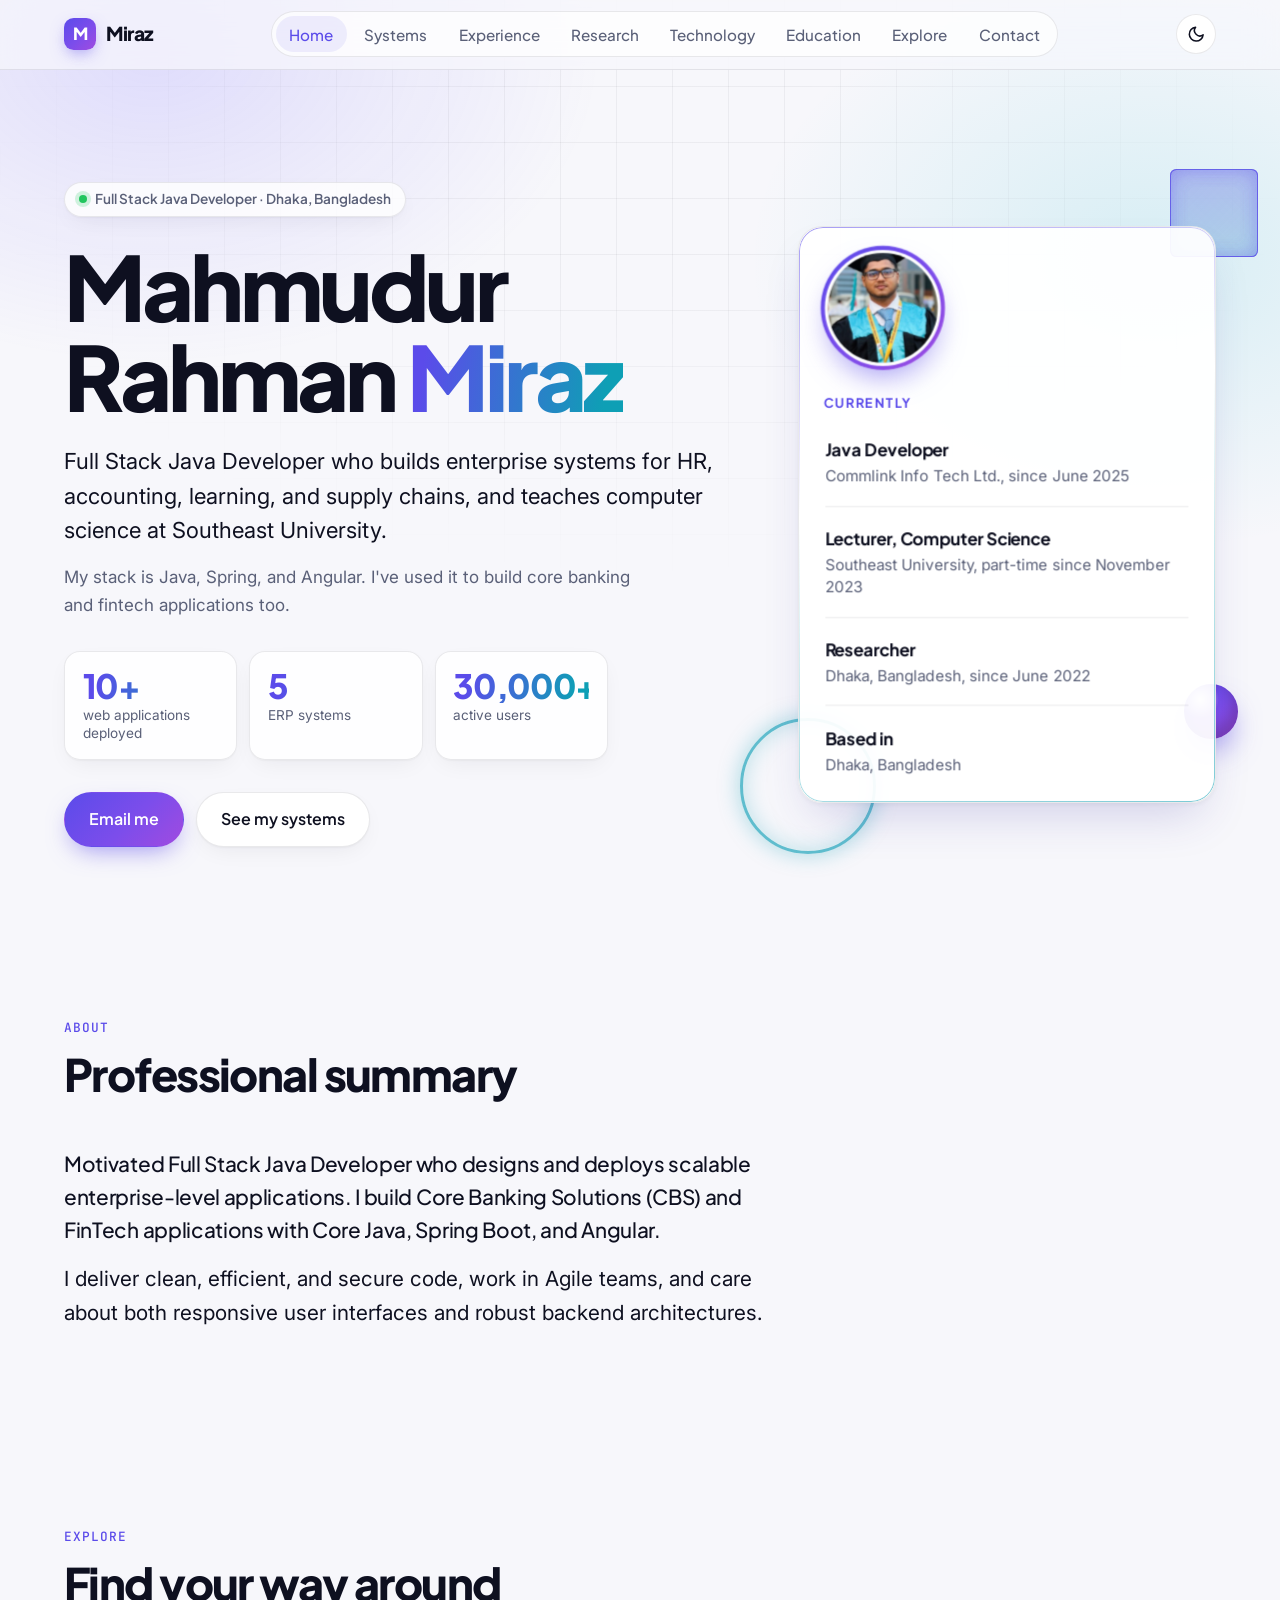
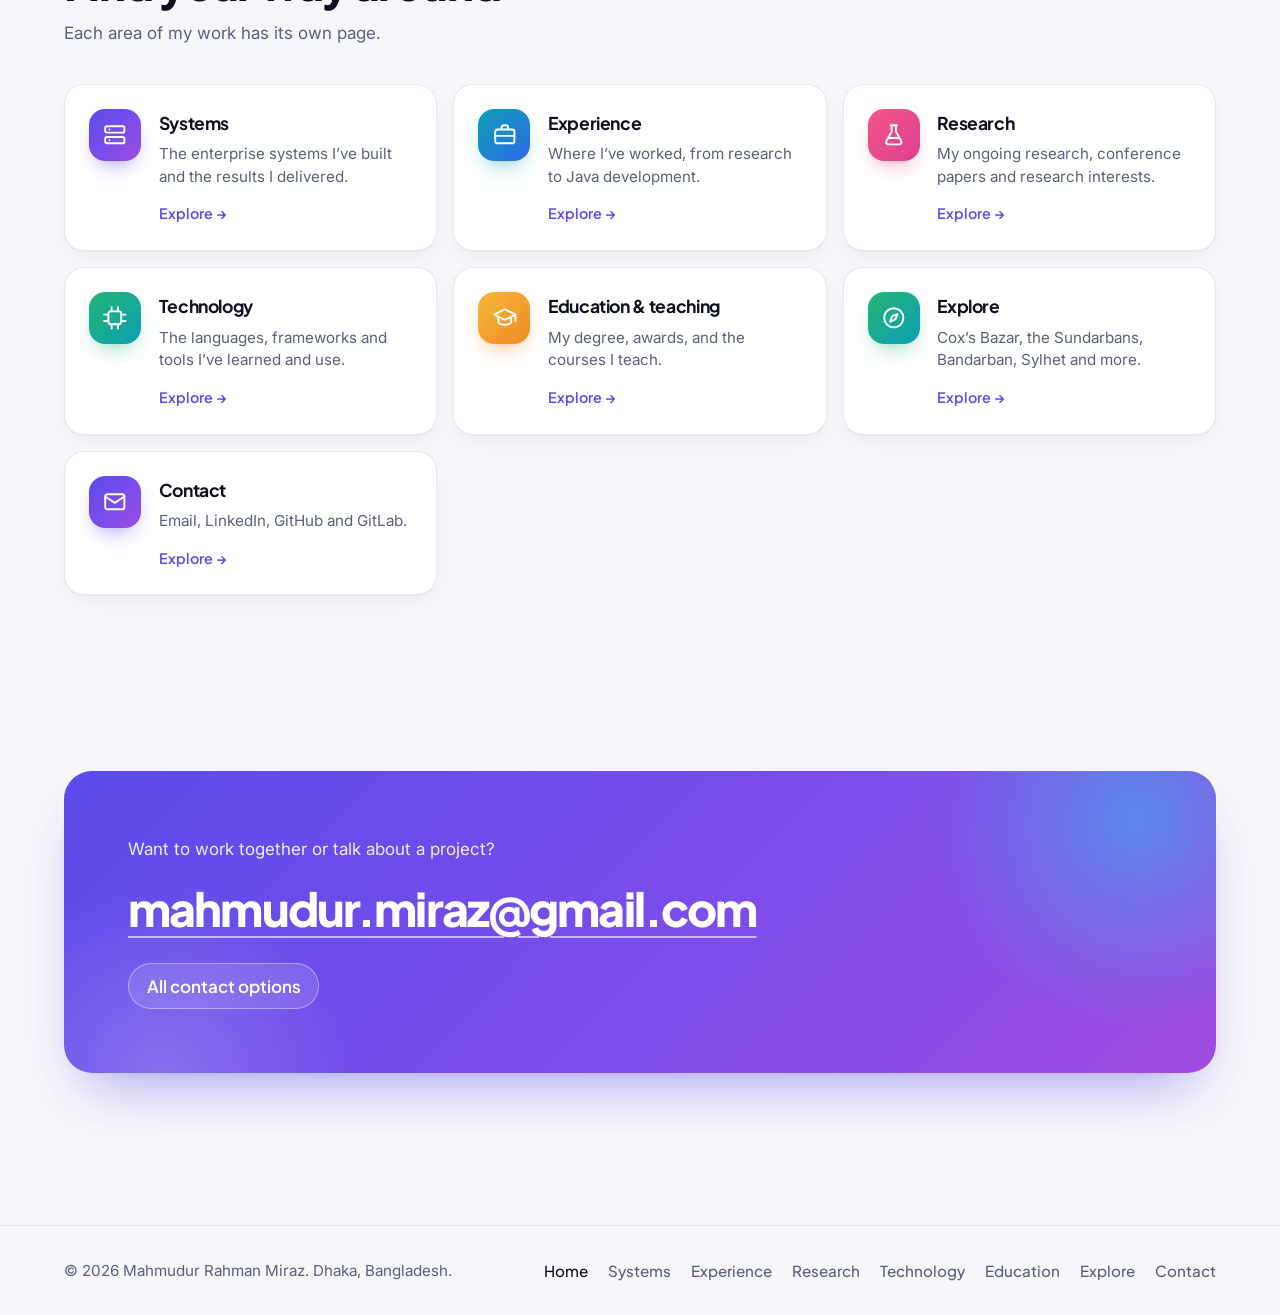
<file: index.html>
<!DOCTYPE html>
<html lang="en">
<head>
<meta charset="utf-8">
<meta name="viewport" content="width=device-width, initial-scale=1, viewport-fit=cover">
<title>Mahmudur Rahman Miraz – Full Stack Java Developer</title>
<meta name="description" content="Portfolio of Mahmudur Rahman Miraz, a Full Stack Java Developer and adjunct lecturer in Dhaka, Bangladesh. Enterprise systems built with Java, Spring and Angular.">
<meta property="og:title" content="Mahmudur Rahman Miraz – Full Stack Java Developer">
<meta property="og:description" content="Portfolio of Mahmudur Rahman Miraz, a Full Stack Java Developer and adjunct lecturer in Dhaka, Bangladesh. Enterprise systems built with Java, Spring and Angular.">
<meta property="og:image" content="https://mrmiraz.github.io/assets/miraz.jpg">
<meta name="twitter:card" content="summary">
<link rel="canonical" href="https://mrmiraz.github.io/">
<link rel="icon" type="image/jpeg" href="assets/miraz.jpg">
<link rel="preconnect" href="https://fonts.googleapis.com">
<link rel="preconnect" href="https://fonts.gstatic.com" crossorigin>
<link href="https://fonts.googleapis.com/css2?family=Inter:wght@400..700&family=JetBrains+Mono:wght@500;700&family=Plus+Jakarta+Sans:wght@500..800&display=swap" rel="stylesheet">
<script>
  try {
    var saved = localStorage.getItem('theme');
    if (saved === 'light' || saved === 'dark') document.documentElement.dataset.theme = saved;
  } catch (e) {}
</script>
<link rel="stylesheet" href="assets/css/site.css?v=6c3742a2">
</head>
<body>
<a class="skip-link" href="#main">Skip to content</a>

<header class="site-header">
  <div class="wrap bar">
    <a class="brand" href="index.html"><span class="brand-mark" aria-hidden="true">M</span>Miraz</a>
    <nav class="nav" aria-label="Pages">
      <ul>
        <li><a href="index.html" aria-current="page">Home</a></li>
        <li><a href="systems.html">Systems</a></li>
        <li><a href="experience.html">Experience</a></li>
        <li><a href="research.html">Research</a></li>
        <li><a href="technology.html">Technology</a></li>
        <li><a href="education.html">Education</a></li>
        <li><a href="explore.html">Explore</a></li>
        <li><a href="contact.html">Contact</a></li>
      </ul>
    </nav>
    <button class="theme" id="theme" type="button" aria-label="Switch to dark theme" data-mode="light">
      <svg class="i-moon" viewBox="0 0 24 24" fill="none" stroke="currentColor" stroke-width="2" stroke-linecap="round" stroke-linejoin="round" aria-hidden="true"><path d="M21 12.8A9 9 0 1 1 11.2 3a7 7 0 0 0 9.8 9.8z"/></svg>
      <svg class="i-sun" viewBox="0 0 24 24" fill="none" stroke="currentColor" stroke-width="2" stroke-linecap="round" stroke-linejoin="round" aria-hidden="true"><circle cx="12" cy="12" r="4"/><path d="M12 2v2M12 20v2M4.9 4.9l1.4 1.4M17.7 17.7l1.4 1.4M2 12h2M20 12h2M4.9 19.1l1.4-1.4M17.7 6.3l1.4-1.4"/></svg>
    </button>
  </div>
</header>

<main id="main" class="home pg-index">
  <section class="hero" id="top">
    <div class="wrap hero-grid">
      <div>
        <p class="eyebrow" data-rise style="--i:0">Full Stack Java Developer · Dhaka, Bangladesh</p>
        <h1 data-rise style="--i:1">Mahmudur Rahman <span class="grad">Miraz</span></h1>
        <p class="lede" data-rise style="--i:2">Full Stack Java Developer who builds enterprise systems for HR, accounting, learning, and supply chains, and teaches computer science at Southeast University.</p>
        <p class="stack-note" data-rise style="--i:3">My stack is Java, Spring, and Angular. I've used it to build core banking and fintech applications too.</p>
        <ul class="stats" data-rise style="--i:4" aria-label="Highlights">
          <li><strong>10+</strong><span>web applications deployed</span></li>
          <li><strong>5</strong><span>ERP systems</span></li>
          <li><strong>30,000+</strong><span>active users</span></li>
        </ul>
        <div class="actions" data-rise style="--i:5">
          <a class="btn btn-primary" href="mailto:mahmudur.miraz@gmail.com">Email me</a>
          <a class="btn btn-quiet" href="systems.html">See my systems</a>
        </div>
      </div>
      <div class="stage">
        <div class="deco" aria-hidden="true"><div class="px" style="--d:-22"><div class="cube"><i></i><i></i><i></i><i></i><i></i><i></i></div></div><div class="px" style="--d:30"><div class="ring"></div></div><div class="px" style="--d:-12"><div class="orb"></div></div></div>
        <aside class="now" data-rise style="--i:6" aria-labelledby="now-title">
        <div class="avatar-wrap"><div class="avatar-clip"><img class="avatar" src="assets/miraz.jpg" width="640" height="640" alt="Portrait of Mahmudur Rahman Miraz in a graduation gown and cap, making a peace sign"></div></div>
        <h2 class="now-title" id="now-title">Currently</h2>
        <dl>
          <div>
            <dt>Java Developer</dt>
            <dd>Commlink Info Tech Ltd., since June 2025</dd>
          </div>
          <div>
            <dt>Lecturer, Computer Science</dt>
            <dd>Southeast University, part-time since November 2023</dd>
          </div>
          <div>
            <dt>Researcher</dt>
            <dd>Dhaka, Bangladesh, since June 2022</dd>
          </div>
          <div>
            <dt>Based in</dt>
            <dd>Dhaka, Bangladesh</dd>
          </div>
        </dl>
      </aside>
      </div>
    </div>
  </section>

  <section class="section" id="about" aria-labelledby="about-h">
    <div class="wrap section-grid">
      <div class="section-head reveal">
        <span class="kicker">About</span>
        <h2 id="about-h">Professional summary</h2>
      </div>
      <div class="about reveal">
        <p>Motivated Full Stack Java Developer who designs and deploys scalable enterprise-level applications. I build Core Banking Solutions (CBS) and FinTech applications with Core Java, Spring Boot, and Angular.</p>
        <p>I deliver clean, efficient, and secure code, work in Agile teams, and care about both responsive user interfaces and robust backend architectures.</p>
      </div>
    </div>
  </section>

  <section class="section" id="explore" aria-labelledby="explore-h">
    <div class="wrap section-grid">
      <div class="section-head reveal">
        <span class="kicker">Explore</span>
        <h2 id="explore-h">Find your way around</h2>
        <p class="side-note">Each area of my work has its own page.</p>
      </div>
      <ul class="explore reveal">
        <li><a href="systems.html"><span class="ico " aria-hidden="true"><svg viewBox="0 0 24 24" fill="none" stroke="currentColor" stroke-width="1.8" stroke-linecap="round" stroke-linejoin="round"><rect x="3" y="4" width="18" height="6" rx="1.5"/><rect x="3" y="14" width="18" height="6" rx="1.5"/><path d="M7 7h.01M7 17h.01"/></svg></span><h3>Systems</h3><p>The enterprise systems I’ve built and the results I delivered.</p><span class="go">Explore →</span></a></li>
        <li><a href="experience.html"><span class="ico t-cyan" aria-hidden="true"><svg viewBox="0 0 24 24" fill="none" stroke="currentColor" stroke-width="1.8" stroke-linecap="round" stroke-linejoin="round"><rect x="3" y="7" width="18" height="13" rx="2"/><path d="M9 7V5a2 2 0 0 1 2-2h2a2 2 0 0 1 2 2v2M3 13h18"/></svg></span><h3>Experience</h3><p>Where I’ve worked, from research to Java development.</p><span class="go">Explore →</span></a></li>
        <li><a href="research.html"><span class="ico t-rose" aria-hidden="true"><svg viewBox="0 0 24 24" fill="none" stroke="currentColor" stroke-width="1.8" stroke-linecap="round" stroke-linejoin="round"><path d="M9 3h6M10 3v6L5 18a2 2 0 0 0 1.8 3h10.4A2 2 0 0 0 19 18l-5-9V3"/><path d="M7.5 15h9"/></svg></span><h3>Research</h3><p>My ongoing research, conference papers and research interests.</p><span class="go">Explore →</span></a></li>
        <li><a href="technology.html"><span class="ico t-green" aria-hidden="true"><svg viewBox="0 0 24 24" fill="none" stroke="currentColor" stroke-width="1.8" stroke-linecap="round" stroke-linejoin="round"><rect x="6" y="6" width="12" height="12" rx="2"/><path d="M9 2v4M15 2v4M9 18v4M15 18v4M2 9h4M2 15h4M18 9h4M18 15h4"/></svg></span><h3>Technology</h3><p>The languages, frameworks and tools I’ve learned and use.</p><span class="go">Explore →</span></a></li>
        <li><a href="education.html"><span class="ico t-gold" aria-hidden="true"><svg viewBox="0 0 24 24" fill="none" stroke="currentColor" stroke-width="1.8" stroke-linecap="round" stroke-linejoin="round"><path d="M22 9 12 4 2 9l10 5 10-5z"/><path d="M6 11.2v4.6c0 1.2 2.7 2.7 6 2.7s6-1.5 6-2.7v-4.6"/><path d="M22 9v6"/></svg></span><h3>Education &amp; teaching</h3><p>My degree, awards, and the courses I teach.</p><span class="go">Explore →</span></a></li>
        <li><a href="explore.html"><span class="ico t-green" aria-hidden="true"><svg viewBox="0 0 24 24" fill="none" stroke="currentColor" stroke-width="1.8" stroke-linecap="round" stroke-linejoin="round"><circle cx="12" cy="12" r="9"/><path d="m15.5 8.5-2 5-5 2 2-5z"/></svg></span><h3>Explore</h3><p>Cox’s Bazar, the Sundarbans, Bandarban, Sylhet and more.</p><span class="go">Explore →</span></a></li>
        <li><a href="contact.html"><span class="ico " aria-hidden="true"><svg viewBox="0 0 24 24" fill="none" stroke="currentColor" stroke-width="1.8" stroke-linecap="round" stroke-linejoin="round"><rect x="3" y="5" width="18" height="14" rx="2"/><path d="m3 7 9 6 9-6"/></svg></span><h3>Contact</h3><p>Email, LinkedIn, GitHub and GitLab.</p><span class="go">Explore →</span></a></li>
      </ul>
    </div>
  </section>

  <section class="section" aria-label="Get in touch">
    <div class="wrap">
      <div class="contact-card reveal">
        <p class="contact-lede">Want to work together or talk about a project?</p>
        <a class="mail" href="mailto:mahmudur.miraz@gmail.com">mahmudur.miraz@gmail.com</a>
        <ul class="links">
          <li><a href="contact.html">All contact options</a></li>
        </ul>
      </div>
    </div>
  </section>
</main>

<footer class="site-footer">
  <div class="wrap footer-grid">
    <p>© 2026 Mahmudur Rahman Miraz. Dhaka, Bangladesh.</p>
    <nav aria-label="Footer">
      <ul class="footer-nav">
        <li><a href="index.html" aria-current="page">Home</a></li>
        <li><a href="systems.html">Systems</a></li>
        <li><a href="experience.html">Experience</a></li>
        <li><a href="research.html">Research</a></li>
        <li><a href="technology.html">Technology</a></li>
        <li><a href="education.html">Education</a></li>
        <li><a href="explore.html">Explore</a></li>
        <li><a href="contact.html">Contact</a></li>
      </ul>
    </nav>
  </div>
</footer>

<script src="assets/js/site.js?v=96e12c67"></script>
</body>
</html>
</file>
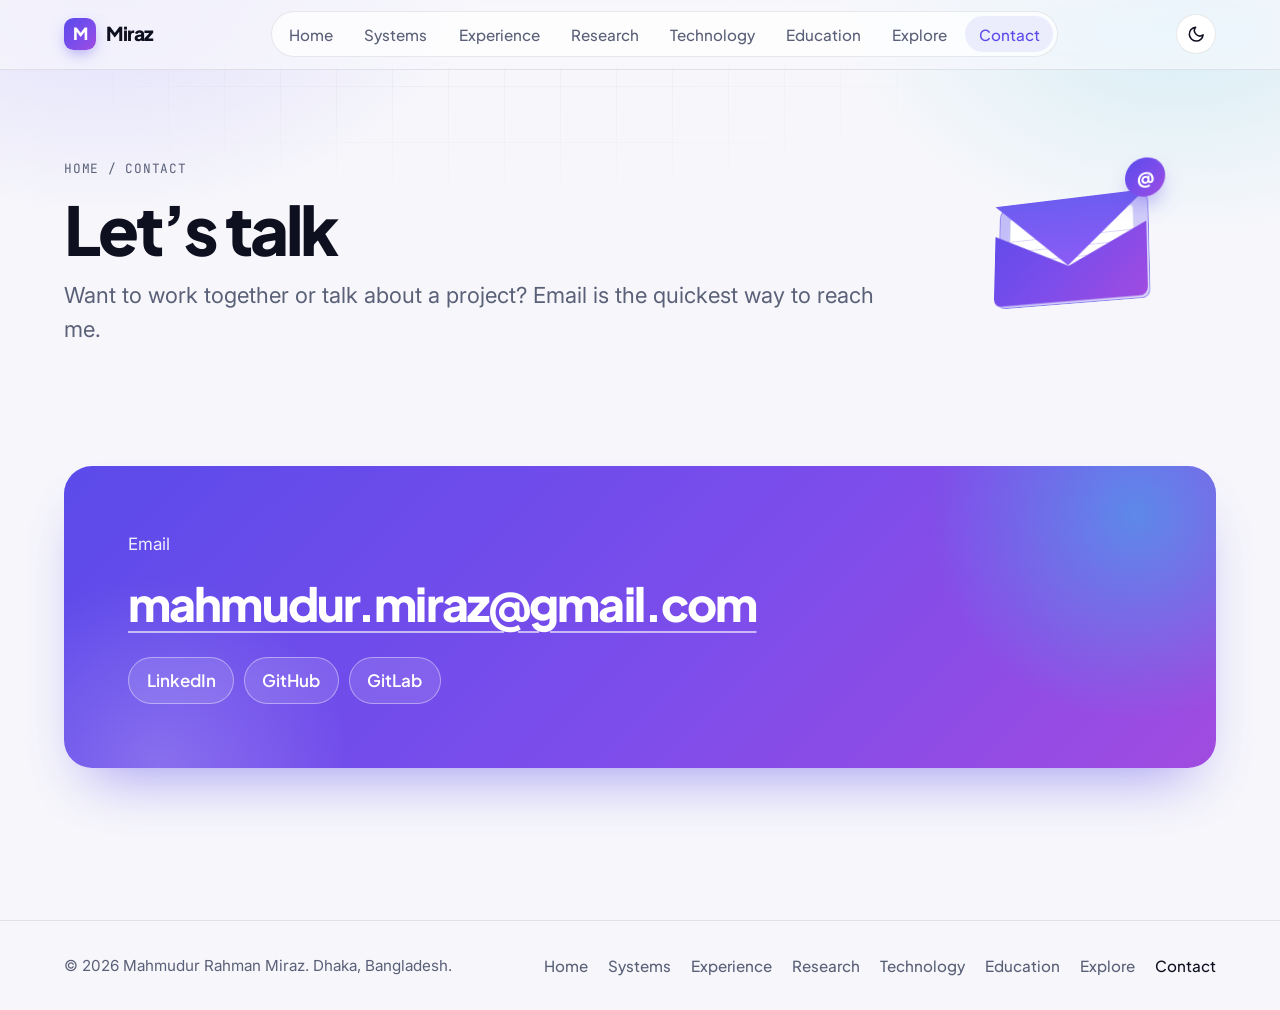
<file: contact.html>
<!DOCTYPE html>
<html lang="en">
<head>
<meta charset="utf-8">
<meta name="viewport" content="width=device-width, initial-scale=1, viewport-fit=cover">
<title>Contact – Mahmudur Rahman Miraz</title>
<meta name="description" content="Contact Mahmudur Rahman Miraz by email, LinkedIn, GitHub or GitLab.">
<meta property="og:title" content="Contact – Mahmudur Rahman Miraz">
<meta property="og:description" content="Contact Mahmudur Rahman Miraz by email, LinkedIn, GitHub or GitLab.">
<meta property="og:image" content="https://mrmiraz.github.io/assets/miraz.jpg">
<meta name="twitter:card" content="summary">
<link rel="canonical" href="https://mrmiraz.github.io/contact.html">
<link rel="icon" type="image/jpeg" href="assets/miraz.jpg">
<link rel="preconnect" href="https://fonts.googleapis.com">
<link rel="preconnect" href="https://fonts.gstatic.com" crossorigin>
<link href="https://fonts.googleapis.com/css2?family=Inter:wght@400..700&family=JetBrains+Mono:wght@500;700&family=Plus+Jakarta+Sans:wght@500..800&display=swap" rel="stylesheet">
<script>
  try {
    var saved = localStorage.getItem('theme');
    if (saved === 'light' || saved === 'dark') document.documentElement.dataset.theme = saved;
  } catch (e) {}
</script>
<link rel="stylesheet" href="assets/css/site.css?v=6c3742a2">
</head>
<body>
<a class="skip-link" href="#main">Skip to content</a>

<header class="site-header">
  <div class="wrap bar">
    <a class="brand" href="index.html"><span class="brand-mark" aria-hidden="true">M</span>Miraz</a>
    <nav class="nav" aria-label="Pages">
      <ul>
        <li><a href="index.html">Home</a></li>
        <li><a href="systems.html">Systems</a></li>
        <li><a href="experience.html">Experience</a></li>
        <li><a href="research.html">Research</a></li>
        <li><a href="technology.html">Technology</a></li>
        <li><a href="education.html">Education</a></li>
        <li><a href="explore.html">Explore</a></li>
        <li><a href="contact.html" aria-current="page">Contact</a></li>
      </ul>
    </nav>
    <button class="theme" id="theme" type="button" aria-label="Switch to dark theme" data-mode="light">
      <svg class="i-moon" viewBox="0 0 24 24" fill="none" stroke="currentColor" stroke-width="2" stroke-linecap="round" stroke-linejoin="round" aria-hidden="true"><path d="M21 12.8A9 9 0 1 1 11.2 3a7 7 0 0 0 9.8 9.8z"/></svg>
      <svg class="i-sun" viewBox="0 0 24 24" fill="none" stroke="currentColor" stroke-width="2" stroke-linecap="round" stroke-linejoin="round" aria-hidden="true"><circle cx="12" cy="12" r="4"/><path d="M12 2v2M12 20v2M4.9 4.9l1.4 1.4M17.7 17.7l1.4 1.4M2 12h2M20 12h2M4.9 19.1l1.4-1.4M17.7 6.3l1.4-1.4"/></svg>
    </button>
  </div>
</header>

<main id="main" class="page-body pg-contact">
  <section class="page-head">
    <div class="wrap">
      <div class="deco scene" aria-hidden="true"><div class="px" style="--d:-18"><div class="mail3d"><i class="eb"></i><i class="lt"></i><i class="ef"></i><i class="fl"></i><u class="at">@</u></div></div></div>
      <p class="crumbs" data-rise style="--i:0"><a href="index.html">Home</a> / Contact</p>
      <h1 data-rise style="--i:1">Let’s talk</h1>
      <p class="lede" data-rise style="--i:2">Want to work together or talk about a project? Email is the quickest way to reach me.</p>
    </div>
  </section>

  <section class="section" id="contact" aria-label="Contact">
    <div class="wrap">
      <div class="contact-card reveal">
        <p class="contact-lede">Email</p>
        <a class="mail" href="mailto:mahmudur.miraz@gmail.com">mahmudur.miraz@gmail.com</a>
        <ul class="links">
          <li><a href="https://www.linkedin.com/in/mrmiraz/" target="_blank" rel="noopener noreferrer">LinkedIn</a></li>
          <li><a href="https://github.com/mrmiraz" target="_blank" rel="noopener noreferrer">GitHub</a></li>
          <li><a href="https://gitlab.com/mrmiraz" target="_blank" rel="noopener noreferrer">GitLab</a></li>
        </ul>
      </div>
    </div>
  </section>
</main>

<footer class="site-footer">
  <div class="wrap footer-grid">
    <p>© 2026 Mahmudur Rahman Miraz. Dhaka, Bangladesh.</p>
    <nav aria-label="Footer">
      <ul class="footer-nav">
        <li><a href="index.html">Home</a></li>
        <li><a href="systems.html">Systems</a></li>
        <li><a href="experience.html">Experience</a></li>
        <li><a href="research.html">Research</a></li>
        <li><a href="technology.html">Technology</a></li>
        <li><a href="education.html">Education</a></li>
        <li><a href="explore.html">Explore</a></li>
        <li><a href="contact.html" aria-current="page">Contact</a></li>
      </ul>
    </nav>
  </div>
</footer>

<script src="assets/js/site.js?v=96e12c67"></script>
</body>
</html>
</file>
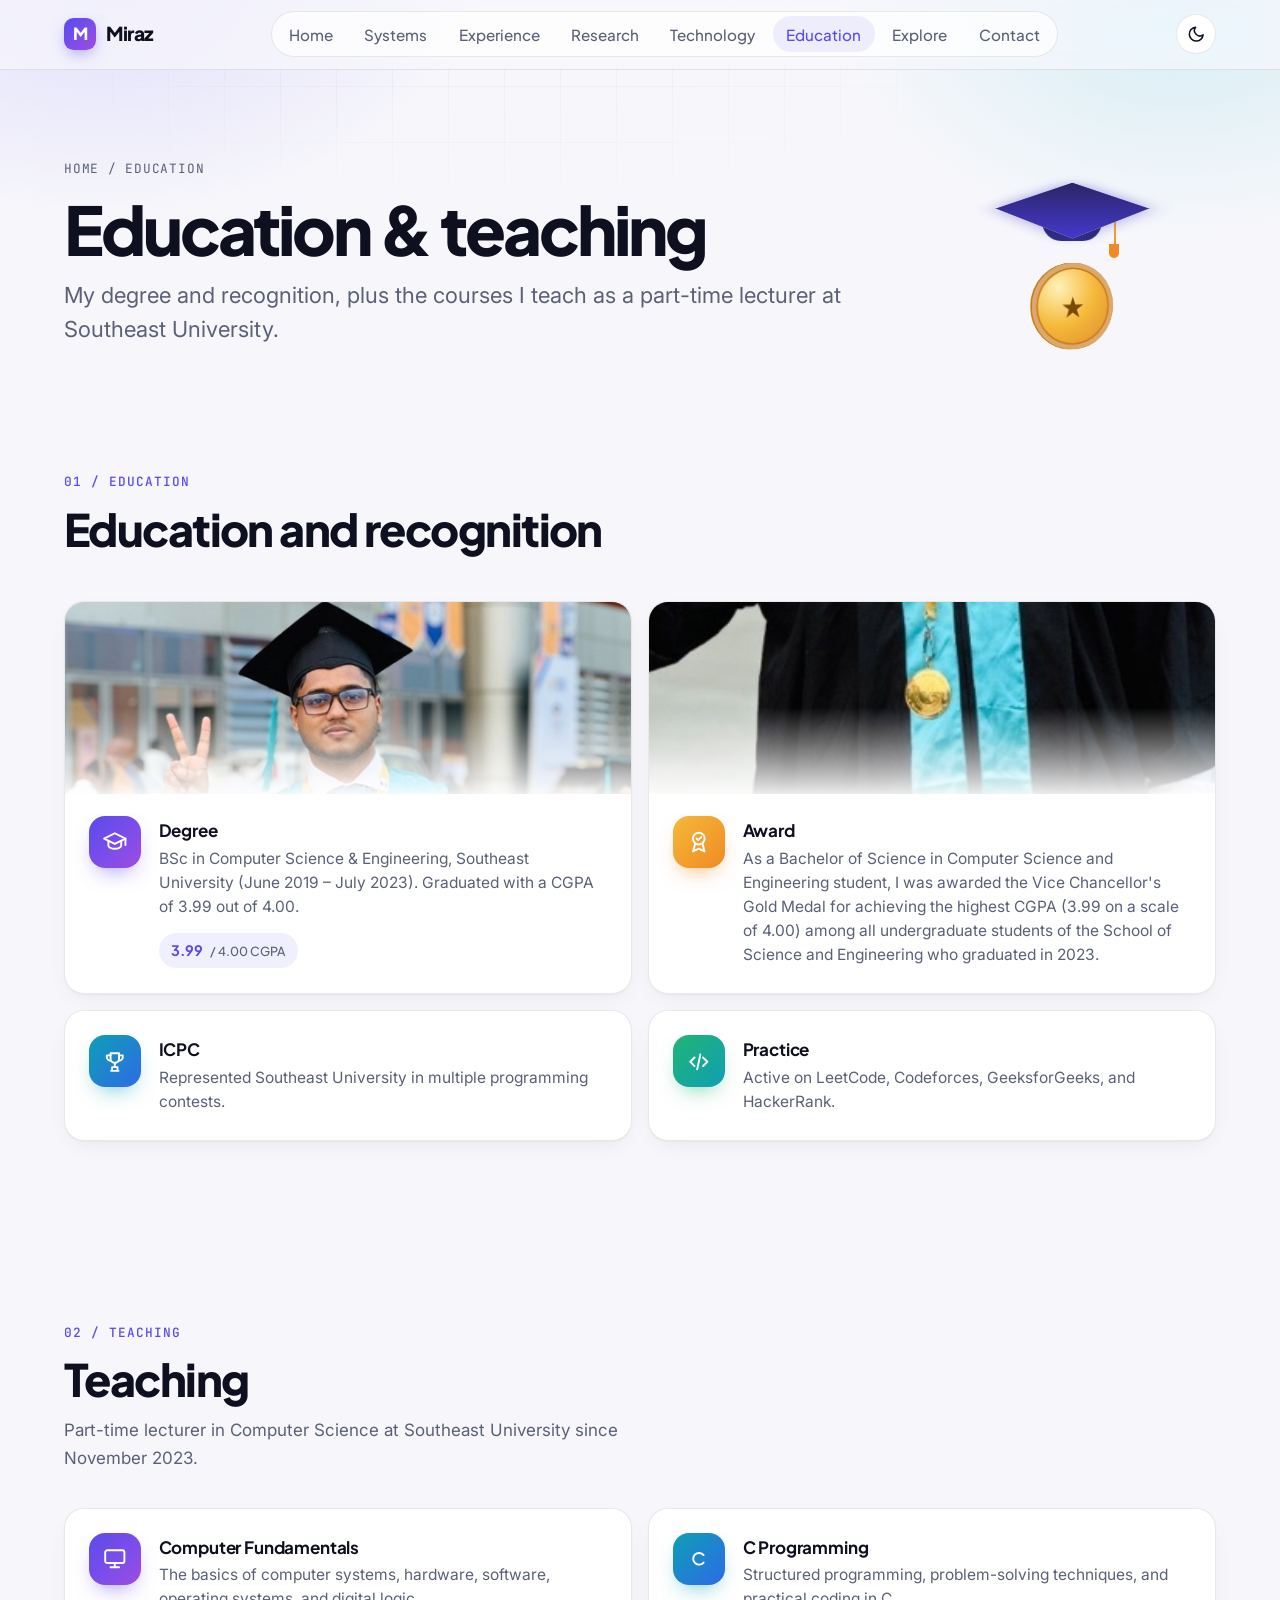
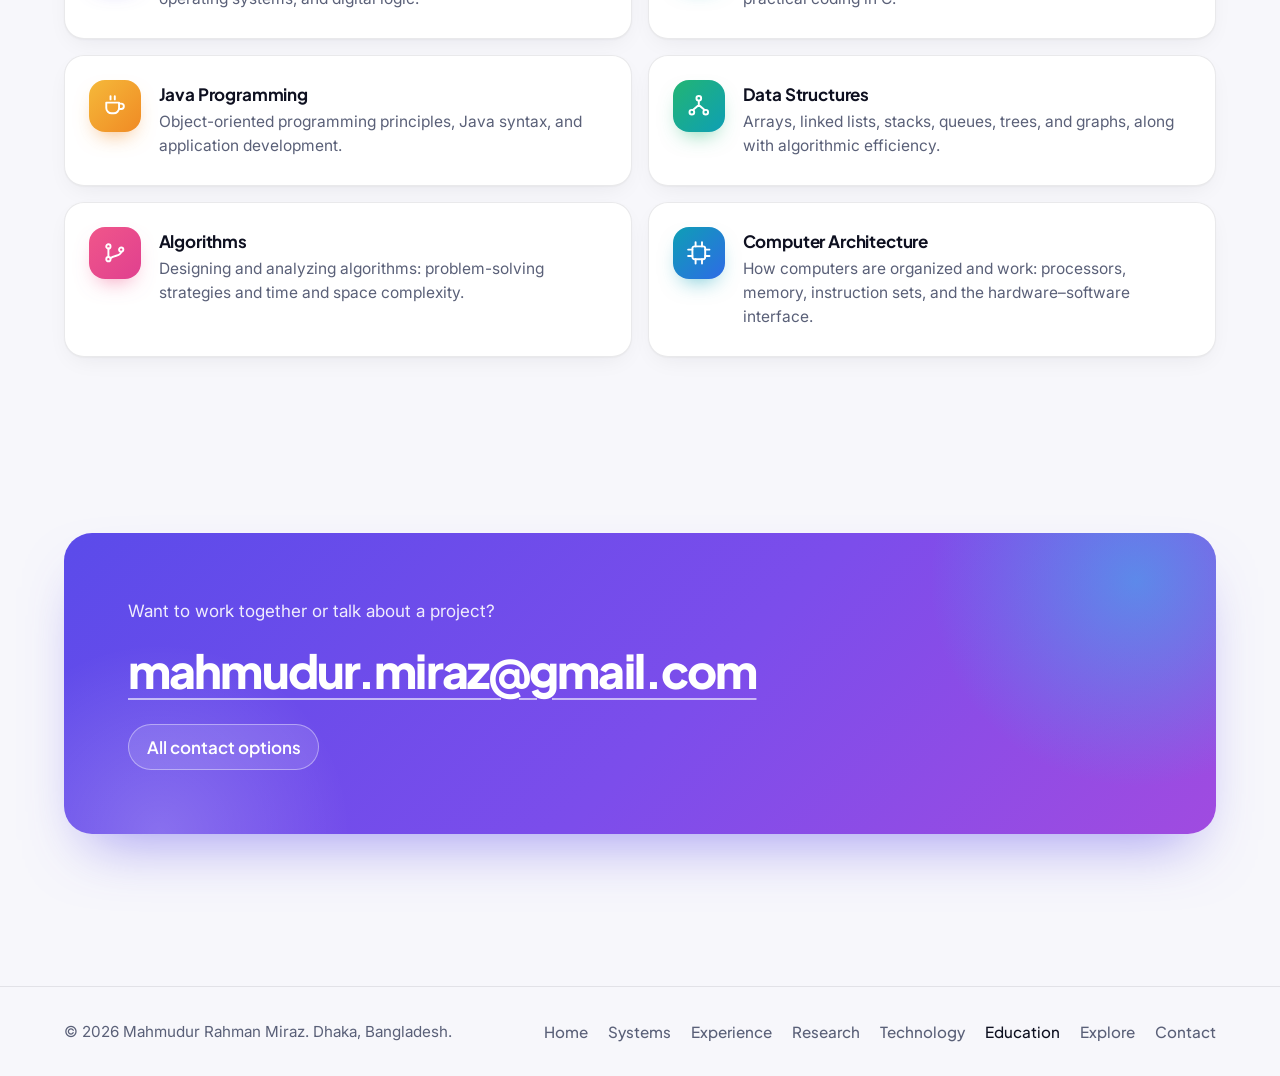
<file: education.html>
<!DOCTYPE html>
<html lang="en">
<head>
<meta charset="utf-8">
<meta name="viewport" content="width=device-width, initial-scale=1, viewport-fit=cover">
<title>Education – Mahmudur Rahman Miraz</title>
<meta name="description" content="Education, awards and teaching of Mahmudur Rahman Miraz: BSc CSE with 3.99 CGPA and Vice Chancellor’s Gold Medal.">
<meta property="og:title" content="Education – Mahmudur Rahman Miraz">
<meta property="og:description" content="Education, awards and teaching of Mahmudur Rahman Miraz: BSc CSE with 3.99 CGPA and Vice Chancellor’s Gold Medal.">
<meta property="og:image" content="https://mrmiraz.github.io/assets/miraz.jpg">
<meta name="twitter:card" content="summary">
<link rel="canonical" href="https://mrmiraz.github.io/education.html">
<link rel="icon" type="image/jpeg" href="assets/miraz.jpg">
<link rel="preconnect" href="https://fonts.googleapis.com">
<link rel="preconnect" href="https://fonts.gstatic.com" crossorigin>
<link href="https://fonts.googleapis.com/css2?family=Inter:wght@400..700&family=JetBrains+Mono:wght@500;700&family=Plus+Jakarta+Sans:wght@500..800&display=swap" rel="stylesheet">
<script>
  try {
    var saved = localStorage.getItem('theme');
    if (saved === 'light' || saved === 'dark') document.documentElement.dataset.theme = saved;
  } catch (e) {}
</script>
<link rel="stylesheet" href="assets/css/site.css?v=6c3742a2">
</head>
<body>
<a class="skip-link" href="#main">Skip to content</a>

<header class="site-header">
  <div class="wrap bar">
    <a class="brand" href="index.html"><span class="brand-mark" aria-hidden="true">M</span>Miraz</a>
    <nav class="nav" aria-label="Pages">
      <ul>
        <li><a href="index.html">Home</a></li>
        <li><a href="systems.html">Systems</a></li>
        <li><a href="experience.html">Experience</a></li>
        <li><a href="research.html">Research</a></li>
        <li><a href="technology.html">Technology</a></li>
        <li><a href="education.html" aria-current="page">Education</a></li>
        <li><a href="explore.html">Explore</a></li>
        <li><a href="contact.html">Contact</a></li>
      </ul>
    </nav>
    <button class="theme" id="theme" type="button" aria-label="Switch to dark theme" data-mode="light">
      <svg class="i-moon" viewBox="0 0 24 24" fill="none" stroke="currentColor" stroke-width="2" stroke-linecap="round" stroke-linejoin="round" aria-hidden="true"><path d="M21 12.8A9 9 0 1 1 11.2 3a7 7 0 0 0 9.8 9.8z"/></svg>
      <svg class="i-sun" viewBox="0 0 24 24" fill="none" stroke="currentColor" stroke-width="2" stroke-linecap="round" stroke-linejoin="round" aria-hidden="true"><circle cx="12" cy="12" r="4"/><path d="M12 2v2M12 20v2M4.9 4.9l1.4 1.4M17.7 17.7l1.4 1.4M2 12h2M20 12h2M4.9 19.1l1.4-1.4M17.7 6.3l1.4-1.4"/></svg>
    </button>
  </div>
</header>

<main id="main" class="page-body pg-education">
  <section class="page-head">
    <div class="wrap">
      <div class="deco scene" aria-hidden="true"><div class="px" style="--d:-16"><div class="edu"><div class="cap"><i class="bd"></i><i class="sk"></i><i class="ts"></i></div><div class="coin"><i class="ed" style="--z:-.12"></i><i class="ed" style="--z:-.06"></i><i class="ed" style="--z:0"></i><i class="ed" style="--z:.06"></i><i class="ed" style="--z:.12"></i><i class="fc">★</i><i class="bc">3.99</i></div></div></div></div>
      <p class="crumbs" data-rise style="--i:0"><a href="index.html">Home</a> / Education</p>
      <h1 data-rise style="--i:1">Education &amp; teaching</h1>
      <p class="lede" data-rise style="--i:2">My degree and recognition, plus the courses I teach as a part-time lecturer at Southeast University.</p>
    </div>
  </section>

  <section class="section" id="education" aria-labelledby="education-h">
    <div class="wrap section-grid">
      <div class="section-head reveal">
        <span class="kicker">01 / Education</span>
        <h2 id="education-h">Education and recognition</h2>
      </div>
      <dl class="rows wide icons reveal">
        <div class="has-photo">
          <div class="card-photo p-degree"><img src="assets/miraz.jpg" width="640" height="640" loading="lazy" decoding="async" alt="Mahmudur Rahman Miraz in a graduation cap and gown at his Southeast University convocation"></div>
          <span class="ico " aria-hidden="true"><svg viewBox="0 0 24 24" fill="none" stroke="currentColor" stroke-width="1.8" stroke-linecap="round" stroke-linejoin="round"><path d="M22 9 12 4 2 9l10 5 10-5z"/><path d="M6 11.2v4.6c0 1.2 2.7 2.7 6 2.7s6-1.5 6-2.7v-4.6"/><path d="M22 9v6"/></svg></span>
          <dt>Degree</dt>
          <dd>BSc in Computer Science &amp; Engineering, Southeast University (June 2019 – July 2023). Graduated with a CGPA of 3.99 out of 4.00.</dd>
          <span class="badge">3.99 <small>/ 4.00 CGPA</small></span>
        </div>
        <div class="has-photo">
          <div class="card-photo p-award"><img src="assets/miraz.jpg" width="640" height="640" loading="lazy" decoding="async" alt="The Vice Chancellor’s Gold Medal hanging on a yellow ribbon over a graduation gown"></div>
          <span class="ico t-gold" aria-hidden="true"><svg viewBox="0 0 24 24" fill="none" stroke="currentColor" stroke-width="1.8" stroke-linecap="round" stroke-linejoin="round"><circle cx="12" cy="9" r="5.5"/><path d="m8.6 13.6-2 7.4 5.4-2.6 5.4 2.6-2-7.4"/><path d="m10 9 1.4 1.4L14.2 7.6"/></svg></span>
          <dt>Award</dt>
          <dd>As a Bachelor of Science in Computer Science and Engineering student, I was awarded the Vice Chancellor's Gold Medal for achieving the highest CGPA (3.99 on a scale of 4.00) among all undergraduate students of the School of Science and Engineering who graduated in 2023.</dd>
        </div>
        <div>
          <span class="ico t-cyan" aria-hidden="true"><svg viewBox="0 0 24 24" fill="none" stroke="currentColor" stroke-width="1.8" stroke-linecap="round" stroke-linejoin="round"><path d="M8 4h8v5a4 4 0 0 1-8 0V4z"/><path d="M8 6H4.5v1.5A3.5 3.5 0 0 0 8 11"/><path d="M16 6h3.5v1.5A3.5 3.5 0 0 1 16 11"/><path d="M12 13v4"/><path d="M8.5 20.5h7M9.5 17h5v3.5h-5z"/></svg></span>
          <dt>ICPC</dt>
          <dd>Represented Southeast University in multiple programming contests.</dd>
        </div>
        <div>
          <span class="ico t-green" aria-hidden="true"><svg viewBox="0 0 24 24" fill="none" stroke="currentColor" stroke-width="1.8" stroke-linecap="round" stroke-linejoin="round"><path d="m8 8-4 4 4 4"/><path d="m16 8 4 4-4 4"/><path d="m13.5 5-3 14"/></svg></span>
          <dt>Practice</dt>
          <dd>Active on LeetCode, Codeforces, GeeksforGeeks, and HackerRank.</dd>
        </div>
      </dl>
    </div>
  </section>

  <section class="section" id="teaching" aria-labelledby="teaching-h">
    <div class="wrap section-grid">
      <div class="section-head reveal">
        <span class="kicker">02 / Teaching</span>
        <h2 id="teaching-h">Teaching</h2>
        <p class="side-note">Part-time lecturer in Computer Science at Southeast University since November 2023.</p>
      </div>
      <dl class="rows wide icons reveal">
        <div>
          <span class="ico " aria-hidden="true"><svg viewBox="0 0 24 24" fill="none" stroke="currentColor" stroke-width="1.8" stroke-linecap="round" stroke-linejoin="round"><rect x="3" y="4" width="18" height="12" rx="2"/><path d="M8 20h8M12 16v4"/></svg></span>
          <dt>Computer Fundamentals</dt>
          <dd>The basics of computer systems, hardware, software, operating systems, and digital logic.</dd>
        </div>
        <div>
          <span class="ico t-cyan" aria-hidden="true"><svg viewBox="0 0 24 24" fill="none" stroke="currentColor" stroke-width="1.8" stroke-linecap="round" stroke-linejoin="round"><path d="M16.5 8.5a5.5 5.5 0 1 0 0 7"/></svg></span>
          <dt>C Programming</dt>
          <dd>Structured programming, problem-solving techniques, and practical coding in C.</dd>
        </div>
        <div>
          <span class="ico t-gold" aria-hidden="true"><svg viewBox="0 0 24 24" fill="none" stroke="currentColor" stroke-width="1.8" stroke-linecap="round" stroke-linejoin="round"><path d="M4 9h12v5a5 5 0 0 1-5 5H9a5 5 0 0 1-5-5V9z"/><path d="M16 10h2a2.5 2.5 0 0 1 0 5h-2"/><path d="M8 3v3M12 3v3"/></svg></span>
          <dt>Java Programming</dt>
          <dd>Object-oriented programming principles, Java syntax, and application development.</dd>
        </div>
        <div>
          <span class="ico t-green" aria-hidden="true"><svg viewBox="0 0 24 24" fill="none" stroke="currentColor" stroke-width="1.8" stroke-linecap="round" stroke-linejoin="round"><circle cx="12" cy="5" r="2.2"/><circle cx="5.5" cy="18" r="2.2"/><circle cx="18.5" cy="18" r="2.2"/><path d="M12 7.2v4M12 11.2 6.5 16M12 11.2l5.5 4.8"/></svg></span>
          <dt>Data Structures</dt>
          <dd>Arrays, linked lists, stacks, queues, trees, and graphs, along with algorithmic efficiency.</dd>
        </div>
        <div>
          <span class="ico t-rose" aria-hidden="true"><svg viewBox="0 0 24 24" fill="none" stroke="currentColor" stroke-width="1.8" stroke-linecap="round" stroke-linejoin="round"><circle cx="6" cy="6" r="2"/><circle cx="6" cy="18" r="2"/><circle cx="18" cy="9" r="2"/><path d="M6 8v8M18 11c0 4-6 3-10 6"/></svg></span>
          <dt>Algorithms</dt>
          <dd>Designing and analyzing algorithms: problem-solving strategies and time and space complexity.</dd>
        </div>
        <div>
          <span class="ico t-cyan" aria-hidden="true"><svg viewBox="0 0 24 24" fill="none" stroke="currentColor" stroke-width="1.8" stroke-linecap="round" stroke-linejoin="round"><rect x="6" y="6" width="12" height="12" rx="2"/><path d="M9 2v4M15 2v4M9 18v4M15 18v4M2 9h4M2 15h4M18 9h4M18 15h4"/></svg></span>
          <dt>Computer Architecture</dt>
          <dd>How computers are organized and work: processors, memory, instruction sets, and the hardware–software interface.</dd>
        </div>
      </dl>
    </div>
  </section>

  <section class="section" aria-label="Get in touch">
    <div class="wrap">
      <div class="contact-card reveal">
        <p class="contact-lede">Want to work together or talk about a project?</p>
        <a class="mail" href="mailto:mahmudur.miraz@gmail.com">mahmudur.miraz@gmail.com</a>
        <ul class="links">
          <li><a href="contact.html">All contact options</a></li>
        </ul>
      </div>
    </div>
  </section>
</main>

<footer class="site-footer">
  <div class="wrap footer-grid">
    <p>© 2026 Mahmudur Rahman Miraz. Dhaka, Bangladesh.</p>
    <nav aria-label="Footer">
      <ul class="footer-nav">
        <li><a href="index.html">Home</a></li>
        <li><a href="systems.html">Systems</a></li>
        <li><a href="experience.html">Experience</a></li>
        <li><a href="research.html">Research</a></li>
        <li><a href="technology.html">Technology</a></li>
        <li><a href="education.html" aria-current="page">Education</a></li>
        <li><a href="explore.html">Explore</a></li>
        <li><a href="contact.html">Contact</a></li>
      </ul>
    </nav>
  </div>
</footer>

<script src="assets/js/site.js?v=96e12c67"></script>
</body>
</html>
</file>
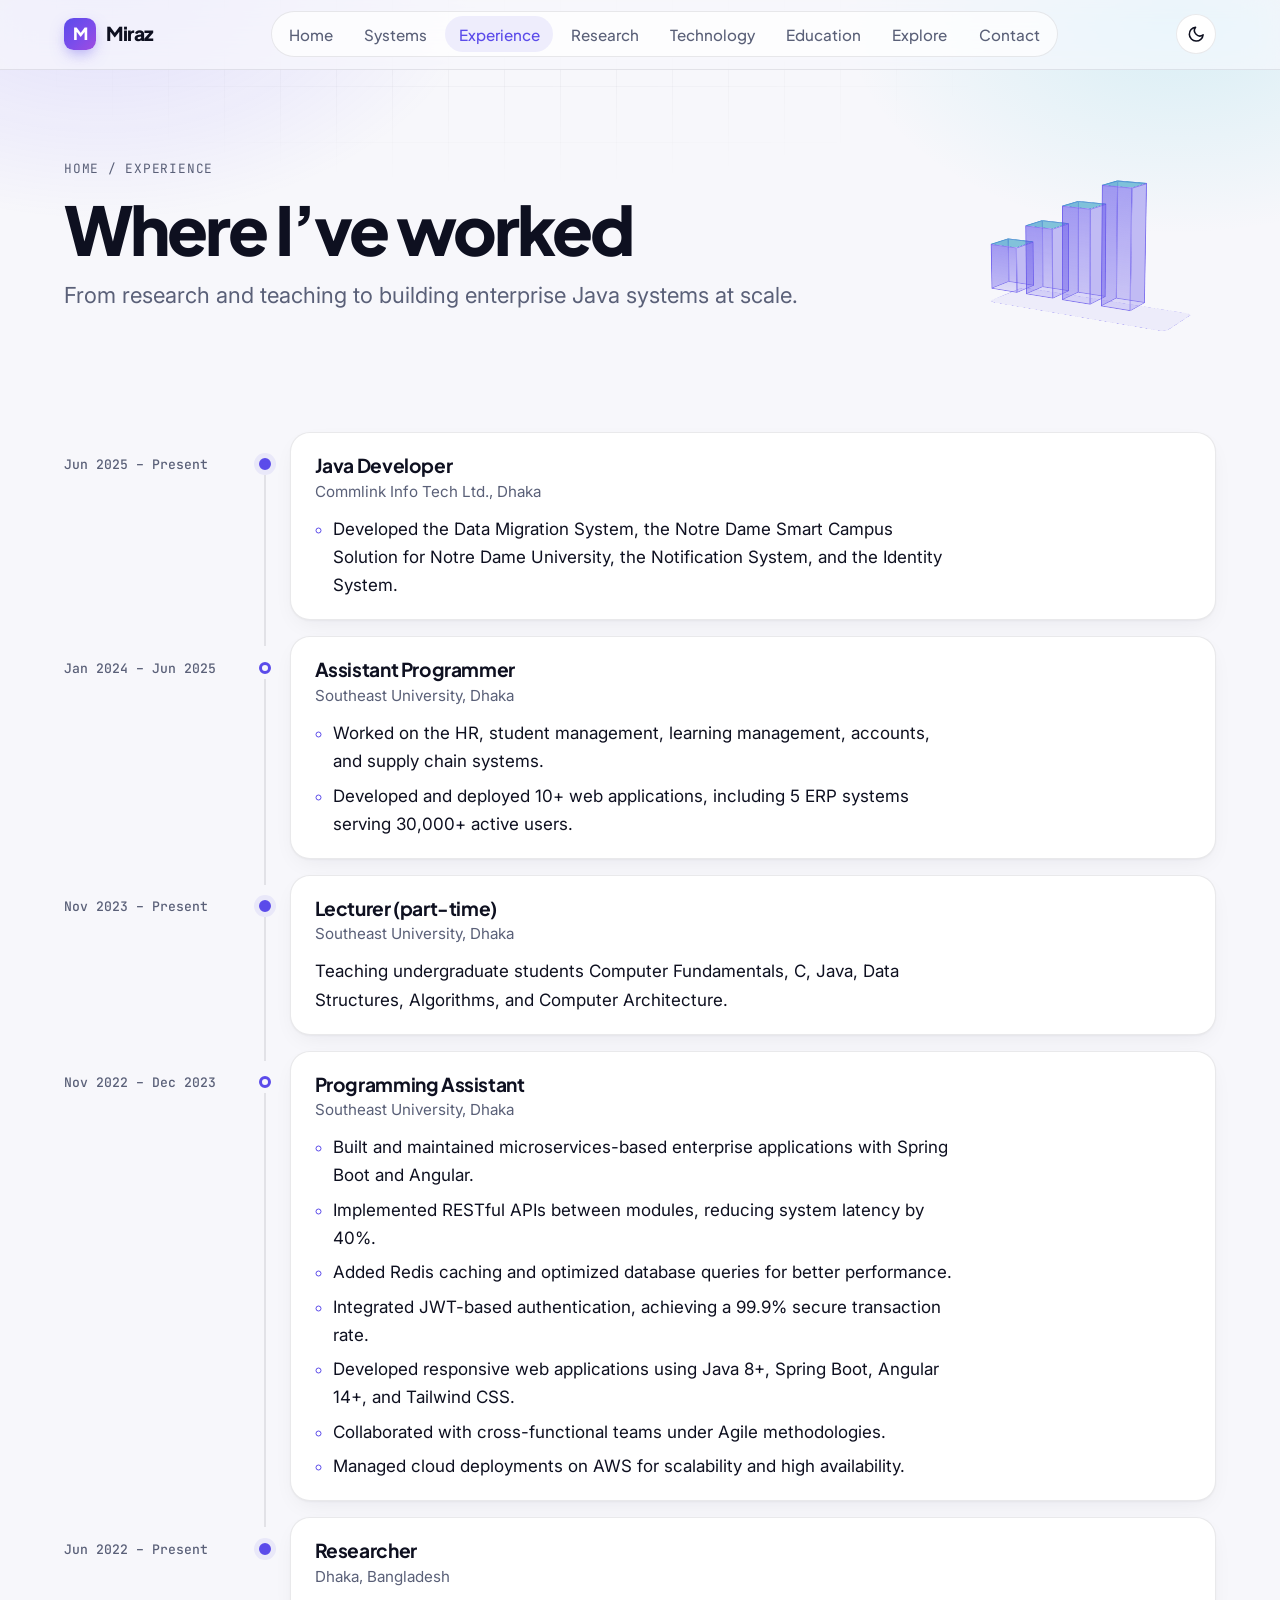
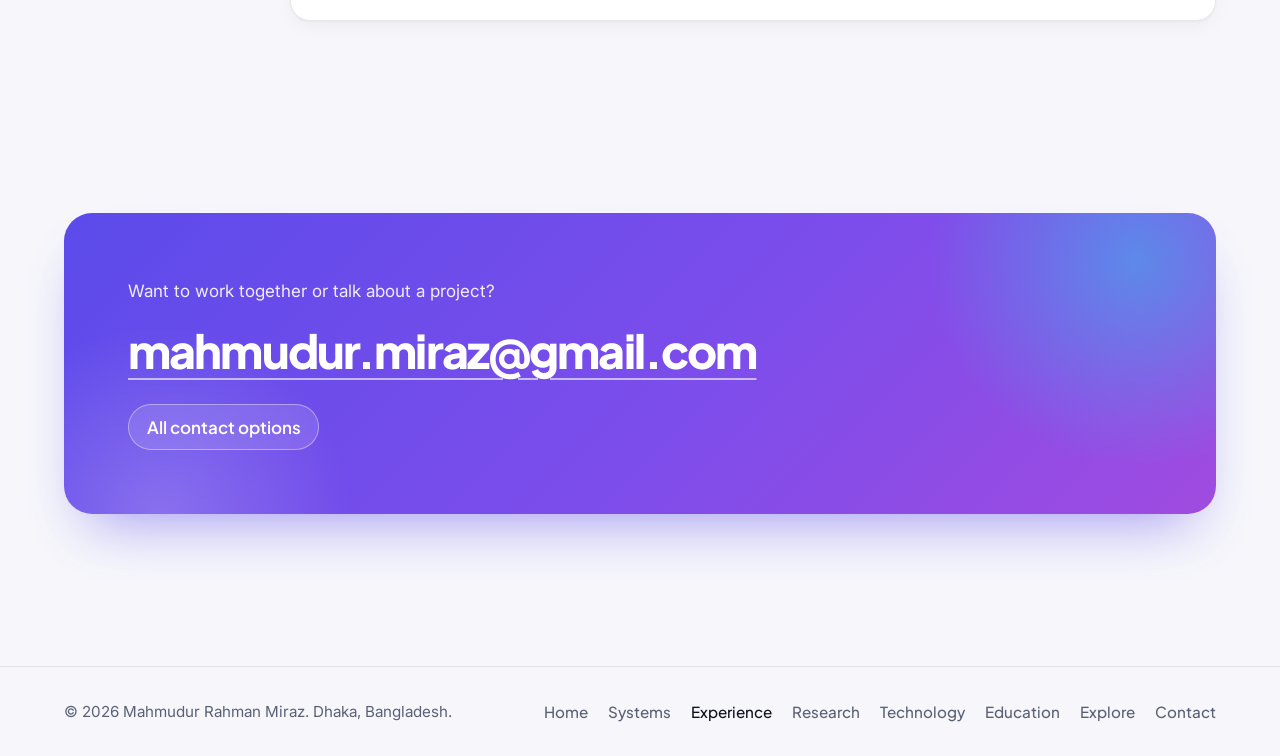
<file: experience.html>
<!DOCTYPE html>
<html lang="en">
<head>
<meta charset="utf-8">
<meta name="viewport" content="width=device-width, initial-scale=1, viewport-fit=cover">
<title>Experience – Mahmudur Rahman Miraz</title>
<meta name="description" content="Work history of Mahmudur Rahman Miraz: Java Developer, Assistant Programmer, Lecturer, Programming Assistant and Researcher.">
<meta property="og:title" content="Experience – Mahmudur Rahman Miraz">
<meta property="og:description" content="Work history of Mahmudur Rahman Miraz: Java Developer, Assistant Programmer, Lecturer, Programming Assistant and Researcher.">
<meta property="og:image" content="https://mrmiraz.github.io/assets/miraz.jpg">
<meta name="twitter:card" content="summary">
<link rel="canonical" href="https://mrmiraz.github.io/experience.html">
<link rel="icon" type="image/jpeg" href="assets/miraz.jpg">
<link rel="preconnect" href="https://fonts.googleapis.com">
<link rel="preconnect" href="https://fonts.gstatic.com" crossorigin>
<link href="https://fonts.googleapis.com/css2?family=Inter:wght@400..700&family=JetBrains+Mono:wght@500;700&family=Plus+Jakarta+Sans:wght@500..800&display=swap" rel="stylesheet">
<script>
  try {
    var saved = localStorage.getItem('theme');
    if (saved === 'light' || saved === 'dark') document.documentElement.dataset.theme = saved;
  } catch (e) {}
</script>
<link rel="stylesheet" href="assets/css/site.css?v=6c3742a2">
</head>
<body>
<a class="skip-link" href="#main">Skip to content</a>

<header class="site-header">
  <div class="wrap bar">
    <a class="brand" href="index.html"><span class="brand-mark" aria-hidden="true">M</span>Miraz</a>
    <nav class="nav" aria-label="Pages">
      <ul>
        <li><a href="index.html">Home</a></li>
        <li><a href="systems.html">Systems</a></li>
        <li><a href="experience.html" aria-current="page">Experience</a></li>
        <li><a href="research.html">Research</a></li>
        <li><a href="technology.html">Technology</a></li>
        <li><a href="education.html">Education</a></li>
        <li><a href="explore.html">Explore</a></li>
        <li><a href="contact.html">Contact</a></li>
      </ul>
    </nav>
    <button class="theme" id="theme" type="button" aria-label="Switch to dark theme" data-mode="light">
      <svg class="i-moon" viewBox="0 0 24 24" fill="none" stroke="currentColor" stroke-width="2" stroke-linecap="round" stroke-linejoin="round" aria-hidden="true"><path d="M21 12.8A9 9 0 1 1 11.2 3a7 7 0 0 0 9.8 9.8z"/></svg>
      <svg class="i-sun" viewBox="0 0 24 24" fill="none" stroke="currentColor" stroke-width="2" stroke-linecap="round" stroke-linejoin="round" aria-hidden="true"><circle cx="12" cy="12" r="4"/><path d="M12 2v2M12 20v2M4.9 4.9l1.4 1.4M17.7 17.7l1.4 1.4M2 12h2M20 12h2M4.9 19.1l1.4-1.4M17.7 6.3l1.4-1.4"/></svg>
    </button>
  </div>
</header>

<main id="main" class="page-body pg-experience">
  <section class="page-head">
    <div class="wrap">
      <div class="deco scene" aria-hidden="true"><div class="px" style="--d:-18"><div class="exp"><i class="base"></i><div class="bar" style="--k:0;--h:3rem"><i class="fr"></i><i class="rt"></i><i class="lf"></i><i class="bk"></i><i class="tp"></i></div><div class="bar" style="--k:1;--h:4.5rem"><i class="fr"></i><i class="rt"></i><i class="lf"></i><i class="bk"></i><i class="tp"></i></div><div class="bar" style="--k:2;--h:6rem"><i class="fr"></i><i class="rt"></i><i class="lf"></i><i class="bk"></i><i class="tp"></i></div><div class="bar" style="--k:3;--h:7.5rem"><i class="fr"></i><i class="rt"></i><i class="lf"></i><i class="bk"></i><i class="tp"></i></div></div></div></div>
      <p class="crumbs" data-rise style="--i:0"><a href="index.html">Home</a> / Experience</p>
      <h1 data-rise style="--i:1">Where I’ve worked</h1>
      <p class="lede" data-rise style="--i:2">From research and teaching to building enterprise Java systems at scale.</p>
    </div>
  </section>

  <section class="section" id="experience" aria-label="Work history">
    <div class="wrap">
      <ol class="timeline reveal">
        <li class="job current">
          <p class="when">Jun 2025 – Present</p>
          <div class="what">
            <h3>Java Developer</h3>
            <p class="org">Commlink Info Tech Ltd., Dhaka</p>
            <ul>
              <li>Developed the Data Migration System, the Notre Dame Smart Campus Solution for Notre Dame University, the Notification System, and the Identity System.</li>
            </ul>
          </div>
        </li>
        <li class="job">
          <p class="when">Jan 2024 – Jun 2025</p>
          <div class="what">
            <h3>Assistant Programmer</h3>
            <p class="org">Southeast University, Dhaka</p>
            <ul>
              <li>Worked on the HR, student management, learning management, accounts, and supply chain systems.</li>
              <li>Developed and deployed 10+ web applications, including 5 ERP systems serving 30,000+ active users.</li>
            </ul>
          </div>
        </li>
        <li class="job current">
          <p class="when">Nov 2023 – Present</p>
          <div class="what">
            <h3>Lecturer (part-time)</h3>
            <p class="org">Southeast University, Dhaka</p>
            <p class="copy">Teaching undergraduate students Computer Fundamentals, C, Java, Data Structures, Algorithms, and Computer Architecture.</p>
          </div>
        </li>
        <li class="job">
          <p class="when">Nov 2022 – Dec 2023</p>
          <div class="what">
            <h3>Programming Assistant</h3>
            <p class="org">Southeast University, Dhaka</p>
            <ul>
              <li>Built and maintained microservices-based enterprise applications with Spring Boot and Angular.</li>
              <li>Implemented RESTful APIs between modules, reducing system latency by 40%.</li>
              <li>Added Redis caching and optimized database queries for better performance.</li>
              <li>Integrated JWT-based authentication, achieving a 99.9% secure transaction rate.</li>
              <li>Developed responsive web applications using Java 8+, Spring Boot, Angular 14+, and Tailwind CSS.</li>
              <li>Collaborated with cross-functional teams under Agile methodologies.</li>
              <li>Managed cloud deployments on AWS for scalability and high availability.</li>
            </ul>
          </div>
        </li>
        <li class="job current">
          <p class="when">Jun 2022 – Present</p>
          <div class="what">
            <h3>Researcher</h3>
            <p class="org">Dhaka, Bangladesh</p>
          </div>
        </li>
      </ol>
    </div>
  </section>

  <section class="section" aria-label="Get in touch">
    <div class="wrap">
      <div class="contact-card reveal">
        <p class="contact-lede">Want to work together or talk about a project?</p>
        <a class="mail" href="mailto:mahmudur.miraz@gmail.com">mahmudur.miraz@gmail.com</a>
        <ul class="links">
          <li><a href="contact.html">All contact options</a></li>
        </ul>
      </div>
    </div>
  </section>
</main>

<footer class="site-footer">
  <div class="wrap footer-grid">
    <p>© 2026 Mahmudur Rahman Miraz. Dhaka, Bangladesh.</p>
    <nav aria-label="Footer">
      <ul class="footer-nav">
        <li><a href="index.html">Home</a></li>
        <li><a href="systems.html">Systems</a></li>
        <li><a href="experience.html" aria-current="page">Experience</a></li>
        <li><a href="research.html">Research</a></li>
        <li><a href="technology.html">Technology</a></li>
        <li><a href="education.html">Education</a></li>
        <li><a href="explore.html">Explore</a></li>
        <li><a href="contact.html">Contact</a></li>
      </ul>
    </nav>
  </div>
</footer>

<script src="assets/js/site.js?v=96e12c67"></script>
</body>
</html>
</file>
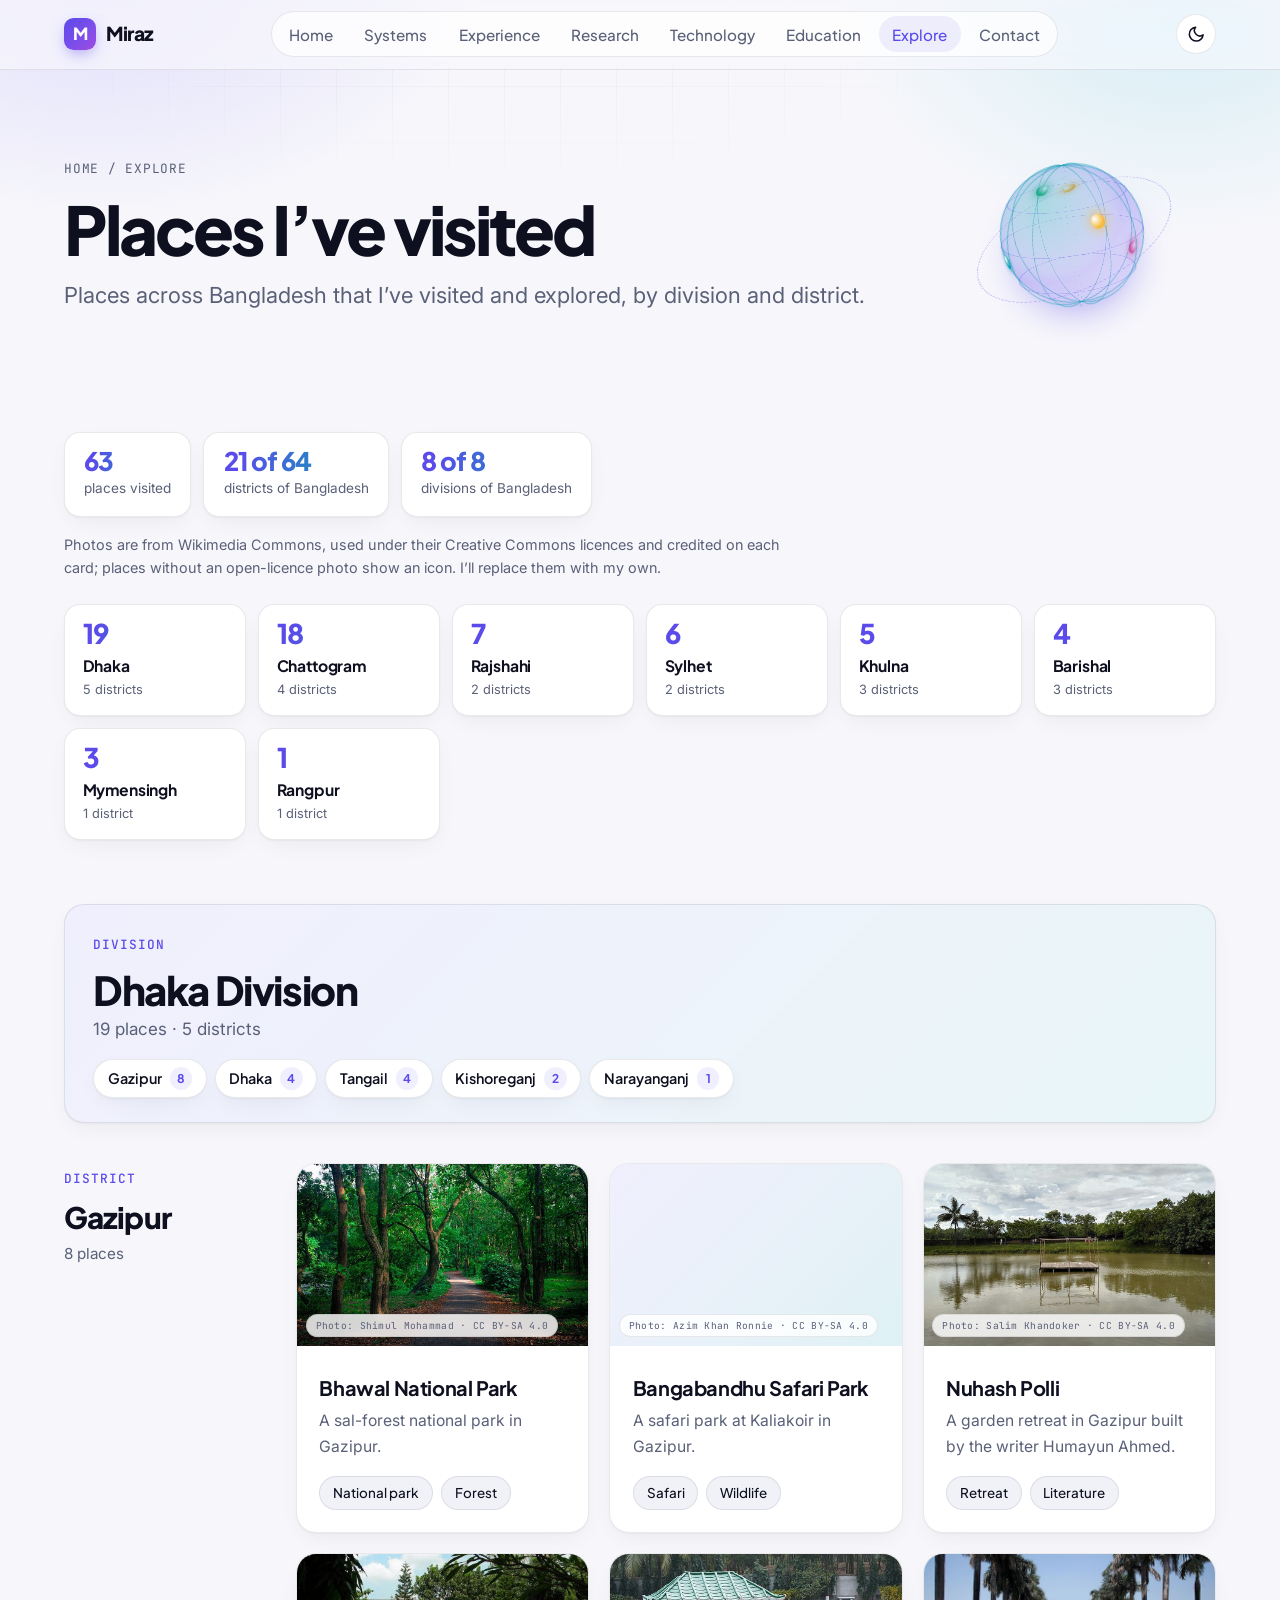
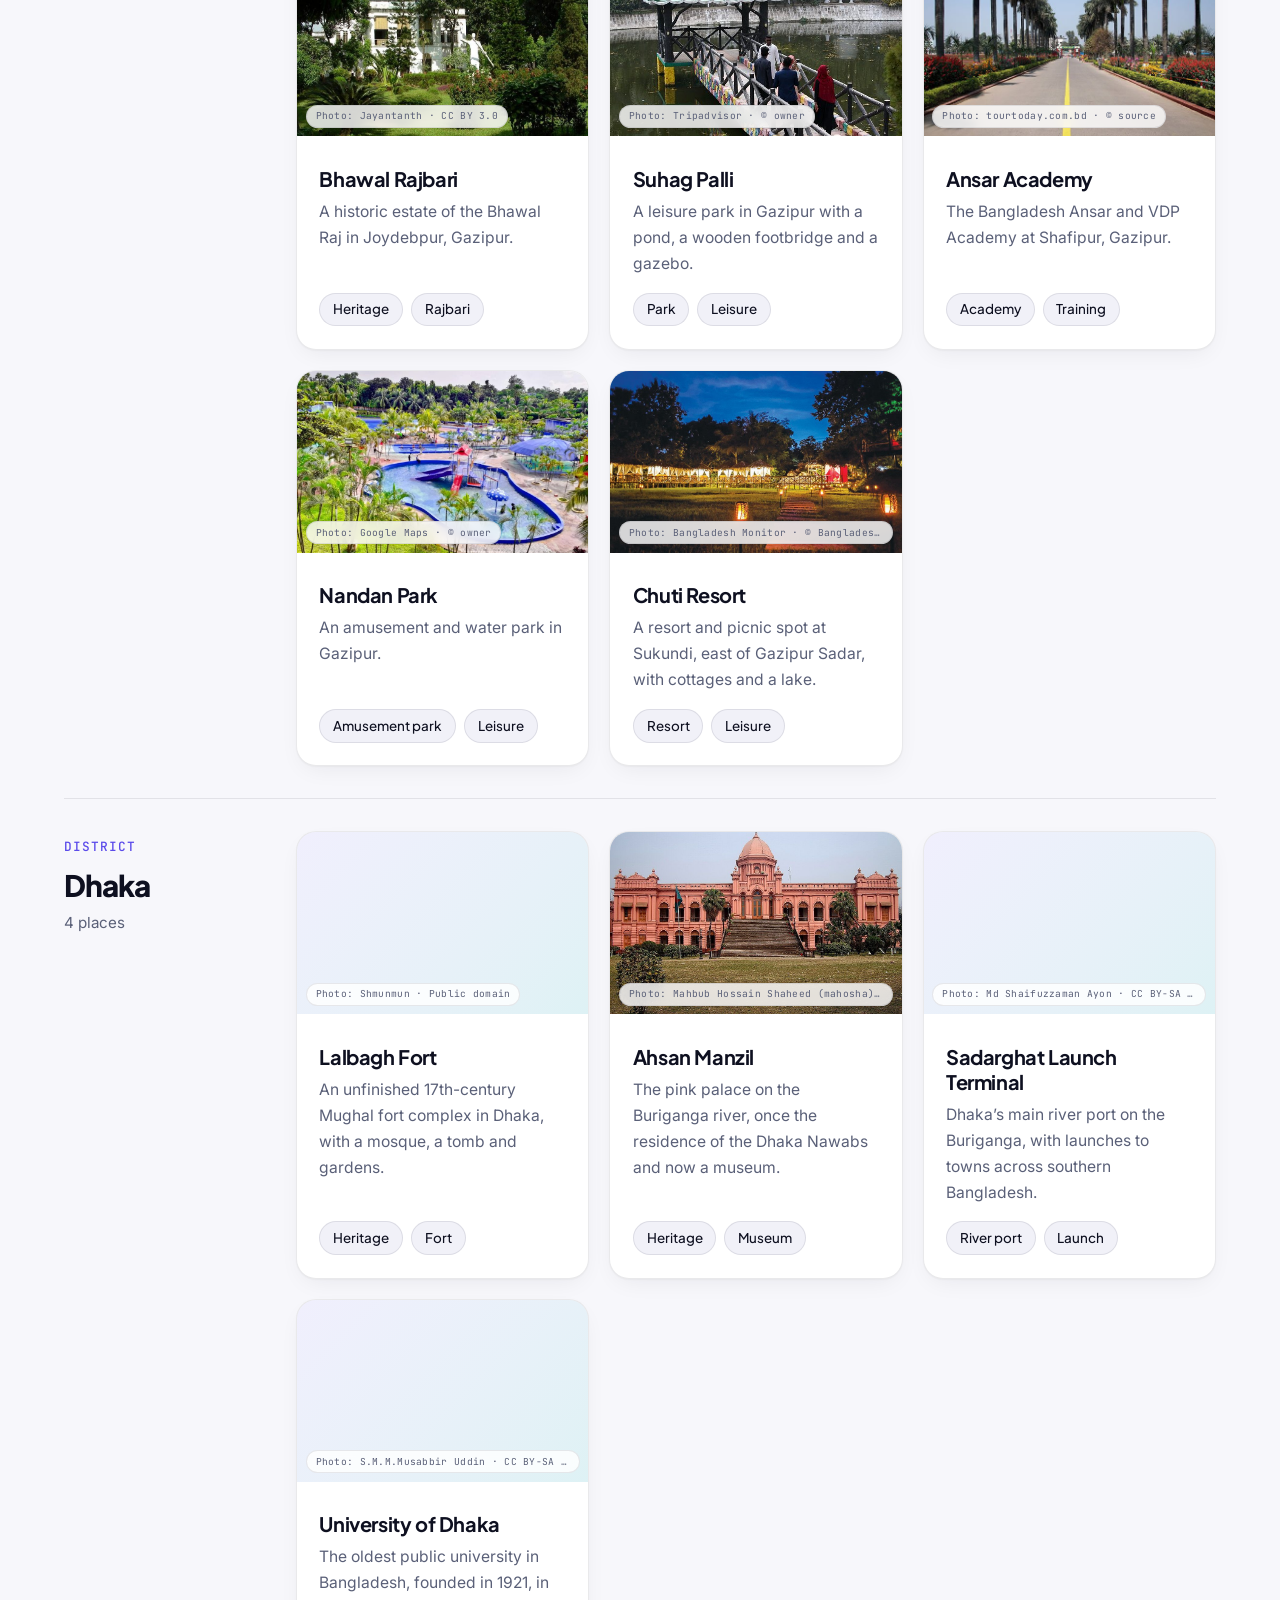
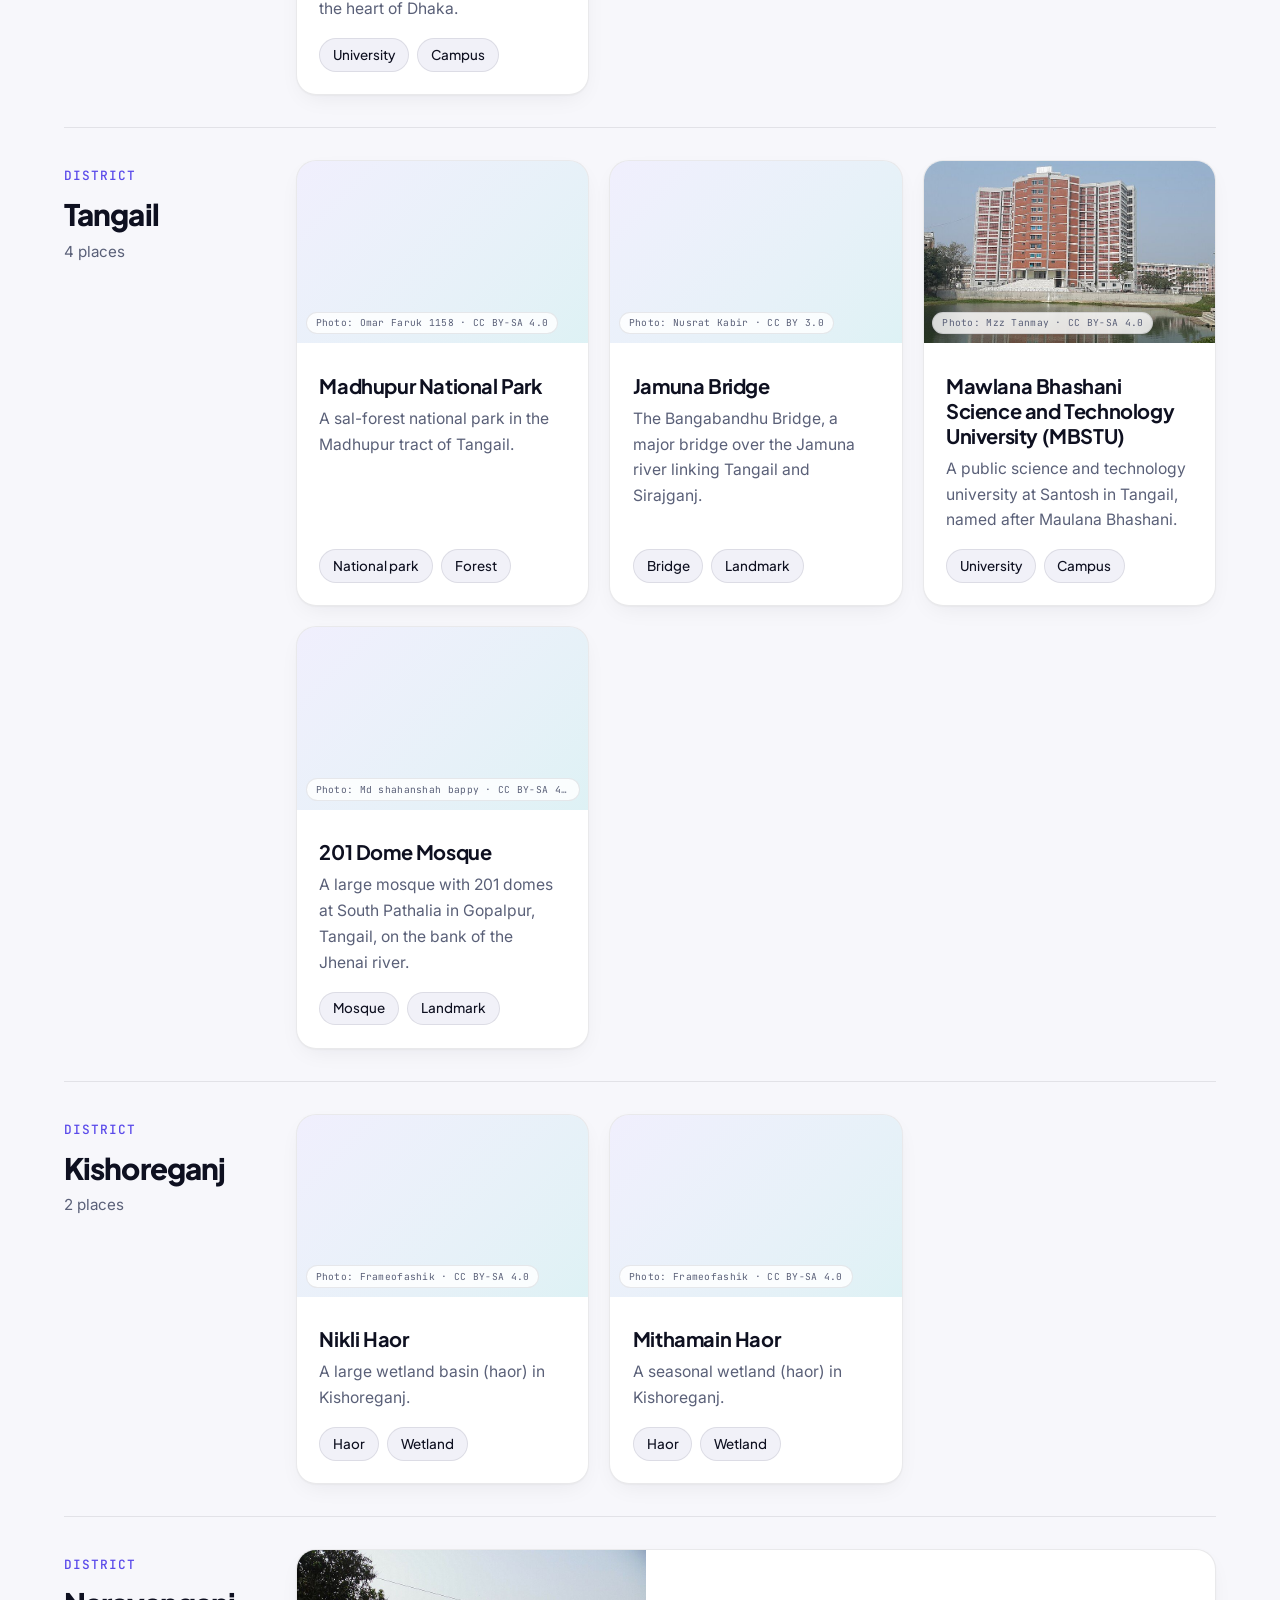
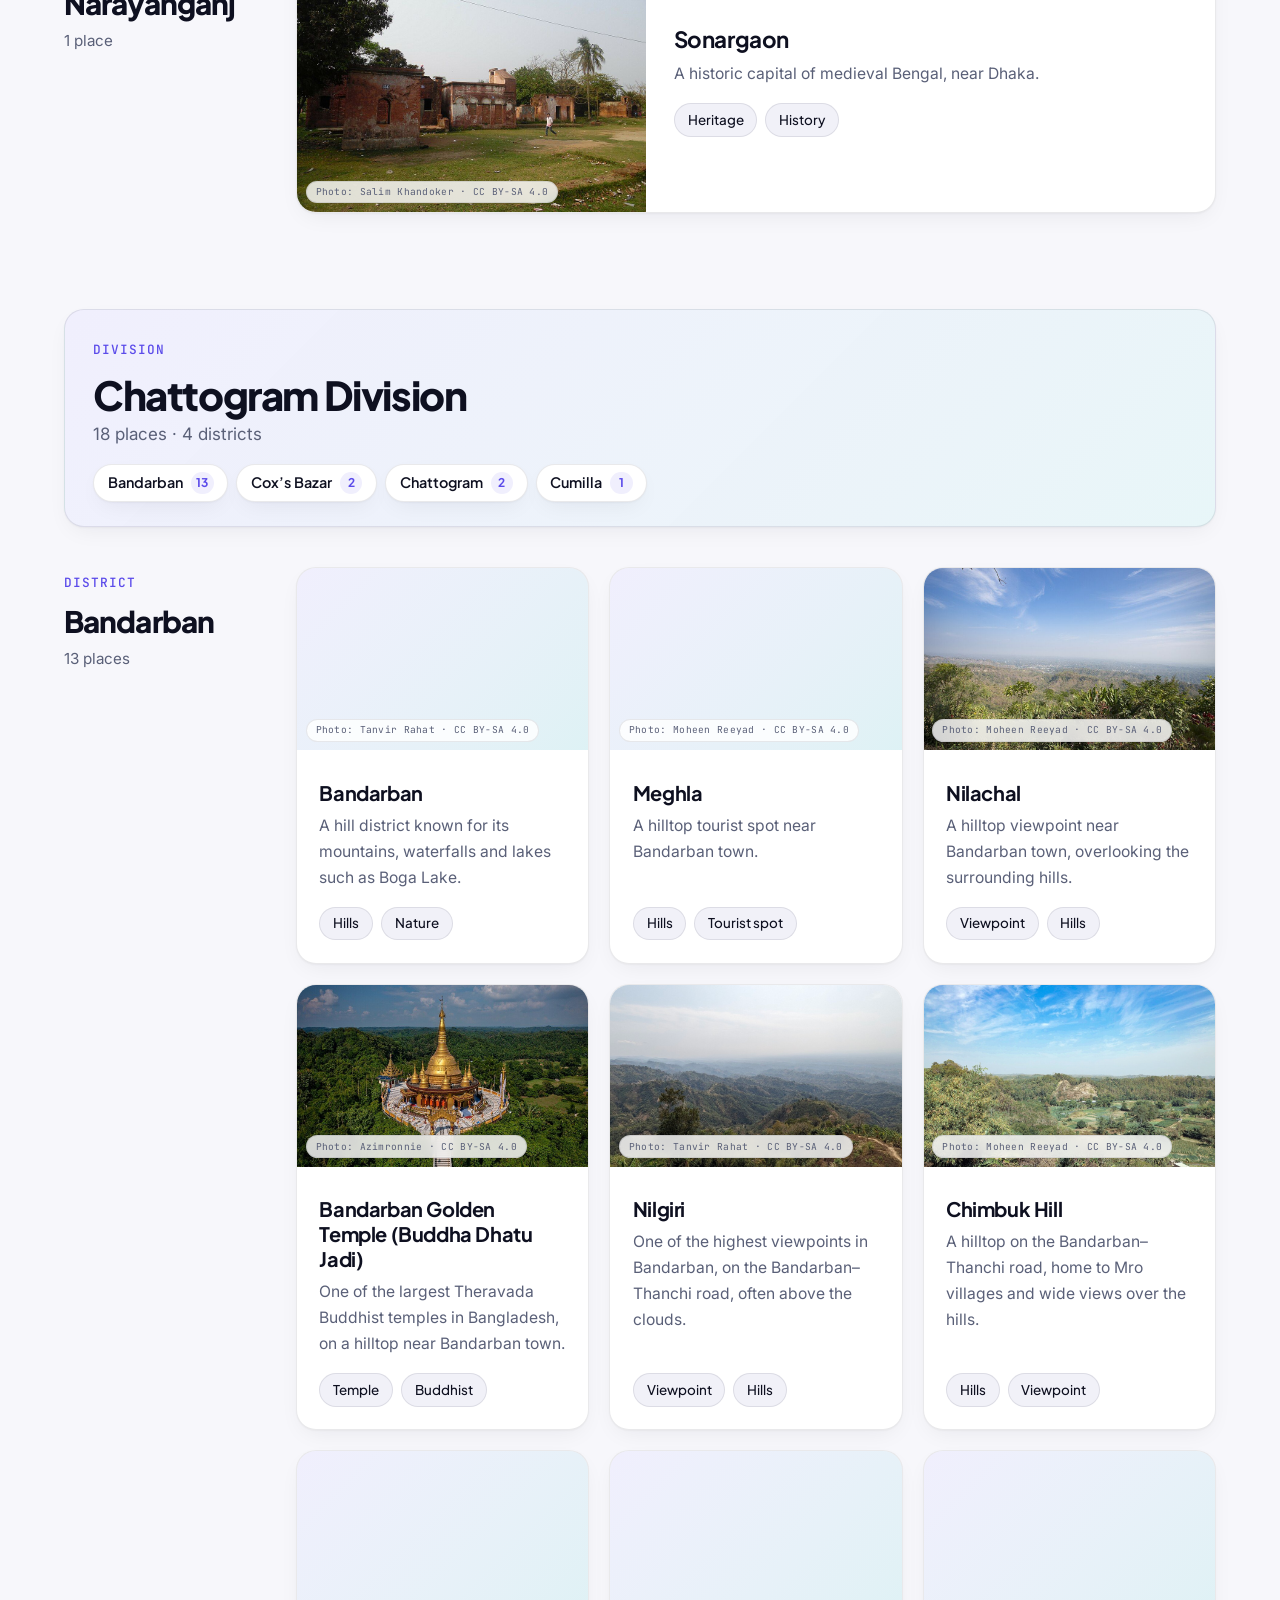
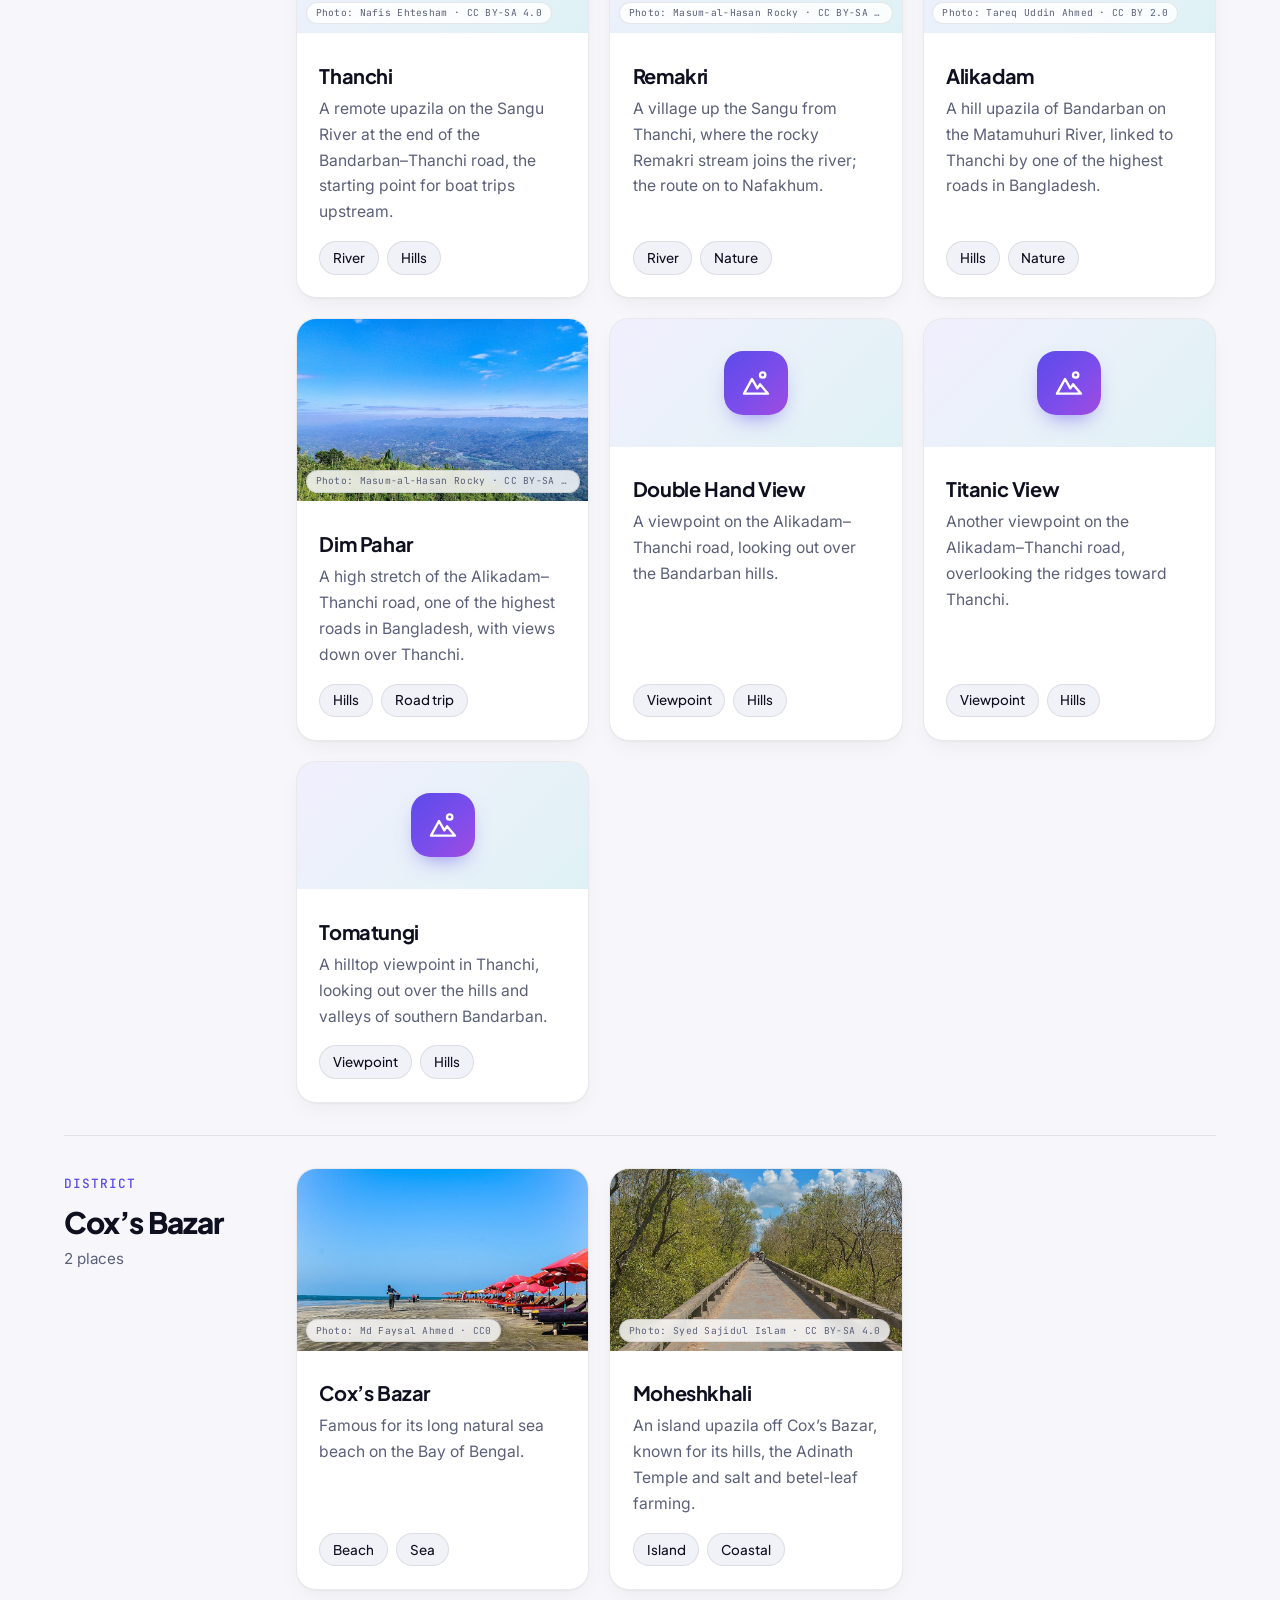
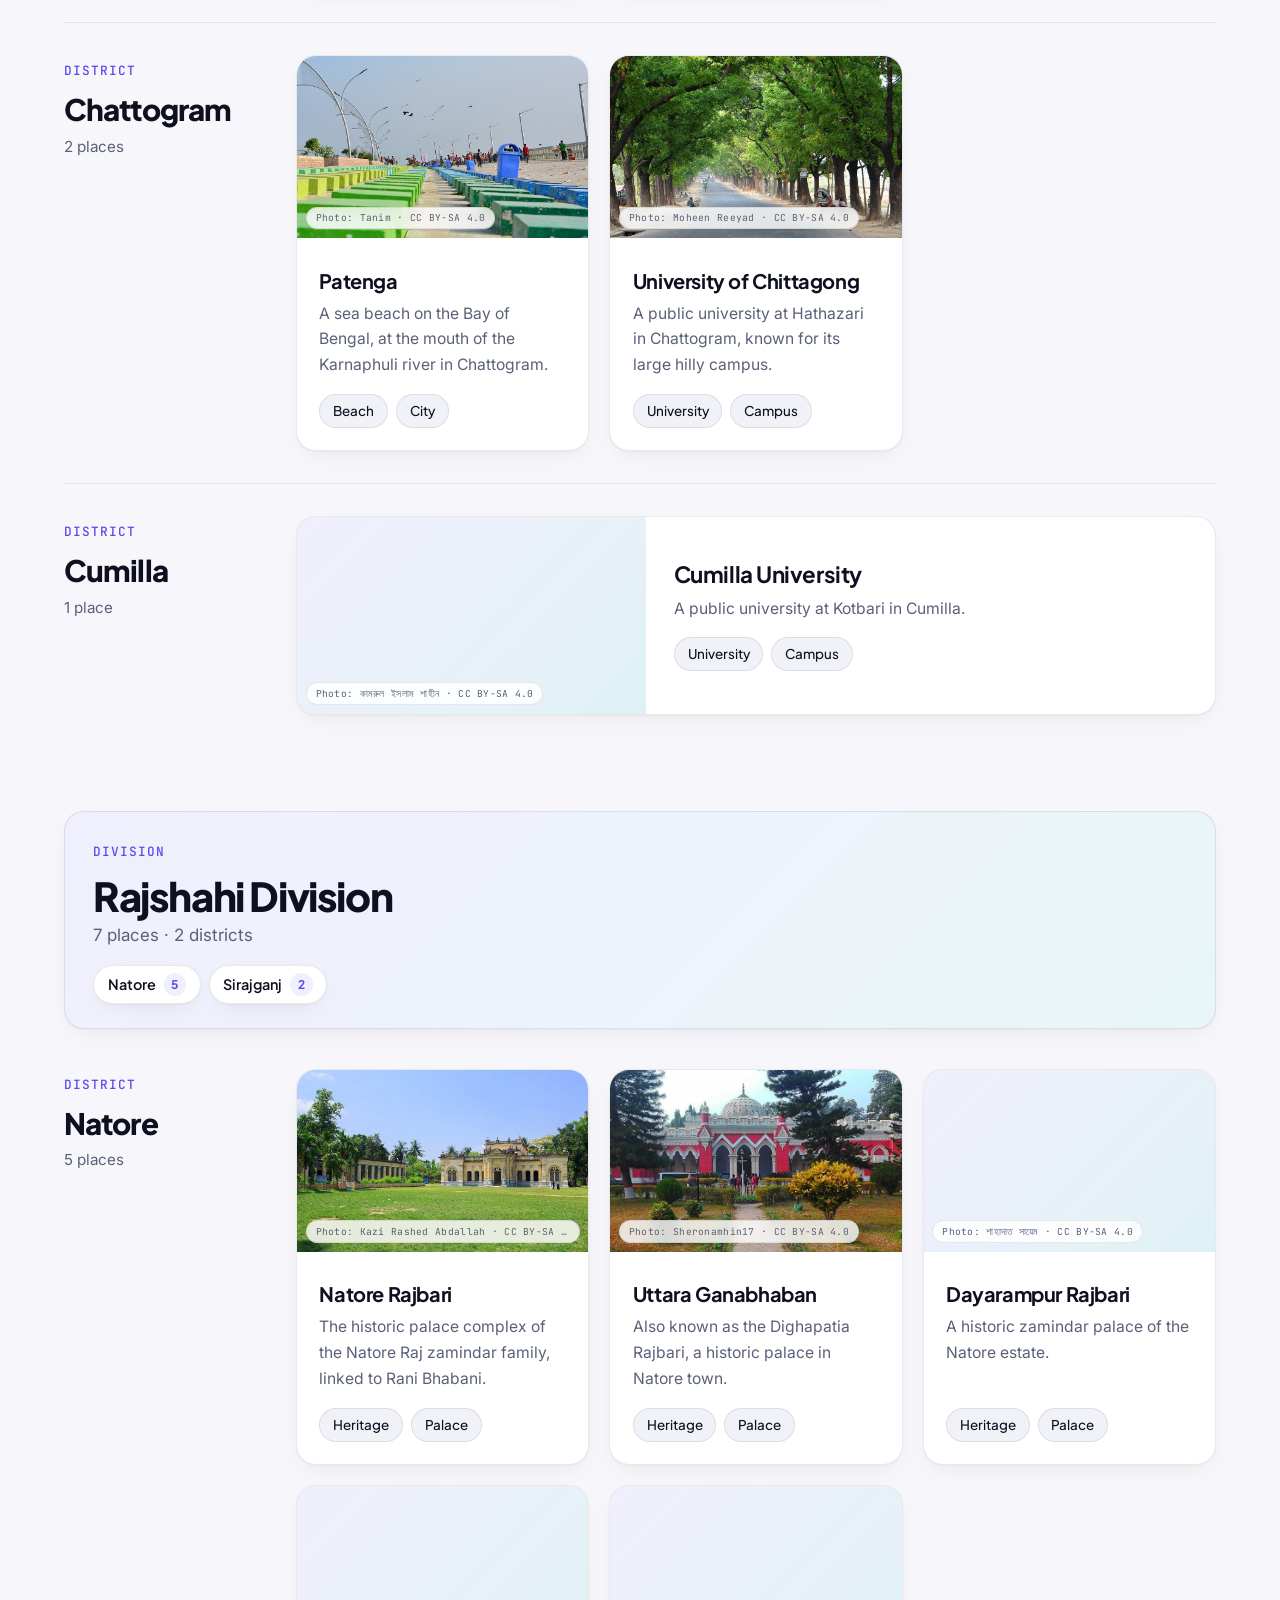
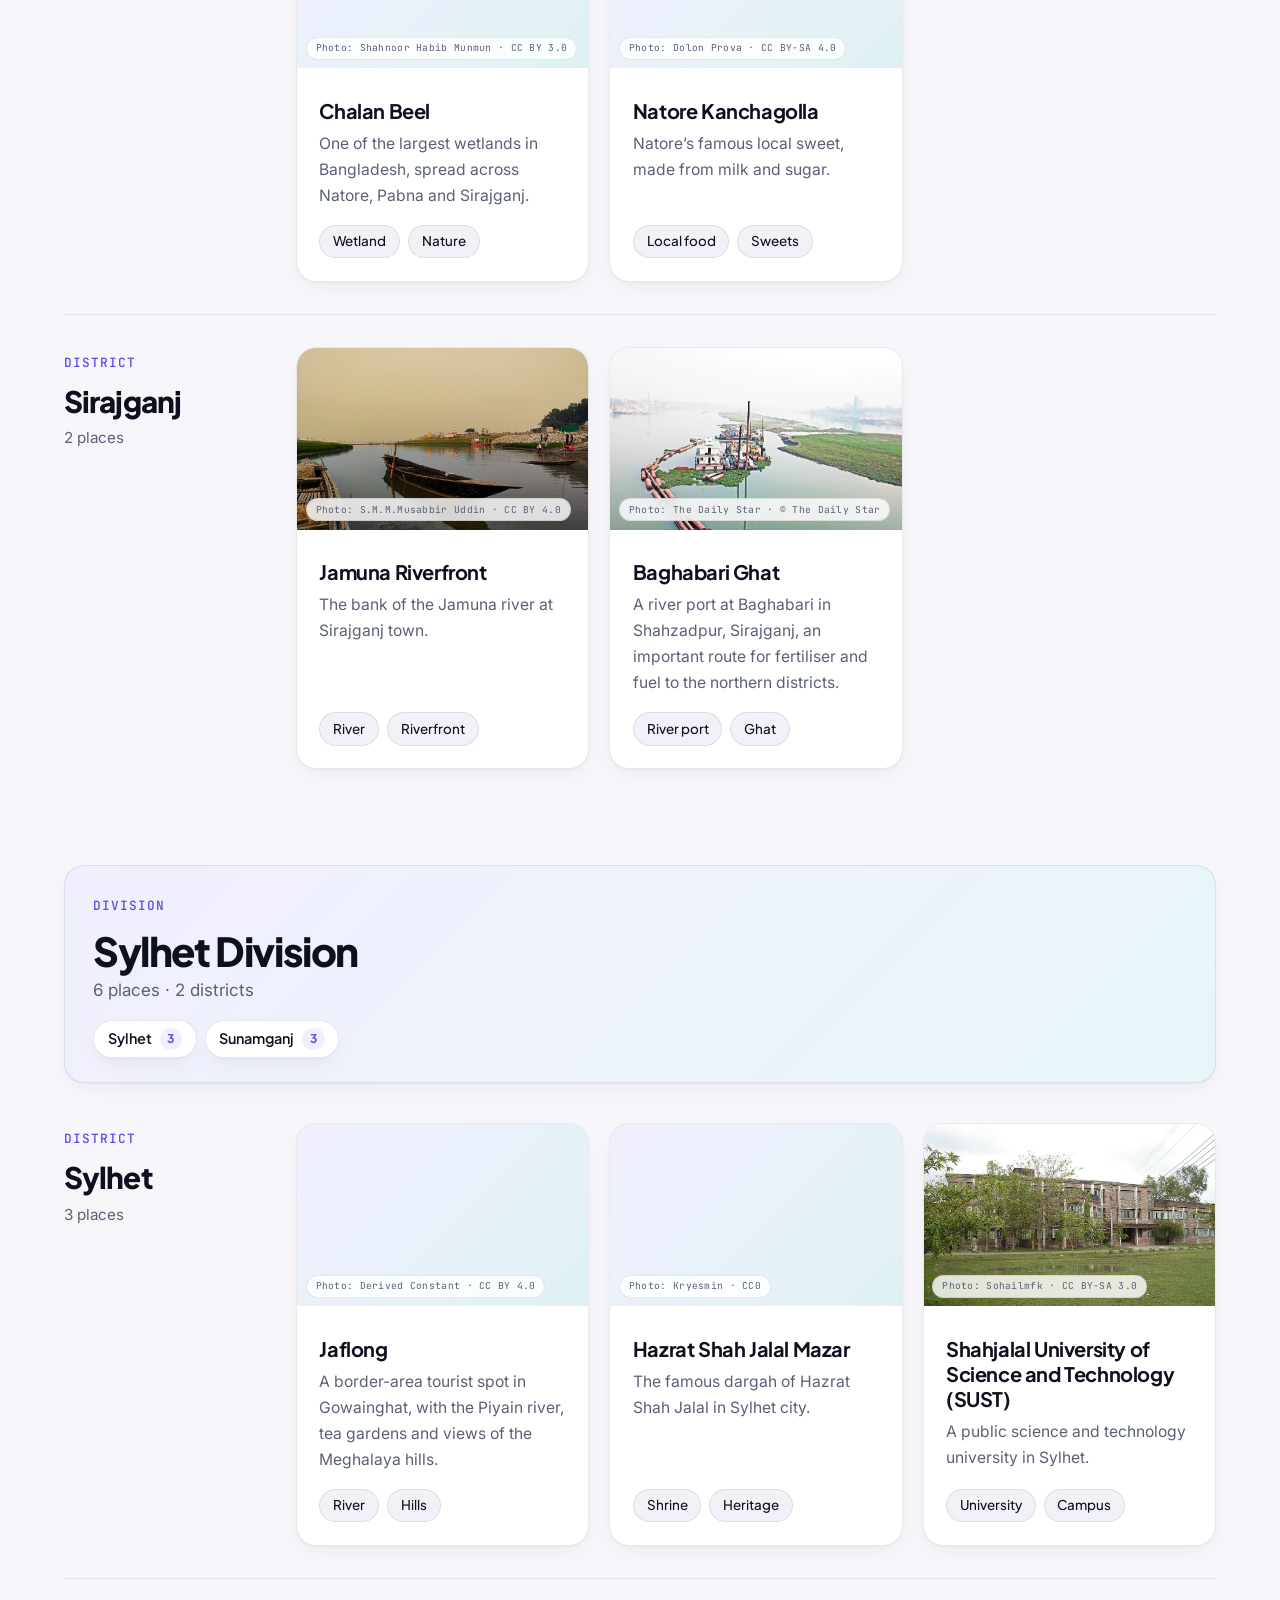
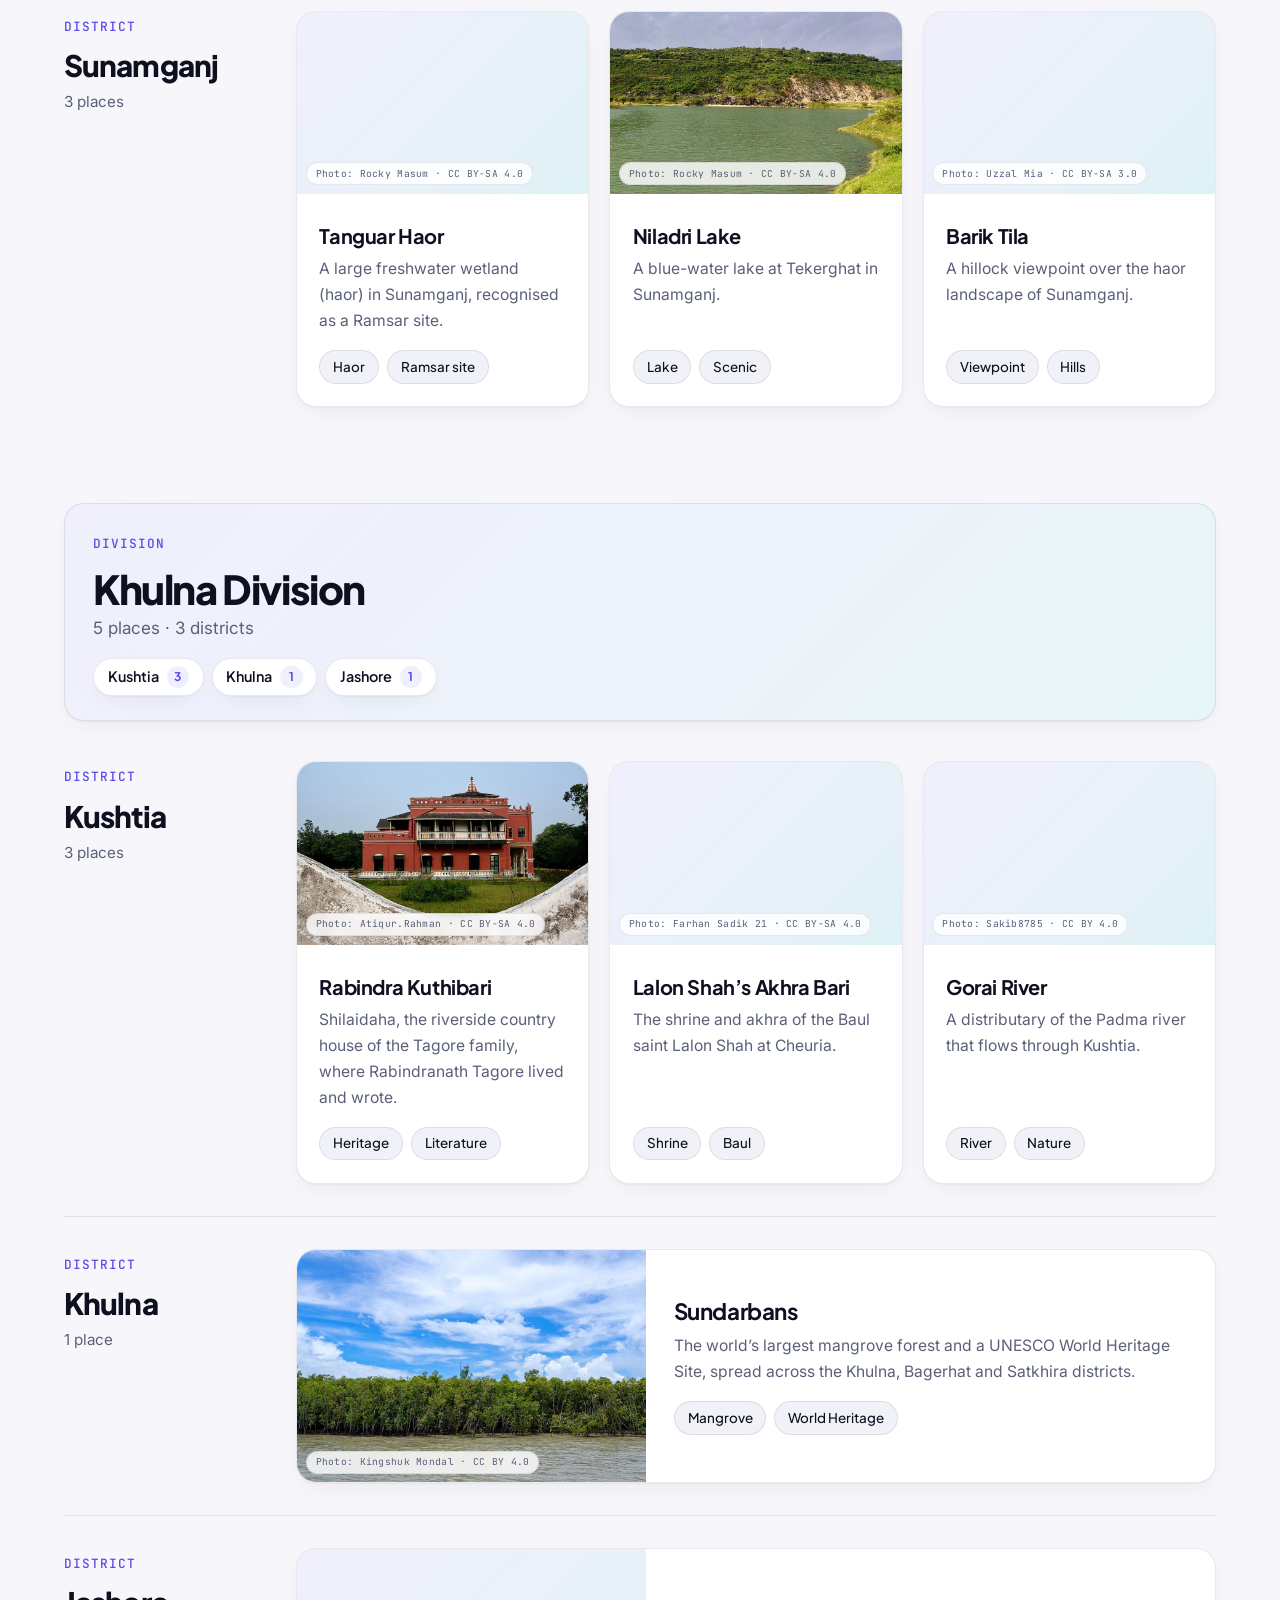
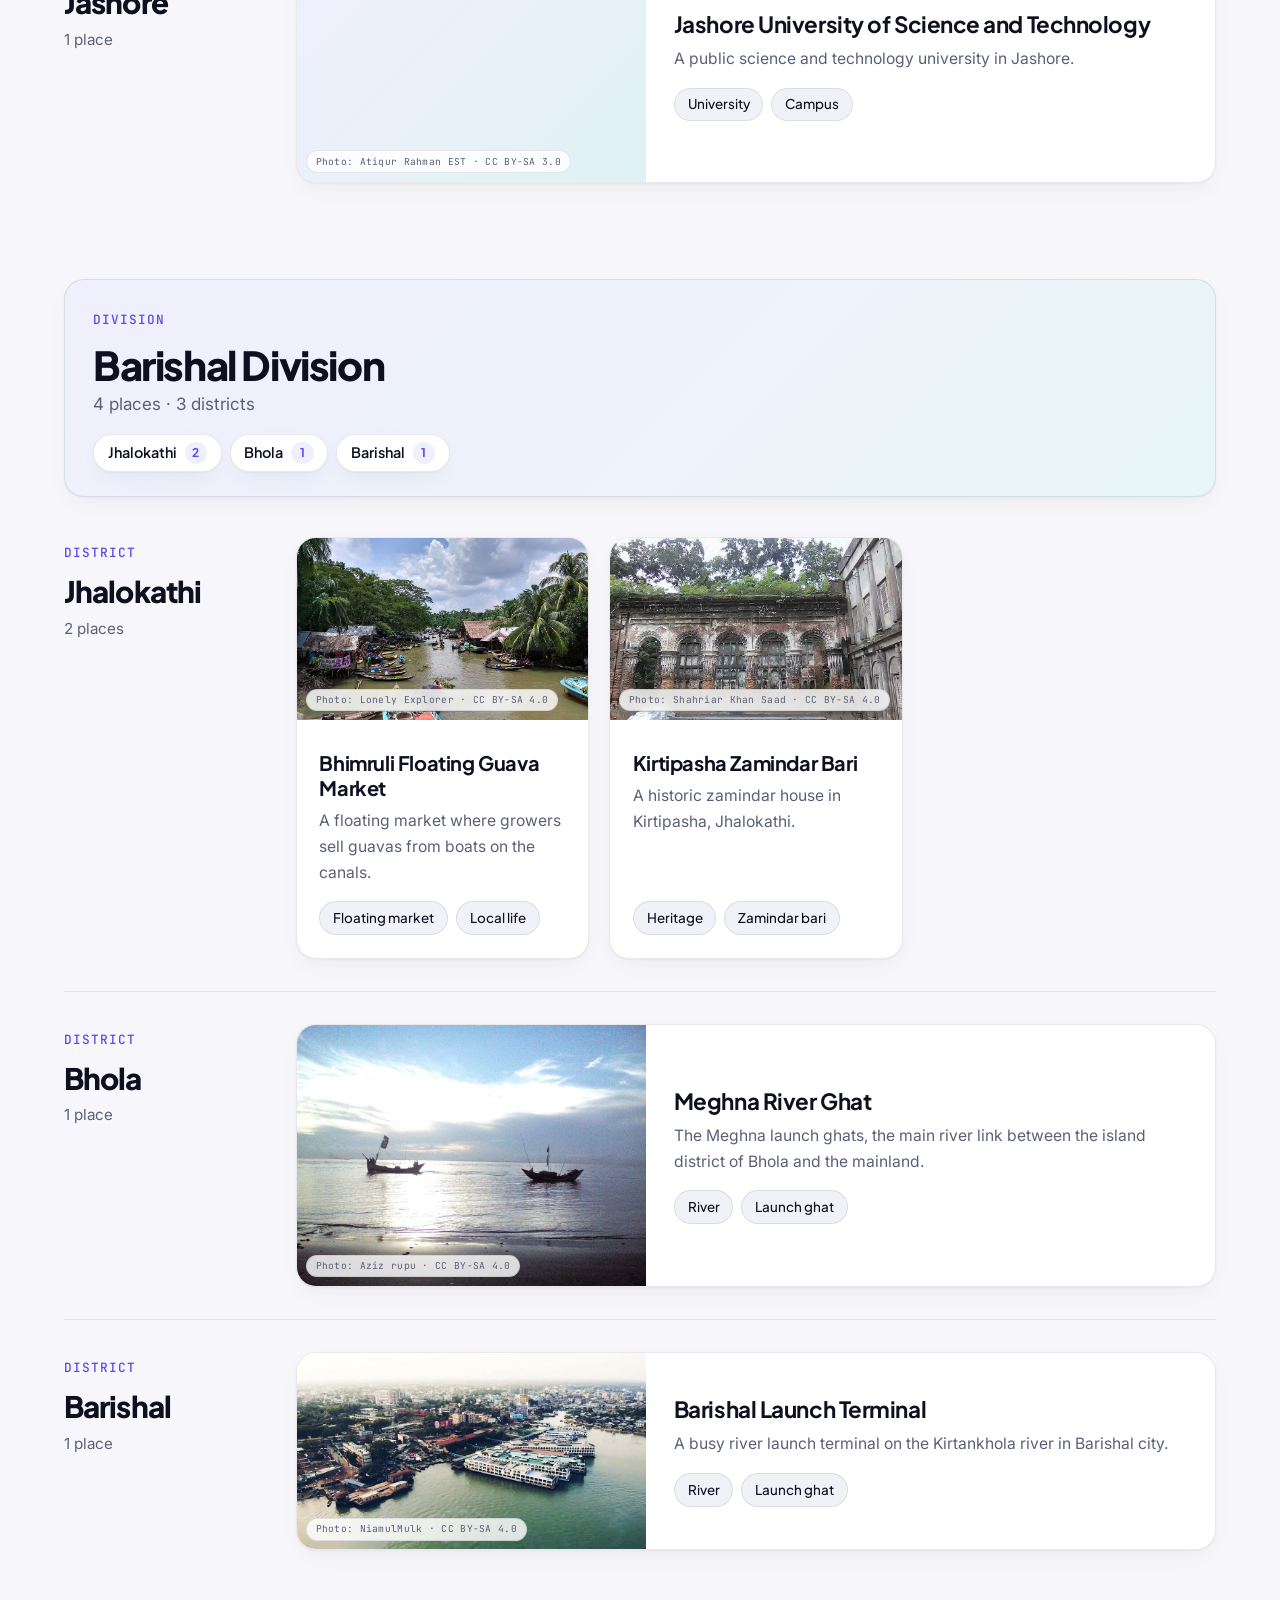
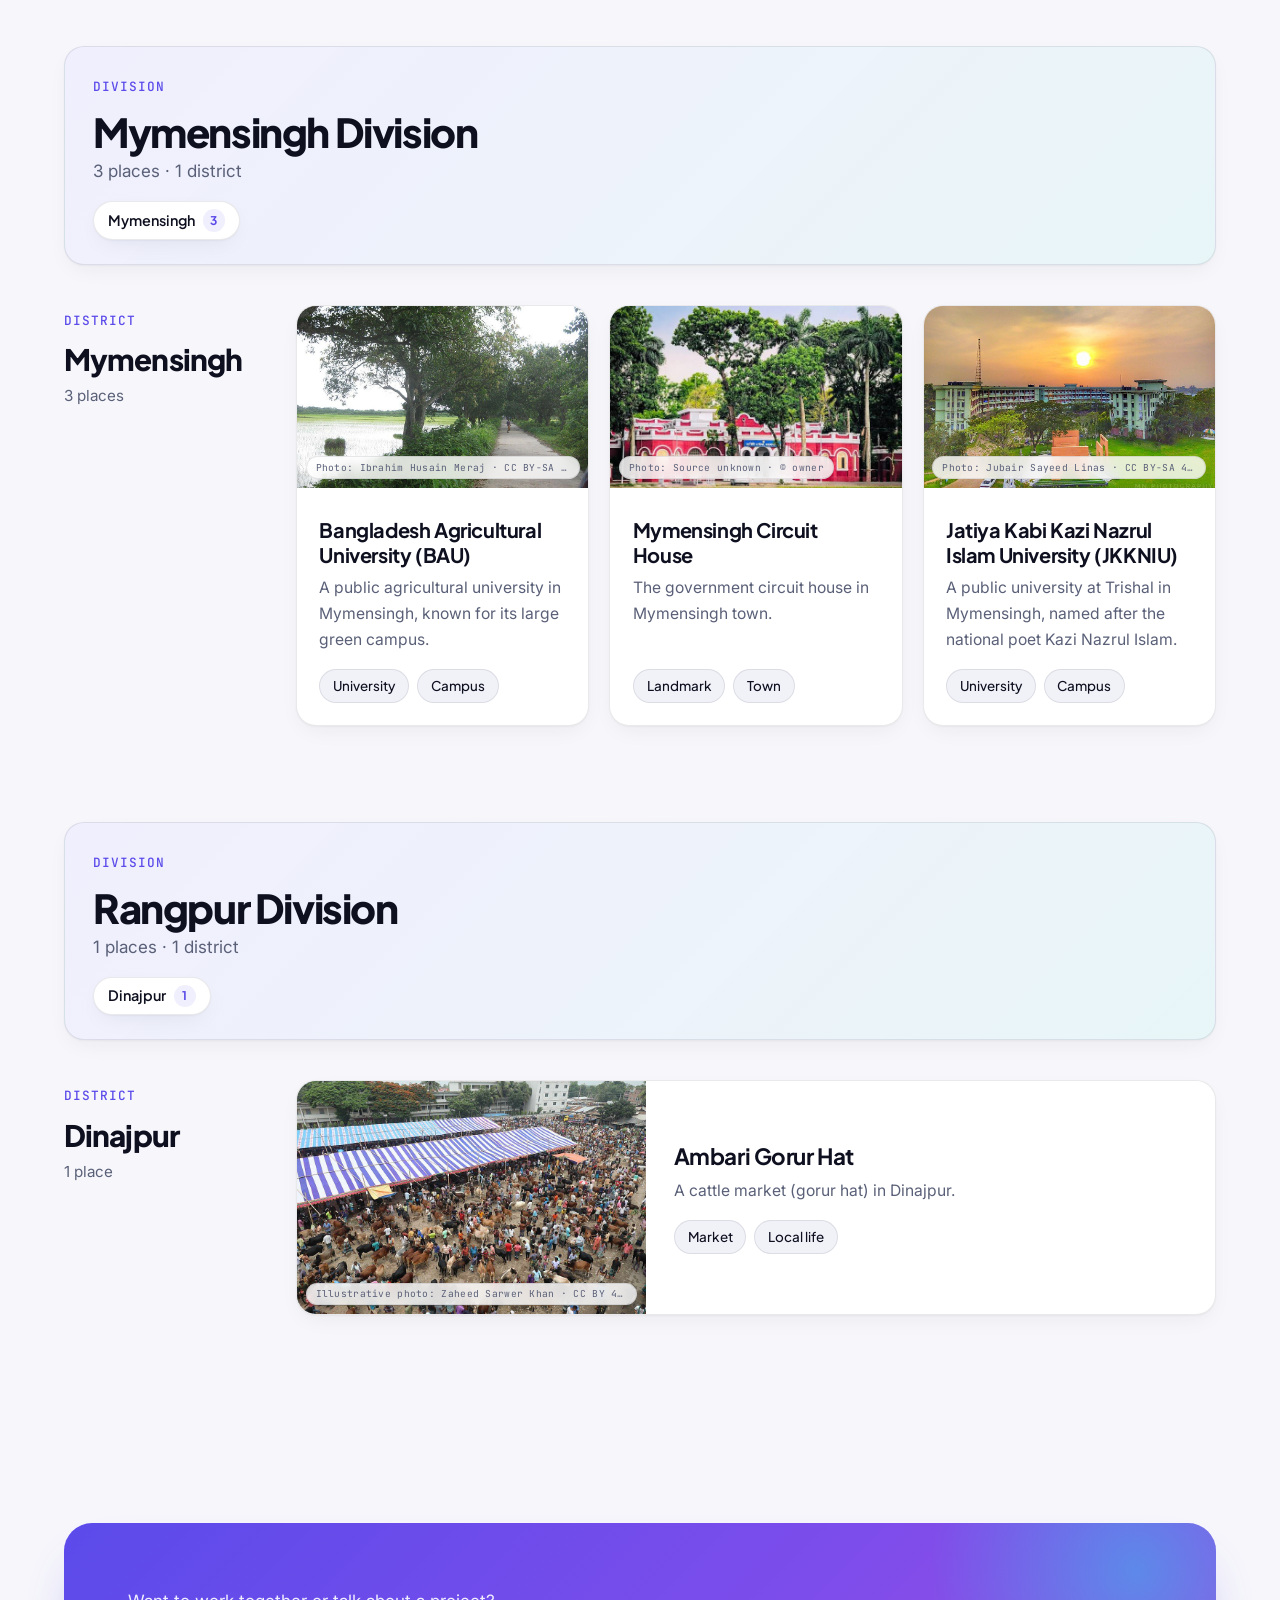
<file: explore.html>
<!DOCTYPE html>
<html lang="en">
<head>
<meta charset="utf-8">
<meta name="viewport" content="width=device-width, initial-scale=1, viewport-fit=cover">
<title>Explore – Mahmudur Rahman Miraz</title>
<meta name="description" content="Places in Bangladesh visited and explored by Mahmudur Rahman Miraz: Cox’s Bazar, Bandarban, Sylhet, the Sundarbans, Lalbagh Fort, Natore Rajbari, Chalan Beel and more.">
<meta property="og:title" content="Explore – Mahmudur Rahman Miraz">
<meta property="og:description" content="Places in Bangladesh visited and explored by Mahmudur Rahman Miraz: Cox’s Bazar, Bandarban, Sylhet, the Sundarbans, Lalbagh Fort, Natore Rajbari, Chalan Beel and more.">
<meta property="og:image" content="https://mrmiraz.github.io/assets/miraz.jpg">
<meta name="twitter:card" content="summary">
<link rel="canonical" href="https://mrmiraz.github.io/explore.html">
<link rel="icon" type="image/jpeg" href="assets/miraz.jpg">
<link rel="preconnect" href="https://fonts.googleapis.com">
<link rel="preconnect" href="https://fonts.gstatic.com" crossorigin>
<link href="https://fonts.googleapis.com/css2?family=Inter:wght@400..700&family=JetBrains+Mono:wght@500;700&family=Plus+Jakarta+Sans:wght@500..800&display=swap" rel="stylesheet">
<script>
  try {
    var saved = localStorage.getItem('theme');
    if (saved === 'light' || saved === 'dark') document.documentElement.dataset.theme = saved;
  } catch (e) {}
</script>
<link rel="stylesheet" href="assets/css/site.css?v=6c3742a2">
</head>
<body>
<a class="skip-link" href="#main">Skip to content</a>

<header class="site-header">
  <div class="wrap bar">
    <a class="brand" href="index.html"><span class="brand-mark" aria-hidden="true">M</span>Miraz</a>
    <nav class="nav" aria-label="Pages">
      <ul>
        <li><a href="index.html">Home</a></li>
        <li><a href="systems.html">Systems</a></li>
        <li><a href="experience.html">Experience</a></li>
        <li><a href="research.html">Research</a></li>
        <li><a href="technology.html">Technology</a></li>
        <li><a href="education.html">Education</a></li>
        <li><a href="explore.html" aria-current="page">Explore</a></li>
        <li><a href="contact.html">Contact</a></li>
      </ul>
    </nav>
    <button class="theme" id="theme" type="button" aria-label="Switch to dark theme" data-mode="light">
      <svg class="i-moon" viewBox="0 0 24 24" fill="none" stroke="currentColor" stroke-width="2" stroke-linecap="round" stroke-linejoin="round" aria-hidden="true"><path d="M21 12.8A9 9 0 1 1 11.2 3a7 7 0 0 0 9.8 9.8z"/></svg>
      <svg class="i-sun" viewBox="0 0 24 24" fill="none" stroke="currentColor" stroke-width="2" stroke-linecap="round" stroke-linejoin="round" aria-hidden="true"><circle cx="12" cy="12" r="4"/><path d="M12 2v2M12 20v2M4.9 4.9l1.4 1.4M17.7 17.7l1.4 1.4M2 12h2M20 12h2M4.9 19.1l1.4-1.4M17.7 6.3l1.4-1.4"/></svg>
    </button>
  </div>
</header>

<main id="main" class="page-body pg-explore">
  <section class="page-head">
    <div class="wrap">
      <div class="deco scene" aria-hidden="true"><div class="px" style="--d:16"><div class="globe"><div class="core"></div><div class="spin"><i class="mer" style="--i:0"></i><i class="mer" style="--i:1"></i><i class="mer" style="--i:2"></i><i class="mer" style="--i:3"></i><i class="mer" style="--i:4"></i><i class="mer" style="--i:5"></i><i class="lat" style="--d:7.5rem;--y:-2.5rem"></i><i class="lat" style="--d:9rem;--y:0rem"></i><i class="lat" style="--d:7.5rem;--y:2.5rem"></i><i class="pin" style="--a:25deg;--b:22deg;--c:#F5B93A"></i><i class="pin" style="--a:115deg;--b:-24deg;--c:#F0568A"></i><i class="pin" style="--a:205deg;--b:30deg;--c:#22B573"></i><i class="pin" style="--a:295deg;--b:-8deg;--c:#0E9FB5"></i></div><div class="orbit"><div class="arm"><b></b></div></div></div></div></div>
      <p class="crumbs" data-rise style="--i:0"><a href="index.html">Home</a> / Explore</p>
      <h1 data-rise style="--i:1">Places I’ve visited</h1>
      <p class="lede" data-rise style="--i:2">Places across Bangladesh that I’ve visited and explored, by division and district.</p>
    </div>
  </section>

  <section class="section" id="places" aria-label="Places visited">
    <div class="wrap">
      <ul class="place-stats reveal">
        <li><strong>63</strong><span>places visited</span></li>
        <li><strong>21 of 64</strong><span>districts of Bangladesh</span></li>
        <li><strong>8 of 8</strong><span>divisions of Bangladesh</span></li>
      </ul>
      <p class="photo-note reveal">Photos are from Wikimedia Commons, used under their Creative Commons licences and credited on each card; places without an open-licence photo show an icon. I’ll replace them with my own.</p>
      <nav aria-label="Jump to a division"><ul class="div-tiles reveal"><li><a href="#div-dhaka"><strong>19</strong><span class="nm">Dhaka</span><span class="mt">5 districts</span></a></li><li><a href="#div-chattogram"><strong>18</strong><span class="nm">Chattogram</span><span class="mt">4 districts</span></a></li><li><a href="#div-rajshahi"><strong>7</strong><span class="nm">Rajshahi</span><span class="mt">2 districts</span></a></li><li><a href="#div-sylhet"><strong>6</strong><span class="nm">Sylhet</span><span class="mt">2 districts</span></a></li><li><a href="#div-khulna"><strong>5</strong><span class="nm">Khulna</span><span class="mt">3 districts</span></a></li><li><a href="#div-barishal"><strong>4</strong><span class="nm">Barishal</span><span class="mt">3 districts</span></a></li><li><a href="#div-mymensingh"><strong>3</strong><span class="nm">Mymensingh</span><span class="mt">1 district</span></a></li><li><a href="#div-rangpur"><strong>1</strong><span class="nm">Rangpur</span><span class="mt">1 district</span></a></li></ul></nav>
      <section class="division" id="div-dhaka" aria-labelledby="dh-dhaka">
        <header class="division-head reveal">
          <span class="kicker">Division</span>
          <h2 id="dh-dhaka">Dhaka Division</h2>
          <p class="meta">19 places · 5 districts</p>
          <ul class="chip-nav"><li><a href="#d-gazipur">Gazipur <b>8</b></a></li><li><a href="#d-dhaka">Dhaka <b>4</b></a></li><li><a href="#d-tangail">Tangail <b>4</b></a></li><li><a href="#d-kishoreganj">Kishoreganj <b>2</b></a></li><li><a href="#d-narayanganj">Narayanganj <b>1</b></a></li></ul>
        </header>
        <section class="district" id="d-gazipur" aria-labelledby="h-gazipur">
          <div class="district-head reveal">
            <span class="kicker">District</span>
            <h3 id="h-gazipur">Gazipur</h3>
            <p class="side-note">8 places</p>
          </div>
          <ul class="places">
        <li class="place reveal">
          <div class="place-photo"><img src="assets/img/places/bhawal-np.jpg" alt="Bhawal National Park, Bangladesh" loading="lazy" decoding="async"><p class="credit"><a href="https://commons.wikimedia.org/wiki/File:A_Road_of_Bhawal_Nationa_Park,_Gazipur.jpg" target="_blank" rel="noopener noreferrer" title="A Road of Bhawal Nationa Park, Gazipur.jpg">Photo: Shimul Mohammad · CC BY-SA 4.0</a></p></div>
          <div class="place-body">
            <h3>Bhawal National Park</h3>
            <p class="note">A sal-forest national park in Gazipur.</p>
            <ul class="chips"><li>National park</li><li>Forest</li></ul>
          </div>
        </li>
        <li class="place reveal">
          <div class="place-photo"><img src="assets/img/places/safari-park.jpg" alt="Bangabandhu Safari Park, Bangladesh" loading="lazy" decoding="async"><p class="credit"><a href="https://commons.wikimedia.org/wiki/File:Aerial_view_of_Gazipur_Safari_Park.jpg" target="_blank" rel="noopener noreferrer" title="Aerial view of Gazipur Safari Park.jpg">Photo: Azim Khan Ronnie · CC BY-SA 4.0</a></p></div>
          <div class="place-body">
            <h3>Bangabandhu Safari Park</h3>
            <p class="note">A safari park at Kaliakoir in Gazipur.</p>
            <ul class="chips"><li>Safari</li><li>Wildlife</li></ul>
          </div>
        </li>
        <li class="place reveal">
          <div class="place-photo"><img src="assets/img/places/nuhash-polli.jpg" alt="Nuhash Polli, Bangladesh" loading="lazy" decoding="async"><p class="credit"><a href="https://commons.wikimedia.org/wiki/File:Lilabiti_Dighi_at_Nuhash_Polli.jpg" target="_blank" rel="noopener noreferrer" title="Lilabiti Dighi at Nuhash Polli.jpg">Photo: Salim Khandoker · CC BY-SA 4.0</a></p></div>
          <div class="place-body">
            <h3>Nuhash Polli</h3>
            <p class="note">A garden retreat in Gazipur built by the writer Humayun Ahmed.</p>
            <ul class="chips"><li>Retreat</li><li>Literature</li></ul>
          </div>
        </li>
        <li class="place reveal">
          <div class="place-photo"><img src="assets/img/places/bhawal-rajbari.jpg" alt="Bhawal Rajbari, Bangladesh" loading="lazy" decoding="async"><p class="credit"><a href="https://commons.wikimedia.org/wiki/File:BhawalRajbari.jpg" target="_blank" rel="noopener noreferrer" title="BhawalRajbari.jpg">Photo: Jayantanth · CC BY 3.0</a></p></div>
          <div class="place-body">
            <h3>Bhawal Rajbari</h3>
            <p class="note">A historic estate of the Bhawal Raj in Joydebpur, Gazipur.</p>
            <ul class="chips"><li>Heritage</li><li>Rajbari</li></ul>
          </div>
        </li>
        <li class="place reveal">
          <div class="place-photo"><img src="assets/img/places/suhag-palli.jpg" alt="Suhag Palli, Bangladesh" loading="lazy" decoding="async"><p class="credit"><a href="https://www.tripadvisor.com/" target="_blank" rel="noopener noreferrer" title="Suhag Palli, Tripadvisor">Photo: Tripadvisor · © owner</a></p></div>
          <div class="place-body">
            <h3>Suhag Palli</h3>
            <p class="note">A leisure park in Gazipur with a pond, a wooden footbridge and a gazebo.</p>
            <ul class="chips"><li>Park</li><li>Leisure</li></ul>
          </div>
        </li>
        <li class="place reveal">
          <div class="place-photo"><img src="assets/img/places/ansar-academy.jpg" alt="Ansar Academy, Bangladesh" loading="lazy" decoding="async"><p class="credit"><a href="https://tourtoday.com.bd/" target="_blank" rel="noopener noreferrer" title="ansar-academy-shafipur-gazipur.jpg">Photo: tourtoday.com.bd · © source</a></p></div>
          <div class="place-body">
            <h3>Ansar Academy</h3>
            <p class="note">The Bangladesh Ansar and VDP Academy at Shafipur, Gazipur.</p>
            <ul class="chips"><li>Academy</li><li>Training</li></ul>
          </div>
        </li>
        <li class="place reveal">
          <div class="place-photo"><img src="assets/img/places/nandan-park.jpg" alt="Nandan Park, Bangladesh" loading="lazy" decoding="async"><p class="credit"><a href="https://www.google.com/maps/search/Nandan+Park+Gazipur" target="_blank" rel="noopener noreferrer" title="Nandan Park, Google Maps">Photo: Google Maps · © owner</a></p></div>
          <div class="place-body">
            <h3>Nandan Park</h3>
            <p class="note">An amusement and water park in Gazipur.</p>
            <ul class="chips"><li>Amusement park</li><li>Leisure</li></ul>
          </div>
        </li>
        <li class="place reveal">
          <div class="place-photo"><img src="assets/img/places/chuti-resort.jpg" alt="Chuti Resort, Bangladesh" loading="lazy" decoding="async"><p class="credit"><a href="https://bangladeshmonitor.com.bd/en/experience-winter-magic-under-starry-skies-at-chuti-resort" target="_blank" rel="noopener noreferrer" title="Experience winter magic under starry skies at Chuti Resort">Photo: Bangladesh Monitor · © Bangladesh Monitor</a></p></div>
          <div class="place-body">
            <h3>Chuti Resort</h3>
            <p class="note">A resort and picnic spot at Sukundi, east of Gazipur Sadar, with cottages and a lake.</p>
            <ul class="chips"><li>Resort</li><li>Leisure</li></ul>
          </div>
        </li>
          </ul>
        </section>
        <section class="district" id="d-dhaka" aria-labelledby="h-dhaka">
          <div class="district-head reveal">
            <span class="kicker">District</span>
            <h3 id="h-dhaka">Dhaka</h3>
            <p class="side-note">4 places</p>
          </div>
          <ul class="places">
        <li class="place reveal">
          <div class="place-photo"><img src="assets/img/places/lalbagh-fort.jpg" alt="Lalbagh Fort, Bangladesh" loading="lazy" decoding="async"><p class="credit"><a href="https://commons.wikimedia.org/wiki/File:Dhaka_Lalbagh_Fort_5.JPG" target="_blank" rel="noopener noreferrer" title="Dhaka Lalbagh Fort 5.JPG">Photo: Shmunmun · Public domain</a></p></div>
          <div class="place-body">
            <h3>Lalbagh Fort</h3>
            <p class="note">An unfinished 17th-century Mughal fort complex in Dhaka, with a mosque, a tomb and gardens.</p>
            <ul class="chips"><li>Heritage</li><li>Fort</li></ul>
          </div>
        </li>
        <li class="place reveal">
          <div class="place-photo"><img src="assets/img/places/ahsan-manzil.jpg" alt="Ahsan Manzil, Bangladesh" loading="lazy" decoding="async"><p class="credit"><a href="https://commons.wikimedia.org/wiki/File:Ahsan_Manzil-Front_View.jpg" target="_blank" rel="noopener noreferrer" title="Ahsan Manzil-Front View.jpg">Photo: Mahbub Hossain Shaheed (mahosha) · CC BY-SA 4.0</a></p></div>
          <div class="place-body">
            <h3>Ahsan Manzil</h3>
            <p class="note">The pink palace on the Buriganga river, once the residence of the Dhaka Nawabs and now a museum.</p>
            <ul class="chips"><li>Heritage</li><li>Museum</li></ul>
          </div>
        </li>
        <li class="place reveal">
          <div class="place-photo"><img src="assets/img/places/sadarghat.jpg" alt="Sadarghat Launch Terminal, Bangladesh" loading="lazy" decoding="async"><p class="credit"><a href="https://commons.wikimedia.org/wiki/File:Sadarghat_Launch_Terminal,_Dhaka.jpg" target="_blank" rel="noopener noreferrer" title="Sadarghat Launch Terminal, Dhaka.jpg">Photo: Md Shaifuzzaman Ayon · CC BY-SA 4.0</a></p></div>
          <div class="place-body">
            <h3>Sadarghat Launch Terminal</h3>
            <p class="note">Dhaka’s main river port on the Buriganga, with launches to towns across southern Bangladesh.</p>
            <ul class="chips"><li>River port</li><li>Launch</li></ul>
          </div>
        </li>
        <li class="place reveal">
          <div class="place-photo"><img src="assets/img/places/dhaka-university.jpg" alt="University of Dhaka, Bangladesh" loading="lazy" decoding="async"><p class="credit"><a href="https://commons.wikimedia.org/wiki/File:Dhaka_University_Curzon_Hall.jpg" target="_blank" rel="noopener noreferrer" title="Dhaka University Curzon Hall.jpg">Photo: S.M.M.Musabbir Uddin · CC BY-SA 4.0</a></p></div>
          <div class="place-body">
            <h3>University of Dhaka</h3>
            <p class="note">The oldest public university in Bangladesh, founded in 1921, in the heart of Dhaka.</p>
            <ul class="chips"><li>University</li><li>Campus</li></ul>
          </div>
        </li>
          </ul>
        </section>
        <section class="district" id="d-tangail" aria-labelledby="h-tangail">
          <div class="district-head reveal">
            <span class="kicker">District</span>
            <h3 id="h-tangail">Tangail</h3>
            <p class="side-note">4 places</p>
          </div>
          <ul class="places">
        <li class="place reveal">
          <div class="place-photo"><img src="assets/img/places/madhupur.jpg" alt="Madhupur National Park, Bangladesh" loading="lazy" decoding="async"><p class="credit"><a href="https://commons.wikimedia.org/wiki/File:A_The_Wayfarer.jpg" target="_blank" rel="noopener noreferrer" title="A The Wayfarer.jpg">Photo: Omar Faruk 1158 · CC BY-SA 4.0</a></p></div>
          <div class="place-body">
            <h3>Madhupur National Park</h3>
            <p class="note">A sal-forest national park in the Madhupur tract of Tangail.</p>
            <ul class="chips"><li>National park</li><li>Forest</li></ul>
          </div>
        </li>
        <li class="place reveal">
          <div class="place-photo"><img src="assets/img/places/jamuna-bridge.jpg" alt="Jamuna Bridge, Bangladesh" loading="lazy" decoding="async"><p class="credit"><a href="https://commons.wikimedia.org/wiki/File:Bangabandhu_Jamuna_Bridge2.JPG" target="_blank" rel="noopener noreferrer" title="Bangabandhu Jamuna Bridge2.JPG">Photo: Nusrat Kabir · CC BY 3.0</a></p></div>
          <div class="place-body">
            <h3>Jamuna Bridge</h3>
            <p class="note">The Bangabandhu Bridge, a major bridge over the Jamuna river linking Tangail and Sirajganj.</p>
            <ul class="chips"><li>Bridge</li><li>Landmark</li></ul>
          </div>
        </li>
        <li class="place reveal">
          <div class="place-photo"><img src="assets/img/places/mbstu.jpg" alt="Mawlana Bhashani Science and Technology University (MBSTU), Bangladesh" loading="lazy" decoding="async"><p class="credit"><a href="https://commons.wikimedia.org/wiki/File:Academic_building_at_Mawlana_Bhashani_Science_and_Technology_University_01.jpg" target="_blank" rel="noopener noreferrer" title="Academic building at Mawlana Bhashani Science and Technology University 01.jpg">Photo: Mzz Tanmay · CC BY-SA 4.0</a></p></div>
          <div class="place-body">
            <h3>Mawlana Bhashani Science and Technology University (MBSTU)</h3>
            <p class="note">A public science and technology university at Santosh in Tangail, named after Maulana Bhashani.</p>
            <ul class="chips"><li>University</li><li>Campus</li></ul>
          </div>
        </li>
        <li class="place reveal">
          <div class="place-photo"><img src="assets/img/places/dome-mosque.jpg" alt="201 Dome Mosque, Bangladesh" loading="lazy" decoding="async"><p class="credit"><a href="https://commons.wikimedia.org/wiki/File:201_Dome_Mosque_-_48.jpg" target="_blank" rel="noopener noreferrer" title="201 Dome Mosque - 48.jpg">Photo: Md shahanshah bappy · CC BY-SA 4.0</a></p></div>
          <div class="place-body">
            <h3>201 Dome Mosque</h3>
            <p class="note">A large mosque with 201 domes at South Pathalia in Gopalpur, Tangail, on the bank of the Jhenai river.</p>
            <ul class="chips"><li>Mosque</li><li>Landmark</li></ul>
          </div>
        </li>
          </ul>
        </section>
        <section class="district" id="d-kishoreganj" aria-labelledby="h-kishoreganj">
          <div class="district-head reveal">
            <span class="kicker">District</span>
            <h3 id="h-kishoreganj">Kishoreganj</h3>
            <p class="side-note">2 places</p>
          </div>
          <ul class="places">
        <li class="place reveal">
          <div class="place-photo"><img src="assets/img/places/nikli-haor.jpg" alt="Nikli Haor, Bangladesh" loading="lazy" decoding="async"><p class="credit"><a href="https://commons.wikimedia.org/wiki/File:Nikli_Haor_99.jpg" target="_blank" rel="noopener noreferrer" title="Nikli Haor 99.jpg">Photo: Frameofashik · CC BY-SA 4.0</a></p></div>
          <div class="place-body">
            <h3>Nikli Haor</h3>
            <p class="note">A large wetland basin (haor) in Kishoreganj.</p>
            <ul class="chips"><li>Haor</li><li>Wetland</li></ul>
          </div>
        </li>
        <li class="place reveal">
          <div class="place-photo"><img src="assets/img/places/mithamain.jpg" alt="Mithamain Haor, Bangladesh" loading="lazy" decoding="async"><p class="credit"><a href="https://commons.wikimedia.org/wiki/File:Mithamain,Kishoreganj_30.jpg" target="_blank" rel="noopener noreferrer" title="Mithamain,Kishoreganj 30.jpg">Photo: Frameofashik · CC BY-SA 4.0</a></p></div>
          <div class="place-body">
            <h3>Mithamain Haor</h3>
            <p class="note">A seasonal wetland (haor) in Kishoreganj.</p>
            <ul class="chips"><li>Haor</li><li>Wetland</li></ul>
          </div>
        </li>
          </ul>
        </section>
        <section class="district solo" id="d-narayanganj" aria-labelledby="h-narayanganj">
          <div class="district-head reveal">
            <span class="kicker">District</span>
            <h3 id="h-narayanganj">Narayanganj</h3>
            <p class="side-note">1 place</p>
          </div>
          <ul class="places">
        <li class="place reveal">
          <div class="place-photo"><img src="assets/img/places/sonargaon.jpg" alt="Sonargaon, Bangladesh" loading="lazy" decoding="async"><p class="credit"><a href="https://commons.wikimedia.org/wiki/File:Panam_City,_Sonargaon,_33.jpg" target="_blank" rel="noopener noreferrer" title="Panam City, Sonargaon, 33.jpg">Photo: Salim Khandoker · CC BY-SA 4.0</a></p></div>
          <div class="place-body">
            <h3>Sonargaon</h3>
            <p class="note">A historic capital of medieval Bengal, near Dhaka.</p>
            <ul class="chips"><li>Heritage</li><li>History</li></ul>
          </div>
        </li>
          </ul>
        </section>
      </section>
      <section class="division" id="div-chattogram" aria-labelledby="dh-chattogram">
        <header class="division-head reveal">
          <span class="kicker">Division</span>
          <h2 id="dh-chattogram">Chattogram Division</h2>
          <p class="meta">18 places · 4 districts</p>
          <ul class="chip-nav"><li><a href="#d-bandarban">Bandarban <b>13</b></a></li><li><a href="#d-cox-s-bazar">Cox’s Bazar <b>2</b></a></li><li><a href="#d-chattogram">Chattogram <b>2</b></a></li><li><a href="#d-cumilla">Cumilla <b>1</b></a></li></ul>
        </header>
        <section class="district" id="d-bandarban" aria-labelledby="h-bandarban">
          <div class="district-head reveal">
            <span class="kicker">District</span>
            <h3 id="h-bandarban">Bandarban</h3>
            <p class="side-note">13 places</p>
          </div>
          <ul class="places">
        <li class="place reveal">
          <div class="place-photo"><img src="assets/img/places/bandarban.jpg" alt="Bandarban, Bangladesh" loading="lazy" decoding="async"><p class="credit"><a href="https://commons.wikimedia.org/wiki/File:Nilgiri,_Bandarban,_Bangladesh_3.jpg" target="_blank" rel="noopener noreferrer" title="Nilgiri, Bandarban, Bangladesh 3.jpg">Photo: Tanvir Rahat · CC BY-SA 4.0</a></p></div>
          <div class="place-body">
            <h3>Bandarban</h3>
            <p class="note">A hill district known for its mountains, waterfalls and lakes such as Boga Lake.</p>
            <ul class="chips"><li>Hills</li><li>Nature</li></ul>
          </div>
        </li>
        <li class="place reveal">
          <div class="place-photo"><img src="assets/img/places/meghla.jpg" alt="Meghla, Bangladesh" loading="lazy" decoding="async"><p class="credit"><a href="https://commons.wikimedia.org/wiki/File:Meghla_Park_Lake,_Bandarban_(9695).jpg" target="_blank" rel="noopener noreferrer" title="Meghla Park Lake, Bandarban (9695).jpg">Photo: Moheen Reeyad · CC BY-SA 4.0</a></p></div>
          <div class="place-body">
            <h3>Meghla</h3>
            <p class="note">A hilltop tourist spot near Bandarban town.</p>
            <ul class="chips"><li>Hills</li><li>Tourist spot</li></ul>
          </div>
        </li>
        <li class="place reveal">
          <div class="place-photo"><img src="assets/img/places/nilachal.jpg" alt="Nilachal, Bangladesh" loading="lazy" decoding="async"><p class="credit"><a href="https://commons.wikimedia.org/wiki/File:Nilachal,_Bandarban_(06).jpg" target="_blank" rel="noopener noreferrer" title="Nilachal, Bandarban (06).jpg">Photo: Moheen Reeyad · CC BY-SA 4.0</a></p></div>
          <div class="place-body">
            <h3>Nilachal</h3>
            <p class="note">A hilltop viewpoint near Bandarban town, overlooking the surrounding hills.</p>
            <ul class="chips"><li>Viewpoint</li><li>Hills</li></ul>
          </div>
        </li>
        <li class="place reveal">
          <div class="place-photo"><img src="assets/img/places/golden-temple.jpg" alt="Bandarban Golden Temple (Buddha Dhatu Jadi), Bangladesh" loading="lazy" decoding="async"><p class="credit"><a href="https://commons.wikimedia.org/wiki/File:Buddha_Dhatu_Jadi_03.jpg" target="_blank" rel="noopener noreferrer" title="Buddha Dhatu Jadi 03.jpg">Photo: Azimronnie · CC BY-SA 4.0</a></p></div>
          <div class="place-body">
            <h3>Bandarban Golden Temple (Buddha Dhatu Jadi)</h3>
            <p class="note">One of the largest Theravada Buddhist temples in Bangladesh, on a hilltop near Bandarban town.</p>
            <ul class="chips"><li>Temple</li><li>Buddhist</li></ul>
          </div>
        </li>
        <li class="place reveal">
          <div class="place-photo"><img src="assets/img/places/nilgiri.jpg" alt="Nilgiri, Bangladesh" loading="lazy" decoding="async"><p class="credit"><a href="https://commons.wikimedia.org/wiki/File:Nilgiri,_Bandarban,_Bangladesh.jpg" target="_blank" rel="noopener noreferrer" title="Nilgiri, Bandarban, Bangladesh.jpg">Photo: Tanvir Rahat · CC BY-SA 4.0</a></p></div>
          <div class="place-body">
            <h3>Nilgiri</h3>
            <p class="note">One of the highest viewpoints in Bandarban, on the Bandarban–Thanchi road, often above the clouds.</p>
            <ul class="chips"><li>Viewpoint</li><li>Hills</li></ul>
          </div>
        </li>
        <li class="place reveal">
          <div class="place-photo"><img src="assets/img/places/chimbuk.jpg" alt="Chimbuk Hill, Bangladesh" loading="lazy" decoding="async"><p class="credit"><a href="https://commons.wikimedia.org/wiki/File:View_from_Chimbuk_hill,_Bandarban_(2Q7A0721).jpg" target="_blank" rel="noopener noreferrer" title="View from Chimbuk hill, Bandarban (2Q7A0721).jpg">Photo: Moheen Reeyad · CC BY-SA 4.0</a></p></div>
          <div class="place-body">
            <h3>Chimbuk Hill</h3>
            <p class="note">A hilltop on the Bandarban–Thanchi road, home to Mro villages and wide views over the hills.</p>
            <ul class="chips"><li>Hills</li><li>Viewpoint</li></ul>
          </div>
        </li>
        <li class="place reveal">
          <div class="place-photo"><img src="assets/img/places/thanchi.jpg" alt="Thanchi, Bangladesh" loading="lazy" decoding="async"><p class="credit"><a href="https://commons.wikimedia.org/wiki/File:Thanchi_Bridge.jpg" target="_blank" rel="noopener noreferrer" title="Thanchi Bridge.jpg">Photo: Nafis Ehtesham · CC BY-SA 4.0</a></p></div>
          <div class="place-body">
            <h3>Thanchi</h3>
            <p class="note">A remote upazila on the Sangu River at the end of the Bandarban–Thanchi road, the starting point for boat trips upstream.</p>
            <ul class="chips"><li>River</li><li>Hills</li></ul>
          </div>
        </li>
        <li class="place reveal">
          <div class="place-photo"><img src="assets/img/places/remakri.jpg" alt="Remakri, Bangladesh" loading="lazy" decoding="async"><p class="credit"><a href="https://commons.wikimedia.org/wiki/File:Remakri_Canal.jpg" target="_blank" rel="noopener noreferrer" title="Remakri Canal.jpg">Photo: Masum-al-Hasan Rocky · CC BY-SA 4.0</a></p></div>
          <div class="place-body">
            <h3>Remakri</h3>
            <p class="note">A village up the Sangu from Thanchi, where the rocky Remakri stream joins the river; the route on to Nafakhum.</p>
            <ul class="chips"><li>River</li><li>Nature</li></ul>
          </div>
        </li>
        <li class="place reveal">
          <div class="place-photo"><img src="assets/img/places/alikadam.jpg" alt="Alikadam, Bangladesh" loading="lazy" decoding="async"><p class="credit"><a href="https://commons.wikimedia.org/wiki/File:Alikadam_(49074200576).jpg" target="_blank" rel="noopener noreferrer" title="Alikadam (49074200576).jpg">Photo: Tareq Uddin Ahmed · CC BY 2.0</a></p></div>
          <div class="place-body">
            <h3>Alikadam</h3>
            <p class="note">A hill upazila of Bandarban on the Matamuhuri River, linked to Thanchi by one of the highest roads in Bangladesh.</p>
            <ul class="chips"><li>Hills</li><li>Nature</li></ul>
          </div>
        </li>
        <li class="place reveal">
          <div class="place-photo"><img src="assets/img/places/dim-pahar.jpg" alt="View of Thanchi from Dim Pahar, Bangladesh" loading="lazy" decoding="async"><p class="credit"><a href="https://commons.wikimedia.org/wiki/File:Thanchi_from_dim_pahar.jpg" target="_blank" rel="noopener noreferrer" title="Thanchi from dim pahar.jpg">Photo: Masum-al-Hasan Rocky · CC BY-SA 4.0</a></p></div>
          <div class="place-body">
            <h3>Dim Pahar</h3>
            <p class="note">A high stretch of the Alikadam–Thanchi road, one of the highest roads in Bangladesh, with views down over Thanchi.</p>
            <ul class="chips"><li>Hills</li><li>Road trip</li></ul>
          </div>
        </li>
        <li class="place reveal" data-place="double-hand-view">
          <div class="place-photo ph"><span class="ico" aria-hidden="true"><svg viewBox="0 0 24 24" fill="none" stroke="currentColor" stroke-width="1.8" stroke-linecap="round" stroke-linejoin="round"><path d="M3 20l6-11 4 7 2-3 6 7z"/><circle cx="17" cy="6" r="2"/></svg></span></div>
          <div class="place-body">
            <h3>Double Hand View</h3>
            <p class="note">A viewpoint on the Alikadam–Thanchi road, looking out over the Bandarban hills.</p>
            <ul class="chips"><li>Viewpoint</li><li>Hills</li></ul>
          </div>
        </li>
        <li class="place reveal" data-place="titanic-view">
          <div class="place-photo ph"><span class="ico" aria-hidden="true"><svg viewBox="0 0 24 24" fill="none" stroke="currentColor" stroke-width="1.8" stroke-linecap="round" stroke-linejoin="round"><path d="M3 20l6-11 4 7 2-3 6 7z"/><circle cx="17" cy="6" r="2"/></svg></span></div>
          <div class="place-body">
            <h3>Titanic View</h3>
            <p class="note">Another viewpoint on the Alikadam–Thanchi road, overlooking the ridges toward Thanchi.</p>
            <ul class="chips"><li>Viewpoint</li><li>Hills</li></ul>
          </div>
        </li>
        <li class="place reveal" data-place="tomatungi">
          <div class="place-photo ph"><span class="ico" aria-hidden="true"><svg viewBox="0 0 24 24" fill="none" stroke="currentColor" stroke-width="1.8" stroke-linecap="round" stroke-linejoin="round"><path d="M3 20l6-11 4 7 2-3 6 7z"/><circle cx="17" cy="6" r="2"/></svg></span></div>
          <div class="place-body">
            <h3>Tomatungi</h3>
            <p class="note">A hilltop viewpoint in Thanchi, looking out over the hills and valleys of southern Bandarban.</p>
            <ul class="chips"><li>Viewpoint</li><li>Hills</li></ul>
          </div>
        </li>
          </ul>
        </section>
        <section class="district" id="d-cox-s-bazar" aria-labelledby="h-cox-s-bazar">
          <div class="district-head reveal">
            <span class="kicker">District</span>
            <h3 id="h-cox-s-bazar">Cox’s Bazar</h3>
            <p class="side-note">2 places</p>
          </div>
          <ul class="places">
        <li class="place reveal">
          <div class="place-photo"><img src="assets/img/places/coxs-bazar.jpg" alt="Cox’s Bazar, Bangladesh" loading="lazy" decoding="async"><p class="credit"><a href="https://commons.wikimedia.org/wiki/File:Cox%27s_Bazar_beach_(3991311).jpg" target="_blank" rel="noopener noreferrer" title="Cox&#x27;s Bazar beach (3991311).jpg">Photo: Md Faysal Ahmed · CC0</a></p></div>
          <div class="place-body">
            <h3>Cox’s Bazar</h3>
            <p class="note">Famous for its long natural sea beach on the Bay of Bengal.</p>
            <ul class="chips"><li>Beach</li><li>Sea</li></ul>
          </div>
        </li>
        <li class="place reveal">
          <div class="place-photo"><img src="assets/img/places/moheshkhali.jpg" alt="Moheshkhali, Bangladesh" loading="lazy" decoding="async"><p class="credit"><a href="https://commons.wikimedia.org/wiki/File:New_Jetty_road_of_Moheshkhali_island_(Moheshkhali_Terminal)_-_01.jpg" target="_blank" rel="noopener noreferrer" title="New Jetty road of Moheshkhali island (Moheshkhali Terminal) - 01.jpg">Photo: Syed Sajidul Islam · CC BY-SA 4.0</a></p></div>
          <div class="place-body">
            <h3>Moheshkhali</h3>
            <p class="note">An island upazila off Cox’s Bazar, known for its hills, the Adinath Temple and salt and betel-leaf farming.</p>
            <ul class="chips"><li>Island</li><li>Coastal</li></ul>
          </div>
        </li>
          </ul>
        </section>
        <section class="district" id="d-chattogram" aria-labelledby="h-chattogram">
          <div class="district-head reveal">
            <span class="kicker">District</span>
            <h3 id="h-chattogram">Chattogram</h3>
            <p class="side-note">2 places</p>
          </div>
          <ul class="places">
        <li class="place reveal">
          <div class="place-photo"><img src="assets/img/places/patenga.jpg" alt="Patenga, Bangladesh" loading="lazy" decoding="async"><p class="credit"><a href="https://commons.wikimedia.org/wiki/File:Patenga_Sea_Beach_1.jpg" target="_blank" rel="noopener noreferrer" title="Patenga Sea Beach 1.jpg">Photo: Tanim · CC BY-SA 4.0</a></p></div>
          <div class="place-body">
            <h3>Patenga</h3>
            <p class="note">A sea beach on the Bay of Bengal, at the mouth of the Karnaphuli river in Chattogram.</p>
            <ul class="chips"><li>Beach</li><li>City</li></ul>
          </div>
        </li>
        <li class="place reveal">
          <div class="place-photo"><img src="assets/img/places/chittagong-university.jpg" alt="University of Chittagong, Bangladesh" loading="lazy" decoding="async"><p class="credit"><a href="https://commons.wikimedia.org/wiki/File:Chittagong_University_Road_(01).jpg" target="_blank" rel="noopener noreferrer" title="Chittagong University Road (01).jpg">Photo: Moheen Reeyad · CC BY-SA 4.0</a></p></div>
          <div class="place-body">
            <h3>University of Chittagong</h3>
            <p class="note">A public university at Hathazari in Chattogram, known for its large hilly campus.</p>
            <ul class="chips"><li>University</li><li>Campus</li></ul>
          </div>
        </li>
          </ul>
        </section>
        <section class="district solo" id="d-cumilla" aria-labelledby="h-cumilla">
          <div class="district-head reveal">
            <span class="kicker">District</span>
            <h3 id="h-cumilla">Cumilla</h3>
            <p class="side-note">1 place</p>
          </div>
          <ul class="places">
        <li class="place reveal">
          <div class="place-photo"><img src="assets/img/places/cumilla-university.jpg" alt="Cumilla University, Bangladesh" loading="lazy" decoding="async"><p class="credit"><a href="https://commons.wikimedia.org/wiki/File:Comilla_University_campus.jpg" target="_blank" rel="noopener noreferrer" title="Comilla University campus.jpg">Photo: কামরুল ইসলাম শাহীন · CC BY-SA 4.0</a></p></div>
          <div class="place-body">
            <h3>Cumilla University</h3>
            <p class="note">A public university at Kotbari in Cumilla.</p>
            <ul class="chips"><li>University</li><li>Campus</li></ul>
          </div>
        </li>
          </ul>
        </section>
      </section>
      <section class="division" id="div-rajshahi" aria-labelledby="dh-rajshahi">
        <header class="division-head reveal">
          <span class="kicker">Division</span>
          <h2 id="dh-rajshahi">Rajshahi Division</h2>
          <p class="meta">7 places · 2 districts</p>
          <ul class="chip-nav"><li><a href="#d-natore">Natore <b>5</b></a></li><li><a href="#d-sirajganj">Sirajganj <b>2</b></a></li></ul>
        </header>
        <section class="district" id="d-natore" aria-labelledby="h-natore">
          <div class="district-head reveal">
            <span class="kicker">District</span>
            <h3 id="h-natore">Natore</h3>
            <p class="side-note">5 places</p>
          </div>
          <ul class="places">
        <li class="place reveal">
          <div class="place-photo"><img src="assets/img/places/natore-rajbari.jpg" alt="Natore Rajbari, Bangladesh" loading="lazy" decoding="async"><p class="credit"><a href="https://commons.wikimedia.org/wiki/File:Natore_Rajbari_MG_5104.jpg" target="_blank" rel="noopener noreferrer" title="Natore Rajbari MG 5104.jpg">Photo: Kazi Rashed Abdallah · CC BY-SA 4.0</a></p></div>
          <div class="place-body">
            <h3>Natore Rajbari</h3>
            <p class="note">The historic palace complex of the Natore Raj zamindar family, linked to Rani Bhabani.</p>
            <ul class="chips"><li>Heritage</li><li>Palace</li></ul>
          </div>
        </li>
        <li class="place reveal">
          <div class="place-photo"><img src="assets/img/places/uttara-ganabhaban.jpg" alt="Uttara Ganabhaban, Bangladesh" loading="lazy" decoding="async"><p class="credit"><a href="https://commons.wikimedia.org/wiki/File:Uttara_Ganabhaban_(09).jpg" target="_blank" rel="noopener noreferrer" title="Uttara Ganabhaban (09).jpg">Photo: Sheronamhin17 · CC BY-SA 4.0</a></p></div>
          <div class="place-body">
            <h3>Uttara Ganabhaban</h3>
            <p class="note">Also known as the Dighapatia Rajbari, a historic palace in Natore town.</p>
            <ul class="chips"><li>Heritage</li><li>Palace</li></ul>
          </div>
        </li>
        <li class="place reveal">
          <div class="place-photo"><img src="assets/img/places/dayarampur-rajbari.jpg" alt="Dayarampur Rajbari, Bangladesh" loading="lazy" decoding="async"><p class="credit"><a href="https://commons.wikimedia.org/wiki/File:Rani_Vabani_Rajbari_(Natore_Rajbari)-10.jpg" target="_blank" rel="noopener noreferrer" title="Rani Vabani Rajbari (Natore Rajbari)-10.jpg">Photo: শাহাদাত সায়েম · CC BY-SA 4.0</a></p></div>
          <div class="place-body">
            <h3>Dayarampur Rajbari</h3>
            <p class="note">A historic zamindar palace of the Natore estate.</p>
            <ul class="chips"><li>Heritage</li><li>Palace</li></ul>
          </div>
        </li>
        <li class="place reveal">
          <div class="place-photo"><img src="assets/img/places/chalan-beel.jpg" alt="Chalan Beel, Bangladesh" loading="lazy" decoding="async"><p class="credit"><a href="https://commons.wikimedia.org/wiki/File:Chalan_Beel_Natore_Bangladesh.JPG" target="_blank" rel="noopener noreferrer" title="Chalan Beel Natore Bangladesh.JPG">Photo: Shahnoor Habib Munmun · CC BY 3.0</a></p></div>
          <div class="place-body">
            <h3>Chalan Beel</h3>
            <p class="note">One of the largest wetlands in Bangladesh, spread across Natore, Pabna and Sirajganj.</p>
            <ul class="chips"><li>Wetland</li><li>Nature</li></ul>
          </div>
        </li>
        <li class="place reveal">
          <div class="place-photo"><img src="assets/img/places/kanchagolla.jpg" alt="Natore Kanchagolla, Bangladesh" loading="lazy" decoding="async"><p class="credit"><a href="https://commons.wikimedia.org/wiki/File:%E0%A6%95%E0%A6%BE%E0%A6%81%E0%A6%9A%E0%A6%BE%E0%A6%97%E0%A7%8B%E0%A6%B2%E0%A7%8D%E0%A6%B2%E0%A6%BE_(1).jpg" target="_blank" rel="noopener noreferrer" title="কাঁচাগোল্লা (1).jpg">Photo: Dolon Prova · CC BY-SA 4.0</a></p></div>
          <div class="place-body">
            <h3>Natore Kanchagolla</h3>
            <p class="note">Natore’s famous local sweet, made from milk and sugar.</p>
            <ul class="chips"><li>Local food</li><li>Sweets</li></ul>
          </div>
        </li>
          </ul>
        </section>
        <section class="district" id="d-sirajganj" aria-labelledby="h-sirajganj">
          <div class="district-head reveal">
            <span class="kicker">District</span>
            <h3 id="h-sirajganj">Sirajganj</h3>
            <p class="side-note">2 places</p>
          </div>
          <ul class="places">
        <li class="place reveal">
          <div class="place-photo"><img src="assets/img/places/jamuna-front.jpg" alt="Jamuna Riverfront, Bangladesh" loading="lazy" decoding="async"><p class="credit"><a href="https://commons.wikimedia.org/wiki/File:Jamuna_River_at_Sirajganj.jpg" target="_blank" rel="noopener noreferrer" title="Jamuna River at Sirajganj.jpg">Photo: S.M.M.Musabbir Uddin · CC BY 4.0</a></p></div>
          <div class="place-body">
            <h3>Jamuna Riverfront</h3>
            <p class="note">The bank of the Jamuna river at Sirajganj town.</p>
            <ul class="chips"><li>River</li><li>Riverfront</li></ul>
          </div>
        </li>
        <li class="place reveal">
          <div class="place-photo"><img src="assets/img/places/baghabari.jpg" alt="Baghabari Ghat, Bangladesh" loading="lazy" decoding="async"><p class="credit"><a href="https://d11.thedailystar.net/business/economy/news/navigability-crisis-silencing-baghabari-river-port-3199586" target="_blank" rel="noopener noreferrer" title="Navigability crisis silencing Baghabari river port">Photo: The Daily Star · © The Daily Star</a></p></div>
          <div class="place-body">
            <h3>Baghabari Ghat</h3>
            <p class="note">A river port at Baghabari in Shahzadpur, Sirajganj, an important route for fertiliser and fuel to the northern districts.</p>
            <ul class="chips"><li>River port</li><li>Ghat</li></ul>
          </div>
        </li>
          </ul>
        </section>
      </section>
      <section class="division" id="div-sylhet" aria-labelledby="dh-sylhet">
        <header class="division-head reveal">
          <span class="kicker">Division</span>
          <h2 id="dh-sylhet">Sylhet Division</h2>
          <p class="meta">6 places · 2 districts</p>
          <ul class="chip-nav"><li><a href="#d-sylhet">Sylhet <b>3</b></a></li><li><a href="#d-sunamganj">Sunamganj <b>3</b></a></li></ul>
        </header>
        <section class="district" id="d-sylhet" aria-labelledby="h-sylhet">
          <div class="district-head reveal">
            <span class="kicker">District</span>
            <h3 id="h-sylhet">Sylhet</h3>
            <p class="side-note">3 places</p>
          </div>
          <ul class="places">
        <li class="place reveal">
          <div class="place-photo"><img src="assets/img/places/sylhet.jpg" alt="Jaflong, Bangladesh" loading="lazy" decoding="async"><p class="credit"><a href="https://commons.wikimedia.org/wiki/File:Jaflong,_Sylhet_(2025).jpg" target="_blank" rel="noopener noreferrer" title="Jaflong, Sylhet (2025).jpg">Photo: Derived Constant · CC BY 4.0</a></p></div>
          <div class="place-body">
            <h3>Jaflong</h3>
            <p class="note">A border-area tourist spot in Gowainghat, with the Piyain river, tea gardens and views of the Meghalaya hills.</p>
            <ul class="chips"><li>River</li><li>Hills</li></ul>
          </div>
        </li>
        <li class="place reveal">
          <div class="place-photo"><img src="assets/img/places/shah-jalal.jpg" alt="Hazrat Shah Jalal Mazar, Bangladesh" loading="lazy" decoding="async"><p class="credit"><a href="https://commons.wikimedia.org/wiki/File:Entrance_gate_of_Shah_Jalal_Dargah,_Sylhet_03.jpg" target="_blank" rel="noopener noreferrer" title="Entrance gate of Shah Jalal Dargah, Sylhet 03.jpg">Photo: Kryesmin · CC0</a></p></div>
          <div class="place-body">
            <h3>Hazrat Shah Jalal Mazar</h3>
            <p class="note">The famous dargah of Hazrat Shah Jalal in Sylhet city.</p>
            <ul class="chips"><li>Shrine</li><li>Heritage</li></ul>
          </div>
        </li>
        <li class="place reveal">
          <div class="place-photo"><img src="assets/img/places/sust.jpg" alt="Shahjalal University of Science and Technology (SUST), Bangladesh" loading="lazy" decoding="async"><p class="credit"><a href="https://commons.wikimedia.org/wiki/File:Front_building_A_Shah_Jalal_University_of_Science_and_Technology-by-sohailmfk.JPG" target="_blank" rel="noopener noreferrer" title="Front building A Shah Jalal University of Science and Technology-by-sohailmfk.JPG">Photo: Sohailmfk · CC BY-SA 3.0</a></p></div>
          <div class="place-body">
            <h3>Shahjalal University of Science and Technology (SUST)</h3>
            <p class="note">A public science and technology university in Sylhet.</p>
            <ul class="chips"><li>University</li><li>Campus</li></ul>
          </div>
        </li>
          </ul>
        </section>
        <section class="district" id="d-sunamganj" aria-labelledby="h-sunamganj">
          <div class="district-head reveal">
            <span class="kicker">District</span>
            <h3 id="h-sunamganj">Sunamganj</h3>
            <p class="side-note">3 places</p>
          </div>
          <ul class="places">
        <li class="place reveal">
          <div class="place-photo"><img src="assets/img/places/tanguar-haor.jpg" alt="Tanguar Haor, Bangladesh" loading="lazy" decoding="async"><p class="credit"><a href="https://commons.wikimedia.org/wiki/File:A_small_village_at_Tanguar_haor.jpg" target="_blank" rel="noopener noreferrer" title="A small village at Tanguar haor.jpg">Photo: Rocky Masum · CC BY-SA 4.0</a></p></div>
          <div class="place-body">
            <h3>Tanguar Haor</h3>
            <p class="note">A large freshwater wetland (haor) in Sunamganj, recognised as a Ramsar site.</p>
            <ul class="chips"><li>Haor</li><li>Ramsar site</li></ul>
          </div>
        </li>
        <li class="place reveal">
          <div class="place-photo"><img src="assets/img/places/niladri.jpg" alt="Niladri Lake, Bangladesh" loading="lazy" decoding="async"><p class="credit"><a href="https://commons.wikimedia.org/wiki/File:Niladri_Lake.jpg" target="_blank" rel="noopener noreferrer" title="Niladri Lake.jpg">Photo: Rocky Masum · CC BY-SA 4.0</a></p></div>
          <div class="place-body">
            <h3>Niladri Lake</h3>
            <p class="note">A blue-water lake at Tekerghat in Sunamganj.</p>
            <ul class="chips"><li>Lake</li><li>Scenic</li></ul>
          </div>
        </li>
        <li class="place reveal">
          <div class="place-photo"><img src="assets/img/places/barik-tila.jpg" alt="Barik Tila, Bangladesh" loading="lazy" decoding="async"><p class="credit"><a href="https://commons.wikimedia.org/wiki/File:Barek_Tila,_Jadukata_River.jpg" target="_blank" rel="noopener noreferrer" title="Barek Tila, Jadukata River.jpg">Photo: Uzzal Mia · CC BY-SA 3.0</a></p></div>
          <div class="place-body">
            <h3>Barik Tila</h3>
            <p class="note">A hillock viewpoint over the haor landscape of Sunamganj.</p>
            <ul class="chips"><li>Viewpoint</li><li>Hills</li></ul>
          </div>
        </li>
          </ul>
        </section>
      </section>
      <section class="division" id="div-khulna" aria-labelledby="dh-khulna">
        <header class="division-head reveal">
          <span class="kicker">Division</span>
          <h2 id="dh-khulna">Khulna Division</h2>
          <p class="meta">5 places · 3 districts</p>
          <ul class="chip-nav"><li><a href="#d-kushtia">Kushtia <b>3</b></a></li><li><a href="#d-khulna">Khulna <b>1</b></a></li><li><a href="#d-jashore">Jashore <b>1</b></a></li></ul>
        </header>
        <section class="district" id="d-kushtia" aria-labelledby="h-kushtia">
          <div class="district-head reveal">
            <span class="kicker">District</span>
            <h3 id="h-kushtia">Kushtia</h3>
            <p class="side-note">3 places</p>
          </div>
          <ul class="places">
        <li class="place reveal">
          <div class="place-photo"><img src="assets/img/places/rabindra-kuthibari.jpg" alt="Rabindra Kuthibari, Bangladesh" loading="lazy" decoding="async"><p class="credit"><a href="https://commons.wikimedia.org/wiki/File:Shilaidaha_Rabindra_Kuthibadi,_Kushtia.jpg" target="_blank" rel="noopener noreferrer" title="Shilaidaha Rabindra Kuthibadi, Kushtia.jpg">Photo: Atiqur.Rahman · CC BY-SA 4.0</a></p></div>
          <div class="place-body">
            <h3>Rabindra Kuthibari</h3>
            <p class="note">Shilaidaha, the riverside country house of the Tagore family, where Rabindranath Tagore lived and wrote.</p>
            <ul class="chips"><li>Heritage</li><li>Literature</li></ul>
          </div>
        </li>
        <li class="place reveal">
          <div class="place-photo"><img src="assets/img/places/lalon-akhra.jpg" alt="Lalon Shah’s Akhra Bari, Bangladesh" loading="lazy" decoding="async"><p class="credit"><a href="https://commons.wikimedia.org/wiki/File:Lalon_shah_mazar_04.jpg" target="_blank" rel="noopener noreferrer" title="Lalon shah mazar 04.jpg">Photo: Farhan Sadik 21 · CC BY-SA 4.0</a></p></div>
          <div class="place-body">
            <h3>Lalon Shah’s Akhra Bari</h3>
            <p class="note">The shrine and akhra of the Baul saint Lalon Shah at Cheuria.</p>
            <ul class="chips"><li>Shrine</li><li>Baul</li></ul>
          </div>
        </li>
        <li class="place reveal">
          <div class="place-photo"><img src="assets/img/places/gorai-river.jpg" alt="Gorai River, Bangladesh" loading="lazy" decoding="async"><p class="credit"><a href="https://commons.wikimedia.org/wiki/File:Bamboo_bridge_in_Gorai_River,_Kushtia.jpg" target="_blank" rel="noopener noreferrer" title="Bamboo bridge in Gorai River, Kushtia.jpg">Photo: Sakib8785 · CC BY 4.0</a></p></div>
          <div class="place-body">
            <h3>Gorai River</h3>
            <p class="note">A distributary of the Padma river that flows through Kushtia.</p>
            <ul class="chips"><li>River</li><li>Nature</li></ul>
          </div>
        </li>
          </ul>
        </section>
        <section class="district solo" id="d-khulna" aria-labelledby="h-khulna">
          <div class="district-head reveal">
            <span class="kicker">District</span>
            <h3 id="h-khulna">Khulna</h3>
            <p class="side-note">1 place</p>
          </div>
          <ul class="places">
        <li class="place reveal">
          <div class="place-photo"><img src="assets/img/places/sundarbans.jpg" alt="Sundarbans, Bangladesh" loading="lazy" decoding="async"><p class="credit"><a href="https://commons.wikimedia.org/wiki/File:Dense_Mangrove_Forest_of_the_Sundarban_Tiger_Reserve_during_High_Tide,_West_Bengal,_India_02.jpg" target="_blank" rel="noopener noreferrer" title="Dense Mangrove Forest of the Sundarban Tiger Reserve during High Tide, West Bengal, India 02.jpg">Photo: Kingshuk Mondal · CC BY 4.0</a></p></div>
          <div class="place-body">
            <h3>Sundarbans</h3>
            <p class="note">The world’s largest mangrove forest and a UNESCO World Heritage Site, spread across the Khulna, Bagerhat and Satkhira districts.</p>
            <ul class="chips"><li>Mangrove</li><li>World Heritage</li></ul>
          </div>
        </li>
          </ul>
        </section>
        <section class="district solo" id="d-jashore" aria-labelledby="h-jashore">
          <div class="district-head reveal">
            <span class="kicker">District</span>
            <h3 id="h-jashore">Jashore</h3>
            <p class="side-note">1 place</p>
          </div>
          <ul class="places">
        <li class="place reveal">
          <div class="place-photo"><img src="assets/img/places/just-campus.jpg" alt="Jashore University of Science and Technology, Bangladesh" loading="lazy" decoding="async"><p class="credit"><a href="https://commons.wikimedia.org/wiki/File:JSTU_Academic_Bulilding.jpg" target="_blank" rel="noopener noreferrer" title="JSTU Academic Bulilding.jpg">Photo: Atiqur Rahman EST · CC BY-SA 3.0</a></p></div>
          <div class="place-body">
            <h3>Jashore University of Science and Technology</h3>
            <p class="note">A public science and technology university in Jashore.</p>
            <ul class="chips"><li>University</li><li>Campus</li></ul>
          </div>
        </li>
          </ul>
        </section>
      </section>
      <section class="division" id="div-barishal" aria-labelledby="dh-barishal">
        <header class="division-head reveal">
          <span class="kicker">Division</span>
          <h2 id="dh-barishal">Barishal Division</h2>
          <p class="meta">4 places · 3 districts</p>
          <ul class="chip-nav"><li><a href="#d-jhalokathi">Jhalokathi <b>2</b></a></li><li><a href="#d-bhola">Bhola <b>1</b></a></li><li><a href="#d-barishal">Barishal <b>1</b></a></li></ul>
        </header>
        <section class="district" id="d-jhalokathi" aria-labelledby="h-jhalokathi">
          <div class="district-head reveal">
            <span class="kicker">District</span>
            <h3 id="h-jhalokathi">Jhalokathi</h3>
            <p class="side-note">2 places</p>
          </div>
          <ul class="places">
        <li class="place reveal">
          <div class="place-photo"><img src="assets/img/places/bhimruli.jpg" alt="Bhimruli Floating Guava Market, Bangladesh" loading="lazy" decoding="async"><p class="credit"><a href="https://commons.wikimedia.org/wiki/File:Bhimruli_Floating_Guava_Market,_Jhalokathi,_Barisal.jpg" target="_blank" rel="noopener noreferrer" title="Bhimruli Floating Guava Market, Jhalokathi, Barisal.jpg">Photo: Lonely Explorer · CC BY-SA 4.0</a></p></div>
          <div class="place-body">
            <h3>Bhimruli Floating Guava Market</h3>
            <p class="note">A floating market where growers sell guavas from boats on the canals.</p>
            <ul class="chips"><li>Floating market</li><li>Local life</li></ul>
          </div>
        </li>
        <li class="place reveal">
          <div class="place-photo"><img src="assets/img/places/kirtipasha.jpg" alt="Kirtipasha Zamindar Bari, Bangladesh" loading="lazy" decoding="async"><p class="credit"><a href="https://commons.wikimedia.org/wiki/File:Kirtipasha_Zamindar_Bari_01.jpg" target="_blank" rel="noopener noreferrer" title="Kirtipasha Zamindar Bari 01.jpg">Photo: Shahriar Khan Saad · CC BY-SA 4.0</a></p></div>
          <div class="place-body">
            <h3>Kirtipasha Zamindar Bari</h3>
            <p class="note">A historic zamindar house in Kirtipasha, Jhalokathi.</p>
            <ul class="chips"><li>Heritage</li><li>Zamindar bari</li></ul>
          </div>
        </li>
          </ul>
        </section>
        <section class="district solo" id="d-bhola" aria-labelledby="h-bhola">
          <div class="district-head reveal">
            <span class="kicker">District</span>
            <h3 id="h-bhola">Bhola</h3>
            <p class="side-note">1 place</p>
          </div>
          <ul class="places">
        <li class="place reveal">
          <div class="place-photo"><img src="assets/img/places/bhola-ghat.jpg" alt="Meghna River Ghat, Bangladesh" loading="lazy" decoding="async"><p class="credit"><a href="https://commons.wikimedia.org/wiki/File:Beauty_of_meghna_in_bhola.jpg" target="_blank" rel="noopener noreferrer" title="Beauty of meghna in bhola.jpg">Photo: Aziz rupu · CC BY-SA 4.0</a></p></div>
          <div class="place-body">
            <h3>Meghna River Ghat</h3>
            <p class="note">The Meghna launch ghats, the main river link between the island district of Bhola and the mainland.</p>
            <ul class="chips"><li>River</li><li>Launch ghat</li></ul>
          </div>
        </li>
          </ul>
        </section>
        <section class="district solo" id="d-barishal" aria-labelledby="h-barishal">
          <div class="district-head reveal">
            <span class="kicker">District</span>
            <h3 id="h-barishal">Barishal</h3>
            <p class="side-note">1 place</p>
          </div>
          <ul class="places">
        <li class="place reveal">
          <div class="place-photo"><img src="assets/img/places/barishal-launch.jpg" alt="Barishal Launch Terminal, Bangladesh" loading="lazy" decoding="async"><p class="credit"><a href="https://commons.wikimedia.org/wiki/File:Barisal_Launch_Terninal.jpg" target="_blank" rel="noopener noreferrer" title="Barisal Launch Terninal.jpg">Photo: NiamulMulk · CC BY-SA 4.0</a></p></div>
          <div class="place-body">
            <h3>Barishal Launch Terminal</h3>
            <p class="note">A busy river launch terminal on the Kirtankhola river in Barishal city.</p>
            <ul class="chips"><li>River</li><li>Launch ghat</li></ul>
          </div>
        </li>
          </ul>
        </section>
      </section>
      <section class="division" id="div-mymensingh" aria-labelledby="dh-mymensingh">
        <header class="division-head reveal">
          <span class="kicker">Division</span>
          <h2 id="dh-mymensingh">Mymensingh Division</h2>
          <p class="meta">3 places · 1 district</p>
          <ul class="chip-nav"><li><a href="#d-mymensingh">Mymensingh <b>3</b></a></li></ul>
        </header>
        <section class="district" id="d-mymensingh" aria-labelledby="h-mymensingh">
          <div class="district-head reveal">
            <span class="kicker">District</span>
            <h3 id="h-mymensingh">Mymensingh</h3>
            <p class="side-note">3 places</p>
          </div>
          <ul class="places">
        <li class="place reveal">
          <div class="place-photo"><img src="assets/img/places/bau.jpg" alt="Bangladesh Agricultural University (BAU), Bangladesh" loading="lazy" decoding="async"><p class="credit"><a href="https://commons.wikimedia.org/wiki/File:Paddy_field_in_Bangladesh_Agricultural_University_02.JPG" target="_blank" rel="noopener noreferrer" title="Paddy field in Bangladesh Agricultural University 02.JPG">Photo: Ibrahim Husain Meraj · CC BY-SA 4.0</a></p></div>
          <div class="place-body">
            <h3>Bangladesh Agricultural University (BAU)</h3>
            <p class="note">A public agricultural university in Mymensingh, known for its large green campus.</p>
            <ul class="chips"><li>University</li><li>Campus</li></ul>
          </div>
        </li>
        <li class="place reveal">
          <div class="place-photo"><img src="assets/img/places/circuit-house.jpg" alt="Mymensingh Circuit House, Bangladesh" loading="lazy" decoding="async"><p class="credit"><a href="https://www.google.com/search?q=Mymensingh+Circuit+House&amp;tbm=isch" target="_blank" rel="noopener noreferrer" title="Mymensingh Circuit House, Google Images">Photo: Source unknown · © owner</a></p></div>
          <div class="place-body">
            <h3>Mymensingh Circuit House</h3>
            <p class="note">The government circuit house in Mymensingh town.</p>
            <ul class="chips"><li>Landmark</li><li>Town</li></ul>
          </div>
        </li>
        <li class="place reveal">
          <div class="place-photo"><img src="assets/img/places/jkkniu.jpg" alt="Jatiya Kabi Kazi Nazrul Islam University (JKKNIU), Bangladesh" loading="lazy" decoding="async"><p class="credit"><a href="https://commons.wikimedia.org/wiki/File:JKKNIU_Top_View.jpg" target="_blank" rel="noopener noreferrer" title="JKKNIU Top View.jpg">Photo: Jubair Sayeed Linas · CC BY-SA 4.0</a></p></div>
          <div class="place-body">
            <h3>Jatiya Kabi Kazi Nazrul Islam University (JKKNIU)</h3>
            <p class="note">A public university at Trishal in Mymensingh, named after the national poet Kazi Nazrul Islam.</p>
            <ul class="chips"><li>University</li><li>Campus</li></ul>
          </div>
        </li>
          </ul>
        </section>
      </section>
      <section class="division" id="div-rangpur" aria-labelledby="dh-rangpur">
        <header class="division-head reveal">
          <span class="kicker">Division</span>
          <h2 id="dh-rangpur">Rangpur Division</h2>
          <p class="meta">1 places · 1 district</p>
          <ul class="chip-nav"><li><a href="#d-dinajpur">Dinajpur <b>1</b></a></li></ul>
        </header>
        <section class="district solo" id="d-dinajpur" aria-labelledby="h-dinajpur">
          <div class="district-head reveal">
            <span class="kicker">District</span>
            <h3 id="h-dinajpur">Dinajpur</h3>
            <p class="side-note">1 place</p>
          </div>
          <ul class="places">
        <li class="place reveal">
          <div class="place-photo"><img src="assets/img/places/ambari-hat.jpg" alt="Ambari Gorur Hat, Bangladesh" loading="lazy" decoding="async"><p class="credit"><a href="https://commons.wikimedia.org/wiki/File:A_cow_market_01.jpg" target="_blank" rel="noopener noreferrer" title="A cow market 01.jpg">Illustrative photo: Zaheed Sarwer Khan · CC BY 4.0</a></p></div>
          <div class="place-body">
            <h3>Ambari Gorur Hat</h3>
            <p class="note">A cattle market (gorur hat) in Dinajpur.</p>
            <ul class="chips"><li>Market</li><li>Local life</li></ul>
          </div>
        </li>
          </ul>
        </section>
      </section>
    </div>
  </section>

  <section class="section" aria-label="Get in touch">
    <div class="wrap">
      <div class="contact-card reveal">
        <p class="contact-lede">Want to work together or talk about a project?</p>
        <a class="mail" href="mailto:mahmudur.miraz@gmail.com">mahmudur.miraz@gmail.com</a>
        <ul class="links">
          <li><a href="contact.html">All contact options</a></li>
        </ul>
      </div>
    </div>
  </section>
</main>

<footer class="site-footer">
  <div class="wrap footer-grid">
    <p>© 2026 Mahmudur Rahman Miraz. Dhaka, Bangladesh.</p>
    <nav aria-label="Footer">
      <ul class="footer-nav">
        <li><a href="index.html">Home</a></li>
        <li><a href="systems.html">Systems</a></li>
        <li><a href="experience.html">Experience</a></li>
        <li><a href="research.html">Research</a></li>
        <li><a href="technology.html">Technology</a></li>
        <li><a href="education.html">Education</a></li>
        <li><a href="explore.html" aria-current="page">Explore</a></li>
        <li><a href="contact.html">Contact</a></li>
      </ul>
    </nav>
  </div>
</footer>

<script src="assets/js/site.js?v=96e12c67"></script>
</body>
</html>
</file>
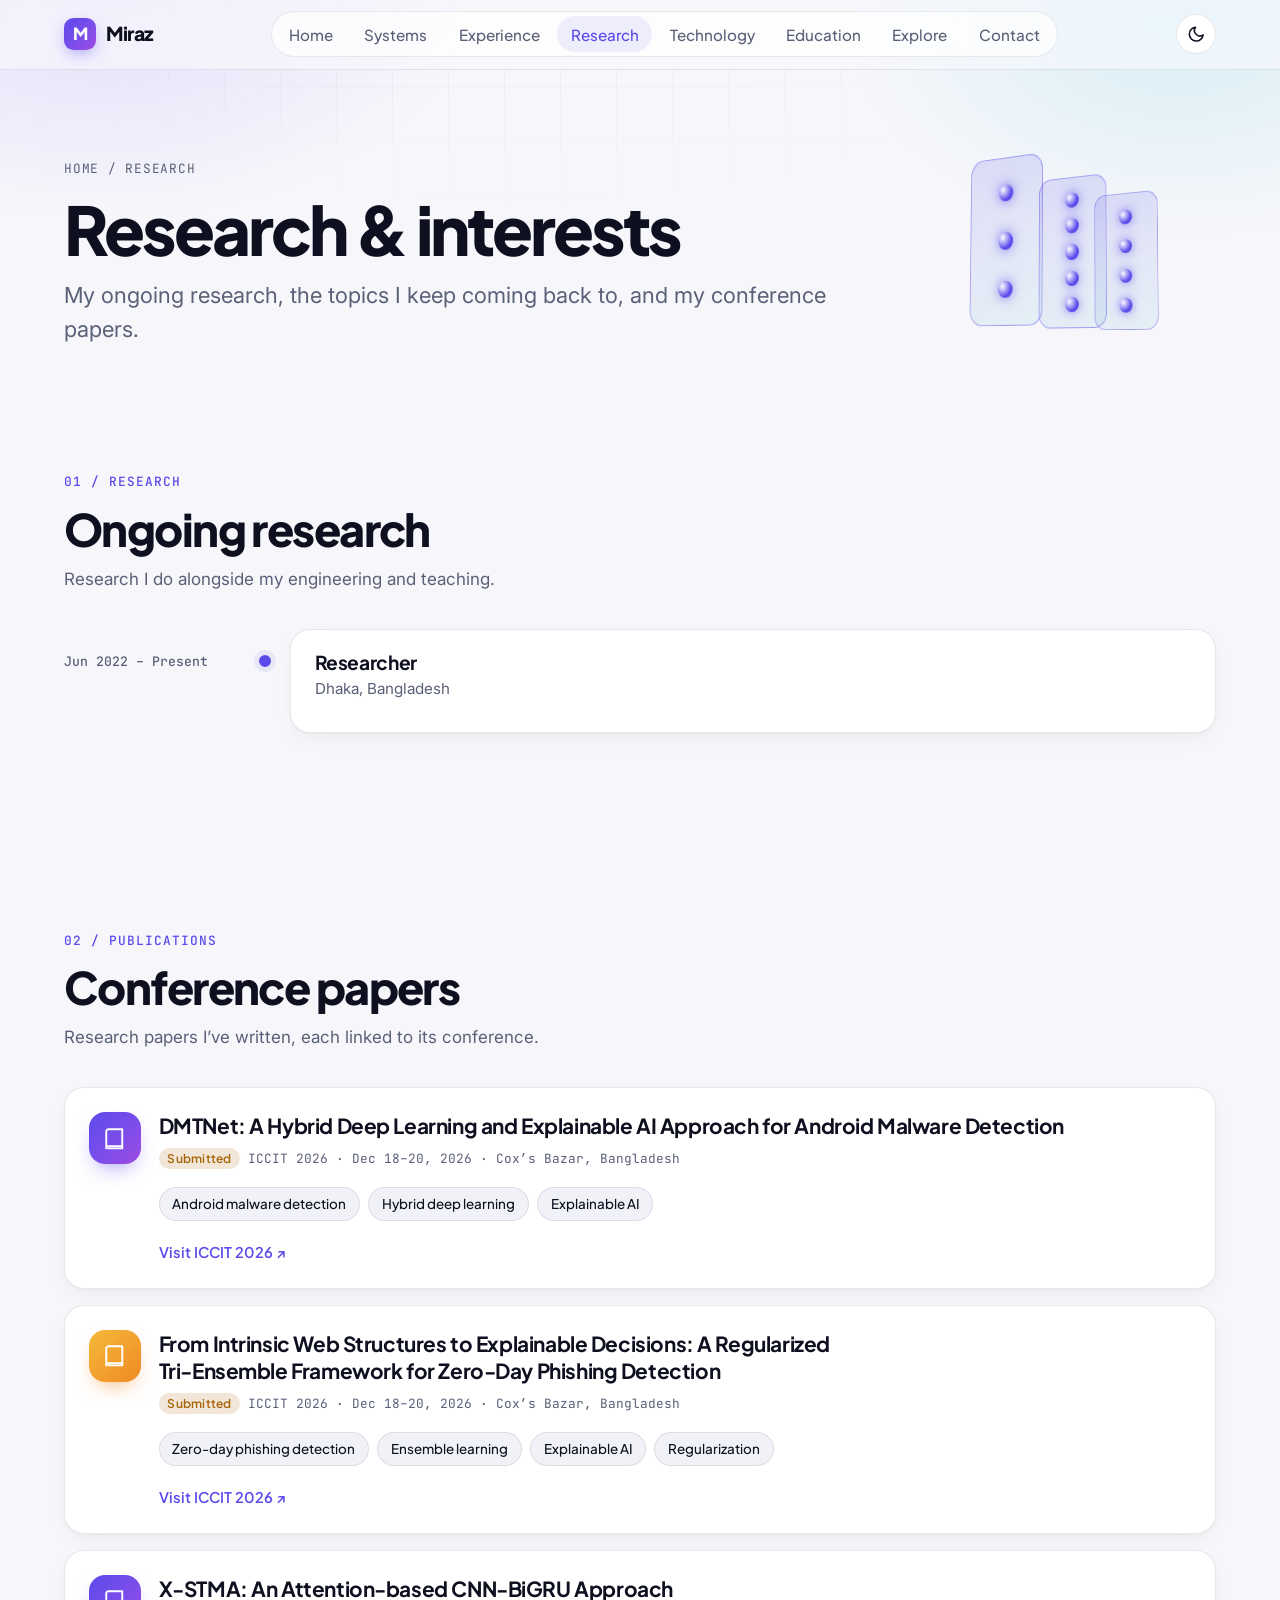
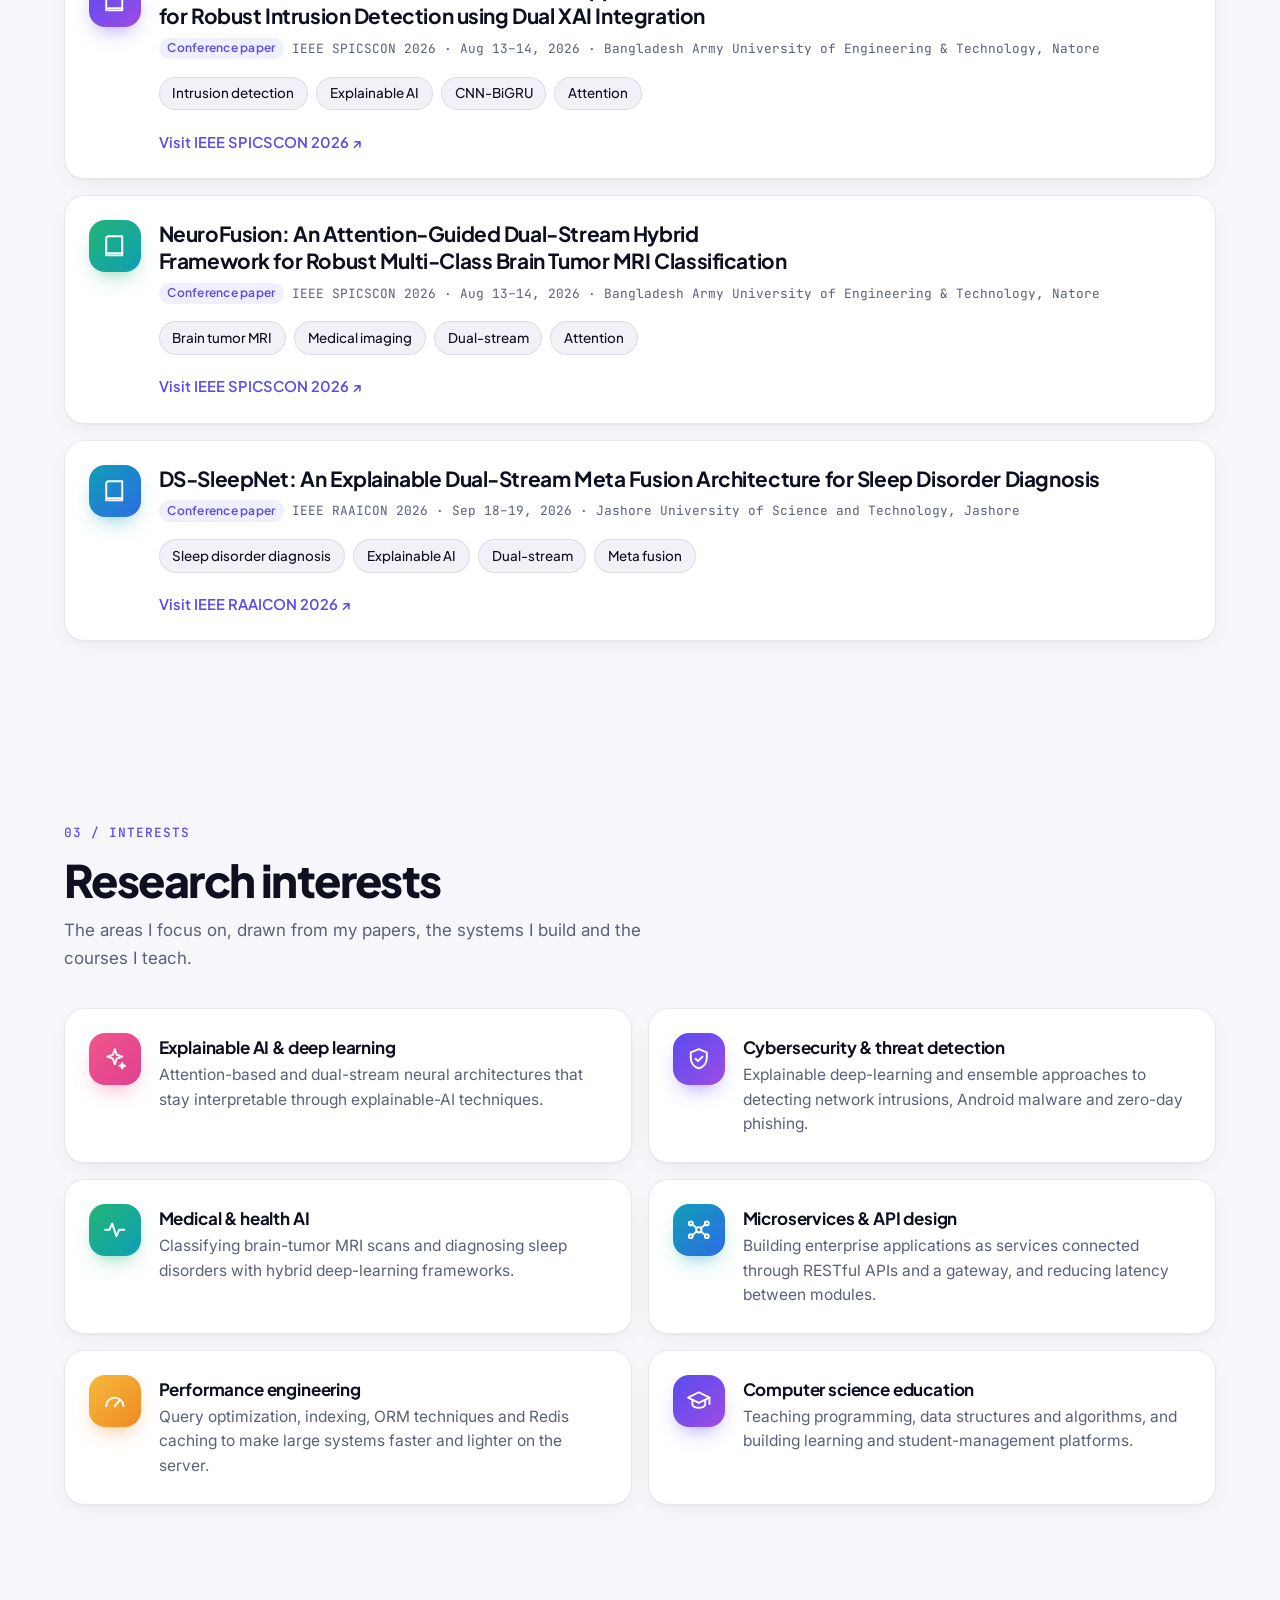
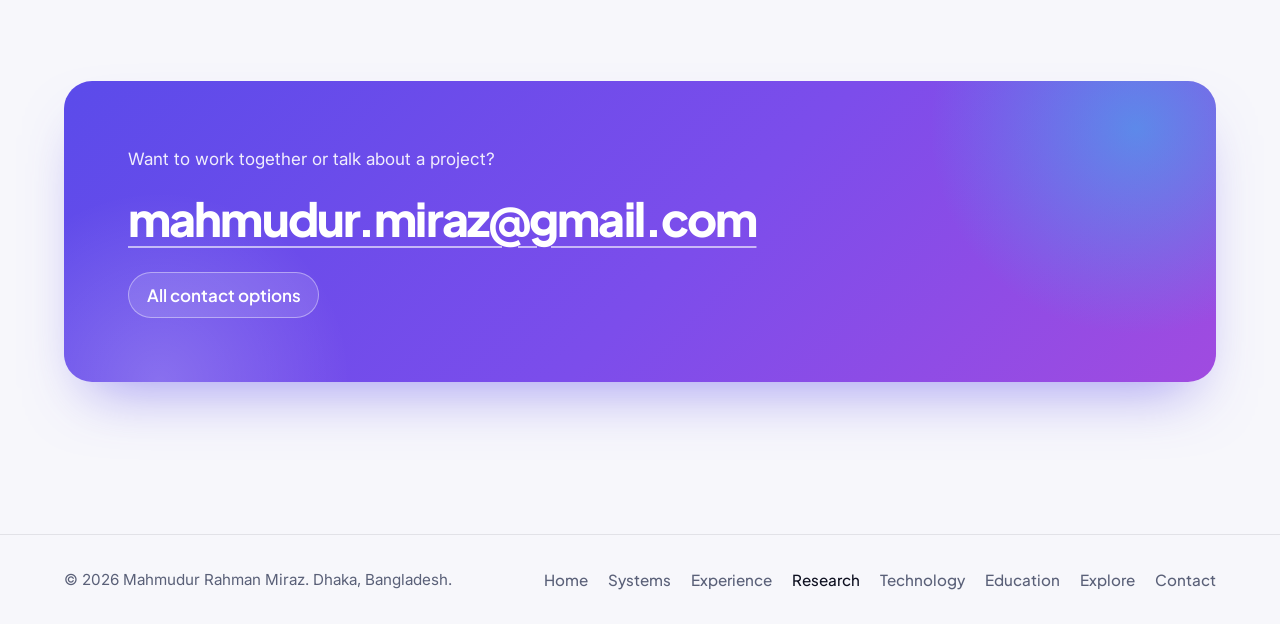
<file: research.html>
<!DOCTYPE html>
<html lang="en">
<head>
<meta charset="utf-8">
<meta name="viewport" content="width=device-width, initial-scale=1, viewport-fit=cover">
<title>Research – Mahmudur Rahman Miraz</title>
<meta name="description" content="Research and conference papers by Mahmudur Rahman Miraz: explainable AI, cybersecurity, medical AI, microservices, performance engineering and CS education.">
<meta property="og:title" content="Research – Mahmudur Rahman Miraz">
<meta property="og:description" content="Research and conference papers by Mahmudur Rahman Miraz: explainable AI, cybersecurity, medical AI, microservices, performance engineering and CS education.">
<meta property="og:image" content="https://mrmiraz.github.io/assets/miraz.jpg">
<meta name="twitter:card" content="summary">
<link rel="canonical" href="https://mrmiraz.github.io/research.html">
<link rel="icon" type="image/jpeg" href="assets/miraz.jpg">
<link rel="preconnect" href="https://fonts.googleapis.com">
<link rel="preconnect" href="https://fonts.gstatic.com" crossorigin>
<link href="https://fonts.googleapis.com/css2?family=Inter:wght@400..700&family=JetBrains+Mono:wght@500;700&family=Plus+Jakarta+Sans:wght@500..800&display=swap" rel="stylesheet">
<script>
  try {
    var saved = localStorage.getItem('theme');
    if (saved === 'light' || saved === 'dark') document.documentElement.dataset.theme = saved;
  } catch (e) {}
</script>
<link rel="stylesheet" href="assets/css/site.css?v=6c3742a2">
</head>
<body>
<a class="skip-link" href="#main">Skip to content</a>

<header class="site-header">
  <div class="wrap bar">
    <a class="brand" href="index.html"><span class="brand-mark" aria-hidden="true">M</span>Miraz</a>
    <nav class="nav" aria-label="Pages">
      <ul>
        <li><a href="index.html">Home</a></li>
        <li><a href="systems.html">Systems</a></li>
        <li><a href="experience.html">Experience</a></li>
        <li><a href="research.html" aria-current="page">Research</a></li>
        <li><a href="technology.html">Technology</a></li>
        <li><a href="education.html">Education</a></li>
        <li><a href="explore.html">Explore</a></li>
        <li><a href="contact.html">Contact</a></li>
      </ul>
    </nav>
    <button class="theme" id="theme" type="button" aria-label="Switch to dark theme" data-mode="light">
      <svg class="i-moon" viewBox="0 0 24 24" fill="none" stroke="currentColor" stroke-width="2" stroke-linecap="round" stroke-linejoin="round" aria-hidden="true"><path d="M21 12.8A9 9 0 1 1 11.2 3a7 7 0 0 0 9.8 9.8z"/></svg>
      <svg class="i-sun" viewBox="0 0 24 24" fill="none" stroke="currentColor" stroke-width="2" stroke-linecap="round" stroke-linejoin="round" aria-hidden="true"><circle cx="12" cy="12" r="4"/><path d="M12 2v2M12 20v2M4.9 4.9l1.4 1.4M17.7 17.7l1.4 1.4M2 12h2M20 12h2M4.9 19.1l1.4-1.4M17.7 6.3l1.4-1.4"/></svg>
    </button>
  </div>
</header>

<main id="main" class="page-body pg-research">
  <section class="page-head">
    <div class="wrap">
      <div class="deco scene" aria-hidden="true"><div class="px" style="--d:20"><div class="net"><div class="ly" style="--z:-7;--l:0"><b style="--n:0"></b><b style="--n:1"></b><b style="--n:2"></b><b style="--n:3"></b></div><div class="ly" style="--z:0;--l:1"><b style="--n:0"></b><b style="--n:1"></b><b style="--n:2"></b><b style="--n:3"></b><b style="--n:4"></b></div><div class="ly" style="--z:7;--l:2"><b style="--n:0"></b><b style="--n:1"></b><b style="--n:2"></b></div></div></div></div>
      <p class="crumbs" data-rise style="--i:0"><a href="index.html">Home</a> / Research</p>
      <h1 data-rise style="--i:1">Research &amp; interests</h1>
      <p class="lede" data-rise style="--i:2">My ongoing research, the topics I keep coming back to, and my conference papers.</p>
    </div>
  </section>

  <section class="section" id="research" aria-labelledby="research-h">
    <div class="wrap section-grid">
      <div class="section-head reveal">
        <span class="kicker">01 / Research</span>
        <h2 id="research-h">Ongoing research</h2>
        <p class="side-note">Research I do alongside my engineering and teaching.</p>
      </div>
      <div class="stack reveal">
        <ol class="timeline">
          <li class="job current">
            <p class="when">Jun 2022 – Present</p>
            <div class="what">
              <h3>Researcher</h3>
              <p class="org">Dhaka, Bangladesh</p>
            </div>
          </li>
        </ol>
      </div>
    </div>
  </section>

  <section class="section" id="publications" aria-labelledby="publications-h">
    <div class="wrap section-grid">
      <div class="section-head reveal">
        <span class="kicker">02 / Publications</span>
        <h2 id="publications-h">Conference papers</h2>
        <p class="side-note">Research papers I’ve written, each linked to its conference.</p>
      </div>
      <ul class="papers reveal">
        <li class="paper">
          <span class="ico " aria-hidden="true"><svg viewBox="0 0 24 24" fill="none" stroke="currentColor" stroke-width="1.8" stroke-linecap="round" stroke-linejoin="round"><path d="M4 5a2 2 0 0 1 2-2h13v16H6a2 2 0 0 0-2 2V5z"/><path d="M19 19v2H6"/></svg></span>
          <h3>DMTNet: A Hybrid Deep Learning and Explainable AI Approach for Android Malware Detection</h3>
          <p class="venue"><span class="tag tag-sub">Submitted</span>ICCIT 2026 · Dec 18–20, 2026 · Cox’s Bazar, Bangladesh</p>
          <ul class="chips">
            <li>Android malware detection</li>
            <li>Hybrid deep learning</li>
            <li>Explainable AI</li>
          </ul>
          <a class="paper-link" href="https://iccit.org.bd/2026/" target="_blank" rel="noopener noreferrer">Visit ICCIT 2026 <span aria-hidden="true">↗</span></a>
        </li>
        <li class="paper">
          <span class="ico t-gold" aria-hidden="true"><svg viewBox="0 0 24 24" fill="none" stroke="currentColor" stroke-width="1.8" stroke-linecap="round" stroke-linejoin="round"><path d="M4 5a2 2 0 0 1 2-2h13v16H6a2 2 0 0 0-2 2V5z"/><path d="M19 19v2H6"/></svg></span>
          <h3>From Intrinsic Web Structures to Explainable Decisions: A Regularized Tri-Ensemble Framework for Zero-Day Phishing Detection</h3>
          <p class="venue"><span class="tag tag-sub">Submitted</span>ICCIT 2026 · Dec 18–20, 2026 · Cox’s Bazar, Bangladesh</p>
          <ul class="chips">
            <li>Zero-day phishing detection</li>
            <li>Ensemble learning</li>
            <li>Explainable AI</li>
            <li>Regularization</li>
          </ul>
          <a class="paper-link" href="https://iccit.org.bd/2026/" target="_blank" rel="noopener noreferrer">Visit ICCIT 2026 <span aria-hidden="true">↗</span></a>
        </li>
        <li class="paper">
          <span class="ico " aria-hidden="true"><svg viewBox="0 0 24 24" fill="none" stroke="currentColor" stroke-width="1.8" stroke-linecap="round" stroke-linejoin="round"><path d="M4 5a2 2 0 0 1 2-2h13v16H6a2 2 0 0 0-2 2V5z"/><path d="M19 19v2H6"/></svg></span>
          <h3>X-STMA: An Attention-based CNN-BiGRU Approach for Robust Intrusion Detection using Dual XAI Integration</h3>
          <p class="venue"><span class="tag">Conference paper</span>IEEE SPICSCON 2026 · Aug 13–14, 2026 · Bangladesh Army University of Engineering &amp; Technology, Natore</p>
          <ul class="chips">
            <li>Intrusion detection</li>
            <li>Explainable AI</li>
            <li>CNN-BiGRU</li>
            <li>Attention</li>
          </ul>
          <a class="paper-link" href="https://spicscon.org/2026/" target="_blank" rel="noopener noreferrer">Visit IEEE SPICSCON 2026 <span aria-hidden="true">↗</span></a>
        </li>
        <li class="paper">
          <span class="ico t-green" aria-hidden="true"><svg viewBox="0 0 24 24" fill="none" stroke="currentColor" stroke-width="1.8" stroke-linecap="round" stroke-linejoin="round"><path d="M4 5a2 2 0 0 1 2-2h13v16H6a2 2 0 0 0-2 2V5z"/><path d="M19 19v2H6"/></svg></span>
          <h3>NeuroFusion: An Attention-Guided Dual-Stream Hybrid Framework for Robust Multi-Class Brain Tumor MRI Classification</h3>
          <p class="venue"><span class="tag">Conference paper</span>IEEE SPICSCON 2026 · Aug 13–14, 2026 · Bangladesh Army University of Engineering &amp; Technology, Natore</p>
          <ul class="chips">
            <li>Brain tumor MRI</li>
            <li>Medical imaging</li>
            <li>Dual-stream</li>
            <li>Attention</li>
          </ul>
          <a class="paper-link" href="https://spicscon.org/2026/" target="_blank" rel="noopener noreferrer">Visit IEEE SPICSCON 2026 <span aria-hidden="true">↗</span></a>
        </li>
        <li class="paper">
          <span class="ico t-cyan" aria-hidden="true"><svg viewBox="0 0 24 24" fill="none" stroke="currentColor" stroke-width="1.8" stroke-linecap="round" stroke-linejoin="round"><path d="M4 5a2 2 0 0 1 2-2h13v16H6a2 2 0 0 0-2 2V5z"/><path d="M19 19v2H6"/></svg></span>
          <h3>DS-SleepNet: An Explainable Dual-Stream Meta Fusion Architecture for Sleep Disorder Diagnosis</h3>
          <p class="venue"><span class="tag">Conference paper</span>IEEE RAAICON 2026 · Sep 18–19, 2026 · Jashore University of Science and Technology, Jashore</p>
          <ul class="chips">
            <li>Sleep disorder diagnosis</li>
            <li>Explainable AI</li>
            <li>Dual-stream</li>
            <li>Meta fusion</li>
          </ul>
          <a class="paper-link" href="https://raaicon.org/" target="_blank" rel="noopener noreferrer">Visit IEEE RAAICON 2026 <span aria-hidden="true">↗</span></a>
        </li>
      </ul>
    </div>
  </section>

  <section class="section" id="interests" aria-labelledby="interests-h">
    <div class="wrap section-grid">
      <div class="section-head reveal">
        <span class="kicker">03 / Interests</span>
        <h2 id="interests-h">Research interests</h2>
        <p class="side-note">The areas I focus on, drawn from my papers, the systems I build and the courses I teach.</p>
      </div>
      <dl class="rows wide icons reveal">
        <div>
          <span class="ico t-rose" aria-hidden="true"><svg viewBox="0 0 24 24" fill="none" stroke="currentColor" stroke-width="1.8" stroke-linecap="round" stroke-linejoin="round"><path d="M12 3l1.8 5.2L19 10l-5.2 1.8L12 17l-1.8-5.2L5 10l5.2-1.8L12 3z"/><path d="M19 16l.7 2 2 .7-2 .7L19 21l-.7-1.6-2-.7 2-.7.7-2z"/></svg></span>
          <dt>Explainable AI &amp; deep learning</dt>
          <dd>Attention-based and dual-stream neural architectures that stay interpretable through explainable-AI techniques.</dd>
        </div>
        <div>
          <span class="ico " aria-hidden="true"><svg viewBox="0 0 24 24" fill="none" stroke="currentColor" stroke-width="1.8" stroke-linecap="round" stroke-linejoin="round"><path d="M12 3 4.5 6v5.5c0 4.4 3.1 8.2 7.5 9.5 4.4-1.3 7.5-5.1 7.5-9.5V6L12 3z"/><path d="m9 12 2.2 2.2L15.5 10"/></svg></span>
          <dt>Cybersecurity &amp; threat detection</dt>
          <dd>Explainable deep-learning and ensemble approaches to detecting network intrusions, Android malware and zero-day phishing.</dd>
        </div>
        <div>
          <span class="ico t-green" aria-hidden="true"><svg viewBox="0 0 24 24" fill="none" stroke="currentColor" stroke-width="1.8" stroke-linecap="round" stroke-linejoin="round"><path d="M3 12h4l2.5-6 4 12 2.5-6H21"/></svg></span>
          <dt>Medical &amp; health AI</dt>
          <dd>Classifying brain-tumor MRI scans and diagnosing sleep disorders with hybrid deep-learning frameworks.</dd>
        </div>
        <div>
          <span class="ico t-cyan" aria-hidden="true"><svg viewBox="0 0 24 24" fill="none" stroke="currentColor" stroke-width="1.8" stroke-linecap="round" stroke-linejoin="round"><circle cx="12" cy="12" r="2.5"/><circle cx="4.5" cy="6" r="1.8"/><circle cx="19.5" cy="6" r="1.8"/><circle cx="4.5" cy="18" r="1.8"/><circle cx="19.5" cy="18" r="1.8"/><path d="M6 7l4.2 3.6M18 7l-4.2 3.6M6 17l4.2-3.6M18 17l-4.2-3.6"/></svg></span>
          <dt>Microservices &amp; API design</dt>
          <dd>Building enterprise applications as services connected through RESTful APIs and a gateway, and reducing latency between modules.</dd>
        </div>
        <div>
          <span class="ico t-gold" aria-hidden="true"><svg viewBox="0 0 24 24" fill="none" stroke="currentColor" stroke-width="1.8" stroke-linecap="round" stroke-linejoin="round"><path d="M4 17a8 8 0 1 1 16 0"/><path d="m12 17 4-5"/><path d="M12 17h.01"/></svg></span>
          <dt>Performance engineering</dt>
          <dd>Query optimization, indexing, ORM techniques and Redis caching to make large systems faster and lighter on the server.</dd>
        </div>
        <div>
          <span class="ico " aria-hidden="true"><svg viewBox="0 0 24 24" fill="none" stroke="currentColor" stroke-width="1.8" stroke-linecap="round" stroke-linejoin="round"><path d="M22 9 12 4 2 9l10 5 10-5z"/><path d="M6 11.2v4.6c0 1.2 2.7 2.7 6 2.7s6-1.5 6-2.7v-4.6"/><path d="M22 9v6"/></svg></span>
          <dt>Computer science education</dt>
          <dd>Teaching programming, data structures and algorithms, and building learning and student-management platforms.</dd>
        </div>
      </dl>
    </div>
  </section>

  <section class="section" aria-label="Get in touch">
    <div class="wrap">
      <div class="contact-card reveal">
        <p class="contact-lede">Want to work together or talk about a project?</p>
        <a class="mail" href="mailto:mahmudur.miraz@gmail.com">mahmudur.miraz@gmail.com</a>
        <ul class="links">
          <li><a href="contact.html">All contact options</a></li>
        </ul>
      </div>
    </div>
  </section>
</main>

<footer class="site-footer">
  <div class="wrap footer-grid">
    <p>© 2026 Mahmudur Rahman Miraz. Dhaka, Bangladesh.</p>
    <nav aria-label="Footer">
      <ul class="footer-nav">
        <li><a href="index.html">Home</a></li>
        <li><a href="systems.html">Systems</a></li>
        <li><a href="experience.html">Experience</a></li>
        <li><a href="research.html" aria-current="page">Research</a></li>
        <li><a href="technology.html">Technology</a></li>
        <li><a href="education.html">Education</a></li>
        <li><a href="explore.html">Explore</a></li>
        <li><a href="contact.html">Contact</a></li>
      </ul>
    </nav>
  </div>
</footer>

<script src="assets/js/site.js?v=96e12c67"></script>
</body>
</html>
</file>
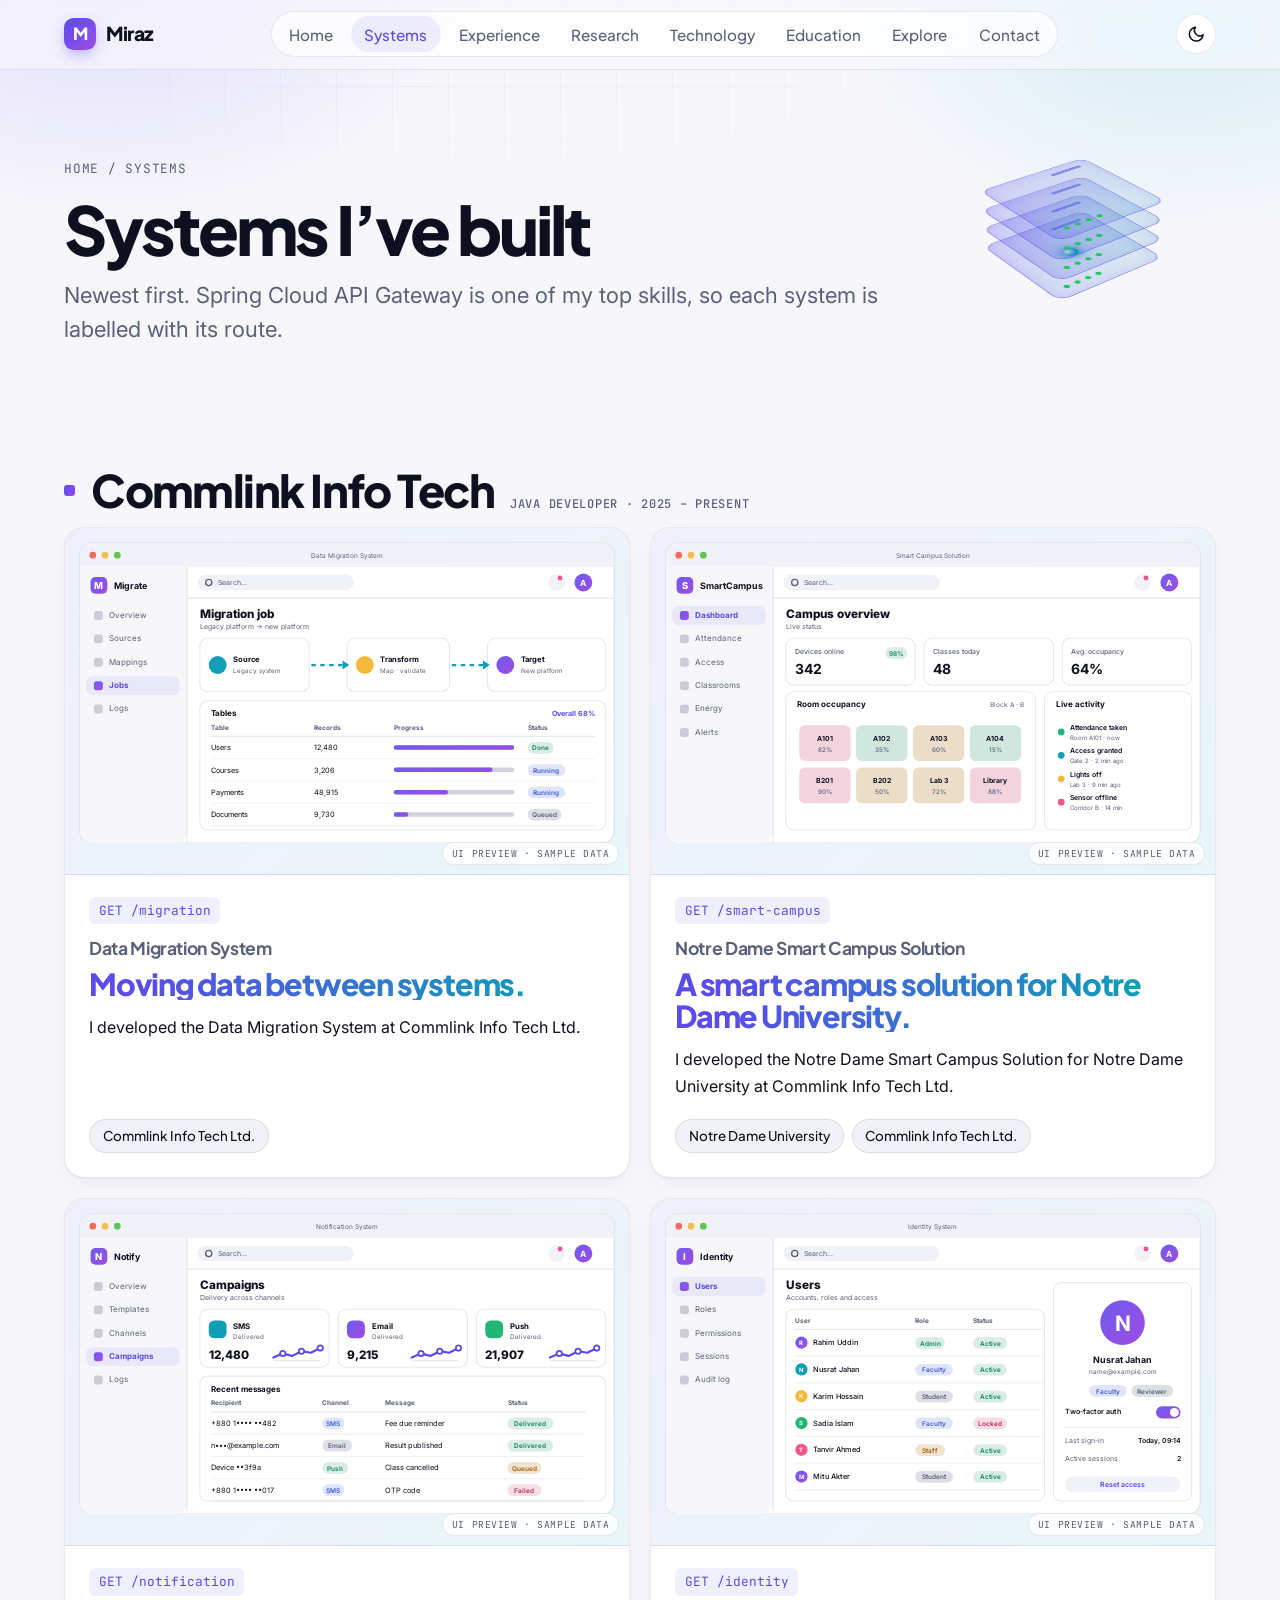
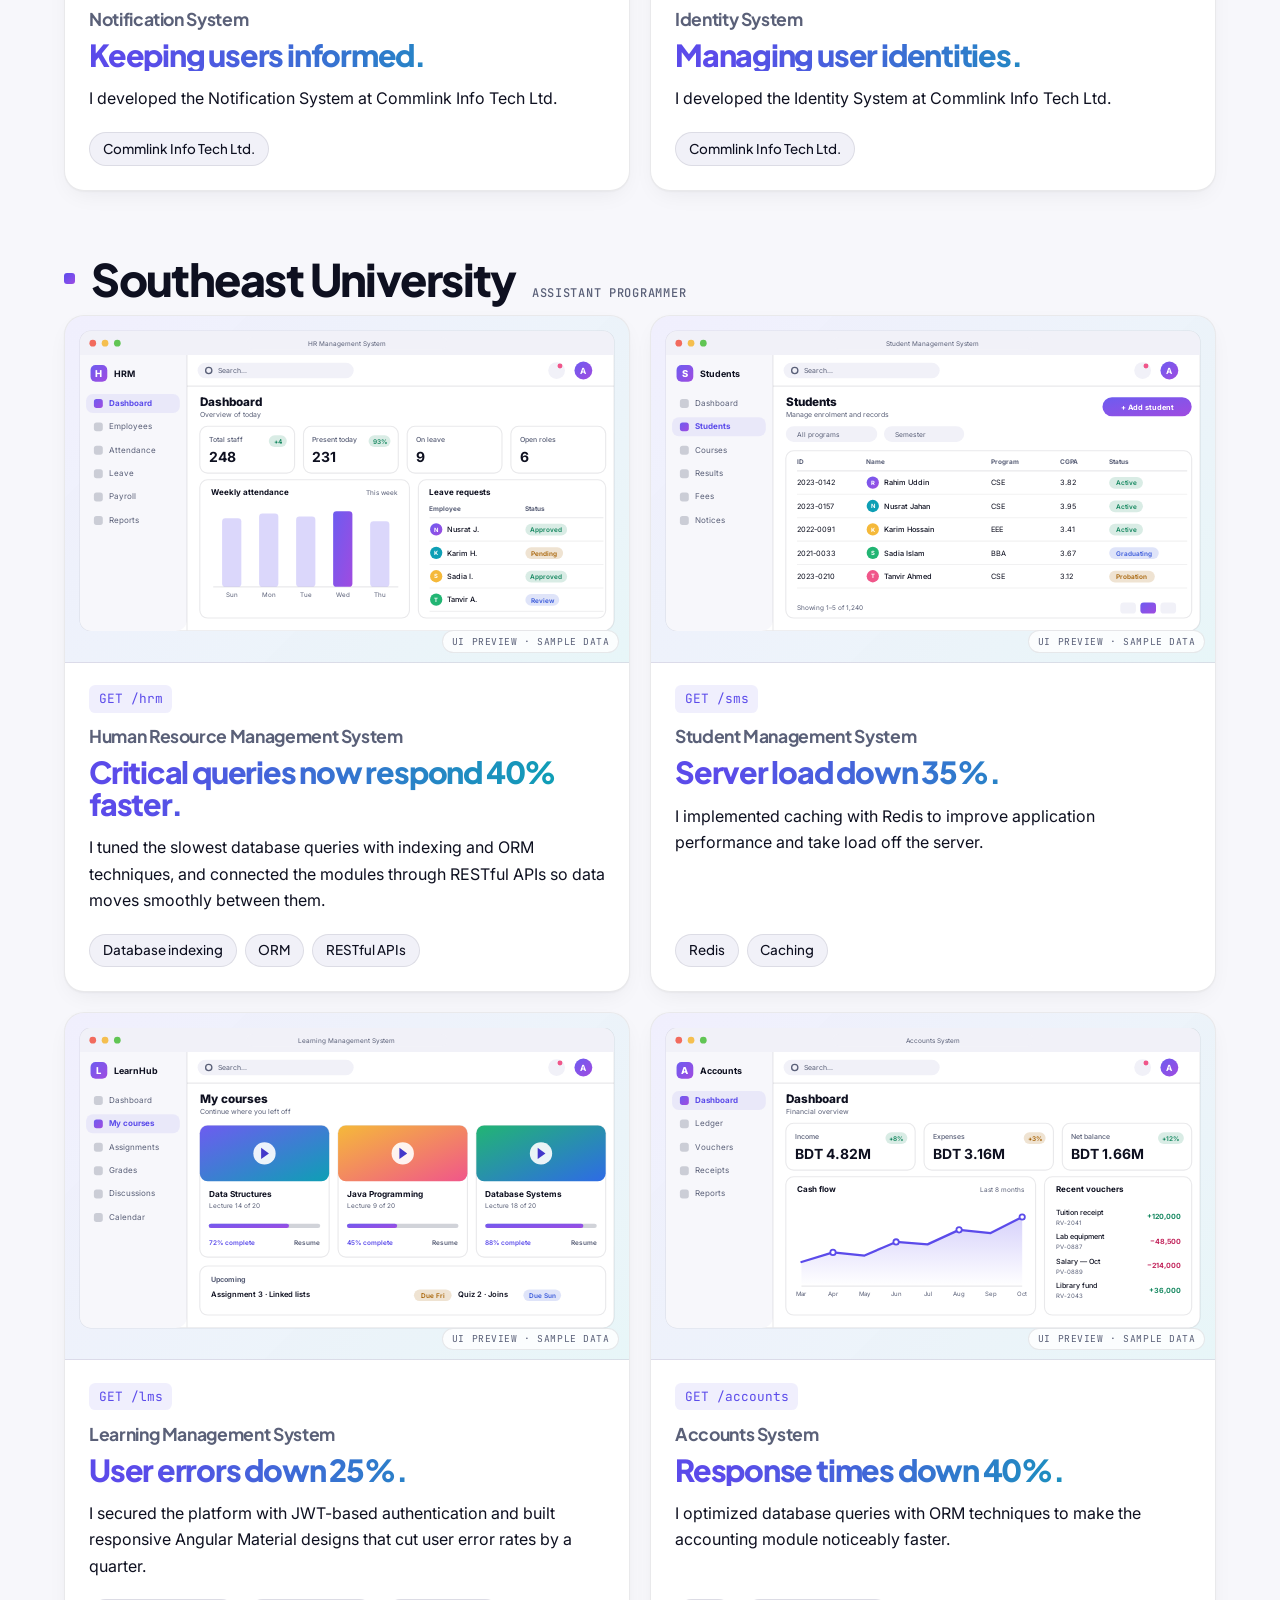
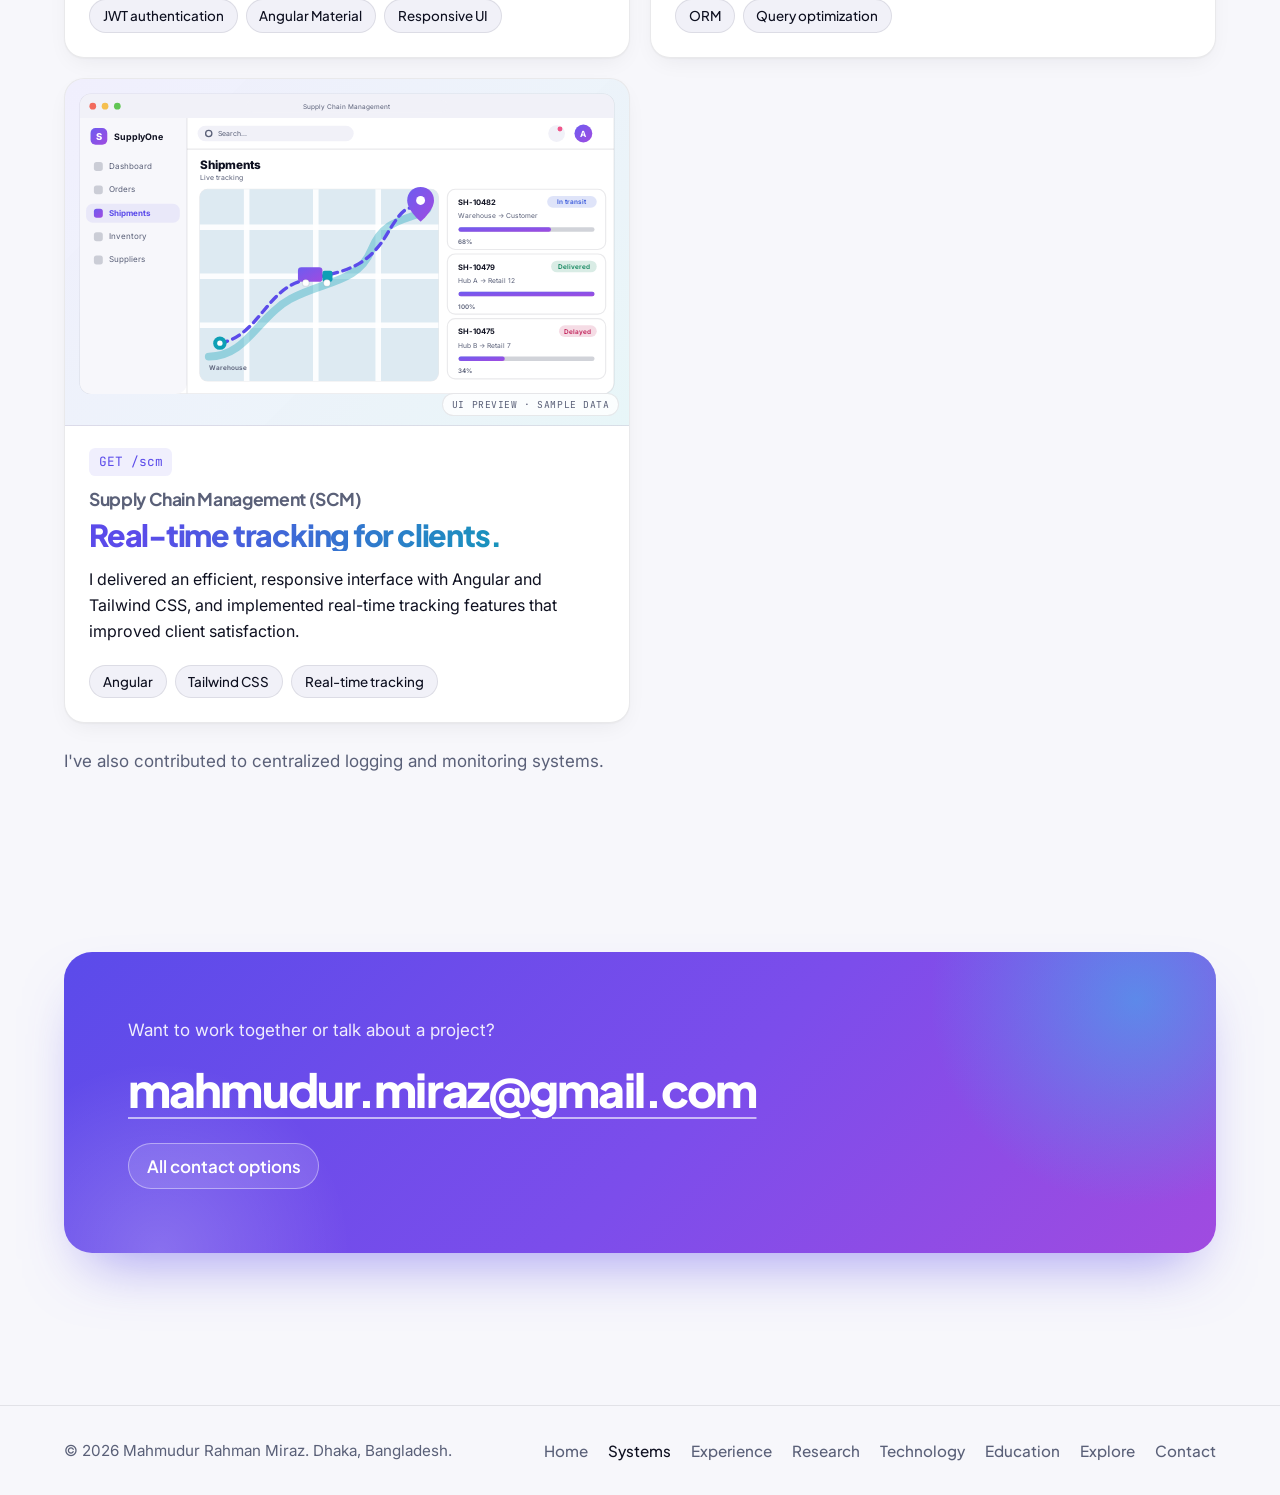
<file: systems.html>
<!DOCTYPE html>
<html lang="en">
<head>
<meta charset="utf-8">
<meta name="viewport" content="width=device-width, initial-scale=1, viewport-fit=cover">
<title>Systems – Mahmudur Rahman Miraz</title>
<meta name="description" content="Enterprise systems built by Mahmudur Rahman Miraz: HR, student management, learning management, accounting, supply chain, data migration, smart campus, notification and identity.">
<meta property="og:title" content="Systems – Mahmudur Rahman Miraz">
<meta property="og:description" content="Enterprise systems built by Mahmudur Rahman Miraz: HR, student management, learning management, accounting, supply chain, data migration, smart campus, notification and identity.">
<meta property="og:image" content="https://mrmiraz.github.io/assets/miraz.jpg">
<meta name="twitter:card" content="summary">
<link rel="canonical" href="https://mrmiraz.github.io/systems.html">
<link rel="icon" type="image/jpeg" href="assets/miraz.jpg">
<link rel="preconnect" href="https://fonts.googleapis.com">
<link rel="preconnect" href="https://fonts.gstatic.com" crossorigin>
<link href="https://fonts.googleapis.com/css2?family=Inter:wght@400..700&family=JetBrains+Mono:wght@500;700&family=Plus+Jakarta+Sans:wght@500..800&display=swap" rel="stylesheet">
<script>
  try {
    var saved = localStorage.getItem('theme');
    if (saved === 'light' || saved === 'dark') document.documentElement.dataset.theme = saved;
  } catch (e) {}
</script>
<link rel="stylesheet" href="assets/css/site.css?v=6c3742a2">
</head>
<body>
<a class="skip-link" href="#main">Skip to content</a>

<header class="site-header">
  <div class="wrap bar">
    <a class="brand" href="index.html"><span class="brand-mark" aria-hidden="true">M</span>Miraz</a>
    <nav class="nav" aria-label="Pages">
      <ul>
        <li><a href="index.html">Home</a></li>
        <li><a href="systems.html" aria-current="page">Systems</a></li>
        <li><a href="experience.html">Experience</a></li>
        <li><a href="research.html">Research</a></li>
        <li><a href="technology.html">Technology</a></li>
        <li><a href="education.html">Education</a></li>
        <li><a href="explore.html">Explore</a></li>
        <li><a href="contact.html">Contact</a></li>
      </ul>
    </nav>
    <button class="theme" id="theme" type="button" aria-label="Switch to dark theme" data-mode="light">
      <svg class="i-moon" viewBox="0 0 24 24" fill="none" stroke="currentColor" stroke-width="2" stroke-linecap="round" stroke-linejoin="round" aria-hidden="true"><path d="M21 12.8A9 9 0 1 1 11.2 3a7 7 0 0 0 9.8 9.8z"/></svg>
      <svg class="i-sun" viewBox="0 0 24 24" fill="none" stroke="currentColor" stroke-width="2" stroke-linecap="round" stroke-linejoin="round" aria-hidden="true"><circle cx="12" cy="12" r="4"/><path d="M12 2v2M12 20v2M4.9 4.9l1.4 1.4M17.7 17.7l1.4 1.4M2 12h2M20 12h2M4.9 19.1l1.4-1.4M17.7 6.3l1.4-1.4"/></svg>
    </button>
  </div>
</header>

<main id="main" class="page-body pg-systems">
  <section class="page-head">
    <div class="wrap">
      <div class="deco scene" aria-hidden="true"><div class="px" style="--d:-16"><div class="sys"><i class="slab" style="--i:0"></i><i class="slab" style="--i:1"></i><i class="slab" style="--i:2"></i><i class="slab" style="--i:3"></i><b class="pk" style="--j:0"></b><b class="pk" style="--j:1"></b></div></div></div>
      <p class="crumbs" data-rise style="--i:0"><a href="index.html">Home</a> / Systems</p>
      <h1 data-rise style="--i:1">Systems I’ve built</h1>
      <p class="lede" data-rise style="--i:2">Newest first. Spring Cloud API Gateway is one of my top skills, so each system is labelled with its route.</p>
    </div>
  </section>

  <section class="section" id="systems" aria-label="Systems">
    <div class="wrap">
      <svg class="ill-defs" width="0" height="0" aria-hidden="true" focusable="false"><defs><linearGradient id="ill-grad" x1="0" y1="0" x2="1" y2="1"><stop offset="0" style="stop-color:#6D5CF0"/><stop offset="1" style="stop-color:#A04BE0"/></linearGradient><linearGradient id="ill-g1" x1="0" y1="0" x2="1" y2="1"><stop offset="0" style="stop-color:#6D5CF0"/><stop offset="1" style="stop-color:#0E9FB5"/></linearGradient><linearGradient id="ill-g2" x1="0" y1="0" x2="1" y2="1"><stop offset="0" style="stop-color:#F5B93A"/><stop offset="1" style="stop-color:#F0568A"/></linearGradient><linearGradient id="ill-g3" x1="0" y1="0" x2="1" y2="1"><stop offset="0" style="stop-color:#22B573"/><stop offset="1" style="stop-color:#2E6BE6"/></linearGradient><linearGradient id="ill-area" x1="0" y1="0" x2="0" y2="1"><stop offset="0" style="stop-color:#6D5CF0;stop-opacity:.28"/><stop offset="1" style="stop-color:#6D5CF0;stop-opacity:0"/></linearGradient></defs></svg>
      <div class="sys-group">
        <h2 class="group-title">Commlink Info Tech <span>Java Developer · 2025 – present</span></h2>
        <div class="sys-grid">
        <article class="sys-card reveal" id="migration">
          <figure class="shot"><svg class="ill" viewBox="0 0 480 270" role="img" aria-label="UI preview of a data migration job showing source, transform and target stages with per-table progress (sample data)"><rect width="480" height="270" class="s-bg"/><rect x=".5" y=".5" width="479" height="269" rx="10" class="s-win"/><path d="M.5 22 V10.5 a10 10 0 0 1 10 -10 H469.5 a10 10 0 0 1 10 10 V22 Z" class="s-bar"/><circle cx="12" cy="11.5" r="3" fill="#F26B5E"/><circle cx="23" cy="11.5" r="3" fill="#F5BF4F"/><circle cx="34" cy="11.5" r="3" fill="#61C554"/><rect x="150" y="6" width="180" height="11" rx="5.5" class="s-input"/><text x="240" y="13.7" font-size="5.8" font-weight="400" class="t-m" text-anchor="middle">Data Migration System</text><path d="M.5 22 H96.5 V259.5 a10 10 0 0 1 -10 10 H10.5 a10 10 0 0 1 -10 -10 Z" class="s-side"/><path d="M96.5 22 V269" class="s-sep"/><rect x="10" y="31" width="15" height="15" rx="4.5" class="s-acc"/><text x="17.5" y="42" font-size="8.5" font-weight="800" class="t-w" text-anchor="middle">M</text><text x="31" y="42" font-size="8" font-weight="700" class="t" text-anchor="start">Migrate</text><rect x="13" y="61.5" width="8" height="8" rx="2.4" class="s-mut"/><text x="27" y="67.6" font-size="7.2" font-weight="400" class="t-m" text-anchor="start">Overview</text><rect x="13" y="82.5" width="8" height="8" rx="2.4" class="s-mut"/><text x="27" y="88.6" font-size="7.2" font-weight="400" class="t-m" text-anchor="start">Sources</text><rect x="13" y="103.5" width="8" height="8" rx="2.4" class="s-mut"/><text x="27" y="109.6" font-size="7.2" font-weight="400" class="t-m" text-anchor="start">Mappings</text><rect x="6" y="120" width="84" height="17" rx="6" class="s-active"/><rect x="13" y="124.5" width="8" height="8" rx="2.4" class="s-acc"/><text x="27" y="130.6" font-size="7.2" font-weight="700" class="t-acc" text-anchor="start">Jobs</text><rect x="13" y="145.5" width="8" height="8" rx="2.4" class="s-mut"/><text x="27" y="151.6" font-size="7.2" font-weight="400" class="t-m" text-anchor="start">Logs</text><rect x="106" y="29" width="140" height="14" rx="7" class="s-input"/><circle cx="116" cy="36" r="2.8" class="s-ring"/><text x="124" y="38.4" font-size="6.2" font-weight="400" class="t-m" text-anchor="start">Search…</text><circle cx="428" cy="36" r="7.5" class="s-input"/><circle cx="431" cy="32" r="2.2" class="s-rose"/><circle cx="452" cy="36" r="8" class="s-acc"/><text x="452" y="38.88" font-size="7.6" font-weight="700" class="t-w" text-anchor="middle">A</text><path d="M96.5 50 H479.5" class="s-sep"/><text x="108" y="68" font-size="10.5" font-weight="800" class="t" text-anchor="start">Migration job</text><text x="108" y="78" font-size="6.2" font-weight="400" class="t-m" text-anchor="start">Legacy platform → new platform</text><rect x="108" y="86" width="98" height="48" rx="7" class="s-card2"/><circle cx="124" cy="110" r="8" class="s-acc2"/><text x="138" y="107" font-size="6.8" font-weight="700" class="t" text-anchor="start">Source</text><text x="138" y="117" font-size="5.6" font-weight="400" class="t-m" text-anchor="start">Legacy system</text><rect x="240" y="86" width="92" height="48" rx="7" class="s-card2"/><circle cx="256" cy="110" r="8" class="s-gold"/><text x="270" y="107" font-size="6.8" font-weight="700" class="t" text-anchor="start">Transform</text><text x="270" y="117" font-size="5.6" font-weight="400" class="t-m" text-anchor="start">Map · validate</text><rect x="366" y="86" width="106" height="48" rx="7" class="s-card2"/><circle cx="382" cy="110" r="8" class="s-acc"/><text x="396" y="107" font-size="6.8" font-weight="700" class="t" text-anchor="start">Target</text><text x="396" y="117" font-size="5.6" font-weight="400" class="t-m" text-anchor="start">New platform</text><path d="M208 110 H236 M334 110 H362" class="s-flow2"/><polygon points="236,106 242,110 236,114" class="s-acc2"/><polygon points="362,106 368,110 362,114" class="s-acc2"/><rect x="108" y="142" width="364" height="116" rx="7" class="s-card2"/><text x="118" y="156" font-size="7.2" font-weight="700" class="t" text-anchor="start">Tables</text><text x="462" y="156" font-size="6.4" font-weight="700" class="t-acc" text-anchor="end">Overall 68%</text><text x="118" y="168" font-size="5.8" font-weight="700" class="t-m" text-anchor="start">Table</text><text x="210" y="168" font-size="5.8" font-weight="700" class="t-m" text-anchor="start">Records</text><text x="282" y="168" font-size="5.8" font-weight="700" class="t-m" text-anchor="start">Progress</text><text x="402" y="168" font-size="5.8" font-weight="700" class="t-m" text-anchor="start">Status</text><path d="M118 174 H462" class="s-sep"/><text x="118" y="186.4" font-size="6.6" font-weight="400" class="t" text-anchor="start">Users</text><text x="210" y="186.4" font-size="6.6" font-weight="400" class="t" text-anchor="start">12,480</text><rect x="282" y="182.0" width="108" height="4" rx="2" class="s-mut"/><rect x="282" y="182.0" width="108.0" height="4" rx="2" class="s-acc"/><rect x="402" y="179.0" width="23.2" height="10.5" rx="5.25" class="pk-g"/><text x="413.6" y="186.6" font-size="5.8" font-weight="600" class="tg-g" text-anchor="middle">Done</text><path d="M118 194 H462" class="s-sep" opacity=".6"/><text x="118" y="206.4" font-size="6.6" font-weight="400" class="t" text-anchor="start">Courses</text><text x="210" y="206.4" font-size="6.6" font-weight="400" class="t" text-anchor="start">3,206</text><rect x="282" y="202.0" width="108" height="4" rx="2" class="s-mut"/><rect x="282" y="202.0" width="88.56" height="4" rx="2" class="s-acc"/><rect x="402" y="199.0" width="33.849999999999994" height="10.5" rx="5.25" class="pk-b"/><text x="418.925" y="206.6" font-size="5.8" font-weight="600" class="tg-b" text-anchor="middle">Running</text><path d="M118 214 H462" class="s-sep" opacity=".6"/><text x="118" y="226.4" font-size="6.6" font-weight="400" class="t" text-anchor="start">Payments</text><text x="210" y="226.4" font-size="6.6" font-weight="400" class="t" text-anchor="start">48,915</text><rect x="282" y="222.0" width="108" height="4" rx="2" class="s-mut"/><rect x="282" y="222.0" width="48.6" height="4" rx="2" class="s-acc"/><rect x="402" y="219.0" width="33.849999999999994" height="10.5" rx="5.25" class="pk-b"/><text x="418.925" y="226.6" font-size="5.8" font-weight="600" class="tg-b" text-anchor="middle">Running</text><path d="M118 234 H462" class="s-sep" opacity=".6"/><text x="118" y="246.4" font-size="6.6" font-weight="400" class="t" text-anchor="start">Documents</text><text x="210" y="246.4" font-size="6.6" font-weight="400" class="t" text-anchor="start">9,730</text><rect x="282" y="242.0" width="108" height="4" rx="2" class="s-mut"/><rect x="282" y="242.0" width="12.96" height="4" rx="2" class="s-acc"/><rect x="402" y="239.0" width="30.299999999999997" height="10.5" rx="5.25" class="pk-n"/><text x="417.15" y="246.6" font-size="5.8" font-weight="600" class="tg-n" text-anchor="middle">Queued</text><path d="M118 254 H462" class="s-sep" opacity=".6"/></svg><figcaption>UI preview · sample data</figcaption></figure>
          <div class="sys-body">
            <p class="route-line">GET /migration</p>
            <h3>Data Migration System</h3>
            <p class="result">Moving data between systems.</p>
            <p class="detail">I developed the Data Migration System at Commlink Info Tech Ltd.</p>
            <ul class="tags"><li>Commlink Info Tech Ltd.</li></ul>
          </div>
        </article>
        <article class="sys-card reveal" id="smartcampus">
          <figure class="shot"><svg class="ill" viewBox="0 0 480 270" role="img" aria-label="UI preview of a smart campus dashboard with device status, room occupancy and live activity (sample data)"><rect width="480" height="270" class="s-bg"/><rect x=".5" y=".5" width="479" height="269" rx="10" class="s-win"/><path d="M.5 22 V10.5 a10 10 0 0 1 10 -10 H469.5 a10 10 0 0 1 10 10 V22 Z" class="s-bar"/><circle cx="12" cy="11.5" r="3" fill="#F26B5E"/><circle cx="23" cy="11.5" r="3" fill="#F5BF4F"/><circle cx="34" cy="11.5" r="3" fill="#61C554"/><rect x="150" y="6" width="180" height="11" rx="5.5" class="s-input"/><text x="240" y="13.7" font-size="5.8" font-weight="400" class="t-m" text-anchor="middle">Smart Campus Solution</text><path d="M.5 22 H96.5 V259.5 a10 10 0 0 1 -10 10 H10.5 a10 10 0 0 1 -10 -10 Z" class="s-side"/><path d="M96.5 22 V269" class="s-sep"/><rect x="10" y="31" width="15" height="15" rx="4.5" class="s-acc"/><text x="17.5" y="42" font-size="8.5" font-weight="800" class="t-w" text-anchor="middle">S</text><text x="31" y="42" font-size="8" font-weight="700" class="t" text-anchor="start">SmartCampus</text><rect x="6" y="57" width="84" height="17" rx="6" class="s-active"/><rect x="13" y="61.5" width="8" height="8" rx="2.4" class="s-acc"/><text x="27" y="67.6" font-size="7.2" font-weight="700" class="t-acc" text-anchor="start">Dashboard</text><rect x="13" y="82.5" width="8" height="8" rx="2.4" class="s-mut"/><text x="27" y="88.6" font-size="7.2" font-weight="400" class="t-m" text-anchor="start">Attendance</text><rect x="13" y="103.5" width="8" height="8" rx="2.4" class="s-mut"/><text x="27" y="109.6" font-size="7.2" font-weight="400" class="t-m" text-anchor="start">Access</text><rect x="13" y="124.5" width="8" height="8" rx="2.4" class="s-mut"/><text x="27" y="130.6" font-size="7.2" font-weight="400" class="t-m" text-anchor="start">Classrooms</text><rect x="13" y="145.5" width="8" height="8" rx="2.4" class="s-mut"/><text x="27" y="151.6" font-size="7.2" font-weight="400" class="t-m" text-anchor="start">Energy</text><rect x="13" y="166.5" width="8" height="8" rx="2.4" class="s-mut"/><text x="27" y="172.6" font-size="7.2" font-weight="400" class="t-m" text-anchor="start">Alerts</text><rect x="106" y="29" width="140" height="14" rx="7" class="s-input"/><circle cx="116" cy="36" r="2.8" class="s-ring"/><text x="124" y="38.4" font-size="6.2" font-weight="400" class="t-m" text-anchor="start">Search…</text><circle cx="428" cy="36" r="7.5" class="s-input"/><circle cx="431" cy="32" r="2.2" class="s-rose"/><circle cx="452" cy="36" r="8" class="s-acc"/><text x="452" y="38.88" font-size="7.6" font-weight="700" class="t-w" text-anchor="middle">A</text><path d="M96.5 50 H479.5" class="s-sep"/><text x="108" y="68" font-size="10.5" font-weight="800" class="t" text-anchor="start">Campus overview</text><text x="108" y="78" font-size="6.2" font-weight="400" class="t-m" text-anchor="start">Live status</text><rect x="108" y="86" width="116" height="42" rx="7" class="s-card2"/><text x="116" y="100" font-size="6.2" font-weight="500" class="t-m" text-anchor="start">Devices online</text><text x="116" y="118" font-size="12.5" font-weight="700" class="t" text-anchor="start">342</text><rect x="197.35" y="94" width="19.65" height="10.5" rx="5.25" class="pk-g"/><text x="207.17499999999998" y="101.6" font-size="5.8" font-weight="600" class="tg-g" text-anchor="middle">98%</text><rect x="232" y="86" width="116" height="42" rx="7" class="s-card2"/><text x="240" y="100" font-size="6.2" font-weight="500" class="t-m" text-anchor="start">Classes today</text><text x="240" y="118" font-size="12.5" font-weight="700" class="t" text-anchor="start">48</text><rect x="356" y="86" width="116" height="42" rx="7" class="s-card2"/><text x="364" y="100" font-size="6.2" font-weight="500" class="t-m" text-anchor="start">Avg. occupancy</text><text x="364" y="118" font-size="12.5" font-weight="700" class="t" text-anchor="start">64%</text><rect x="108" y="134" width="224" height="124" rx="7" class="s-card2"/><text x="118" y="148" font-size="7.2" font-weight="700" class="t" text-anchor="start">Room occupancy</text><text x="322" y="148" font-size="5.8" font-weight="400" class="t-m" text-anchor="end">Block A · B</text><rect x="120" y="164" width="46" height="32" rx="5" class="s-occ3"/><text x="143" y="178" font-size="6.2" font-weight="700" class="t" text-anchor="middle">A101</text><text x="143" y="188" font-size="5.6" font-weight="500" class="t-m" text-anchor="middle">82%</text><rect x="171" y="164" width="46" height="32" rx="5" class="s-occ1"/><text x="194" y="178" font-size="6.2" font-weight="700" class="t" text-anchor="middle">A102</text><text x="194" y="188" font-size="5.6" font-weight="500" class="t-m" text-anchor="middle">35%</text><rect x="222" y="164" width="46" height="32" rx="5" class="s-occ2"/><text x="245" y="178" font-size="6.2" font-weight="700" class="t" text-anchor="middle">A103</text><text x="245" y="188" font-size="5.6" font-weight="500" class="t-m" text-anchor="middle">60%</text><rect x="273" y="164" width="46" height="32" rx="5" class="s-occ1"/><text x="296" y="178" font-size="6.2" font-weight="700" class="t" text-anchor="middle">A104</text><text x="296" y="188" font-size="5.6" font-weight="500" class="t-m" text-anchor="middle">15%</text><rect x="120" y="202" width="46" height="32" rx="5" class="s-occ3"/><text x="143" y="216" font-size="6.2" font-weight="700" class="t" text-anchor="middle">B201</text><text x="143" y="226" font-size="5.6" font-weight="500" class="t-m" text-anchor="middle">90%</text><rect x="171" y="202" width="46" height="32" rx="5" class="s-occ2"/><text x="194" y="216" font-size="6.2" font-weight="700" class="t" text-anchor="middle">B202</text><text x="194" y="226" font-size="5.6" font-weight="500" class="t-m" text-anchor="middle">50%</text><rect x="222" y="202" width="46" height="32" rx="5" class="s-occ2"/><text x="245" y="216" font-size="6.2" font-weight="700" class="t" text-anchor="middle">Lab 3</text><text x="245" y="226" font-size="5.6" font-weight="500" class="t-m" text-anchor="middle">72%</text><rect x="273" y="202" width="46" height="32" rx="5" class="s-occ3"/><text x="296" y="216" font-size="6.2" font-weight="700" class="t" text-anchor="middle">Library</text><text x="296" y="226" font-size="5.6" font-weight="500" class="t-m" text-anchor="middle">88%</text><rect x="340" y="134" width="132" height="124" rx="7" class="s-card2"/><text x="350" y="148" font-size="7.2" font-weight="700" class="t" text-anchor="start">Live activity</text><circle cx="355" cy="170" r="3" class="s-green"/><text x="363" y="168" font-size="6.2" font-weight="600" class="t" text-anchor="start">Attendance taken</text><text x="363" y="177" font-size="5.4" font-weight="400" class="t-m" text-anchor="start">Room A101 · now</text><circle cx="355" cy="191" r="3" class="s-acc2"/><text x="363" y="189" font-size="6.2" font-weight="600" class="t" text-anchor="start">Access granted</text><text x="363" y="198" font-size="5.4" font-weight="400" class="t-m" text-anchor="start">Gate 2 · 2 min ago</text><circle cx="355" cy="212" r="3" class="s-gold"/><text x="363" y="210" font-size="6.2" font-weight="600" class="t" text-anchor="start">Lights off</text><text x="363" y="219" font-size="5.4" font-weight="400" class="t-m" text-anchor="start">Lab 3 · 9 min ago</text><circle cx="355" cy="233" r="3" class="s-rose"/><text x="363" y="231" font-size="6.2" font-weight="600" class="t" text-anchor="start">Sensor offline</text><text x="363" y="240" font-size="5.4" font-weight="400" class="t-m" text-anchor="start">Corridor B · 14 min</text></svg><figcaption>UI preview · sample data</figcaption></figure>
          <div class="sys-body">
            <p class="route-line">GET /smart-campus</p>
            <h3>Notre Dame Smart Campus Solution</h3>
            <p class="result">A smart campus solution for Notre Dame University.</p>
            <p class="detail">I developed the Notre Dame Smart Campus Solution for Notre Dame University at Commlink Info Tech Ltd.</p>
            <ul class="tags"><li>Notre Dame University</li><li>Commlink Info Tech Ltd.</li></ul>
          </div>
        </article>
        <article class="sys-card reveal" id="notify">
          <figure class="shot"><svg class="ill" viewBox="0 0 480 270" role="img" aria-label="UI preview of a notification system with SMS, email and push delivery counts and a message log (sample data)"><rect width="480" height="270" class="s-bg"/><rect x=".5" y=".5" width="479" height="269" rx="10" class="s-win"/><path d="M.5 22 V10.5 a10 10 0 0 1 10 -10 H469.5 a10 10 0 0 1 10 10 V22 Z" class="s-bar"/><circle cx="12" cy="11.5" r="3" fill="#F26B5E"/><circle cx="23" cy="11.5" r="3" fill="#F5BF4F"/><circle cx="34" cy="11.5" r="3" fill="#61C554"/><rect x="150" y="6" width="180" height="11" rx="5.5" class="s-input"/><text x="240" y="13.7" font-size="5.8" font-weight="400" class="t-m" text-anchor="middle">Notification System</text><path d="M.5 22 H96.5 V259.5 a10 10 0 0 1 -10 10 H10.5 a10 10 0 0 1 -10 -10 Z" class="s-side"/><path d="M96.5 22 V269" class="s-sep"/><rect x="10" y="31" width="15" height="15" rx="4.5" class="s-acc"/><text x="17.5" y="42" font-size="8.5" font-weight="800" class="t-w" text-anchor="middle">N</text><text x="31" y="42" font-size="8" font-weight="700" class="t" text-anchor="start">Notify</text><rect x="13" y="61.5" width="8" height="8" rx="2.4" class="s-mut"/><text x="27" y="67.6" font-size="7.2" font-weight="400" class="t-m" text-anchor="start">Overview</text><rect x="13" y="82.5" width="8" height="8" rx="2.4" class="s-mut"/><text x="27" y="88.6" font-size="7.2" font-weight="400" class="t-m" text-anchor="start">Templates</text><rect x="13" y="103.5" width="8" height="8" rx="2.4" class="s-mut"/><text x="27" y="109.6" font-size="7.2" font-weight="400" class="t-m" text-anchor="start">Channels</text><rect x="6" y="120" width="84" height="17" rx="6" class="s-active"/><rect x="13" y="124.5" width="8" height="8" rx="2.4" class="s-acc"/><text x="27" y="130.6" font-size="7.2" font-weight="700" class="t-acc" text-anchor="start">Campaigns</text><rect x="13" y="145.5" width="8" height="8" rx="2.4" class="s-mut"/><text x="27" y="151.6" font-size="7.2" font-weight="400" class="t-m" text-anchor="start">Logs</text><rect x="106" y="29" width="140" height="14" rx="7" class="s-input"/><circle cx="116" cy="36" r="2.8" class="s-ring"/><text x="124" y="38.4" font-size="6.2" font-weight="400" class="t-m" text-anchor="start">Search…</text><circle cx="428" cy="36" r="7.5" class="s-input"/><circle cx="431" cy="32" r="2.2" class="s-rose"/><circle cx="452" cy="36" r="8" class="s-acc"/><text x="452" y="38.88" font-size="7.6" font-weight="700" class="t-w" text-anchor="middle">A</text><path d="M96.5 50 H479.5" class="s-sep"/><text x="108" y="68" font-size="10.5" font-weight="800" class="t" text-anchor="start">Campaigns</text><text x="108" y="78" font-size="6.2" font-weight="400" class="t-m" text-anchor="start">Delivery across channels</text><rect x="108" y="86" width="116" height="52" rx="7" class="s-card2"/><rect x="116" y="96" width="16" height="16" rx="5" class="s-acc2"/><text x="138" y="104" font-size="7" font-weight="700" class="t" text-anchor="start">SMS</text><text x="138" y="113" font-size="5.6" font-weight="400" class="t-m" text-anchor="start">Delivered</text><text x="116" y="131" font-size="10.5" font-weight="800" class="t" text-anchor="start">12,480</text><path d="M174 132 H216" class="s-sep"/><path d="M174.0 129.2 L182.4 125.7 L190.8 127.8 L199.2 123.6 L207.6 125.0 L216.0 120.8" class="s-line3"/><circle cx="182.4" cy="125.7" r="2.4" class="s-dotc"/><circle cx="199.2" cy="123.6" r="2.4" class="s-dotc"/><circle cx="216.0" cy="120.8" r="2.4" class="s-dotc"/><rect x="232" y="86" width="116" height="52" rx="7" class="s-card2"/><rect x="240" y="96" width="16" height="16" rx="5" class="s-acc"/><text x="262" y="104" font-size="7" font-weight="700" class="t" text-anchor="start">Email</text><text x="262" y="113" font-size="5.6" font-weight="400" class="t-m" text-anchor="start">Delivered</text><text x="240" y="131" font-size="10.5" font-weight="800" class="t" text-anchor="start">9,215</text><path d="M298 132 H340" class="s-sep"/><path d="M298.0 129.2 L306.4 125.7 L314.8 127.8 L323.2 123.6 L331.6 125.0 L340.0 120.8" class="s-line3"/><circle cx="306.4" cy="125.7" r="2.4" class="s-dotc"/><circle cx="323.2" cy="123.6" r="2.4" class="s-dotc"/><circle cx="340.0" cy="120.8" r="2.4" class="s-dotc"/><rect x="356" y="86" width="116" height="52" rx="7" class="s-card2"/><rect x="364" y="96" width="16" height="16" rx="5" class="s-green"/><text x="386" y="104" font-size="7" font-weight="700" class="t" text-anchor="start">Push</text><text x="386" y="113" font-size="5.6" font-weight="400" class="t-m" text-anchor="start">Delivered</text><text x="364" y="131" font-size="10.5" font-weight="800" class="t" text-anchor="start">21,907</text><path d="M422 132 H464" class="s-sep"/><path d="M422.0 129.2 L430.4 125.7 L438.8 127.8 L447.2 123.6 L455.6 125.0 L464.0 120.8" class="s-line3"/><circle cx="430.4" cy="125.7" r="2.4" class="s-dotc"/><circle cx="447.2" cy="123.6" r="2.4" class="s-dotc"/><circle cx="464.0" cy="120.8" r="2.4" class="s-dotc"/><rect x="108" y="146" width="364" height="112" rx="7" class="s-card2"/><text x="118" y="160" font-size="7.2" font-weight="700" class="t" text-anchor="start">Recent messages</text><text x="118" y="172" font-size="5.8" font-weight="700" class="t-m" text-anchor="start">Recipient</text><text x="218" y="172" font-size="5.8" font-weight="700" class="t-m" text-anchor="start">Channel</text><text x="274" y="172" font-size="5.8" font-weight="700" class="t-m" text-anchor="start">Message</text><text x="384" y="172" font-size="5.8" font-weight="700" class="t-m" text-anchor="start">Status</text><path d="M118 178 H454" class="s-sep"/><text x="118" y="190.4" font-size="6.6" font-weight="400" class="t" text-anchor="start">+880 1•••• ••482</text><rect x="218" y="183.0" width="19.65" height="10.5" rx="5.25" class="pk-b"/><text x="227.825" y="190.6" font-size="5.8" font-weight="600" class="tg-b" text-anchor="middle">SMS</text><text x="274" y="190.4" font-size="6.6" font-weight="400" class="t" text-anchor="start">Fee due reminder</text><rect x="384" y="183.0" width="40.95" height="10.5" rx="5.25" class="pk-g"/><text x="404.475" y="190.6" font-size="5.8" font-weight="600" class="tg-g" text-anchor="middle">Delivered</text><path d="M118 198 H454" class="s-sep" opacity=".6"/><text x="118" y="210.4" font-size="6.6" font-weight="400" class="t" text-anchor="start">n•••@example.com</text><rect x="218" y="203.0" width="26.75" height="10.5" rx="5.25" class="pk-n"/><text x="231.375" y="210.6" font-size="5.8" font-weight="600" class="tg-n" text-anchor="middle">Email</text><text x="274" y="210.4" font-size="6.6" font-weight="400" class="t" text-anchor="start">Result published</text><rect x="384" y="203.0" width="40.95" height="10.5" rx="5.25" class="pk-g"/><text x="404.475" y="210.6" font-size="5.8" font-weight="600" class="tg-g" text-anchor="middle">Delivered</text><path d="M118 218 H454" class="s-sep" opacity=".6"/><text x="118" y="230.4" font-size="6.6" font-weight="400" class="t" text-anchor="start">Device ••3f9a</text><rect x="218" y="223.0" width="23.2" height="10.5" rx="5.25" class="pk-g"/><text x="229.6" y="230.6" font-size="5.8" font-weight="600" class="tg-g" text-anchor="middle">Push</text><text x="274" y="230.4" font-size="6.6" font-weight="400" class="t" text-anchor="start">Class cancelled</text><rect x="384" y="223.0" width="30.299999999999997" height="10.5" rx="5.25" class="pk-a"/><text x="399.15" y="230.6" font-size="5.8" font-weight="600" class="tg-a" text-anchor="middle">Queued</text><path d="M118 238 H454" class="s-sep" opacity=".6"/><text x="118" y="250.4" font-size="6.6" font-weight="400" class="t" text-anchor="start">+880 1•••• ••017</text><rect x="218" y="243.0" width="19.65" height="10.5" rx="5.25" class="pk-b"/><text x="227.825" y="250.6" font-size="5.8" font-weight="600" class="tg-b" text-anchor="middle">SMS</text><text x="274" y="250.4" font-size="6.6" font-weight="400" class="t" text-anchor="start">OTP code</text><rect x="384" y="243.0" width="30.299999999999997" height="10.5" rx="5.25" class="pk-r"/><text x="399.15" y="250.6" font-size="5.8" font-weight="600" class="tg-r" text-anchor="middle">Failed</text><path d="M118 258 H454" class="s-sep" opacity=".6"/></svg><figcaption>UI preview · sample data</figcaption></figure>
          <div class="sys-body">
            <p class="route-line">GET /notification</p>
            <h3>Notification System</h3>
            <p class="result">Keeping users informed.</p>
            <p class="detail">I developed the Notification System at Commlink Info Tech Ltd.</p>
            <ul class="tags"><li>Commlink Info Tech Ltd.</li></ul>
          </div>
        </article>
        <article class="sys-card reveal" id="identity">
          <figure class="shot"><svg class="ill" viewBox="0 0 480 270" role="img" aria-label="UI preview of an identity system with a user list, roles and a user profile panel (sample data)"><rect width="480" height="270" class="s-bg"/><rect x=".5" y=".5" width="479" height="269" rx="10" class="s-win"/><path d="M.5 22 V10.5 a10 10 0 0 1 10 -10 H469.5 a10 10 0 0 1 10 10 V22 Z" class="s-bar"/><circle cx="12" cy="11.5" r="3" fill="#F26B5E"/><circle cx="23" cy="11.5" r="3" fill="#F5BF4F"/><circle cx="34" cy="11.5" r="3" fill="#61C554"/><rect x="150" y="6" width="180" height="11" rx="5.5" class="s-input"/><text x="240" y="13.7" font-size="5.8" font-weight="400" class="t-m" text-anchor="middle">Identity System</text><path d="M.5 22 H96.5 V259.5 a10 10 0 0 1 -10 10 H10.5 a10 10 0 0 1 -10 -10 Z" class="s-side"/><path d="M96.5 22 V269" class="s-sep"/><rect x="10" y="31" width="15" height="15" rx="4.5" class="s-acc"/><text x="17.5" y="42" font-size="8.5" font-weight="800" class="t-w" text-anchor="middle">I</text><text x="31" y="42" font-size="8" font-weight="700" class="t" text-anchor="start">Identity</text><rect x="6" y="57" width="84" height="17" rx="6" class="s-active"/><rect x="13" y="61.5" width="8" height="8" rx="2.4" class="s-acc"/><text x="27" y="67.6" font-size="7.2" font-weight="700" class="t-acc" text-anchor="start">Users</text><rect x="13" y="82.5" width="8" height="8" rx="2.4" class="s-mut"/><text x="27" y="88.6" font-size="7.2" font-weight="400" class="t-m" text-anchor="start">Roles</text><rect x="13" y="103.5" width="8" height="8" rx="2.4" class="s-mut"/><text x="27" y="109.6" font-size="7.2" font-weight="400" class="t-m" text-anchor="start">Permissions</text><rect x="13" y="124.5" width="8" height="8" rx="2.4" class="s-mut"/><text x="27" y="130.6" font-size="7.2" font-weight="400" class="t-m" text-anchor="start">Sessions</text><rect x="13" y="145.5" width="8" height="8" rx="2.4" class="s-mut"/><text x="27" y="151.6" font-size="7.2" font-weight="400" class="t-m" text-anchor="start">Audit log</text><rect x="106" y="29" width="140" height="14" rx="7" class="s-input"/><circle cx="116" cy="36" r="2.8" class="s-ring"/><text x="124" y="38.4" font-size="6.2" font-weight="400" class="t-m" text-anchor="start">Search…</text><circle cx="428" cy="36" r="7.5" class="s-input"/><circle cx="431" cy="32" r="2.2" class="s-rose"/><circle cx="452" cy="36" r="8" class="s-acc"/><text x="452" y="38.88" font-size="7.6" font-weight="700" class="t-w" text-anchor="middle">A</text><path d="M96.5 50 H479.5" class="s-sep"/><text x="108" y="68" font-size="10.5" font-weight="800" class="t" text-anchor="start">Users</text><text x="108" y="78" font-size="6.2" font-weight="400" class="t-m" text-anchor="start">Accounts, roles and access</text><rect x="108" y="86" width="232" height="172" rx="7" class="s-card2"/><text x="116" y="98" font-size="5.8" font-weight="700" class="t-m" text-anchor="start">User</text><text x="224" y="98" font-size="5.8" font-weight="700" class="t-m" text-anchor="start">Role</text><text x="276" y="98" font-size="5.8" font-weight="700" class="t-m" text-anchor="start">Status</text><path d="M116 104 H338" class="s-sep"/><circle cx="122" cy="116.0" r="5.5" class="s-acc"/><text x="122" y="117.98" font-size="5.225" font-weight="700" class="t-w" text-anchor="middle">R</text><text x="132" y="118.4" font-size="6.6" font-weight="500" class="t" text-anchor="start">Rahim Uddin</text><rect x="224" y="111.0" width="26.75" height="10.5" rx="5.25" class="pk-g"/><text x="237.375" y="118.6" font-size="5.8" font-weight="600" class="tg-g" text-anchor="middle">Admin</text><rect x="276" y="111.0" width="30.299999999999997" height="10.5" rx="5.25" class="pk-g"/><text x="291.15" y="118.6" font-size="5.8" font-weight="600" class="tg-g" text-anchor="middle">Active</text><path d="M116 128 H338" class="s-sep" opacity=".6"/><circle cx="122" cy="140.0" r="5.5" class="s-acc2"/><text x="122" y="141.98" font-size="5.225" font-weight="700" class="t-w" text-anchor="middle">N</text><text x="132" y="142.4" font-size="6.6" font-weight="500" class="t" text-anchor="start">Nusrat Jahan</text><rect x="224" y="135.0" width="33.849999999999994" height="10.5" rx="5.25" class="pk-b"/><text x="240.925" y="142.6" font-size="5.8" font-weight="600" class="tg-b" text-anchor="middle">Faculty</text><rect x="276" y="135.0" width="30.299999999999997" height="10.5" rx="5.25" class="pk-g"/><text x="291.15" y="142.6" font-size="5.8" font-weight="600" class="tg-g" text-anchor="middle">Active</text><path d="M116 152 H338" class="s-sep" opacity=".6"/><circle cx="122" cy="164.0" r="5.5" class="s-gold"/><text x="122" y="165.98" font-size="5.225" font-weight="700" class="t-w" text-anchor="middle">K</text><text x="132" y="166.4" font-size="6.6" font-weight="500" class="t" text-anchor="start">Karim Hossain</text><rect x="224" y="159.0" width="33.849999999999994" height="10.5" rx="5.25" class="pk-n"/><text x="240.925" y="166.6" font-size="5.8" font-weight="600" class="tg-n" text-anchor="middle">Student</text><rect x="276" y="159.0" width="30.299999999999997" height="10.5" rx="5.25" class="pk-g"/><text x="291.15" y="166.6" font-size="5.8" font-weight="600" class="tg-g" text-anchor="middle">Active</text><path d="M116 176 H338" class="s-sep" opacity=".6"/><circle cx="122" cy="188.0" r="5.5" class="s-green"/><text x="122" y="189.98" font-size="5.225" font-weight="700" class="t-w" text-anchor="middle">S</text><text x="132" y="190.4" font-size="6.6" font-weight="500" class="t" text-anchor="start">Sadia Islam</text><rect x="224" y="183.0" width="33.849999999999994" height="10.5" rx="5.25" class="pk-b"/><text x="240.925" y="190.6" font-size="5.8" font-weight="600" class="tg-b" text-anchor="middle">Faculty</text><rect x="276" y="183.0" width="30.299999999999997" height="10.5" rx="5.25" class="pk-r"/><text x="291.15" y="190.6" font-size="5.8" font-weight="600" class="tg-r" text-anchor="middle">Locked</text><path d="M116 200 H338" class="s-sep" opacity=".6"/><circle cx="122" cy="212.0" r="5.5" class="s-rose"/><text x="122" y="213.98" font-size="5.225" font-weight="700" class="t-w" text-anchor="middle">T</text><text x="132" y="214.4" font-size="6.6" font-weight="500" class="t" text-anchor="start">Tanvir Ahmed</text><rect x="224" y="207.0" width="26.75" height="10.5" rx="5.25" class="pk-a"/><text x="237.375" y="214.6" font-size="5.8" font-weight="600" class="tg-a" text-anchor="middle">Staff</text><rect x="276" y="207.0" width="30.299999999999997" height="10.5" rx="5.25" class="pk-g"/><text x="291.15" y="214.6" font-size="5.8" font-weight="600" class="tg-g" text-anchor="middle">Active</text><path d="M116 224 H338" class="s-sep" opacity=".6"/><circle cx="122" cy="236.0" r="5.5" class="s-acc"/><text x="122" y="237.98" font-size="5.225" font-weight="700" class="t-w" text-anchor="middle">M</text><text x="132" y="238.4" font-size="6.6" font-weight="500" class="t" text-anchor="start">Mitu Akter</text><rect x="224" y="231.0" width="33.849999999999994" height="10.5" rx="5.25" class="pk-n"/><text x="240.925" y="238.6" font-size="5.8" font-weight="600" class="tg-n" text-anchor="middle">Student</text><rect x="276" y="231.0" width="30.299999999999997" height="10.5" rx="5.25" class="pk-g"/><text x="291.15" y="238.6" font-size="5.8" font-weight="600" class="tg-g" text-anchor="middle">Active</text><path d="M116 248 H338" class="s-sep" opacity=".6"/><rect x="348" y="62" width="124" height="196" rx="7" class="s-card2"/><circle cx="410" cy="98" r="20" class="s-acc"/><text x="410" y="105.2" font-size="19.0" font-weight="700" class="t-w" text-anchor="middle">N</text><text x="410" y="134" font-size="8" font-weight="700" class="t" text-anchor="middle">Nusrat Jahan</text><text x="410" y="144" font-size="5.8" font-weight="400" class="t-m" text-anchor="middle">name@example.com</text><rect x="380" y="154" width="33.849999999999994" height="10.5" rx="5.25" class="pk-b"/><text x="396.925" y="161.6" font-size="5.8" font-weight="600" class="tg-b" text-anchor="middle">Faculty</text><rect x="418" y="154" width="37.4" height="10.5" rx="5.25" class="pk-n"/><text x="436.7" y="161.6" font-size="5.8" font-weight="600" class="tg-n" text-anchor="middle">Reviewer</text><text x="358" y="180" font-size="6.4" font-weight="600" class="t" text-anchor="start">Two-factor auth</text><rect x="440" y="173" width="22" height="11" rx="5.5" class="s-acc"/><circle cx="456.5" cy="178.5" r="4" class="s-white"/><path d="M358 192 H462" class="s-sep"/><text x="358" y="206" font-size="6.2" font-weight="400" class="t-m" text-anchor="start">Last sign-in</text><text x="462" y="206" font-size="6.2" font-weight="600" class="t" text-anchor="end">Today, 09:14</text><text x="358" y="222" font-size="6.2" font-weight="400" class="t-m" text-anchor="start">Active sessions</text><text x="462" y="222" font-size="6.2" font-weight="600" class="t" text-anchor="end">2</text><rect x="358" y="236" width="104" height="14" rx="7" class="s-input"/><text x="410" y="245.6" font-size="6.2" font-weight="600" class="t-acc" text-anchor="middle">Reset access</text></svg><figcaption>UI preview · sample data</figcaption></figure>
          <div class="sys-body">
            <p class="route-line">GET /identity</p>
            <h3>Identity System</h3>
            <p class="result">Managing user identities.</p>
            <p class="detail">I developed the Identity System at Commlink Info Tech Ltd.</p>
            <ul class="tags"><li>Commlink Info Tech Ltd.</li></ul>
          </div>
        </article>
        </div>
      </div>
      <div class="sys-group">
        <h2 class="group-title">Southeast University <span>Assistant Programmer</span></h2>
        <div class="sys-grid">
        <article class="sys-card reveal" id="hrm">
          <figure class="shot"><svg class="ill" viewBox="0 0 480 270" role="img" aria-label="UI preview of an HR management dashboard with staff numbers, weekly attendance and leave requests (sample data)"><rect width="480" height="270" class="s-bg"/><rect x=".5" y=".5" width="479" height="269" rx="10" class="s-win"/><path d="M.5 22 V10.5 a10 10 0 0 1 10 -10 H469.5 a10 10 0 0 1 10 10 V22 Z" class="s-bar"/><circle cx="12" cy="11.5" r="3" fill="#F26B5E"/><circle cx="23" cy="11.5" r="3" fill="#F5BF4F"/><circle cx="34" cy="11.5" r="3" fill="#61C554"/><rect x="150" y="6" width="180" height="11" rx="5.5" class="s-input"/><text x="240" y="13.7" font-size="5.8" font-weight="400" class="t-m" text-anchor="middle">HR Management System</text><path d="M.5 22 H96.5 V259.5 a10 10 0 0 1 -10 10 H10.5 a10 10 0 0 1 -10 -10 Z" class="s-side"/><path d="M96.5 22 V269" class="s-sep"/><rect x="10" y="31" width="15" height="15" rx="4.5" class="s-acc"/><text x="17.5" y="42" font-size="8.5" font-weight="800" class="t-w" text-anchor="middle">H</text><text x="31" y="42" font-size="8" font-weight="700" class="t" text-anchor="start">HRM</text><rect x="6" y="57" width="84" height="17" rx="6" class="s-active"/><rect x="13" y="61.5" width="8" height="8" rx="2.4" class="s-acc"/><text x="27" y="67.6" font-size="7.2" font-weight="700" class="t-acc" text-anchor="start">Dashboard</text><rect x="13" y="82.5" width="8" height="8" rx="2.4" class="s-mut"/><text x="27" y="88.6" font-size="7.2" font-weight="400" class="t-m" text-anchor="start">Employees</text><rect x="13" y="103.5" width="8" height="8" rx="2.4" class="s-mut"/><text x="27" y="109.6" font-size="7.2" font-weight="400" class="t-m" text-anchor="start">Attendance</text><rect x="13" y="124.5" width="8" height="8" rx="2.4" class="s-mut"/><text x="27" y="130.6" font-size="7.2" font-weight="400" class="t-m" text-anchor="start">Leave</text><rect x="13" y="145.5" width="8" height="8" rx="2.4" class="s-mut"/><text x="27" y="151.6" font-size="7.2" font-weight="400" class="t-m" text-anchor="start">Payroll</text><rect x="13" y="166.5" width="8" height="8" rx="2.4" class="s-mut"/><text x="27" y="172.6" font-size="7.2" font-weight="400" class="t-m" text-anchor="start">Reports</text><rect x="106" y="29" width="140" height="14" rx="7" class="s-input"/><circle cx="116" cy="36" r="2.8" class="s-ring"/><text x="124" y="38.4" font-size="6.2" font-weight="400" class="t-m" text-anchor="start">Search…</text><circle cx="428" cy="36" r="7.5" class="s-input"/><circle cx="431" cy="32" r="2.2" class="s-rose"/><circle cx="452" cy="36" r="8" class="s-acc"/><text x="452" y="38.88" font-size="7.6" font-weight="700" class="t-w" text-anchor="middle">A</text><path d="M96.5 50 H479.5" class="s-sep"/><text x="108" y="68" font-size="10.5" font-weight="800" class="t" text-anchor="start">Dashboard</text><text x="108" y="78" font-size="6.2" font-weight="400" class="t-m" text-anchor="start">Overview of today</text><rect x="108" y="86" width="85" height="42" rx="7" class="s-card2"/><text x="116" y="100" font-size="6.2" font-weight="500" class="t-m" text-anchor="start">Total staff</text><text x="116" y="118" font-size="12.5" font-weight="700" class="t" text-anchor="start">248</text><rect x="169.9" y="94" width="16.1" height="10.5" rx="5.25" class="pk-g"/><text x="177.95000000000002" y="101.6" font-size="5.8" font-weight="600" class="tg-g" text-anchor="middle">+4</text><rect x="201" y="86" width="85" height="42" rx="7" class="s-card2"/><text x="209" y="100" font-size="6.2" font-weight="500" class="t-m" text-anchor="start">Present today</text><text x="209" y="118" font-size="12.5" font-weight="700" class="t" text-anchor="start">231</text><rect x="259.35" y="94" width="19.65" height="10.5" rx="5.25" class="pk-g"/><text x="269.175" y="101.6" font-size="5.8" font-weight="600" class="tg-g" text-anchor="middle">93%</text><rect x="294" y="86" width="85" height="42" rx="7" class="s-card2"/><text x="302" y="100" font-size="6.2" font-weight="500" class="t-m" text-anchor="start">On leave</text><text x="302" y="118" font-size="12.5" font-weight="700" class="t" text-anchor="start">9</text><rect x="387" y="86" width="85" height="42" rx="7" class="s-card2"/><text x="395" y="100" font-size="6.2" font-weight="500" class="t-m" text-anchor="start">Open roles</text><text x="395" y="118" font-size="12.5" font-weight="700" class="t" text-anchor="start">6</text><rect x="108" y="134" width="188" height="124" rx="7" class="s-card2"/><text x="118" y="148" font-size="7.2" font-weight="700" class="t" text-anchor="start">Weekly attendance</text><text x="286" y="148" font-size="5.8" font-weight="400" class="t-m" text-anchor="end">This week</text><path d="M120 230 H286" class="s-sep"/><rect x="127.968" y="168.4" width="17.264000000000003" height="61.6" rx="3" class="s-soft2"/><text x="136.6" y="239" font-size="5.6" font-weight="400" class="t-m" text-anchor="middle">Sun</text><rect x="161.16799999999998" y="164.2" width="17.264000000000003" height="65.8" rx="3" class="s-soft2"/><text x="169.79999999999998" y="239" font-size="5.6" font-weight="400" class="t-m" text-anchor="middle">Mon</text><rect x="194.368" y="167.0" width="17.264000000000003" height="63.0" rx="3" class="s-soft2"/><text x="203.0" y="239" font-size="5.6" font-weight="400" class="t-m" text-anchor="middle">Tue</text><rect x="227.568" y="162.1" width="17.264000000000003" height="67.9" rx="3" class="s-acc"/><text x="236.20000000000002" y="239" font-size="5.6" font-weight="400" class="t-m" text-anchor="middle">Wed</text><rect x="260.76800000000003" y="171.2" width="17.264000000000003" height="58.8" rx="3" class="s-soft2"/><text x="269.40000000000003" y="239" font-size="5.6" font-weight="400" class="t-m" text-anchor="middle">Thu</text><rect x="304" y="134" width="168" height="124" rx="7" class="s-card2"/><text x="314" y="148" font-size="7.2" font-weight="700" class="t" text-anchor="start">Leave requests</text><text x="314" y="162" font-size="5.8" font-weight="700" class="t-m" text-anchor="start">Employee</text><text x="400" y="162" font-size="5.8" font-weight="700" class="t-m" text-anchor="start">Status</text><path d="M314 168 H470" class="s-sep"/><circle cx="320" cy="178.5" r="5.5" class="s-acc"/><text x="320" y="180.48" font-size="5.225" font-weight="700" class="t-w" text-anchor="middle">N</text><text x="330" y="180.9" font-size="6.6" font-weight="500" class="t" text-anchor="start">Nusrat J.</text><rect x="400" y="173.5" width="37.4" height="10.5" rx="5.25" class="pk-g"/><text x="418.7" y="181.1" font-size="5.8" font-weight="600" class="tg-g" text-anchor="middle">Approved</text><path d="M314 189 H470" class="s-sep" opacity=".6"/><circle cx="320" cy="199.5" r="5.5" class="s-acc2"/><text x="320" y="201.48" font-size="5.225" font-weight="700" class="t-w" text-anchor="middle">K</text><text x="330" y="201.9" font-size="6.6" font-weight="500" class="t" text-anchor="start">Karim H.</text><rect x="400" y="194.5" width="33.849999999999994" height="10.5" rx="5.25" class="pk-a"/><text x="416.925" y="202.1" font-size="5.8" font-weight="600" class="tg-a" text-anchor="middle">Pending</text><path d="M314 210 H470" class="s-sep" opacity=".6"/><circle cx="320" cy="220.5" r="5.5" class="s-gold"/><text x="320" y="222.48" font-size="5.225" font-weight="700" class="t-w" text-anchor="middle">S</text><text x="330" y="222.9" font-size="6.6" font-weight="500" class="t" text-anchor="start">Sadia I.</text><rect x="400" y="215.5" width="37.4" height="10.5" rx="5.25" class="pk-g"/><text x="418.7" y="223.1" font-size="5.8" font-weight="600" class="tg-g" text-anchor="middle">Approved</text><path d="M314 231 H470" class="s-sep" opacity=".6"/><circle cx="320" cy="241.5" r="5.5" class="s-green"/><text x="320" y="243.48" font-size="5.225" font-weight="700" class="t-w" text-anchor="middle">T</text><text x="330" y="243.9" font-size="6.6" font-weight="500" class="t" text-anchor="start">Tanvir A.</text><rect x="400" y="236.5" width="30.299999999999997" height="10.5" rx="5.25" class="pk-b"/><text x="415.15" y="244.1" font-size="5.8" font-weight="600" class="tg-b" text-anchor="middle">Review</text><path d="M314 252 H470" class="s-sep" opacity=".6"/></svg><figcaption>UI preview · sample data</figcaption></figure>
          <div class="sys-body">
            <p class="route-line">GET /hrm</p>
            <h3>Human Resource Management System</h3>
            <p class="result">Critical queries now respond 40% faster.</p>
            <p class="detail">I tuned the slowest database queries with indexing and ORM techniques, and connected the modules through RESTful APIs so data moves smoothly between them.</p>
            <ul class="tags"><li>Database indexing</li><li>ORM</li><li>RESTful APIs</li></ul>
          </div>
        </article>
        <article class="sys-card reveal" id="sms">
          <figure class="shot"><svg class="ill" viewBox="0 0 480 270" role="img" aria-label="UI preview of a student management screen with a searchable student table (sample data)"><rect width="480" height="270" class="s-bg"/><rect x=".5" y=".5" width="479" height="269" rx="10" class="s-win"/><path d="M.5 22 V10.5 a10 10 0 0 1 10 -10 H469.5 a10 10 0 0 1 10 10 V22 Z" class="s-bar"/><circle cx="12" cy="11.5" r="3" fill="#F26B5E"/><circle cx="23" cy="11.5" r="3" fill="#F5BF4F"/><circle cx="34" cy="11.5" r="3" fill="#61C554"/><rect x="150" y="6" width="180" height="11" rx="5.5" class="s-input"/><text x="240" y="13.7" font-size="5.8" font-weight="400" class="t-m" text-anchor="middle">Student Management System</text><path d="M.5 22 H96.5 V259.5 a10 10 0 0 1 -10 10 H10.5 a10 10 0 0 1 -10 -10 Z" class="s-side"/><path d="M96.5 22 V269" class="s-sep"/><rect x="10" y="31" width="15" height="15" rx="4.5" class="s-acc"/><text x="17.5" y="42" font-size="8.5" font-weight="800" class="t-w" text-anchor="middle">S</text><text x="31" y="42" font-size="8" font-weight="700" class="t" text-anchor="start">Students</text><rect x="13" y="61.5" width="8" height="8" rx="2.4" class="s-mut"/><text x="27" y="67.6" font-size="7.2" font-weight="400" class="t-m" text-anchor="start">Dashboard</text><rect x="6" y="78" width="84" height="17" rx="6" class="s-active"/><rect x="13" y="82.5" width="8" height="8" rx="2.4" class="s-acc"/><text x="27" y="88.6" font-size="7.2" font-weight="700" class="t-acc" text-anchor="start">Students</text><rect x="13" y="103.5" width="8" height="8" rx="2.4" class="s-mut"/><text x="27" y="109.6" font-size="7.2" font-weight="400" class="t-m" text-anchor="start">Courses</text><rect x="13" y="124.5" width="8" height="8" rx="2.4" class="s-mut"/><text x="27" y="130.6" font-size="7.2" font-weight="400" class="t-m" text-anchor="start">Results</text><rect x="13" y="145.5" width="8" height="8" rx="2.4" class="s-mut"/><text x="27" y="151.6" font-size="7.2" font-weight="400" class="t-m" text-anchor="start">Fees</text><rect x="13" y="166.5" width="8" height="8" rx="2.4" class="s-mut"/><text x="27" y="172.6" font-size="7.2" font-weight="400" class="t-m" text-anchor="start">Notices</text><rect x="106" y="29" width="140" height="14" rx="7" class="s-input"/><circle cx="116" cy="36" r="2.8" class="s-ring"/><text x="124" y="38.4" font-size="6.2" font-weight="400" class="t-m" text-anchor="start">Search…</text><circle cx="428" cy="36" r="7.5" class="s-input"/><circle cx="431" cy="32" r="2.2" class="s-rose"/><circle cx="452" cy="36" r="8" class="s-acc"/><text x="452" y="38.88" font-size="7.6" font-weight="700" class="t-w" text-anchor="middle">A</text><path d="M96.5 50 H479.5" class="s-sep"/><text x="108" y="68" font-size="10.5" font-weight="800" class="t" text-anchor="start">Students</text><text x="108" y="78" font-size="6.2" font-weight="400" class="t-m" text-anchor="start">Manage enrolment and records</text><rect x="392" y="60" width="80" height="17" rx="8.5" class="s-acc"/><text x="432" y="71.2" font-size="6.6" font-weight="700" class="t-w" text-anchor="middle">+ Add student</text><rect x="108" y="86" width="82" height="14" rx="7" class="s-input"/><text x="118" y="95.4" font-size="6" font-weight="400" class="t-m" text-anchor="start">All programs</text><rect x="196" y="86" width="72" height="14" rx="7" class="s-input"/><text x="206" y="95.4" font-size="6" font-weight="400" class="t-m" text-anchor="start">Semester</text><rect x="108" y="108" width="364" height="150" rx="7" class="s-card2"/><text x="118" y="120" font-size="5.8" font-weight="700" class="t-m" text-anchor="start">ID</text><text x="180" y="120" font-size="5.8" font-weight="700" class="t-m" text-anchor="start">Name</text><text x="292" y="120" font-size="5.8" font-weight="700" class="t-m" text-anchor="start">Program</text><text x="354" y="120" font-size="5.8" font-weight="700" class="t-m" text-anchor="start">CGPA</text><text x="398" y="120" font-size="5.8" font-weight="700" class="t-m" text-anchor="start">Status</text><path d="M118 126 H468" class="s-sep"/><text x="118" y="138.9" font-size="6.6" font-weight="400" class="t" text-anchor="start">2023-0142</text><circle cx="186" cy="136.5" r="5.5" class="s-acc"/><text x="186" y="138.48" font-size="5.225" font-weight="700" class="t-w" text-anchor="middle">R</text><text x="196" y="138.9" font-size="6.6" font-weight="500" class="t" text-anchor="start">Rahim Uddin</text><text x="292" y="138.9" font-size="6.6" font-weight="400" class="t" text-anchor="start">CSE</text><text x="354" y="138.9" font-size="6.6" font-weight="400" class="t" text-anchor="start">3.82</text><rect x="398" y="131.5" width="30.299999999999997" height="10.5" rx="5.25" class="pk-g"/><text x="413.15" y="139.1" font-size="5.8" font-weight="600" class="tg-g" text-anchor="middle">Active</text><path d="M118 147 H468" class="s-sep" opacity=".6"/><text x="118" y="159.9" font-size="6.6" font-weight="400" class="t" text-anchor="start">2023-0157</text><circle cx="186" cy="157.5" r="5.5" class="s-acc2"/><text x="186" y="159.48" font-size="5.225" font-weight="700" class="t-w" text-anchor="middle">N</text><text x="196" y="159.9" font-size="6.6" font-weight="500" class="t" text-anchor="start">Nusrat Jahan</text><text x="292" y="159.9" font-size="6.6" font-weight="400" class="t" text-anchor="start">CSE</text><text x="354" y="159.9" font-size="6.6" font-weight="400" class="t" text-anchor="start">3.95</text><rect x="398" y="152.5" width="30.299999999999997" height="10.5" rx="5.25" class="pk-g"/><text x="413.15" y="160.1" font-size="5.8" font-weight="600" class="tg-g" text-anchor="middle">Active</text><path d="M118 168 H468" class="s-sep" opacity=".6"/><text x="118" y="180.9" font-size="6.6" font-weight="400" class="t" text-anchor="start">2022-0091</text><circle cx="186" cy="178.5" r="5.5" class="s-gold"/><text x="186" y="180.48" font-size="5.225" font-weight="700" class="t-w" text-anchor="middle">K</text><text x="196" y="180.9" font-size="6.6" font-weight="500" class="t" text-anchor="start">Karim Hossain</text><text x="292" y="180.9" font-size="6.6" font-weight="400" class="t" text-anchor="start">EEE</text><text x="354" y="180.9" font-size="6.6" font-weight="400" class="t" text-anchor="start">3.41</text><rect x="398" y="173.5" width="30.299999999999997" height="10.5" rx="5.25" class="pk-g"/><text x="413.15" y="181.1" font-size="5.8" font-weight="600" class="tg-g" text-anchor="middle">Active</text><path d="M118 189 H468" class="s-sep" opacity=".6"/><text x="118" y="201.9" font-size="6.6" font-weight="400" class="t" text-anchor="start">2021-0033</text><circle cx="186" cy="199.5" r="5.5" class="s-green"/><text x="186" y="201.48" font-size="5.225" font-weight="700" class="t-w" text-anchor="middle">S</text><text x="196" y="201.9" font-size="6.6" font-weight="500" class="t" text-anchor="start">Sadia Islam</text><text x="292" y="201.9" font-size="6.6" font-weight="400" class="t" text-anchor="start">BBA</text><text x="354" y="201.9" font-size="6.6" font-weight="400" class="t" text-anchor="start">3.67</text><rect x="398" y="194.5" width="44.5" height="10.5" rx="5.25" class="pk-b"/><text x="420.25" y="202.1" font-size="5.8" font-weight="600" class="tg-b" text-anchor="middle">Graduating</text><path d="M118 210 H468" class="s-sep" opacity=".6"/><text x="118" y="222.9" font-size="6.6" font-weight="400" class="t" text-anchor="start">2023-0210</text><circle cx="186" cy="220.5" r="5.5" class="s-rose"/><text x="186" y="222.48" font-size="5.225" font-weight="700" class="t-w" text-anchor="middle">T</text><text x="196" y="222.9" font-size="6.6" font-weight="500" class="t" text-anchor="start">Tanvir Ahmed</text><text x="292" y="222.9" font-size="6.6" font-weight="400" class="t" text-anchor="start">CSE</text><text x="354" y="222.9" font-size="6.6" font-weight="400" class="t" text-anchor="start">3.12</text><rect x="398" y="215.5" width="40.95" height="10.5" rx="5.25" class="pk-a"/><text x="418.475" y="223.1" font-size="5.8" font-weight="600" class="tg-a" text-anchor="middle">Probation</text><path d="M118 231 H468" class="s-sep" opacity=".6"/><text x="118" y="251" font-size="5.8" font-weight="400" class="t-m" text-anchor="start">Showing 1–5 of 1,240</text><rect x="408" y="244" width="14" height="10" rx="3" class="s-input"/><rect x="426" y="244" width="14" height="10" rx="3" class="s-acc"/><rect x="444" y="244" width="14" height="10" rx="3" class="s-input"/></svg><figcaption>UI preview · sample data</figcaption></figure>
          <div class="sys-body">
            <p class="route-line">GET /sms</p>
            <h3>Student Management System</h3>
            <p class="result">Server load down 35%.</p>
            <p class="detail">I implemented caching with Redis to improve application performance and take load off the server.</p>
            <ul class="tags"><li>Redis</li><li>Caching</li></ul>
          </div>
        </article>
        <article class="sys-card reveal" id="lms">
          <figure class="shot"><svg class="ill" viewBox="0 0 480 270" role="img" aria-label="UI preview of a learning management screen with course cards and progress (sample data)"><rect width="480" height="270" class="s-bg"/><rect x=".5" y=".5" width="479" height="269" rx="10" class="s-win"/><path d="M.5 22 V10.5 a10 10 0 0 1 10 -10 H469.5 a10 10 0 0 1 10 10 V22 Z" class="s-bar"/><circle cx="12" cy="11.5" r="3" fill="#F26B5E"/><circle cx="23" cy="11.5" r="3" fill="#F5BF4F"/><circle cx="34" cy="11.5" r="3" fill="#61C554"/><rect x="150" y="6" width="180" height="11" rx="5.5" class="s-input"/><text x="240" y="13.7" font-size="5.8" font-weight="400" class="t-m" text-anchor="middle">Learning Management System</text><path d="M.5 22 H96.5 V259.5 a10 10 0 0 1 -10 10 H10.5 a10 10 0 0 1 -10 -10 Z" class="s-side"/><path d="M96.5 22 V269" class="s-sep"/><rect x="10" y="31" width="15" height="15" rx="4.5" class="s-acc"/><text x="17.5" y="42" font-size="8.5" font-weight="800" class="t-w" text-anchor="middle">L</text><text x="31" y="42" font-size="8" font-weight="700" class="t" text-anchor="start">LearnHub</text><rect x="13" y="61.5" width="8" height="8" rx="2.4" class="s-mut"/><text x="27" y="67.6" font-size="7.2" font-weight="400" class="t-m" text-anchor="start">Dashboard</text><rect x="6" y="78" width="84" height="17" rx="6" class="s-active"/><rect x="13" y="82.5" width="8" height="8" rx="2.4" class="s-acc"/><text x="27" y="88.6" font-size="7.2" font-weight="700" class="t-acc" text-anchor="start">My courses</text><rect x="13" y="103.5" width="8" height="8" rx="2.4" class="s-mut"/><text x="27" y="109.6" font-size="7.2" font-weight="400" class="t-m" text-anchor="start">Assignments</text><rect x="13" y="124.5" width="8" height="8" rx="2.4" class="s-mut"/><text x="27" y="130.6" font-size="7.2" font-weight="400" class="t-m" text-anchor="start">Grades</text><rect x="13" y="145.5" width="8" height="8" rx="2.4" class="s-mut"/><text x="27" y="151.6" font-size="7.2" font-weight="400" class="t-m" text-anchor="start">Discussions</text><rect x="13" y="166.5" width="8" height="8" rx="2.4" class="s-mut"/><text x="27" y="172.6" font-size="7.2" font-weight="400" class="t-m" text-anchor="start">Calendar</text><rect x="106" y="29" width="140" height="14" rx="7" class="s-input"/><circle cx="116" cy="36" r="2.8" class="s-ring"/><text x="124" y="38.4" font-size="6.2" font-weight="400" class="t-m" text-anchor="start">Search…</text><circle cx="428" cy="36" r="7.5" class="s-input"/><circle cx="431" cy="32" r="2.2" class="s-rose"/><circle cx="452" cy="36" r="8" class="s-acc"/><text x="452" y="38.88" font-size="7.6" font-weight="700" class="t-w" text-anchor="middle">A</text><path d="M96.5 50 H479.5" class="s-sep"/><text x="108" y="68" font-size="10.5" font-weight="800" class="t" text-anchor="start">My courses</text><text x="108" y="78" font-size="6.2" font-weight="400" class="t-m" text-anchor="start">Continue where you left off</text><rect x="108" y="88" width="116" height="118" rx="7" class="s-card2"/><rect x="108" y="88" width="116" height="50" rx="7" class="s-g1"/><circle cx="166" cy="113" r="10" fill="#fff" opacity=".9"/><polygon points="163,108 163,118 170,113" class="s-play"/><text x="116" y="152" font-size="7.4" font-weight="700" class="t" text-anchor="start">Data Structures</text><text x="116" y="162" font-size="5.8" font-weight="400" class="t-m" text-anchor="start">Lecture 14 of 20</text><rect x="116" y="176" width="100" height="4" rx="2" class="s-mut"/><rect x="116" y="176" width="72" height="4" rx="2" class="s-acc"/><text x="116" y="195" font-size="5.8" font-weight="600" class="t-acc" text-anchor="start">72% complete</text><text x="216" y="195" font-size="5.8" font-weight="600" class="t-m" text-anchor="end">Resume</text><rect x="232" y="88" width="116" height="118" rx="7" class="s-card2"/><rect x="232" y="88" width="116" height="50" rx="7" class="s-g2"/><circle cx="290" cy="113" r="10" fill="#fff" opacity=".9"/><polygon points="287,108 287,118 294,113" class="s-play"/><text x="240" y="152" font-size="7.4" font-weight="700" class="t" text-anchor="start">Java Programming</text><text x="240" y="162" font-size="5.8" font-weight="400" class="t-m" text-anchor="start">Lecture 9 of 20</text><rect x="240" y="176" width="100" height="4" rx="2" class="s-mut"/><rect x="240" y="176" width="45" height="4" rx="2" class="s-acc"/><text x="240" y="195" font-size="5.8" font-weight="600" class="t-acc" text-anchor="start">45% complete</text><text x="340" y="195" font-size="5.8" font-weight="600" class="t-m" text-anchor="end">Resume</text><rect x="356" y="88" width="116" height="118" rx="7" class="s-card2"/><rect x="356" y="88" width="116" height="50" rx="7" class="s-g3"/><circle cx="414" cy="113" r="10" fill="#fff" opacity=".9"/><polygon points="411,108 411,118 418,113" class="s-play"/><text x="364" y="152" font-size="7.4" font-weight="700" class="t" text-anchor="start">Database Systems</text><text x="364" y="162" font-size="5.8" font-weight="400" class="t-m" text-anchor="start">Lecture 18 of 20</text><rect x="364" y="176" width="100" height="4" rx="2" class="s-mut"/><rect x="364" y="176" width="88" height="4" rx="2" class="s-acc"/><text x="364" y="195" font-size="5.8" font-weight="600" class="t-acc" text-anchor="start">88% complete</text><text x="464" y="195" font-size="5.8" font-weight="600" class="t-m" text-anchor="end">Resume</text><rect x="108" y="214" width="364" height="44" rx="7" class="s-card2"/><text x="118" y="228" font-size="6.4" font-weight="700" class="t-m" text-anchor="start">Upcoming</text><text x="118" y="242" font-size="6.8" font-weight="600" class="t" text-anchor="start">Assignment 3 · Linked lists</text><rect x="300" y="235" width="33.849999999999994" height="10.5" rx="5.25" class="pk-a"/><text x="316.925" y="242.6" font-size="5.8" font-weight="600" class="tg-a" text-anchor="middle">Due Fri</text><text x="340" y="242" font-size="6.8" font-weight="600" class="t" text-anchor="start">Quiz 2 · Joins</text><rect x="398.15" y="235" width="33.849999999999994" height="10.5" rx="5.25" class="pk-b"/><text x="415.075" y="242.6" font-size="5.8" font-weight="600" class="tg-b" text-anchor="middle">Due Sun</text></svg><figcaption>UI preview · sample data</figcaption></figure>
          <div class="sys-body">
            <p class="route-line">GET /lms</p>
            <h3>Learning Management System</h3>
            <p class="result">User errors down 25%.</p>
            <p class="detail">I secured the platform with JWT-based authentication and built responsive Angular Material designs that cut user error rates by a quarter.</p>
            <ul class="tags"><li>JWT authentication</li><li>Angular Material</li><li>Responsive UI</li></ul>
          </div>
        </article>
        <article class="sys-card reveal" id="accounts">
          <figure class="shot"><svg class="ill" viewBox="0 0 480 270" role="img" aria-label="UI preview of an accounts dashboard with income, expenses, a cash-flow chart and recent vouchers (sample data)"><rect width="480" height="270" class="s-bg"/><rect x=".5" y=".5" width="479" height="269" rx="10" class="s-win"/><path d="M.5 22 V10.5 a10 10 0 0 1 10 -10 H469.5 a10 10 0 0 1 10 10 V22 Z" class="s-bar"/><circle cx="12" cy="11.5" r="3" fill="#F26B5E"/><circle cx="23" cy="11.5" r="3" fill="#F5BF4F"/><circle cx="34" cy="11.5" r="3" fill="#61C554"/><rect x="150" y="6" width="180" height="11" rx="5.5" class="s-input"/><text x="240" y="13.7" font-size="5.8" font-weight="400" class="t-m" text-anchor="middle">Accounts System</text><path d="M.5 22 H96.5 V259.5 a10 10 0 0 1 -10 10 H10.5 a10 10 0 0 1 -10 -10 Z" class="s-side"/><path d="M96.5 22 V269" class="s-sep"/><rect x="10" y="31" width="15" height="15" rx="4.5" class="s-acc"/><text x="17.5" y="42" font-size="8.5" font-weight="800" class="t-w" text-anchor="middle">A</text><text x="31" y="42" font-size="8" font-weight="700" class="t" text-anchor="start">Accounts</text><rect x="6" y="57" width="84" height="17" rx="6" class="s-active"/><rect x="13" y="61.5" width="8" height="8" rx="2.4" class="s-acc"/><text x="27" y="67.6" font-size="7.2" font-weight="700" class="t-acc" text-anchor="start">Dashboard</text><rect x="13" y="82.5" width="8" height="8" rx="2.4" class="s-mut"/><text x="27" y="88.6" font-size="7.2" font-weight="400" class="t-m" text-anchor="start">Ledger</text><rect x="13" y="103.5" width="8" height="8" rx="2.4" class="s-mut"/><text x="27" y="109.6" font-size="7.2" font-weight="400" class="t-m" text-anchor="start">Vouchers</text><rect x="13" y="124.5" width="8" height="8" rx="2.4" class="s-mut"/><text x="27" y="130.6" font-size="7.2" font-weight="400" class="t-m" text-anchor="start">Receipts</text><rect x="13" y="145.5" width="8" height="8" rx="2.4" class="s-mut"/><text x="27" y="151.6" font-size="7.2" font-weight="400" class="t-m" text-anchor="start">Reports</text><rect x="106" y="29" width="140" height="14" rx="7" class="s-input"/><circle cx="116" cy="36" r="2.8" class="s-ring"/><text x="124" y="38.4" font-size="6.2" font-weight="400" class="t-m" text-anchor="start">Search…</text><circle cx="428" cy="36" r="7.5" class="s-input"/><circle cx="431" cy="32" r="2.2" class="s-rose"/><circle cx="452" cy="36" r="8" class="s-acc"/><text x="452" y="38.88" font-size="7.6" font-weight="700" class="t-w" text-anchor="middle">A</text><path d="M96.5 50 H479.5" class="s-sep"/><text x="108" y="68" font-size="10.5" font-weight="800" class="t" text-anchor="start">Dashboard</text><text x="108" y="78" font-size="6.2" font-weight="400" class="t-m" text-anchor="start">Financial overview</text><rect x="108" y="86" width="116" height="42" rx="7" class="s-card2"/><text x="116" y="100" font-size="6.2" font-weight="500" class="t-m" text-anchor="start">Income</text><text x="116" y="118" font-size="12.5" font-weight="700" class="t" text-anchor="start">BDT 4.82M</text><rect x="197.35" y="94" width="19.65" height="10.5" rx="5.25" class="pk-g"/><text x="207.17499999999998" y="101.6" font-size="5.8" font-weight="600" class="tg-g" text-anchor="middle">+8%</text><rect x="232" y="86" width="116" height="42" rx="7" class="s-card2"/><text x="240" y="100" font-size="6.2" font-weight="500" class="t-m" text-anchor="start">Expenses</text><text x="240" y="118" font-size="12.5" font-weight="700" class="t" text-anchor="start">BDT 3.16M</text><rect x="321.35" y="94" width="19.65" height="10.5" rx="5.25" class="pk-a"/><text x="331.175" y="101.6" font-size="5.8" font-weight="600" class="tg-a" text-anchor="middle">+3%</text><rect x="356" y="86" width="116" height="42" rx="7" class="s-card2"/><text x="364" y="100" font-size="6.2" font-weight="500" class="t-m" text-anchor="start">Net balance</text><text x="364" y="118" font-size="12.5" font-weight="700" class="t" text-anchor="start">BDT 1.66M</text><rect x="441.8" y="94" width="23.2" height="10.5" rx="5.25" class="pk-g"/><text x="453.40000000000003" y="101.6" font-size="5.8" font-weight="600" class="tg-g" text-anchor="middle">+12%</text><rect x="108" y="134" width="224" height="124" rx="7" class="s-card2"/><text x="118" y="148" font-size="7.2" font-weight="700" class="t" text-anchor="start">Cash flow</text><text x="322" y="148" font-size="5.8" font-weight="400" class="t-m" text-anchor="end">Last 8 months</text><path d="M122 232 H320" class="s-sep"/><path d="M122.0 210.4 L150.3 201.8 L178.6 204.6 L206.9 192.4 L235.1 194.6 L263.4 181.6 L291.7 184.5 L320.0 170.1 L320 232 L122 232 Z" class="s-area"/><path d="M122.0 210.4 L150.3 201.8 L178.6 204.6 L206.9 192.4 L235.1 194.6 L263.4 181.6 L291.7 184.5 L320.0 170.1" class="s-line3"/><circle cx="150.3" cy="201.8" r="2.4" class="s-dotc"/><circle cx="206.9" cy="192.4" r="2.4" class="s-dotc"/><circle cx="263.4" cy="181.6" r="2.4" class="s-dotc"/><circle cx="320.0" cy="170.1" r="2.4" class="s-dotc"/><text x="122.0" y="241" font-size="5.4" font-weight="400" class="t-m" text-anchor="middle">Mar</text><text x="150.28571428571428" y="241" font-size="5.4" font-weight="400" class="t-m" text-anchor="middle">Apr</text><text x="178.57142857142856" y="241" font-size="5.4" font-weight="400" class="t-m" text-anchor="middle">May</text><text x="206.85714285714286" y="241" font-size="5.4" font-weight="400" class="t-m" text-anchor="middle">Jun</text><text x="235.14285714285714" y="241" font-size="5.4" font-weight="400" class="t-m" text-anchor="middle">Jul</text><text x="263.42857142857144" y="241" font-size="5.4" font-weight="400" class="t-m" text-anchor="middle">Aug</text><text x="291.7142857142857" y="241" font-size="5.4" font-weight="400" class="t-m" text-anchor="middle">Sep</text><text x="320.0" y="241" font-size="5.4" font-weight="400" class="t-m" text-anchor="middle">Oct</text><rect x="340" y="134" width="132" height="124" rx="7" class="s-card2"/><text x="350" y="148" font-size="7.2" font-weight="700" class="t" text-anchor="start">Recent vouchers</text><text x="350" y="168" font-size="6.4" font-weight="500" class="t" text-anchor="start">Tuition receipt</text><text x="350" y="177" font-size="5.4" font-weight="400" class="t-m" text-anchor="start">RV-2041</text><text x="462" y="172" font-size="6.4" font-weight="700" class="tg-g" text-anchor="end">+120,000</text><text x="350" y="190" font-size="6.4" font-weight="500" class="t" text-anchor="start">Lab equipment</text><text x="350" y="199" font-size="5.4" font-weight="400" class="t-m" text-anchor="start">PV-0887</text><text x="462" y="194" font-size="6.4" font-weight="700" class="tg-r" text-anchor="end">−48,500</text><text x="350" y="212" font-size="6.4" font-weight="500" class="t" text-anchor="start">Salary — Oct</text><text x="350" y="221" font-size="5.4" font-weight="400" class="t-m" text-anchor="start">PV-0889</text><text x="462" y="216" font-size="6.4" font-weight="700" class="tg-r" text-anchor="end">−214,000</text><text x="350" y="234" font-size="6.4" font-weight="500" class="t" text-anchor="start">Library fund</text><text x="350" y="243" font-size="5.4" font-weight="400" class="t-m" text-anchor="start">RV-2043</text><text x="462" y="238" font-size="6.4" font-weight="700" class="tg-g" text-anchor="end">+36,000</text></svg><figcaption>UI preview · sample data</figcaption></figure>
          <div class="sys-body">
            <p class="route-line">GET /accounts</p>
            <h3>Accounts System</h3>
            <p class="result">Response times down 40%.</p>
            <p class="detail">I optimized database queries with ORM techniques to make the accounting module noticeably faster.</p>
            <ul class="tags"><li>ORM</li><li>Query optimization</li></ul>
          </div>
        </article>
        <article class="sys-card reveal" id="scm">
          <figure class="shot"><svg class="ill" viewBox="0 0 480 270" role="img" aria-label="UI preview of a supply chain shipment tracker with a route map and shipment list (sample data)"><rect width="480" height="270" class="s-bg"/><rect x=".5" y=".5" width="479" height="269" rx="10" class="s-win"/><path d="M.5 22 V10.5 a10 10 0 0 1 10 -10 H469.5 a10 10 0 0 1 10 10 V22 Z" class="s-bar"/><circle cx="12" cy="11.5" r="3" fill="#F26B5E"/><circle cx="23" cy="11.5" r="3" fill="#F5BF4F"/><circle cx="34" cy="11.5" r="3" fill="#61C554"/><rect x="150" y="6" width="180" height="11" rx="5.5" class="s-input"/><text x="240" y="13.7" font-size="5.8" font-weight="400" class="t-m" text-anchor="middle">Supply Chain Management</text><path d="M.5 22 H96.5 V259.5 a10 10 0 0 1 -10 10 H10.5 a10 10 0 0 1 -10 -10 Z" class="s-side"/><path d="M96.5 22 V269" class="s-sep"/><rect x="10" y="31" width="15" height="15" rx="4.5" class="s-acc"/><text x="17.5" y="42" font-size="8.5" font-weight="800" class="t-w" text-anchor="middle">S</text><text x="31" y="42" font-size="8" font-weight="700" class="t" text-anchor="start">SupplyOne</text><rect x="13" y="61.5" width="8" height="8" rx="2.4" class="s-mut"/><text x="27" y="67.6" font-size="7.2" font-weight="400" class="t-m" text-anchor="start">Dashboard</text><rect x="13" y="82.5" width="8" height="8" rx="2.4" class="s-mut"/><text x="27" y="88.6" font-size="7.2" font-weight="400" class="t-m" text-anchor="start">Orders</text><rect x="6" y="99" width="84" height="17" rx="6" class="s-active"/><rect x="13" y="103.5" width="8" height="8" rx="2.4" class="s-acc"/><text x="27" y="109.6" font-size="7.2" font-weight="700" class="t-acc" text-anchor="start">Shipments</text><rect x="13" y="124.5" width="8" height="8" rx="2.4" class="s-mut"/><text x="27" y="130.6" font-size="7.2" font-weight="400" class="t-m" text-anchor="start">Inventory</text><rect x="13" y="145.5" width="8" height="8" rx="2.4" class="s-mut"/><text x="27" y="151.6" font-size="7.2" font-weight="400" class="t-m" text-anchor="start">Suppliers</text><rect x="106" y="29" width="140" height="14" rx="7" class="s-input"/><circle cx="116" cy="36" r="2.8" class="s-ring"/><text x="124" y="38.4" font-size="6.2" font-weight="400" class="t-m" text-anchor="start">Search…</text><circle cx="428" cy="36" r="7.5" class="s-input"/><circle cx="431" cy="32" r="2.2" class="s-rose"/><circle cx="452" cy="36" r="8" class="s-acc"/><text x="452" y="38.88" font-size="7.6" font-weight="700" class="t-w" text-anchor="middle">A</text><path d="M96.5 50 H479.5" class="s-sep"/><text x="108" y="68" font-size="10.5" font-weight="800" class="t" text-anchor="start">Shipments</text><text x="108" y="78" font-size="6.2" font-weight="400" class="t-m" text-anchor="start">Live tracking</text><rect x="108" y="86" width="214" height="172" rx="7" class="s-card2"/><rect x="108" y="86" width="214" height="172" rx="7" class="s-map"/><path d="M108 120 H322" class="s-road"/><path d="M108 164 H322" class="s-road"/><path d="M108 208 H322" class="s-road"/><path d="M150 86 V258" class="s-road"/><path d="M212 86 V258" class="s-road"/><path d="M268 86 V258" class="s-road"/><path d="M116 236 C150 236 160 200 190 184 S250 170 262 140 S298 114 312 104" class="s-river"/><path d="M126 224 C160 218 168 176 200 168 S256 160 276 126 S296 108 306 100" class="s-route"/><circle cx="126" cy="224" r="6" class="s-acc2"/><circle cx="126" cy="224" r="2.4" class="s-white"/><path d="M306 84 c-7 0 -12 5 -12 12 c0 9 12 19 12 19 s12 -10 12 -19 c0 -7 -5 -12 -12 -12z" class="s-acc"/><circle cx="306" cy="96" r="4" class="s-white"/><rect x="196" y="156" width="22" height="13" rx="3" class="s-acc"/><rect x="218" y="159" width="9" height="10" rx="2" class="s-acc2"/><circle cx="203" cy="170" r="3" class="s-win"/><circle cx="222" cy="170" r="3" class="s-win"/><text x="116" y="248" font-size="5.8" font-weight="600" class="t-m" text-anchor="start">Warehouse</text><rect x="330" y="86" width="142" height="54" rx="7" class="s-card2"/><text x="340" y="100" font-size="6.8" font-weight="700" class="t" text-anchor="start">SH-10482</text><rect x="419.5" y="92" width="44.5" height="10.5" rx="5.25" class="pk-b"/><text x="441.75" y="99.6" font-size="5.8" font-weight="600" class="tg-b" text-anchor="middle">In transit</text><text x="340" y="112" font-size="6" font-weight="400" class="t-m" text-anchor="start">Warehouse → Customer</text><rect x="340" y="120" width="122" height="4" rx="2" class="s-mut"/><rect x="340" y="120" width="82.96" height="4" rx="2" class="s-acc"/><text x="340" y="135" font-size="5.6" font-weight="600" class="t-m" text-anchor="start">68%</text><rect x="330" y="144" width="142" height="54" rx="7" class="s-card2"/><text x="340" y="158" font-size="6.8" font-weight="700" class="t" text-anchor="start">SH-10479</text><rect x="423.05" y="150" width="40.95" height="10.5" rx="5.25" class="pk-g"/><text x="443.52500000000003" y="157.6" font-size="5.8" font-weight="600" class="tg-g" text-anchor="middle">Delivered</text><text x="340" y="170" font-size="6" font-weight="400" class="t-m" text-anchor="start">Hub A → Retail 12</text><rect x="340" y="178" width="122" height="4" rx="2" class="s-mut"/><rect x="340" y="178" width="122.0" height="4" rx="2" class="s-acc"/><text x="340" y="193" font-size="5.6" font-weight="600" class="t-m" text-anchor="start">100%</text><rect x="330" y="202" width="142" height="54" rx="7" class="s-card2"/><text x="340" y="216" font-size="6.8" font-weight="700" class="t" text-anchor="start">SH-10475</text><rect x="430.15" y="208" width="33.849999999999994" height="10.5" rx="5.25" class="pk-r"/><text x="447.075" y="215.6" font-size="5.8" font-weight="600" class="tg-r" text-anchor="middle">Delayed</text><text x="340" y="228" font-size="6" font-weight="400" class="t-m" text-anchor="start">Hub B → Retail 7</text><rect x="340" y="236" width="122" height="4" rx="2" class="s-mut"/><rect x="340" y="236" width="41.48" height="4" rx="2" class="s-acc"/><text x="340" y="251" font-size="5.6" font-weight="600" class="t-m" text-anchor="start">34%</text></svg><figcaption>UI preview · sample data</figcaption></figure>
          <div class="sys-body">
            <p class="route-line">GET /scm</p>
            <h3>Supply Chain Management (SCM)</h3>
            <p class="result">Real-time tracking for clients.</p>
            <p class="detail">I delivered an efficient, responsive interface with Angular and Tailwind CSS, and implemented real-time tracking features that improved client satisfaction.</p>
            <ul class="tags"><li>Angular</li><li>Tailwind CSS</li><li>Real-time tracking</li></ul>
          </div>
        </article>
        </div>
      </div>
      <div class="reveal"><p class="also">I've also contributed to centralized logging and monitoring systems.</p></div>
    </div>
  </section>

  <section class="section" aria-label="Get in touch">
    <div class="wrap">
      <div class="contact-card reveal">
        <p class="contact-lede">Want to work together or talk about a project?</p>
        <a class="mail" href="mailto:mahmudur.miraz@gmail.com">mahmudur.miraz@gmail.com</a>
        <ul class="links">
          <li><a href="contact.html">All contact options</a></li>
        </ul>
      </div>
    </div>
  </section>
</main>

<footer class="site-footer">
  <div class="wrap footer-grid">
    <p>© 2026 Mahmudur Rahman Miraz. Dhaka, Bangladesh.</p>
    <nav aria-label="Footer">
      <ul class="footer-nav">
        <li><a href="index.html">Home</a></li>
        <li><a href="systems.html" aria-current="page">Systems</a></li>
        <li><a href="experience.html">Experience</a></li>
        <li><a href="research.html">Research</a></li>
        <li><a href="technology.html">Technology</a></li>
        <li><a href="education.html">Education</a></li>
        <li><a href="explore.html">Explore</a></li>
        <li><a href="contact.html">Contact</a></li>
      </ul>
    </nav>
  </div>
</footer>

<script src="assets/js/site.js?v=96e12c67"></script>
</body>
</html>
</file>
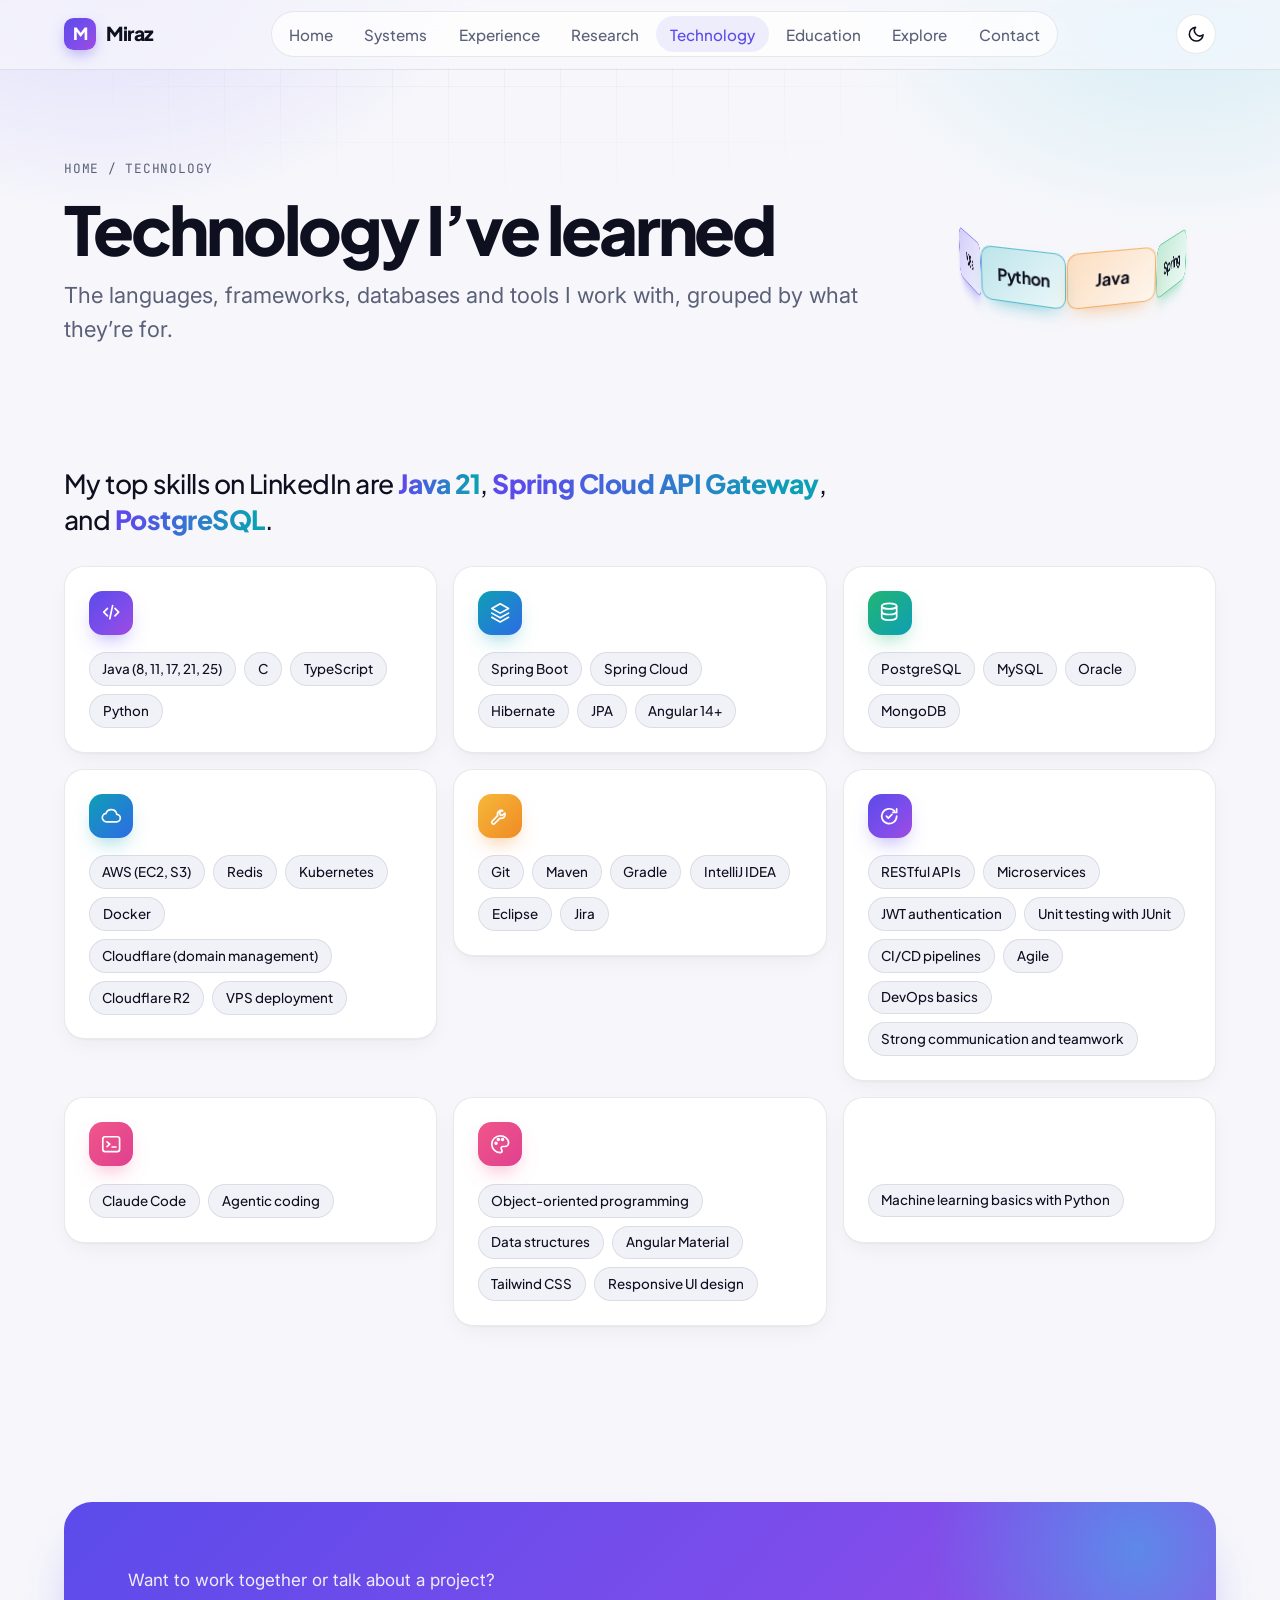
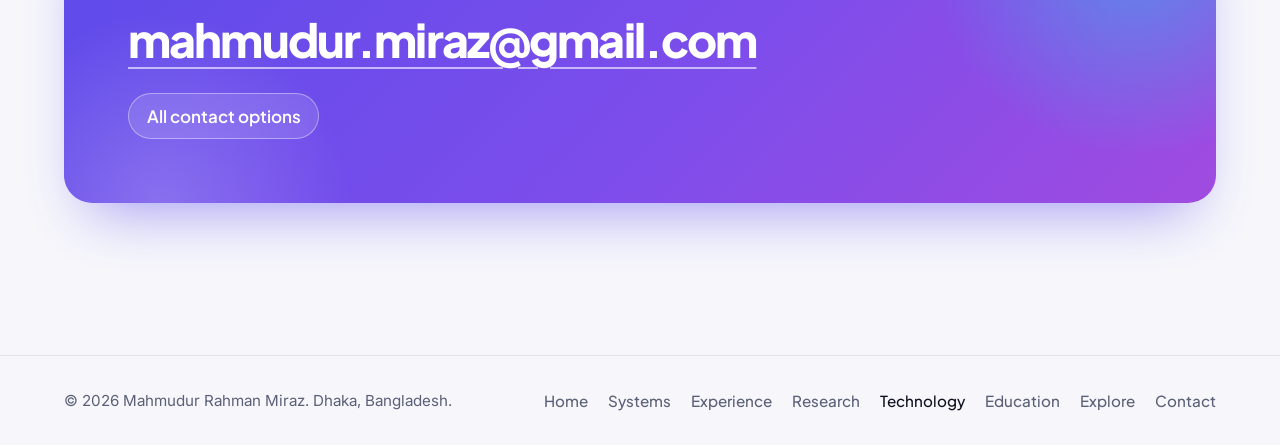
<file: technology.html>
<!DOCTYPE html>
<html lang="en">
<head>
<meta charset="utf-8">
<meta name="viewport" content="width=device-width, initial-scale=1, viewport-fit=cover">
<title>Technology – Mahmudur Rahman Miraz</title>
<meta name="description" content="Technologies used by Mahmudur Rahman Miraz: Java, Spring, Angular, PostgreSQL, Redis, Kubernetes, AWS and more.">
<meta property="og:title" content="Technology – Mahmudur Rahman Miraz">
<meta property="og:description" content="Technologies used by Mahmudur Rahman Miraz: Java, Spring, Angular, PostgreSQL, Redis, Kubernetes, AWS and more.">
<meta property="og:image" content="https://mrmiraz.github.io/assets/miraz.jpg">
<meta name="twitter:card" content="summary">
<link rel="canonical" href="https://mrmiraz.github.io/technology.html">
<link rel="icon" type="image/jpeg" href="assets/miraz.jpg">
<link rel="preconnect" href="https://fonts.googleapis.com">
<link rel="preconnect" href="https://fonts.gstatic.com" crossorigin>
<link href="https://fonts.googleapis.com/css2?family=Inter:wght@400..700&family=JetBrains+Mono:wght@500;700&family=Plus+Jakarta+Sans:wght@500..800&display=swap" rel="stylesheet">
<script>
  try {
    var saved = localStorage.getItem('theme');
    if (saved === 'light' || saved === 'dark') document.documentElement.dataset.theme = saved;
  } catch (e) {}
</script>
<link rel="stylesheet" href="assets/css/site.css?v=6c3742a2">
</head>
<body>
<a class="skip-link" href="#main">Skip to content</a>

<header class="site-header">
  <div class="wrap bar">
    <a class="brand" href="index.html"><span class="brand-mark" aria-hidden="true">M</span>Miraz</a>
    <nav class="nav" aria-label="Pages">
      <ul>
        <li><a href="index.html">Home</a></li>
        <li><a href="systems.html">Systems</a></li>
        <li><a href="experience.html">Experience</a></li>
        <li><a href="research.html">Research</a></li>
        <li><a href="technology.html" aria-current="page">Technology</a></li>
        <li><a href="education.html">Education</a></li>
        <li><a href="explore.html">Explore</a></li>
        <li><a href="contact.html">Contact</a></li>
      </ul>
    </nav>
    <button class="theme" id="theme" type="button" aria-label="Switch to dark theme" data-mode="light">
      <svg class="i-moon" viewBox="0 0 24 24" fill="none" stroke="currentColor" stroke-width="2" stroke-linecap="round" stroke-linejoin="round" aria-hidden="true"><path d="M21 12.8A9 9 0 1 1 11.2 3a7 7 0 0 0 9.8 9.8z"/></svg>
      <svg class="i-sun" viewBox="0 0 24 24" fill="none" stroke="currentColor" stroke-width="2" stroke-linecap="round" stroke-linejoin="round" aria-hidden="true"><circle cx="12" cy="12" r="4"/><path d="M12 2v2M12 20v2M4.9 4.9l1.4 1.4M17.7 17.7l1.4 1.4M2 12h2M20 12h2M4.9 19.1l1.4-1.4M17.7 6.3l1.4-1.4"/></svg>
    </button>
  </div>
</header>

<main id="main" class="page-body pg-technology">
  <section class="page-head">
    <div class="wrap">
      <div class="deco scene" aria-hidden="true"><div class="px" style="--d:14"><div class="car"><b style="--i:0;--c:#F08A24">Java</b><b style="--i:1;--c:#22B573">Spring</b><b style="--i:2;--c:#E0408F">Angular</b><b style="--i:3;--c:#2E6BE6">SQL</b><b style="--i:4;--c:#E0402F">Redis</b><b style="--i:5;--c:#F5B93A">AWS</b><b style="--i:6;--c:#5B4BEA">K8s</b><b style="--i:7;--c:#0E9FB5">Python</b></div></div></div>
      <p class="crumbs" data-rise style="--i:0"><a href="index.html">Home</a> / Technology</p>
      <h1 data-rise style="--i:1">Technology I’ve learned</h1>
      <p class="lede" data-rise style="--i:2">The languages, frameworks, databases and tools I work with, grouped by what they’re for.</p>
    </div>
  </section>

  <section class="section" id="stack" aria-label="Technology stack">
    <div class="wrap reveal">
      <p class="top-skills">My top skills on LinkedIn are <strong>Java 21</strong>, <strong>Spring Cloud API Gateway</strong>, and <strong>PostgreSQL</strong>.</p>
      <div class="tech-grid">
        <article class="tech-card">
          <header><span class="ico " aria-hidden="true"><svg viewBox="0 0 24 24" fill="none" stroke="currentColor" stroke-width="1.8" stroke-linecap="round" stroke-linejoin="round"><path d="m8 8-4 4 4 4"/><path d="m16 8 4 4-4 4"/><path d="m13.5 5-3 14"/></svg></span><h3>Languages</h3></header>
          <ul class="chips">
            <li>Java (8, 11, 17, 21, 25)</li>
            <li>C</li>
            <li>TypeScript</li>
            <li>Python</li>
          </ul>
        </article>
        <article class="tech-card">
          <header><span class="ico t-cyan" aria-hidden="true"><svg viewBox="0 0 24 24" fill="none" stroke="currentColor" stroke-width="1.8" stroke-linecap="round" stroke-linejoin="round"><path d="m12 3 9 5-9 5-9-5 9-5z"/><path d="m3 13 9 5 9-5"/><path d="m3 17.5 9 5 9-5"/></svg></span><h3>Frameworks</h3></header>
          <ul class="chips">
            <li>Spring Boot</li>
            <li>Spring Cloud</li>
            <li>Hibernate</li>
            <li>JPA</li>
            <li>Angular 14+</li>
          </ul>
        </article>
        <article class="tech-card">
          <header><span class="ico t-green" aria-hidden="true"><svg viewBox="0 0 24 24" fill="none" stroke="currentColor" stroke-width="1.8" stroke-linecap="round" stroke-linejoin="round"><ellipse cx="12" cy="5.5" rx="8" ry="3"/><path d="M4 5.5v6c0 1.7 3.6 3 8 3s8-1.3 8-3v-6"/><path d="M4 11.5v6c0 1.7 3.6 3 8 3s8-1.3 8-3v-6"/></svg></span><h3>Databases</h3></header>
          <ul class="chips">
            <li>PostgreSQL</li>
            <li>MySQL</li>
            <li>Oracle</li>
            <li>MongoDB</li>
          </ul>
        </article>
        <article class="tech-card">
          <header><span class="ico t-cyan" aria-hidden="true"><svg viewBox="0 0 24 24" fill="none" stroke="currentColor" stroke-width="1.8" stroke-linecap="round" stroke-linejoin="round"><path d="M7 18a4.5 4.5 0 0 1-.6-8.96A6 6 0 0 1 18 10a4 4 0 0 1-.5 8H7z"/></svg></span><h3>Cloud and containers</h3></header>
          <ul class="chips">
            <li>AWS (EC2, S3)</li>
            <li>Redis</li>
            <li>Kubernetes</li>
            <li>Docker</li>
            <li>Cloudflare (domain management)</li>
            <li>Cloudflare R2</li>
            <li>VPS deployment</li>
          </ul>
        </article>
        <article class="tech-card">
          <header><span class="ico t-gold" aria-hidden="true"><svg viewBox="0 0 24 24" fill="none" stroke="currentColor" stroke-width="1.8" stroke-linecap="round" stroke-linejoin="round"><path d="M14.7 6.3a4 4 0 0 0-5.4 5.1L3.5 17.2a1.8 1.8 0 0 0 2.6 2.6l5.8-5.8a4 4 0 0 0 5.1-5.4l-2.6 2.6-2.4-.6-.6-2.4 2.6-2.6z"/></svg></span><h3>Tools</h3></header>
          <ul class="chips">
            <li>Git</li>
            <li>Maven</li>
            <li>Gradle</li>
            <li>IntelliJ IDEA</li>
            <li>Eclipse</li>
            <li>Jira</li>
          </ul>
        </article>
        <article class="tech-card">
          <header><span class="ico " aria-hidden="true"><svg viewBox="0 0 24 24" fill="none" stroke="currentColor" stroke-width="1.8" stroke-linecap="round" stroke-linejoin="round"><path d="M20 12a8 8 0 1 1-2.4-5.7"/><path d="M20 4v4h-4"/><path d="m9 12 2 2 4-4"/></svg></span><h3>Practices</h3></header>
          <ul class="chips">
            <li>RESTful APIs</li>
            <li>Microservices</li>
            <li>JWT authentication</li>
            <li>Unit testing with JUnit</li>
            <li>CI/CD pipelines</li>
            <li>Agile</li>
            <li>DevOps basics</li>
            <li>Strong communication and teamwork</li>
          </ul>
        </article>
        <article class="tech-card">
          <header><span class="ico t-rose" aria-hidden="true"><svg viewBox="0 0 24 24" fill="none" stroke="currentColor" stroke-width="1.8" stroke-linecap="round" stroke-linejoin="round"><rect x="3" y="4" width="18" height="16" rx="2.5"/><path d="m7.5 9.5 3 2.5-3 2.5M13 15h4"/></svg></span><h3>AI &amp; agentic coding</h3></header>
          <ul class="chips">
            <li>Claude Code</li>
            <li>Agentic coding</li>
          </ul>
        </article>
        <article class="tech-card">
          <header><span class="ico t-rose" aria-hidden="true"><svg viewBox="0 0 24 24" fill="none" stroke="currentColor" stroke-width="1.8" stroke-linecap="round" stroke-linejoin="round"><path d="M12 3a9 9 0 1 0 0 18c1.2 0 2-.9 2-2 0-.6-.3-1-.6-1.4-.3-.4-.4-.8-.4-1.2 0-1 .8-1.9 1.9-1.9H17a4 4 0 0 0 4-4c0-4-4-7.5-9-7.5z"/><circle cx="7.5" cy="11" r="1"/><circle cx="10" cy="7" r="1"/><circle cx="14.5" cy="7" r="1"/></svg></span><h3>Design</h3></header>
          <ul class="chips">
            <li>Object-oriented programming</li>
            <li>Data structures</li>
            <li>Angular Material</li>
            <li>Tailwind CSS</li>
            <li>Responsive UI design</li>
          </ul>
        </article>
        <article class="tech-card">
          <header><span class="ico t-green" aria-hidden="true"><svg viewBox="0 0 24 24" fill="none" stroke="currentColor" stroke-width="1.8" stroke-linecap="round" stroke-linejoin="round"><path d="M12 3l1.8 5.2L19 10l-5.2 1.8L12 17l-1.8-5.2L5 10l5.2-1.8L12 3z"/><path d="M19 16l.7 2 2 .7-2 .7L19 21l-.7-1.6-2-.7 2-.7.7-2z"/></svg></span><h3>Machine learning</h3></header>
          <ul class="chips">
            <li>Machine learning basics with Python</li>
          </ul>
        </article>
      </div>
    </div>
  </section>

  <section class="section" aria-label="Get in touch">
    <div class="wrap">
      <div class="contact-card reveal">
        <p class="contact-lede">Want to work together or talk about a project?</p>
        <a class="mail" href="mailto:mahmudur.miraz@gmail.com">mahmudur.miraz@gmail.com</a>
        <ul class="links">
          <li><a href="contact.html">All contact options</a></li>
        </ul>
      </div>
    </div>
  </section>
</main>

<footer class="site-footer">
  <div class="wrap footer-grid">
    <p>© 2026 Mahmudur Rahman Miraz. Dhaka, Bangladesh.</p>
    <nav aria-label="Footer">
      <ul class="footer-nav">
        <li><a href="index.html">Home</a></li>
        <li><a href="systems.html">Systems</a></li>
        <li><a href="experience.html">Experience</a></li>
        <li><a href="research.html">Research</a></li>
        <li><a href="technology.html" aria-current="page">Technology</a></li>
        <li><a href="education.html">Education</a></li>
        <li><a href="explore.html">Explore</a></li>
        <li><a href="contact.html">Contact</a></li>
      </ul>
    </nav>
  </div>
</footer>

<script src="assets/js/site.js?v=96e12c67"></script>
</body>
</html>
</file>
<file: assets/css/site.css>
:root {
    --bg: #F7F7FB;
    --bg-glow-1: rgba(99, 82, 255, .16);
    --bg-glow-2: rgba(18, 181, 203, .14);
    --surface: #FFFFFF;
    --surface-2: #F1F1F8;
    --ink: #0E1020;
    --muted: #5A6078;
    --line: rgba(14, 16, 32, .09);
    --accent: #5B4BEA;
    --accent-2: #0E9FB5;
    --accent-ink: #FFFFFF;
    --accent-soft: rgba(91, 75, 234, .09);
    --grad: linear-gradient(135deg, #5B4BEA 0%, #7C4DEB 55%, #A04BE0 100%);
    --grad-text: linear-gradient(100deg, #5B4BEA 10%, #0E9FB5 90%);
    --shadow: 0 1px 2px rgba(14, 16, 32, .04), 0 8px 24px -8px rgba(14, 16, 32, .08);
    --shadow-lg: 0 2px 4px rgba(14, 16, 32, .04), 0 24px 48px -16px rgba(60, 50, 160, .22);
    --display: "Plus Jakarta Sans", "Inter", system-ui, -apple-system, "Segoe UI", sans-serif;
    --body: "Inter", system-ui, -apple-system, "Segoe UI", sans-serif;
    --mono: "JetBrains Mono", ui-monospace, SFMono-Regular, Menlo, Consolas, monospace;
    --radius: 1.25rem;
    color-scheme: light;
    box-sizing: border-box;
    padding-top: env(safe-area-inset-top, 0px);
    padding-bottom: env(safe-area-inset-bottom, 0px);
  }
  @media (prefers-color-scheme: dark) {
    :root:not([data-theme="light"]) {
      --bg: #0A0B14;
      --bg-glow-1: rgba(124, 108, 255, .22);
      --bg-glow-2: rgba(34, 211, 238, .12);
      --surface: #12142A;
      --surface-2: #181B36;
      --ink: #EEF0FB;
      --muted: #A2A8C3;
      --line: rgba(255, 255, 255, .09);
      --accent: #9A8DFF;
      --accent-2: #3DD6EC;
      --accent-soft: rgba(154, 141, 255, .14);
      --grad-text: linear-gradient(100deg, #A99EFF 10%, #3DD6EC 90%);
      --shadow: 0 1px 2px rgba(0, 0, 0, .3), 0 8px 24px -8px rgba(0, 0, 0, .5);
      --shadow-lg: 0 2px 4px rgba(0, 0, 0, .3), 0 24px 48px -16px rgba(0, 0, 0, .6);
      color-scheme: dark;
    }
  }
  :root[data-theme="dark"] {
    --bg: #0A0B14;
    --bg-glow-1: rgba(124, 108, 255, .22);
    --bg-glow-2: rgba(34, 211, 238, .12);
    --surface: #12142A;
    --surface-2: #181B36;
    --ink: #EEF0FB;
    --muted: #A2A8C3;
    --line: rgba(255, 255, 255, .09);
    --accent: #9A8DFF;
    --accent-2: #3DD6EC;
    --accent-soft: rgba(154, 141, 255, .14);
    --grad-text: linear-gradient(100deg, #A99EFF 10%, #3DD6EC 90%);
    --shadow: 0 1px 2px rgba(0, 0, 0, .3), 0 8px 24px -8px rgba(0, 0, 0, .5);
    --shadow-lg: 0 2px 4px rgba(0, 0, 0, .3), 0 24px 48px -16px rgba(0, 0, 0, .6);
    color-scheme: dark;
  }
  html { scroll-padding-top: calc(env(safe-area-inset-top, 0px) + 6rem); }
  @media (prefers-reduced-motion: no-preference) { html { scroll-behavior: smooth; } }
  *, *::before, *::after { box-sizing: inherit; }
  body {
    margin: 0;
    background: var(--bg);
    color: var(--ink);
    font-family: var(--body);
    font-size: 1.0625rem;
    line-height: 1.65;
    -webkit-font-smoothing: antialiased;
    text-rendering: optimizeLegibility;
    overflow-x: hidden;
  }
  a { color: inherit; text-decoration-color: color-mix(in srgb, var(--accent) 55%, transparent); text-decoration-thickness: 2px; text-underline-offset: .2em; transition: color .2s; }
  a:hover { color: var(--accent); }
  :focus-visible { outline: 3px solid var(--accent); outline-offset: 3px; border-radius: .4rem; }
  .wrap { width: min(100% - 2.5rem, 72rem); margin-inline: auto; }
  .skip-link { position: absolute; left: 1rem; top: -4rem; background: var(--accent); color: var(--accent-ink); padding: .6rem 1rem; border-radius: .6rem; z-index: 20; font-family: var(--display); font-weight: 600; }
  .skip-link:focus { top: 1rem; }

  /* Header */
  .site-header { position: sticky; top: env(safe-area-inset-top, 0px); z-index: 10; background: color-mix(in srgb, var(--bg) 72%, transparent); -webkit-backdrop-filter: saturate(180%) blur(16px); backdrop-filter: saturate(180%) blur(16px); border-bottom: 1px solid var(--line); }
  .bar { display: flex; flex-wrap: wrap; align-items: center; justify-content: space-between; gap: .25rem 1.5rem; padding-block: .7rem; }
  .brand { display: inline-flex; align-items: center; gap: .6rem; font-family: var(--display); font-weight: 800; font-size: 1.2rem; letter-spacing: -.03em; text-decoration: none; }
  .brand:hover { color: var(--ink); }
  .brand-mark { display: grid; place-items: center; width: 2rem; height: 2rem; border-radius: .6rem; background: var(--grad); color: #fff; font-size: 1.05rem; box-shadow: 0 6px 16px -4px rgba(91, 75, 234, .55); }
  .nav { order: 3; width: 100%; overflow-x: auto; scrollbar-width: none; }
  .nav::-webkit-scrollbar { display: none; }
  .nav ul { display: flex; gap: .25rem; list-style: none; margin: 0; padding: .25rem 0; white-space: nowrap; }
  .nav a { display: block; padding: .35rem .85rem; border-radius: 999px; font-family: var(--display); font-weight: 500; font-size: .95rem; text-decoration: none; color: var(--muted); transition: background .2s, color .2s; }
  .nav a:hover { color: var(--ink); background: var(--accent-soft); }
  @media (min-width: 52rem) {
    .nav { order: 0; width: auto; flex: 1; display: flex; justify-content: center; }
    .nav ul { padding: .25rem; border: 1px solid var(--line); border-radius: 999px; background: color-mix(in srgb, var(--surface) 70%, transparent); }
  }
  .theme { display: grid; place-items: center; width: 2.5rem; height: 2.5rem; border: 1px solid var(--line); border-radius: 50%; background: var(--surface); color: var(--ink); cursor: pointer; transition: border-color .2s, color .2s, transform .2s; }
  .theme:hover { border-color: var(--accent); color: var(--accent); transform: rotate(12deg); }
  .theme svg { width: 1.15rem; height: 1.15rem; }
  .theme .i-sun { display: none; }
  .theme[data-mode="dark"] .i-sun { display: block; }
  .theme[data-mode="dark"] .i-moon { display: none; }

  /* Hero */
  .hero { position: relative; isolation: isolate; padding-block: clamp(3.5rem, 9vw, 7rem) clamp(3rem, 6vw, 5rem); }
  .hero::before { content: ""; position: absolute; inset: -6rem 0 0; z-index: -2; background:
      radial-gradient(40rem 28rem at 12% 8%, var(--bg-glow-1), transparent 70%),
      radial-gradient(36rem 26rem at 90% 30%, var(--bg-glow-2), transparent 70%); }
  .hero::after { content: ""; position: absolute; inset: -6rem 0 0; z-index: -1; background-image: linear-gradient(var(--line) 1px, transparent 1px), linear-gradient(90deg, var(--line) 1px, transparent 1px); background-size: 3.5rem 3.5rem; -webkit-mask-image: radial-gradient(ellipse 70% 60% at 50% 20%, #000 20%, transparent 75%); mask-image: radial-gradient(ellipse 70% 60% at 50% 20%, #000 20%, transparent 75%); opacity: .55; }
  .hero-grid { display: grid; grid-template-columns: minmax(0, 1.6fr) minmax(0, 1fr); gap: 3rem 4rem; align-items: center; }
  @media (max-width: 55rem) { .hero-grid { grid-template-columns: minmax(0, 1fr); } }
  .eyebrow { display: inline-flex; align-items: center; gap: .55rem; margin: 0 0 1.5rem; padding: .35rem .85rem; border: 1px solid var(--line); border-radius: 999px; background: color-mix(in srgb, var(--surface) 80%, transparent); font-family: var(--display); font-weight: 600; font-size: .85rem; color: var(--muted); box-shadow: var(--shadow); }
  .eyebrow::before { content: ""; width: .5rem; height: .5rem; border-radius: 50%; background: #22C55E; box-shadow: 0 0 0 4px rgba(34, 197, 94, .2); }
  h1 { font-family: var(--display); font-weight: 800; font-size: clamp(2.7rem, 1.7rem + 5.2vw, 5.6rem); line-height: 1; letter-spacing: -.045em; margin: 0 0 1.5rem; text-wrap: balance; }
  .grad { background: var(--grad-text); -webkit-background-clip: text; background-clip: text; color: transparent; -webkit-text-fill-color: transparent; }
  .lede { font-size: clamp(1.15rem, 1.02rem + .6vw, 1.38rem); line-height: 1.55; max-width: 32em; margin: 0 0 1rem; color: var(--ink); }
  .stack-note { color: var(--muted); max-width: 34em; margin: 0 0 2rem; }
  .stats { display: grid; grid-template-columns: repeat(3, minmax(0, 1fr)); gap: .75rem; max-width: 34rem; margin: 0 0 2rem; padding: 0; list-style: none; }
  .stats li { padding: 1rem 1.1rem; border: 1px solid var(--line); border-radius: 1rem; background: color-mix(in srgb, var(--surface) 85%, transparent); box-shadow: var(--shadow); }
  .stats strong { display: block; font-family: var(--display); font-weight: 800; font-size: clamp(1.5rem, 1.1rem + 1.5vw, 2.1rem); letter-spacing: -.04em; line-height: 1.05; background: var(--grad-text); -webkit-background-clip: text; background-clip: text; color: transparent; -webkit-text-fill-color: transparent; }
  .stats span { display: block; margin-top: .25rem; font-size: .85rem; line-height: 1.3; color: var(--muted); }
  @media (max-width: 30rem) { .stats { grid-template-columns: 1fr; } .stats li { display: flex; align-items: baseline; gap: .75rem; } .stats span { margin: 0; } }
  .actions { display: flex; flex-wrap: wrap; gap: .75rem; }
  .btn { display: inline-flex; align-items: center; gap: .5rem; padding: .85rem 1.5rem; border-radius: 999px; font-family: var(--display); font-weight: 600; font-size: 1rem; text-decoration: none; border: 1px solid transparent; transition: transform .2s, box-shadow .2s, border-color .2s, background .2s; }
  .btn:hover { transform: translateY(-2px); }
  .btn-primary { background: var(--grad); color: #fff; box-shadow: 0 10px 24px -8px rgba(91, 75, 234, .6); }
  .btn-primary:hover { color: #fff; box-shadow: 0 14px 30px -8px rgba(91, 75, 234, .7); }
  .btn-quiet { color: var(--ink); border-color: var(--line); background: var(--surface); box-shadow: var(--shadow); }
  .btn-quiet:hover { color: var(--ink); border-color: var(--accent); }
  .now { position: relative; background: color-mix(in srgb, var(--surface) 82%, transparent); -webkit-backdrop-filter: blur(12px); backdrop-filter: blur(12px); border: 1px solid var(--line); border-radius: 1.5rem; padding: 1.75rem; box-shadow: var(--shadow-lg); }
  .now::before { content: ""; position: absolute; inset: 0; border-radius: inherit; padding: 1px; background: linear-gradient(160deg, var(--accent), transparent 40%, var(--accent-2)); -webkit-mask: linear-gradient(#000 0 0) content-box, linear-gradient(#000 0 0); -webkit-mask-composite: xor; mask-composite: exclude; opacity: .55; pointer-events: none; }
  .avatar-wrap { width: 7.5rem; height: 7.5rem; margin: 0 0 1.25rem; padding: 4px; border-radius: 50%; background: var(--grad); box-shadow: 0 14px 30px -10px rgba(91, 75, 234, .6); }
  .avatar-clip { width: 100%; height: 100%; overflow: hidden; border-radius: 50%; border: 3px solid var(--surface); background: var(--surface-2); }
  .avatar { display: block; width: 100%; height: 100%; object-fit: cover; transform: scale(2.1); transform-origin: 48% 21%; }
  .now-title { display: flex; align-items: center; gap: .5rem; font-family: var(--display); font-weight: 700; font-size: .8rem; text-transform: uppercase; letter-spacing: .12em; color: var(--accent); margin: 0 0 1.25rem; }
  .now dl { margin: 0; display: grid; gap: 1.1rem; }
  .now dl > div { padding-bottom: 1.1rem; border-bottom: 1px solid var(--line); }
  .now dl > div:last-child { padding-bottom: 0; border-bottom: 0; }
  .now dt { font-family: var(--display); font-weight: 700; letter-spacing: -.01em; }
  .now dd { margin: .1rem 0 0; color: var(--muted); font-size: .95rem; line-height: 1.45; }
  @media (prefers-reduced-motion: no-preference) {
    .hero [data-rise] { opacity: 0; transform: translateY(16px); animation: rise .8s cubic-bezier(.2, .7, .2, 1) forwards; animation-delay: calc(var(--i, 0) * 90ms); }
    @keyframes rise { to { opacity: 1; transform: none; } }
    .js .reveal { opacity: 0; transform: translateY(22px); transition: opacity .7s cubic-bezier(.2, .7, .2, 1), transform .7s cubic-bezier(.2, .7, .2, 1); }
    .js .reveal.in { opacity: 1; transform: none; }
  }

  /* Sections */
  .section { padding-block: clamp(3rem, 7vw, 5.5rem); }
  .section-grid { display: grid; grid-template-columns: minmax(0, 1fr); gap: 2.25rem; }
  .section-head { max-width: 40rem; }
  .kicker { display: inline-block; margin: 0 0 .75rem; font-family: var(--mono); font-weight: 500; font-size: .8rem; letter-spacing: .08em; text-transform: uppercase; color: var(--accent); }
  .section h2 { font-family: var(--display); font-weight: 800; font-size: clamp(1.9rem, 1.4rem + 1.8vw, 2.8rem); letter-spacing: -.035em; line-height: 1.08; margin: 0 0 .75rem; text-wrap: balance; }
  .side-note { color: var(--muted); margin: 0; max-width: 34em; }

  /* Systems explorer */
  .explorer { display: grid; grid-template-columns: minmax(0, 15rem) minmax(0, 1fr); gap: 1.5rem; align-items: start; }
  @media (max-width: 46rem) { .explorer { grid-template-columns: minmax(0, 1fr); } }
  .rail, .panels { min-width: 0; }
  .gateway { display: inline-flex; align-items: center; gap: .5rem; margin: 0 0 .75rem; font-family: var(--mono); font-size: .78rem; font-weight: 500; letter-spacing: .04em; text-transform: uppercase; color: var(--muted); }
  .gateway::before { content: ""; width: .55rem; height: .55rem; border-radius: 2px; background: var(--grad); }
  .tablist { display: flex; flex-direction: column; gap: .4rem; padding: .4rem; border: 1px solid var(--line); border-radius: 1.1rem; background: var(--surface); box-shadow: var(--shadow); }
  @media (max-width: 46rem) { .tablist { flex-direction: row; overflow-x: auto; scrollbar-width: none; } .tablist::-webkit-scrollbar { display: none; } .tab { flex: none; } }
  .tab { display: grid; gap: .1rem; text-align: left; background: none; border: 0; color: inherit; padding: .7rem .9rem; border-radius: .8rem; cursor: pointer; font: inherit; line-height: 1.3; transition: background .2s, color .2s, box-shadow .2s; }
  .tab .path { font-family: var(--mono); font-weight: 700; font-size: .95rem; }
  .tab .name { font-family: var(--display); font-size: .88rem; color: var(--muted); }
  .tab:hover { background: var(--accent-soft); }
  .tab[aria-selected="true"] { background: var(--grad); color: #fff; box-shadow: 0 8px 20px -8px rgba(91, 75, 234, .65); }
  .tab[aria-selected="true"] .name { color: rgba(255, 255, 255, .85); }
  .panel { position: relative; overflow: hidden; background: var(--surface); border: 1px solid var(--line); border-radius: var(--radius); padding: clamp(1.4rem, 3.4vw, 2.4rem); box-shadow: var(--shadow-lg); }
  .panel::before { content: ""; position: absolute; top: -8rem; right: -8rem; width: 18rem; height: 18rem; border-radius: 50%; background: radial-gradient(circle, var(--bg-glow-1), transparent 70%); pointer-events: none; }
  .panel[hidden] { display: none; }
  .panel.swap { animation: swap .3s ease-out; }
  @keyframes swap { from { opacity: 0; transform: translateY(8px); } to { opacity: 1; transform: none; } }
  .route-line { position: relative; display: inline-block; font-family: var(--mono); font-size: .8rem; color: var(--accent); background: var(--accent-soft); padding: .2rem .6rem; border-radius: .4rem; margin: 0 0 1rem; }
  .panel h3 { position: relative; font-family: var(--display); font-weight: 700; font-size: 1.35rem; letter-spacing: -.02em; line-height: 1.2; margin: 0; color: var(--muted); }
  .result { position: relative; font-family: var(--display); font-weight: 800; font-size: clamp(1.8rem, 1.2rem + 2.2vw, 2.9rem); letter-spacing: -.04em; line-height: 1.05; margin: .9rem 0 1.25rem; background: var(--grad-text); -webkit-background-clip: text; background-clip: text; color: transparent; -webkit-text-fill-color: transparent; }
  .panel p.detail { position: relative; margin: 0; max-width: 36em; color: var(--ink); }
  .tags { position: relative; display: flex; flex-wrap: wrap; gap: .5rem; list-style: none; padding: 0; margin: 1.5rem 0 0; }
  .tags li, .chips li { font-family: var(--display); font-weight: 500; font-size: .84rem; padding: .3rem .8rem; border: 1px solid var(--line); border-radius: 999px; background: var(--surface-2); }
  .also { margin: 1.5rem 0 0; color: var(--muted); max-width: 36em; }

  /* Timeline */
  .timeline { list-style: none; margin: 0; padding: 0; }
  .job { display: grid; grid-template-columns: 11rem minmax(0, 1fr); gap: 0 1.5rem; }
  @media (max-width: 40rem) { .job { grid-template-columns: 1fr; gap: .25rem; } }
  .when { margin: 0; padding-top: 1.35rem; font-family: var(--mono); font-weight: 500; font-size: .82rem; color: var(--muted); }
  .what { position: relative; margin: 0 0 1rem 1.6rem; padding: 1.25rem 1.5rem; background: var(--surface); border: 1px solid var(--line); border-radius: var(--radius); box-shadow: var(--shadow); transition: transform .25s, box-shadow .25s, border-color .25s; }
  .what:hover { transform: translateY(-3px); box-shadow: var(--shadow-lg); border-color: color-mix(in srgb, var(--accent) 35%, var(--line)); }
  .what::before { content: ""; position: absolute; left: calc(-1.6rem - 6px); top: 1.55rem; width: 12px; height: 12px; border-radius: 50%; background: var(--bg); border: 3px solid var(--accent); z-index: 1; }
  .what::after { content: ""; position: absolute; left: calc(-1.6rem - 1px); top: 2.6rem; bottom: -1.7rem; width: 2px; background: var(--line); }
  .job:last-child .what::after { display: none; }
  .job.current .what::before { background: var(--accent); box-shadow: 0 0 0 5px var(--accent-soft); }
  @media (max-width: 40rem) { .what { margin-left: 1.25rem; } .what::before { left: calc(-1.25rem - 6px); } .what::after { left: calc(-1.25rem - 1px); } .when { padding-top: .75rem; padding-left: 1.25rem; } }
  .what h3 { font-family: var(--display); font-weight: 700; font-size: 1.2rem; letter-spacing: -.02em; line-height: 1.25; margin: 0; }
  .org { margin: .1rem 0 .7rem; color: var(--muted); font-size: .95rem; }
  .what ul { margin: 0; padding-left: 1.15rem; max-width: 38em; }
  .what li + li { margin-top: .4rem; }
  .what li::marker { color: var(--accent); }
  .what p.copy { margin: 0; max-width: 38em; }

  /* Card grids (teaching, skills, education) */
  .rows { margin: 0; display: grid; grid-template-columns: repeat(auto-fill, minmax(16.5rem, 1fr)); gap: 1rem; }
  .rows > div { padding: 1.35rem 1.4rem; background: var(--surface); border: 1px solid var(--line); border-radius: var(--radius); box-shadow: var(--shadow); transition: transform .25s, box-shadow .25s, border-color .25s; }
  .rows > div:hover { transform: translateY(-3px); box-shadow: var(--shadow-lg); border-color: color-mix(in srgb, var(--accent) 35%, var(--line)); }
  .rows dt { font-family: var(--display); font-weight: 700; letter-spacing: -.01em; margin: 0 0 .4rem; }
  .rows dd { margin: 0; color: var(--muted); font-size: .97rem; line-height: 1.55; }
  .rows.wide { grid-template-columns: repeat(auto-fit, minmax(min(100%, 24rem), 1fr)); }
  .top-skills { font-family: var(--display); font-weight: 500; font-size: clamp(1.2rem, 1rem + 1vw, 1.65rem); line-height: 1.35; letter-spacing: -.02em; margin: 0 0 1.75rem; max-width: 30em; }
  .top-skills strong { font-weight: 800; background: var(--grad-text); -webkit-background-clip: text; background-clip: text; color: transparent; -webkit-text-fill-color: transparent; }

  /* Icon cards (education) */
  .rows.icons > div { position: relative; display: grid; grid-template-columns: auto minmax(0, 1fr); gap: .15rem 1.1rem; align-items: start; align-content: start; padding: 1.5rem; overflow: hidden; }
  .rows.icons > div::after { content: ""; position: absolute; right: -2.5rem; top: -2.5rem; width: 8rem; height: 8rem; border-radius: 50%; background: radial-gradient(circle, var(--accent-soft), transparent 70%); opacity: 0; transition: opacity .3s; pointer-events: none; }
  .rows.icons > div:hover::after { opacity: 1; }
  .ico { grid-row: 1 / span 3; display: grid; place-items: center; width: 3.25rem; height: 3.25rem; border-radius: 1rem; background: var(--grad); color: #fff; box-shadow: 0 10px 22px -10px rgba(91, 75, 234, .7); }
  .ico svg { width: 1.6rem; height: 1.6rem; }
  .rows.icons .t-gold { background: linear-gradient(135deg, #F5B93A, #F08A24); box-shadow: 0 10px 22px -10px rgba(240, 138, 36, .75); }
  .rows.icons .t-cyan { background: linear-gradient(135deg, #0E9FB5, #2E6BE6); box-shadow: 0 10px 22px -10px rgba(14, 159, 181, .7); }
  .rows.icons .t-green { background: linear-gradient(135deg, #22B573, #0E9FB5); box-shadow: 0 10px 22px -10px rgba(34, 181, 115, .7); }
  .rows.icons dt { margin: 0; }
  .rows.icons dd { grid-column: 2; }
  .badge { grid-column: 2; justify-self: start; margin-top: .75rem; display: inline-flex; align-items: baseline; gap: .4rem; padding: .35rem .8rem; border-radius: 999px; background: var(--accent-soft); font-family: var(--display); font-weight: 700; font-size: .9rem; color: var(--accent); }
  .badge small { font-weight: 500; font-size: .78rem; color: var(--muted); }

  /* Contact */
  .contact-card { position: relative; overflow: hidden; isolation: isolate; padding: clamp(2rem, 6vw, 4rem); border-radius: 1.75rem; background: var(--grad); color: #fff; box-shadow: 0 30px 60px -24px rgba(91, 75, 234, .55); }
  .contact-card::before { content: ""; position: absolute; z-index: -1; right: -8rem; top: -10rem; width: 26rem; height: 26rem; border-radius: 50%; background: radial-gradient(circle, rgba(34, 211, 238, .45), transparent 70%); }
  .contact-card::after { content: ""; position: absolute; z-index: -1; left: -6rem; bottom: -12rem; width: 24rem; height: 24rem; border-radius: 50%; background: radial-gradient(circle, rgba(255, 255, 255, .2), transparent 70%); }
  .contact-card a { text-decoration-color: rgba(255, 255, 255, .6); }
  .contact-card a:hover { color: #fff; }
  .contact-lede { margin: 0 0 1.25rem; max-width: 30em; color: rgba(255, 255, 255, .9); }
  .mail { display: inline-block; font-family: var(--display); font-weight: 800; font-size: clamp(1.4rem, .8rem + 3.2vw, 2.9rem); letter-spacing: -.04em; line-height: 1.1; overflow-wrap: anywhere; margin: 0 0 1.75rem; }
  .links { display: flex; flex-wrap: wrap; gap: .6rem; list-style: none; margin: 0; padding: 0; font-family: var(--display); font-weight: 600; }
  .links a { display: inline-block; padding: .5rem 1.1rem; border: 1px solid rgba(255, 255, 255, .4); border-radius: 999px; background: rgba(255, 255, 255, .12); text-decoration: none; transition: background .2s, transform .2s; }
  .links a:hover { background: rgba(255, 255, 255, .24); transform: translateY(-2px); }
  .contact-card :focus-visible { outline-color: #fff; }

  .site-footer { border-top: 1px solid var(--line); padding-block: 2rem; color: var(--muted); font-size: .95rem; margin-top: clamp(2rem, 5vw, 4rem); }
  .site-footer p { margin: 0; }

  /* ---- Multipage additions ---- */
  .nav a[aria-current="page"] { color: var(--accent); background: var(--accent-soft); }

  /* Page header (inner pages) */
  .page-head { position: relative; isolation: isolate; padding-block: clamp(3rem, 7vw, 5.5rem) clamp(1rem, 3vw, 2rem); }
  .page-head::before { content: ""; position: absolute; inset: -6rem 0 0; z-index: -2; background:
      radial-gradient(34rem 22rem at 8% 0%, var(--bg-glow-1), transparent 70%),
      radial-gradient(30rem 20rem at 92% 10%, var(--bg-glow-2), transparent 70%); }
  .page-head::after { content: ""; position: absolute; inset: -6rem 0 0; z-index: -1; background-image: linear-gradient(var(--line) 1px, transparent 1px), linear-gradient(90deg, var(--line) 1px, transparent 1px); background-size: 3.5rem 3.5rem; -webkit-mask-image: radial-gradient(ellipse 60% 70% at 40% 10%, #000 10%, transparent 70%); mask-image: radial-gradient(ellipse 60% 70% at 40% 10%, #000 10%, transparent 70%); opacity: .5; }
  .crumbs { margin: 0 0 1rem; font-family: var(--mono); font-size: .8rem; letter-spacing: .06em; text-transform: uppercase; color: var(--muted); }
  .crumbs a { text-decoration: none; color: var(--muted); }
  .crumbs a:hover { color: var(--accent); }
  .page-head h1 { font-size: clamp(2.3rem, 1.5rem + 3.6vw, 4.2rem); margin: 0 0 1rem; max-width: 18ch; }
  .page-head .lede { margin: 0; max-width: 38em; color: var(--muted); }
  .page-body .section:first-of-type { padding-top: clamp(1.5rem, 4vw, 3rem); }

  /* Home: explore cards */
  .explore { display: grid; grid-template-columns: repeat(auto-fill, minmax(18rem, 1fr)); gap: 1rem; margin: 0; padding: 0; list-style: none; }
  .explore a { position: relative; display: grid; grid-template-columns: auto minmax(0, 1fr); gap: .1rem 1.1rem; align-items: start; height: 100%; padding: 1.5rem; background: var(--surface); border: 1px solid var(--line); border-radius: var(--radius); box-shadow: var(--shadow); text-decoration: none; color: var(--ink); transition: transform .25s, box-shadow .25s, border-color .25s; }
  .explore a:hover { color: var(--ink); transform: translateY(-4px); box-shadow: var(--shadow-lg); border-color: color-mix(in srgb, var(--accent) 40%, var(--line)); }
  .explore h3 { margin: 0; font-family: var(--display); font-weight: 700; font-size: 1.1rem; letter-spacing: -.02em; }
  .explore p { margin: .25rem 0 0; color: var(--muted); font-size: .95rem; line-height: 1.5; }
  .explore .go { grid-column: 2; margin-top: .75rem; font-family: var(--display); font-weight: 600; font-size: .9rem; color: var(--accent); transition: transform .25s; }
  .explore a:hover .go { transform: translateX(4px); }
  .explore .ico { grid-row: 1 / span 3; }

  /* Icon tiles (shared) */
  .ico { display: grid; place-items: center; width: 3.25rem; height: 3.25rem; border-radius: 1rem; background: var(--grad); color: #fff; box-shadow: 0 10px 22px -10px rgba(91, 75, 234, .7); }
  .ico svg { width: 1.6rem; height: 1.6rem; }
  .t-gold { background: linear-gradient(135deg, #F5B93A, #F08A24) !important; box-shadow: 0 10px 22px -10px rgba(240, 138, 36, .75) !important; }
  .t-cyan { background: linear-gradient(135deg, #0E9FB5, #2E6BE6) !important; box-shadow: 0 10px 22px -10px rgba(14, 159, 181, .7) !important; }
  .t-green { background: linear-gradient(135deg, #22B573, #0E9FB5) !important; box-shadow: 0 10px 22px -10px rgba(34, 181, 115, .7) !important; }
  .t-rose { background: linear-gradient(135deg, #F0568A, #E0408F) !important; box-shadow: 0 10px 22px -10px rgba(240, 86, 138, .7) !important; }

  /* Technology groups */
  .tech-grid { display: grid; grid-template-columns: repeat(auto-fill, minmax(21rem, 1fr)); gap: 1rem; align-items: start; }
  .tech-card { padding: 1.5rem; background: var(--surface); border: 1px solid var(--line); border-radius: var(--radius); box-shadow: var(--shadow); transition: transform .25s, box-shadow .25s, border-color .25s; }
  .tech-card:hover { transform: translateY(-3px); box-shadow: var(--shadow-lg); border-color: color-mix(in srgb, var(--accent) 35%, var(--line)); }
  .tech-card header { display: flex; align-items: center; gap: .9rem; margin-bottom: 1.1rem; }
  .tech-card .ico { width: 2.75rem; height: 2.75rem; border-radius: .85rem; }
  .tech-card .ico svg { width: 1.4rem; height: 1.4rem; }
  .tech-card h3 { margin: 0; font-family: var(--display); font-weight: 700; font-size: 1.1rem; letter-spacing: -.02em; }
  .chips { display: flex; flex-wrap: wrap; gap: .5rem; list-style: none; padding: 0; margin: 0; }

  /* Research */
  .empty { display: grid; grid-template-columns: auto minmax(0, 1fr); gap: .15rem 1.1rem; align-items: start; padding: 1.75rem; border: 1.5px dashed color-mix(in srgb, var(--accent) 45%, var(--line)); border-radius: var(--radius); background: color-mix(in srgb, var(--surface) 70%, transparent); }
  .empty .ico { grid-row: 1 / span 2; }
  .empty h3 { margin: 0; font-family: var(--display); font-weight: 700; font-size: 1.1rem; letter-spacing: -.02em; }
  .empty p { margin: .25rem 0 0; color: var(--muted); max-width: 38em; }
  .stack { display: grid; gap: 1.25rem; }

  /* Footer (multipage) */
  .footer-grid { display: flex; flex-wrap: wrap; justify-content: space-between; gap: 1.5rem 3rem; }
  .footer-nav { display: flex; flex-wrap: wrap; gap: .4rem 1.25rem; list-style: none; margin: 0; padding: 0; font-family: var(--display); font-weight: 500; font-size: .95rem; }
  .footer-nav a { text-decoration: none; color: var(--muted); }
  .footer-nav a:hover { color: var(--accent); }
  .footer-nav a[aria-current="page"] { color: var(--ink); }

  /* About */
  .about { max-width: 44rem; font-size: clamp(1.1rem, 1rem + .5vw, 1.3rem); line-height: 1.6; }
  .about p { margin: 0 0 1rem; }
  .about p:first-child { font-family: var(--display); font-weight: 500; letter-spacing: -.015em; }

  /* Papers */
  .papers { display: grid; gap: 1rem; list-style: none; margin: 0; padding: 0; }
  .paper { position: relative; display: grid; grid-template-columns: auto minmax(0, 1fr); gap: .2rem 1.1rem; align-items: start; padding: 1.5rem; background: var(--surface); border: 1px solid var(--line); border-radius: var(--radius); box-shadow: var(--shadow); transition: transform .25s, box-shadow .25s, border-color .25s; }
  .paper:hover { transform: translateY(-3px); box-shadow: var(--shadow-lg); border-color: color-mix(in srgb, var(--accent) 35%, var(--line)); }
  .paper .ico { grid-row: 1 / span 4; }
  .paper h3 { margin: 0; font-family: var(--display); font-weight: 700; font-size: clamp(1.05rem, .95rem + .5vw, 1.3rem); letter-spacing: -.02em; line-height: 1.3; text-wrap: balance; }
  .venue { margin: .35rem 0 0; font-family: var(--mono); font-size: .8rem; line-height: 1.5; color: var(--muted); }
  .paper .chips { margin-top: .9rem; }
  .paper-link { justify-self: start; margin-top: 1rem; font-family: var(--display); font-weight: 600; font-size: .92rem; color: var(--accent); text-decoration: none; }
  .paper-link:hover { text-decoration: underline; text-underline-offset: .25em; }
  .tag { display: inline-block; margin-right: .5rem; padding: .1rem .55rem; border-radius: 999px; background: var(--accent-soft); color: var(--accent); font-family: var(--display); font-weight: 600; font-size: .75rem; letter-spacing: .02em; }

  /* ---- 3D effects ---- */
  .hero { overflow-x: clip; }
  .stage { position: relative; perspective: 1100px; }
  .stage > .now { position: relative; z-index: 1; backdrop-filter: none; -webkit-backdrop-filter: none; background: color-mix(in srgb, var(--surface) 94%, transparent); }

  /* Floating 3D shapes */
  .deco { position: absolute; inset: 0; z-index: 0; pointer-events: none; perspective: 900px; }
  .deco .px { position: absolute; transform: translate3d(calc(var(--px, 0) * var(--d, 0) * 1px), calc(var(--py, 0) * var(--d, 0) * 1px), 0); transition: transform .35s ease-out; }
  .stage .px:nth-child(1) { right: -2.6rem; top: -3.6rem; }
  .stage .px:nth-child(2) { left: -3.6rem; bottom: -3.2rem; }
  .stage .px:nth-child(3) { right: -1.4rem; bottom: 4rem; }
  .cube { position: relative; width: 5.5rem; height: 5.5rem; transform-style: preserve-3d; animation: cube-spin 20s linear infinite; }
  .cube i { position: absolute; inset: 0; border-radius: .4rem; border: 1.5px solid color-mix(in srgb, var(--accent) 60%, transparent); background: linear-gradient(135deg, color-mix(in srgb, var(--accent) 22%, transparent), color-mix(in srgb, var(--accent-2) 14%, transparent)); box-shadow: inset 0 0 18px color-mix(in srgb, var(--accent) 20%, transparent); }
  .cube i:nth-child(1) { transform: translateZ(2.75rem); }
  .cube i:nth-child(2) { transform: rotateY(90deg) translateZ(2.75rem); }
  .cube i:nth-child(3) { transform: rotateY(180deg) translateZ(2.75rem); }
  .cube i:nth-child(4) { transform: rotateY(-90deg) translateZ(2.75rem); }
  .cube i:nth-child(5) { transform: rotateX(90deg) translateZ(2.75rem); }
  .cube i:nth-child(6) { transform: rotateX(-90deg) translateZ(2.75rem); }
  .ring { width: 8.5rem; height: 8.5rem; border-radius: 50%; border: 3px solid color-mix(in srgb, var(--accent-2) 65%, transparent); box-shadow: 0 0 22px color-mix(in srgb, var(--accent-2) 35%, transparent), inset 0 0 22px color-mix(in srgb, var(--accent-2) 25%, transparent); animation: ring-spin 16s linear infinite; }
  .orb { width: 3.4rem; height: 3.4rem; border-radius: 50%; background: radial-gradient(circle at 30% 28%, rgba(255, 255, 255, .9), rgba(255, 255, 255, 0) 34%), var(--grad); box-shadow: 0 16px 30px -8px rgba(91, 75, 234, .65), inset -6px -8px 14px rgba(0, 0, 0, .2); animation: orb-float 6s ease-in-out infinite; }
  @keyframes cube-spin { from { transform: rotateX(-24deg) rotateY(0deg); } to { transform: rotateX(-24deg) rotateY(360deg); } }
  @keyframes ring-spin { from { transform: rotateX(68deg) rotateY(0deg); } to { transform: rotateX(68deg) rotateY(360deg); } }
  @keyframes orb-float { 50% { transform: translateY(-14px); } }

  /* Inner-page header scene */
  .page-head .wrap { position: relative; }
  .page-head .deco { inset: auto; top: 0; right: 0; width: 18rem; height: 100%; }
  .page-head .px:nth-child(1) { right: 6.5rem; top: .5rem; }
  .page-head .px:nth-child(2) { right: -1rem; top: 3rem; }
  .page-head .px:nth-child(3) { right: 1rem; top: 1rem; }
  .page-head .cube { width: 4.25rem; height: 4.25rem; }
  .page-head .cube i:nth-child(1) { transform: translateZ(2.125rem); }
  .page-head .cube i:nth-child(2) { transform: rotateY(90deg) translateZ(2.125rem); }
  .page-head .cube i:nth-child(3) { transform: rotateY(180deg) translateZ(2.125rem); }
  .page-head .cube i:nth-child(4) { transform: rotateY(-90deg) translateZ(2.125rem); }
  .page-head .cube i:nth-child(5) { transform: rotateX(90deg) translateZ(2.125rem); }
  .page-head .cube i:nth-child(6) { transform: rotateX(-90deg) translateZ(2.125rem); }
  .page-head .ring { width: 6.5rem; height: 6.5rem; }
  .page-head .orb { width: 2.6rem; height: 2.6rem; }
  .page-head h1, .page-head .lede, .page-head .crumbs { position: relative; z-index: 1; }
  @media (max-width: 52rem) { .page-head .deco { display: none; } }
  @media (max-width: 40rem) { .stage .deco { display: none; } }

  /* Depth inside tilting cards */
  .explore a, .tech-card, .paper, .stage > .now, .stats li { transform-style: preserve-3d; }
  .explore .ico, .tech-card .ico, .paper .ico { transform: translateZ(26px); }
  .explore h3, .tech-card h3, .paper h3 { transform: translateZ(14px); }
  .explore p, .explore .go, .paper .venue { transform: translateZ(8px); }
  .stage > .now .avatar-wrap { transform: translateZ(38px); }
  .stage > .now .now-title { transform: translateZ(20px); }
  .stage > .now dl { transform: translateZ(10px); }
  .stats strong { transform: translateZ(14px); }

  /* Pointer tilt + spotlight (set by site.js) */
  .is-tilting {
    transition: box-shadow .15s, border-color .15s !important; /* transform is driven frame-by-frame from JS */
    box-shadow: var(--shadow-lg);
    will-change: transform;
  }

  /* Reveal: tip into place */
  @media (prefers-reduced-motion: no-preference) {
    .js .reveal { transform: perspective(1100px) translateY(26px) rotateX(9deg); transform-origin: 50% 0; }
    .js .reveal.in { transform: none; }
  }
  @media (prefers-reduced-motion: reduce) {
    .cube, .ring, .orb { animation: none; }
    .cube { transform: rotateX(-24deg) rotateY(35deg); }
    .ring { transform: rotateX(68deg) rotateY(20deg); }
  }

  /* ---- Per-page 3D scenes ---- */
  .page-head .deco.scene .px { inset: 0; display: grid; place-items: center; perspective: 900px; }
  .scene [class] { backface-visibility: visible; }

  /* Systems: isometric server stack + data packets */
  .sys { position: relative; width: 8rem; height: 8rem; transform-style: preserve-3d; transform: rotateX(60deg) rotateZ(-38deg); }
  .sys .slab { position: absolute; inset: 0; border-radius: .8rem; border: 1.5px solid color-mix(in srgb, var(--accent) 60%, transparent);
    background: linear-gradient(135deg, color-mix(in srgb, var(--accent) 24%, transparent), color-mix(in srgb, var(--accent-2) 14%, transparent));
    box-shadow: inset 0 0 18px color-mix(in srgb, var(--accent) 18%, transparent);
    transform: translateZ(calc(var(--i) * 1.3rem)); animation: slab 6s ease-in-out infinite; animation-delay: calc(var(--i) * -.5s); }
  .sys .slab::before { content: ""; position: absolute; left: .8rem; bottom: .7rem; width: 3.2rem; height: .5rem; background: radial-gradient(circle, #22C55E 38%, transparent 42%) 0 0 / .8rem .5rem; }
  .sys .slab::after { content: ""; position: absolute; right: .8rem; top: .7rem; width: 2.4rem; height: .3rem; border-radius: 99px; background: color-mix(in srgb, var(--accent) 55%, transparent); }
  .sys .pk { position: absolute; left: 3.5rem; top: 3.5rem; width: .95rem; height: .95rem; border-radius: 50%; background: radial-gradient(circle at 30% 30%, #fff, var(--accent-2) 58%); box-shadow: 0 0 14px var(--accent-2); animation: pk 3.6s ease-in-out infinite; animation-delay: calc(var(--j) * -1.8s); }
  @keyframes slab { 0%, 100% { transform: translateZ(calc(var(--i) * 1rem)); } 50% { transform: translateZ(calc(var(--i) * 1.8rem)); } }
  @keyframes pk { 0% { transform: translateZ(0); opacity: 0; } 15%, 85% { opacity: 1; } 100% { transform: translateZ(5.6rem); opacity: 0; } }

  /* Experience: rising 3D bars */
  .exp { position: relative; width: 11rem; height: 8rem; transform-style: preserve-3d; transform: rotateX(-12deg) rotateY(-30deg); animation: exp-sway 9s ease-in-out infinite alternate; }
  .exp .bar { position: absolute; bottom: 0; left: calc(var(--k) * 2.7rem); width: 2rem; height: var(--h); transform-style: preserve-3d; animation: bar-bob 4s ease-in-out infinite; animation-delay: calc(var(--k) * -.8s); }
  .exp .bar i { position: absolute; inset: 0; border: 1.5px solid color-mix(in srgb, var(--accent) 55%, transparent); }
  .exp .fr { transform: translateZ(1rem); background: linear-gradient(180deg, color-mix(in srgb, var(--accent) 40%, transparent), color-mix(in srgb, var(--accent) 16%, transparent)); }
  .exp .rt { transform: rotateY(90deg) translateZ(1rem); background: color-mix(in srgb, var(--accent) 24%, transparent); }
  .exp .lf { transform: rotateY(-90deg) translateZ(1rem); background: color-mix(in srgb, var(--accent) 24%, transparent); }
  .exp .bk { transform: rotateY(180deg) translateZ(1rem); background: color-mix(in srgb, var(--accent) 14%, transparent); }
  .exp .bar .tp { inset: auto; left: 0; top: -1rem; width: 100%; height: 2rem; transform: rotateX(90deg); background: color-mix(in srgb, var(--accent-2) 45%, transparent); border-color: color-mix(in srgb, var(--accent-2) 70%, transparent); }
  .exp .base { position: absolute; left: -1rem; right: -1rem; bottom: -.1rem; height: 4.2rem; border: 1px dashed color-mix(in srgb, var(--accent) 35%, transparent); border-radius: .5rem; transform: rotateX(90deg) translateZ(-1.2rem); transform-origin: bottom; background: color-mix(in srgb, var(--accent) 6%, transparent); }
  @keyframes exp-sway { from { transform: rotateX(-12deg) rotateY(-42deg); } to { transform: rotateX(-12deg) rotateY(-12deg); } }
  @keyframes bar-bob { 50% { transform: translateY(-.5rem); } }

  /* Research: neural-network layers */
  .net { position: relative; width: 12rem; height: 9.5rem; transform-style: preserve-3d; transform: rotateX(6deg) rotateY(-32deg); animation: net-sway 10s ease-in-out infinite alternate; }
  .net .ly { position: absolute; top: 0; bottom: 0; left: 50%; width: 5rem; margin-left: -2.5rem; display: flex; flex-direction: column; justify-content: space-around; align-items: center; padding: .6rem 0; border-radius: .9rem;
    border: 1.5px solid color-mix(in srgb, var(--accent) 45%, transparent); background: linear-gradient(160deg, color-mix(in srgb, var(--accent) 16%, transparent), color-mix(in srgb, var(--accent-2) 8%, transparent));
    transform: translateZ(calc(var(--z) * 1rem)); }
  .net .ly b { display: block; width: .95rem; height: .95rem; border-radius: 50%; background: radial-gradient(circle at 30% 30%, #fff, var(--accent) 62%); box-shadow: 0 0 12px color-mix(in srgb, var(--accent) 70%, transparent); animation: node 2.4s ease-in-out infinite; animation-delay: calc(var(--l) * .5s + var(--n) * .12s); }
  @keyframes node { 0%, 60%, 100% { transform: scale(1); filter: none; } 30% { transform: scale(1.55); filter: brightness(1.3); } }
  @keyframes net-sway { from { transform: rotateX(6deg) rotateY(-42deg); } to { transform: rotateX(6deg) rotateY(-10deg); } }

  /* Technology: tech-stack carousel */
  .car { position: relative; width: 5.4rem; height: 3.2rem; transform-style: preserve-3d; transform: rotateX(-14deg) rotateY(20deg); animation: car-spin 20s linear infinite; }
  .car b { position: absolute; inset: 0; display: grid; place-items: center; border-radius: .65rem; font: 700 1rem/1 var(--display); letter-spacing: -.01em; color: var(--ink);
    border: 1.5px solid color-mix(in srgb, var(--c, var(--accent)) 60%, transparent);
    background: linear-gradient(135deg, color-mix(in srgb, var(--c, var(--accent)) 28%, var(--surface)), color-mix(in srgb, var(--c, var(--accent)) 8%, var(--surface)));
    box-shadow: 0 8px 20px -10px color-mix(in srgb, var(--c, var(--accent)) 70%, transparent);
    transform: rotateY(calc(var(--i) * 45deg)) translateZ(6.55rem); backface-visibility: hidden; }
  @keyframes car-spin { from { transform: rotateX(-14deg) rotateY(0deg); } to { transform: rotateX(-14deg) rotateY(-360deg); } }

  /* Education: gold medal + graduation cap */
  .edu { position: relative; width: 14rem; height: 12rem; transform-style: preserve-3d; }
  .coin { position: absolute; left: 50%; bottom: 0; width: 5.4rem; height: 5.4rem; margin-left: -2.7rem; transform-style: preserve-3d; transform: rotateY(20deg); animation: coin-spin 8s linear infinite; }
  .coin i { position: absolute; inset: 0; border-radius: 50%; }
  .coin .ed { background: #C27A1B; transform: translateZ(calc(var(--z) * 1rem)); }
  .coin .fc, .coin .bc { display: grid; place-items: center; font: 800 1.7rem var(--display); color: #7A4A05; backface-visibility: hidden;
    background: radial-gradient(circle at 32% 28%, #FFF1B8, #F5B93A 45%, #D9822B);
    box-shadow: inset 0 0 0 .28rem rgba(255, 255, 255, .35), inset 0 0 0 .38rem #C97A1D; }
  .coin .fc { transform: translateZ(.2rem); }
  .coin .bc { transform: rotateY(180deg) translateZ(.2rem); font-size: 1.35rem; letter-spacing: -.04em; }
  .cap { position: absolute; left: 50%; top: 3.2rem; width: 0; height: 0; transform-style: preserve-3d; animation: cap-bob 5s ease-in-out infinite alternate; }
  .cap .bd { position: absolute; left: -3.4rem; top: -3.4rem; width: 6.8rem; height: 6.8rem; background: linear-gradient(135deg, #2A2563, #4338CA); border: 1.5px solid rgba(255, 255, 255, .28); transform: rotateX(66deg) rotateZ(45deg); box-shadow: 0 0 24px rgba(67, 56, 202, .45); }
  .cap .sk { position: absolute; left: -1.9rem; top: .5rem; width: 3.8rem; height: 1.5rem; background: linear-gradient(#1F1B52, #312E81); border-radius: 0 0 1.2rem 1.2rem; transform: translateZ(-.2rem); }
  .cap .ts { position: absolute; left: 2.6rem; top: .1rem; width: 2px; height: 2.6rem; background: linear-gradient(#F5B93A, #F08A24); transform-origin: top; animation: swing 3s ease-in-out infinite alternate; }
  .cap .ts::after { content: ""; position: absolute; left: -.28rem; bottom: -.4rem; width: .6rem; height: .9rem; border-radius: 0 0 .3rem .3rem; background: #F08A24; }
  @keyframes coin-spin { to { transform: rotateY(380deg); } }
  @keyframes cap-bob { from { transform: translateY(0) rotateY(-16deg); } to { transform: translateY(-.7rem) rotateY(16deg); } }
  @keyframes swing { from { transform: rotate(-9deg); } to { transform: rotate(9deg); } }

  /* Contact: envelope that opens */
  .mail3d { position: relative; width: 10rem; height: 6.6rem; transform-style: preserve-3d; transform: rotateX(16deg) rotateY(-20deg); animation: env-bob 7s ease-in-out infinite; }
  .mail3d i, .mail3d u { position: absolute; display: block; text-decoration: none; }
  .mail3d .eb { inset: 0; border-radius: .55rem; background: linear-gradient(135deg, color-mix(in srgb, var(--accent) 38%, var(--surface)), color-mix(in srgb, var(--accent) 22%, var(--surface))); border: 1.5px solid color-mix(in srgb, var(--accent) 55%, transparent); }
  .mail3d .lt { left: .9rem; right: .9rem; top: .7rem; height: 5.2rem; border-radius: .35rem; border: 1px solid var(--line);
    background: repeating-linear-gradient(180deg, transparent 0 .62rem, color-mix(in srgb, var(--accent) 22%, transparent) .62rem .68rem) 0 .9rem / 100% 100% no-repeat, var(--surface);
    transform: translateZ(.3rem); animation: letter 7s ease-in-out infinite; }
  .mail3d .ef { inset: 0; border-radius: .55rem; clip-path: polygon(0 30%, 50% 66%, 100% 30%, 100% 100%, 0 100%); background: var(--grad); transform: translateZ(.6rem); }
  .mail3d .fl { left: 0; right: 0; top: 0; height: 66%; clip-path: polygon(0 0, 100% 0, 50% 100%); background: linear-gradient(180deg, #6D5CF0, #8B5CF6); transform-origin: 50% 0; transform: translateZ(.7rem); animation: flap 7s ease-in-out infinite; }
  .mail3d .at { right: -1.5rem; top: -1.7rem; width: 2.5rem; height: 2.5rem; border-radius: 50%; display: grid; place-items: center; font: 800 1.15rem var(--display); color: #fff; background: var(--grad); box-shadow: 0 12px 22px -8px rgba(91, 75, 234, .7); transform: translateZ(1.6rem); animation: at-float 5s ease-in-out infinite; }
  @keyframes env-bob { 50% { transform: rotateX(16deg) rotateY(-8deg) translateY(-.5rem); } }
  @keyframes flap { 0%, 10% { transform: translateZ(.7rem) rotateX(0deg); } 28%, 72% { transform: translateZ(.2rem) rotateX(-178deg); } 90%, 100% { transform: translateZ(.7rem) rotateX(0deg); } }
  @keyframes letter { 0%, 28% { transform: translateZ(.3rem) translateY(0); } 48%, 62% { transform: translateZ(.9rem) translateY(-3.8rem); } 80%, 100% { transform: translateZ(.3rem) translateY(0); } }
  @keyframes at-float { 50% { transform: translateZ(1.6rem) translateY(-.6rem); } }

  /* Systems: 3D panel flip when switching routes */
  .panel { transform-origin: left center; }
  @keyframes swap { from { opacity: 0; transform: perspective(900px) rotateY(-16deg) translateX(-14px); } to { opacity: 1; transform: none; } }

  /* Per-page scroll reveal */
  @media (prefers-reduced-motion: no-preference) {
    .js .pg-systems .reveal:not(.in)    { transform: perspective(1100px) translateY(40px) rotateX(16deg); }
    .js .pg-experience .reveal:not(.in) { transform: perspective(1100px) translateX(-48px) rotateY(14deg); transform-origin: left center; }
    .js .pg-research .reveal:not(.in)   { transform: perspective(1100px) translateY(34px) rotateX(-12deg) scale(.97); transform-origin: 50% 100%; }
    .js .pg-technology .reveal:not(.in) { transform: perspective(1000px) translateZ(-90px) translateY(22px); }
    .js .pg-education .reveal:not(.in)  { transform: perspective(1100px) translateX(48px) rotateY(-14deg); transform-origin: right center; }
    .js .pg-contact .reveal:not(.in)    { transform: perspective(1000px) scale(.92) rotateX(-12deg); }
  }
  @media (prefers-reduced-motion: reduce) { .deco *, .deco *::before, .deco *::after { animation: none !important; } }

  /* Systems rail groups */
  .tablist .group { padding: .55rem .9rem .15rem; font-family: var(--mono); font-size: .68rem; font-weight: 500; letter-spacing: .08em; text-transform: uppercase; color: var(--muted); }
  .tablist .group:not(:first-child) { margin-top: .35rem; border-top: 1px solid var(--line); padding-top: .85rem; }
  @media (max-width: 46rem) {
    .tablist .group { flex: none; align-self: center; padding: .3rem .4rem .3rem .6rem; }
    .tablist .group:not(:first-child) { margin: 0 0 0 .2rem; border-top: 0; border-left: 1px solid var(--line); padding-top: .3rem; }
  }

  /* ---- Project previews (mockups) + system cards ---- */
  :root { --ok: #14875F; --warn: #A86408; --bad: #C2255C; --info: #3B5BDB; }
  @media (prefers-color-scheme: dark) { :root:not([data-theme="light"]) { --ok: #4ADE9C; --warn: #F5C26B; --bad: #FF7AA8; --info: #8FA8FF; } }
  :root[data-theme="dark"] { --ok: #4ADE9C; --warn: #F5C26B; --bad: #FF7AA8; --info: #8FA8FF; }

  .ill-defs { position: absolute; width: 0; height: 0; overflow: hidden; }
  .shot { position: relative; margin: 0; background: linear-gradient(135deg, var(--accent-soft), color-mix(in srgb, var(--accent-2) 10%, transparent)); }
  .shot svg, .shot img { display: block; width: 100%; height: auto; }
  .shot img { aspect-ratio: 16 / 9; object-fit: cover; }
  .shot figcaption { position: absolute; right: .6rem; bottom: .55rem; padding: .15rem .55rem; border-radius: 999px; background: color-mix(in srgb, var(--surface) 82%, transparent); border: 1px solid var(--line); font-family: var(--mono); font-size: .6rem; letter-spacing: .06em; text-transform: uppercase; color: var(--muted); }
  .ill { padding: .9rem .9rem 1.9rem; }
  .ill text { font-family: var(--body); fill: var(--ink); }
  .ill .t-m { fill: var(--muted); } .ill .t-w { fill: #fff; } .ill .t-acc { fill: var(--accent); }
  .ill .tg-g { fill: var(--ok); } .ill .tg-a { fill: var(--warn); } .ill .tg-r { fill: var(--bad); } .ill .tg-b { fill: var(--info); } .ill .tg-n { fill: var(--muted); }
  .ill .pk-g { fill: color-mix(in srgb, var(--ok) 16%, transparent); } .ill .pk-a { fill: color-mix(in srgb, var(--warn) 18%, transparent); }
  .ill .pk-r { fill: color-mix(in srgb, var(--bad) 16%, transparent); } .ill .pk-b { fill: color-mix(in srgb, var(--info) 16%, transparent); }
  .ill .pk-n { fill: color-mix(in srgb, var(--muted) 20%, transparent); }
  .ill .s-bg { fill: none; }
  .ill .s-win { fill: var(--surface); stroke: var(--line); stroke-width: 1; }
  .ill .s-bar, .ill .s-input { fill: var(--surface-2); }
  .ill .s-side { fill: color-mix(in srgb, var(--surface-2) 60%, var(--surface)); }
  .ill .s-sep { fill: none; stroke: var(--line); stroke-width: 1; }
  .ill .s-ring { fill: none; stroke: var(--muted); stroke-width: 1.2; }
  .ill .s-active { fill: var(--accent-soft); }
  .ill .s-card2 { fill: var(--surface); stroke: var(--line); stroke-width: 1; }
  .ill .s-soft2 { fill: color-mix(in srgb, var(--accent) 22%, transparent); }
  .ill .s-line3 { fill: none; stroke: var(--accent); stroke-width: 2; stroke-linecap: round; stroke-linejoin: round; }
  .ill .s-area { fill: url(#ill-area); }
  .ill .s-dotc { fill: var(--surface); stroke: var(--accent); stroke-width: 1.6; }
  .ill .s-acc { fill: url(#ill-grad); } .ill .s-acc2 { fill: var(--accent-2); }
  .ill .s-g1 { fill: url(#ill-g1); } .ill .s-g2 { fill: url(#ill-g2); } .ill .s-g3 { fill: url(#ill-g3); }
  .ill .s-gold { fill: #F5B93A; } .ill .s-green { fill: #22B573; } .ill .s-rose { fill: #F0568A; } .ill .s-white { fill: #fff; } .ill .s-play { fill: #4338CA; }
  .ill .s-mut { fill: color-mix(in srgb, var(--muted) 28%, transparent); }
  .ill .s-map { fill: color-mix(in srgb, var(--accent-2) 9%, var(--surface-2)); }
  .ill .s-road { fill: none; stroke: var(--surface); stroke-width: 5; opacity: .9; }
  .ill .s-river { fill: none; stroke: color-mix(in srgb, var(--accent-2) 35%, transparent); stroke-width: 7; stroke-linecap: round; }
  .ill .s-route { fill: none; stroke: var(--accent); stroke-width: 3; stroke-linecap: round; stroke-dasharray: 7 5; animation: ill-dash 1.4s linear infinite; }
  .ill .s-flow2 { fill: none; stroke: var(--accent-2); stroke-width: 2; stroke-dasharray: 4 4; animation: ill-dash 1.2s linear infinite; }
  .ill .s-occ1 { fill: color-mix(in srgb, var(--ok) 20%, transparent); } .ill .s-occ2 { fill: color-mix(in srgb, var(--warn) 22%, transparent); } .ill .s-occ3 { fill: color-mix(in srgb, var(--bad) 20%, transparent); }
  @keyframes ill-dash { to { stroke-dashoffset: -24; } }
  @media (prefers-reduced-motion: reduce) { .ill * { animation: none !important; } }

  /* Systems page: card grid */
  .sys-group + .sys-group { margin-top: clamp(2.5rem, 6vw, 4rem); }
  .group-title { display: flex; flex-wrap: wrap; align-items: baseline; gap: .25rem 1rem; margin: 0 0 1.25rem; font-family: var(--display); font-weight: 800; font-size: clamp(1.3rem, 1.1rem + .8vw, 1.7rem); letter-spacing: -.03em; }
  .group-title span { font-family: var(--mono); font-weight: 500; font-size: .75rem; letter-spacing: .06em; text-transform: uppercase; color: var(--muted); }
  .group-title::before { content: ""; align-self: center; width: .7rem; height: .7rem; border-radius: 3px; background: var(--grad); }
  .sys-grid { display: grid; grid-template-columns: repeat(auto-fill, minmax(min(100%, 26rem), 1fr)); gap: 1.25rem; }
  .sys-card { display: flex; flex-direction: column; overflow: hidden; background: var(--surface); border: 1px solid var(--line); border-radius: var(--radius); box-shadow: var(--shadow); transition: transform .25s, box-shadow .25s, border-color .25s; }
  .sys-card:hover { transform: translateY(-4px); box-shadow: var(--shadow-lg); border-color: color-mix(in srgb, var(--accent) 40%, var(--line)); }
  .sys-card .shot { border-bottom: 1px solid var(--line); }
  .sys-body { display: flex; flex: 1; flex-direction: column; padding: 1.4rem 1.5rem 1.5rem; }
  .sys-body .route-line { align-self: flex-start; margin: 0 0 .8rem; }
  .sys-body h3 { margin: 0; font-family: var(--display); font-weight: 700; font-size: 1.1rem; letter-spacing: -.02em; line-height: 1.25; color: var(--muted); }
  .sys-body .result { font-size: clamp(1.4rem, 1.1rem + 1vw, 1.9rem); margin: .55rem 0 .9rem; }
  .sys-body .detail { margin: 0; color: var(--ink); font-size: 1rem; }
  .sys-body .tags { margin-top: auto; padding-top: 1.25rem; }
  .sys-card :target, .sys-card:target { scroll-margin-top: 6rem; }
  .sys-card:target { border-color: var(--accent); box-shadow: 0 0 0 3px var(--accent-soft), var(--shadow-lg); }

  .tag.tag-sub { background: color-mix(in srgb, var(--warn) 16%, transparent); color: var(--warn); }

  .hero [data-rise].risen { animation: none; opacity: 1; transform: none; }
  .deco .px { transition: none; }

  /* Photo banners on the Degree and Award cards */
  .rows.icons > div.has-photo .ico { grid-row: 2 / span 3; }
  .card-photo { position: relative; grid-column: 1 / -1; grid-row: 1; margin: -1.5rem -1.5rem 1.25rem; height: 12rem; overflow: hidden; background: var(--surface-2); }
  .card-photo img { display: block; width: 100%; height: 100%; object-fit: cover; transition: transform .6s cubic-bezier(.2, .7, .2, 1); }
  .card-photo::after { content: ""; position: absolute; inset: 0; background: linear-gradient(180deg, transparent 55%, color-mix(in srgb, var(--surface) 92%, transparent) 100%); pointer-events: none; }
  .has-photo:hover .card-photo img { transform: scale(1.05); }
  .card-photo.p-degree img { object-position: 50% 4%; }
  .card-photo.p-award img { object-position: 50% 78%; }
  .card-photo.p-award img { transform: scale(1.75); transform-origin: 50% 47%; }
  .has-photo:hover .card-photo.p-award img { transform: scale(1.85); }

  /* Spotlight lives on its own composited layer (moved with transform), so tilting never repaints the card */
  .tech-card, .stats li, .sys-card { position: relative; }
  .tilt-glow { position: absolute; inset: 0; border-radius: inherit; overflow: hidden; pointer-events: none; opacity: 0; transition: opacity .2s; }
  .is-tilting > .tilt-glow { opacity: 1; }
  .tilt-glow i { position: absolute; left: 0; top: 0; width: 24rem; height: 24rem; margin: 0; will-change: transform; background: radial-gradient(circle closest-side, color-mix(in srgb, var(--accent) 13%, transparent), transparent); }
  .contact-card .tilt-glow i { background: radial-gradient(circle closest-side, rgba(255, 255, 255, .22), transparent); }

  /* Wide paper cards: keep them a single flat layer while tilting */
  .paper { transform-style: flat; }
  .paper .ico, .paper h3, .paper .venue { transform: none; }

  /* ---- Explore page ---- */
  .globe { position: relative; width: 9rem; height: 9rem; transform-style: preserve-3d; transform: rotateX(-16deg) rotateZ(-8deg); }
  .globe .core { position: absolute; inset: 0; border-radius: 50%;
    background: radial-gradient(circle at 32% 28%, color-mix(in srgb, var(--accent-2) 34%, transparent), color-mix(in srgb, var(--accent) 22%, transparent) 55%, transparent 76%);
    box-shadow: inset -10px -14px 30px color-mix(in srgb, var(--accent) 26%, transparent), 0 24px 44px -20px color-mix(in srgb, var(--accent) 60%, transparent); }
  .globe .spin { position: absolute; inset: 0; transform-style: preserve-3d; animation: globe-spin 24s linear infinite; }
  .globe .mer { position: absolute; inset: 0; border-radius: 50%; border: 1.5px solid color-mix(in srgb, var(--accent-2) 55%, transparent); transform: rotateY(calc(var(--i) * 30deg)); }
  .globe .lat { position: absolute; left: 50%; top: 50%; width: var(--d); height: var(--d); margin: calc(var(--d) / -2) 0 0 calc(var(--d) / -2); border-radius: 50%; border: 1.5px solid color-mix(in srgb, var(--accent) 40%, transparent); transform: translateY(var(--y)) rotateX(90deg); }
  .globe .pin { position: absolute; left: 50%; top: 50%; width: .85rem; height: .85rem; margin: -.425rem; border-radius: 50%; background: radial-gradient(circle at 30% 30%, #fff, var(--c) 62%); box-shadow: 0 0 12px var(--c); transform: rotateY(var(--a)) rotateX(var(--b)) translateZ(4.5rem); }
  .globe .orbit { position: absolute; left: 50%; top: 50%; width: 13rem; height: 13rem; margin: -6.5rem 0 0 -6.5rem; border-radius: 50%; border: 1px dashed color-mix(in srgb, var(--accent) 45%, transparent); transform: rotateX(76deg) rotateY(-14deg); transform-style: preserve-3d; }
  .globe .arm { position: absolute; inset: 0; animation: orbit 9s linear infinite; }
  .globe .arm b { position: absolute; left: 50%; top: -.5rem; width: 1rem; height: 1rem; margin-left: -.5rem; border-radius: 50%; background: radial-gradient(circle at 30% 30%, #fff, #F5B93A 60%); box-shadow: 0 0 14px #F5B93A; }
  @keyframes globe-spin { to { transform: rotateY(360deg); } }
  @keyframes orbit { to { transform: rotateZ(360deg); } }

  .place-stats { display: flex; flex-wrap: wrap; gap: .75rem; margin: 0 0 1.75rem; padding: 0; list-style: none; }
  .place-stats li { padding: .9rem 1.2rem; background: var(--surface); border: 1px solid var(--line); border-radius: 1rem; box-shadow: var(--shadow); }
  .place-stats strong { display: block; font-family: var(--display); font-weight: 800; font-size: 1.6rem; letter-spacing: -.04em; line-height: 1; background: var(--grad-text); -webkit-background-clip: text; background-clip: text; color: transparent; -webkit-text-fill-color: transparent; }
  .place-stats span { font-size: .85rem; color: var(--muted); }
  .places { display: grid; grid-template-columns: repeat(auto-fill, minmax(min(100%, 20rem), 1fr)); gap: 1.25rem; margin: 0; padding: 0; list-style: none; }
  .place { position: relative; display: flex; flex-direction: column; overflow: hidden; background: var(--surface); border: 1px solid var(--line); border-radius: var(--radius); box-shadow: var(--shadow); transition: transform .25s, box-shadow .25s, border-color .25s; }
  .place:hover { transform: translateY(-4px); box-shadow: var(--shadow-lg); border-color: color-mix(in srgb, var(--accent) 40%, var(--line)); }
  .place-photo { position: relative; aspect-ratio: 16 / 10; overflow: hidden; background: linear-gradient(135deg, var(--accent-soft), color-mix(in srgb, var(--accent-2) 14%, transparent)); }
  .place-photo img { display: block; width: 100%; height: 100%; object-fit: cover; transition: transform .6s cubic-bezier(.2, .7, .2, 1); }
  .place:hover .place-photo img { transform: scale(1.05); }
  .place-photo.ph { display: grid; place-items: center; }
  .place-photo.ph .ico { width: 4rem; height: 4rem; border-radius: 1.2rem; }
  .place-photo.ph .ico svg { width: 2rem; height: 2rem; }
  .place-body { display: flex; flex: 1; flex-direction: column; padding: 1.25rem 1.4rem 1.4rem; }
  .place-body h3 { margin: .6rem 0 0; font-family: var(--display); font-weight: 700; font-size: 1.25rem; letter-spacing: -.02em; line-height: 1.25; }
  .place-body p.note { margin: .5rem 0 0; color: var(--muted); font-size: .98rem; }
  .place-body .chips { margin-top: auto; padding-top: 1rem; }
  .place-body .venue { margin: 0; }
  @media (prefers-reduced-motion: no-preference) { .js .pg-explore .reveal:not(.in) { transform: perspective(1000px) rotateX(-18deg) translateY(30px); transform-origin: 50% 100%; } }
  .place-photo.ph { aspect-ratio: 16 / 7; }

  /* Explore: district-wise blocks */
  .chip-nav { display: flex; flex-wrap: wrap; gap: .5rem; margin: 0 0 2.25rem; padding: 0; list-style: none; }
  .chip-nav a { display: inline-flex; align-items: center; gap: .5rem; padding: .4rem .85rem; border: 1px solid var(--line); border-radius: 999px; background: var(--surface); font-family: var(--display); font-weight: 600; font-size: .9rem; text-decoration: none; box-shadow: var(--shadow); transition: transform .2s, border-color .2s, color .2s; }
  .chip-nav a:hover { transform: translateY(-2px); border-color: var(--accent); color: var(--accent); }
  .chip-nav b { display: inline-grid; place-items: center; min-width: 1.4rem; height: 1.4rem; padding: 0 .35rem; border-radius: 999px; background: var(--accent-soft); color: var(--accent); font-size: .75rem; }
  .district { display: grid; grid-template-columns: minmax(0, 12rem) minmax(0, 1fr); gap: 1.25rem 2.5rem; padding-block: 2rem; border-top: 1px solid var(--line); scroll-margin-top: 6rem; }
  .district-head h2 { margin: 0 0 .5rem; font-family: var(--display); font-weight: 800; font-size: clamp(1.5rem, 1.2rem + 1vw, 2rem); letter-spacing: -.03em; line-height: 1.1; }
  .district-head .side-note { font-size: .95rem; }
  .district .places { grid-template-columns: repeat(auto-fill, minmax(min(100%, 15rem), 1fr)); }
  @media (max-width: 52rem) { .district { grid-template-columns: minmax(0, 1fr); } }
  /* Districts with one place: wide horizontal card so the row isn't empty */
  .district.solo .places { grid-template-columns: minmax(0, 1fr); }
  .district.solo .place { flex-direction: row; }
  .district.solo .place-photo { flex: 0 0 38%; aspect-ratio: auto; min-height: 10.5rem; }
  .district.solo .place-body { justify-content: center; padding: 1.5rem 1.75rem; }
  .district.solo .place-body h3 { margin-top: 0; font-size: 1.4rem; }
  .district.solo .place-body .chips { margin-top: 1rem; padding-top: 0; }
  @media (max-width: 40rem) { .district.solo .place { flex-direction: column; } .district.solo .place-photo { flex: none; aspect-ratio: 16 / 7; min-height: 0; } }

  /* Photo credits on place cards (required by the photos' Creative Commons licences) */
  .place-photo .credit { position: absolute; left: .55rem; bottom: .55rem; max-width: calc(100% - 1.1rem); margin: 0; }
  .place-photo .credit a { display: block; overflow: hidden; text-overflow: ellipsis; white-space: nowrap; padding: .15rem .55rem; border-radius: 999px; background: color-mix(in srgb, var(--surface) 82%, transparent); border: 1px solid var(--line); font-family: var(--mono); font-size: .6rem; letter-spacing: .03em; color: var(--muted); text-decoration: none; -webkit-backdrop-filter: blur(6px); backdrop-filter: blur(6px); }
  .place-photo .credit a:hover { color: var(--accent); }
  .photo-note { margin: -.75rem 0 1.5rem; font-size: .9rem; color: var(--muted); max-width: 46rem; }

  /* Explore: division overview + division sections */
  .div-tiles { display: grid; grid-template-columns: repeat(auto-fill, minmax(10.5rem, 1fr)); gap: .75rem; margin: 0 0 1.25rem; padding: 0; list-style: none; }
  .div-tiles a, .div-tiles .is-empty { display: block; height: 100%; padding: .95rem 1.1rem; border: 1px solid var(--line); border-radius: 1rem; background: var(--surface); box-shadow: var(--shadow); text-decoration: none; color: var(--ink); transition: transform .2s, border-color .2s, box-shadow .2s; }
  .div-tiles a:hover { transform: translateY(-3px); border-color: var(--accent); box-shadow: var(--shadow-lg); color: var(--ink); }
  .div-tiles strong { display: block; font-family: var(--display); font-weight: 800; font-size: 1.7rem; letter-spacing: -.04em; line-height: 1; background: var(--grad-text); -webkit-background-clip: text; background-clip: text; color: transparent; -webkit-text-fill-color: transparent; }
  .div-tiles .nm { display: block; margin-top: .35rem; font-family: var(--display); font-weight: 700; font-size: .98rem; letter-spacing: -.01em; }
  .div-tiles .mt { display: block; font-size: .8rem; color: var(--muted); }
  .div-tiles .is-empty { background: transparent; box-shadow: none; border-style: dashed; opacity: .7; }
  .div-tiles .is-empty strong { background: none; -webkit-text-fill-color: var(--muted); color: var(--muted); }
  .division { margin-top: clamp(2.5rem, 6vw, 4rem); scroll-margin-top: 6rem; }
  .division-head { margin: 0 0 .5rem; padding: 1.5rem 1.75rem; border: 1px solid var(--line); border-radius: var(--radius); background: linear-gradient(135deg, var(--accent-soft), color-mix(in srgb, var(--accent-2) 10%, transparent)), var(--surface); box-shadow: var(--shadow); }
  .division-head h2 { margin: .1rem 0 .25rem; font-family: var(--display); font-weight: 800; font-size: clamp(1.7rem, 1.3rem + 1.6vw, 2.5rem); letter-spacing: -.035em; line-height: 1.05; }
  .division-head .meta { margin: 0 0 1rem; color: var(--muted); }
  .division-head .chip-nav { margin: 0; }
  .division .district:first-of-type { border-top: 0; }
  .district-head h3 { margin: 0 0 .5rem; font-family: var(--display); font-weight: 800; font-size: clamp(1.4rem, 1.15rem + .9vw, 1.85rem); letter-spacing: -.03em; line-height: 1.1; }
</file>
